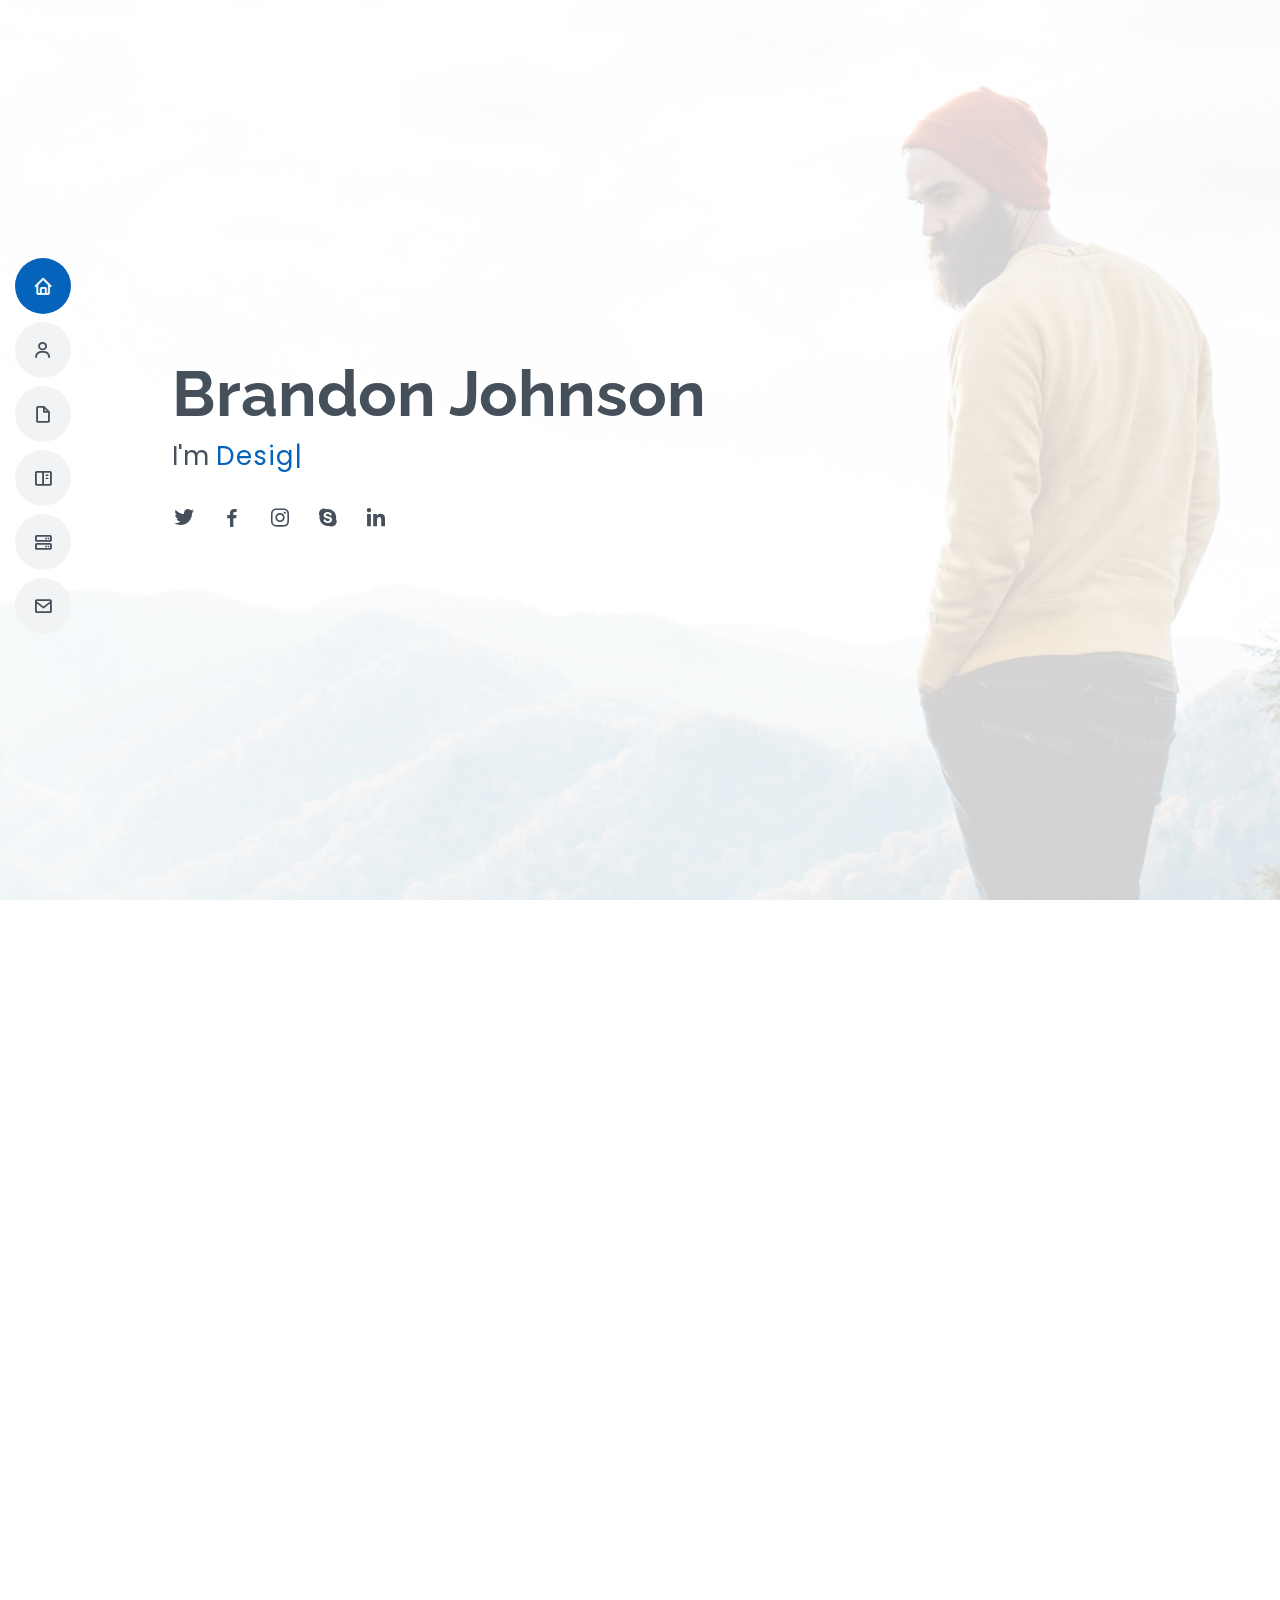
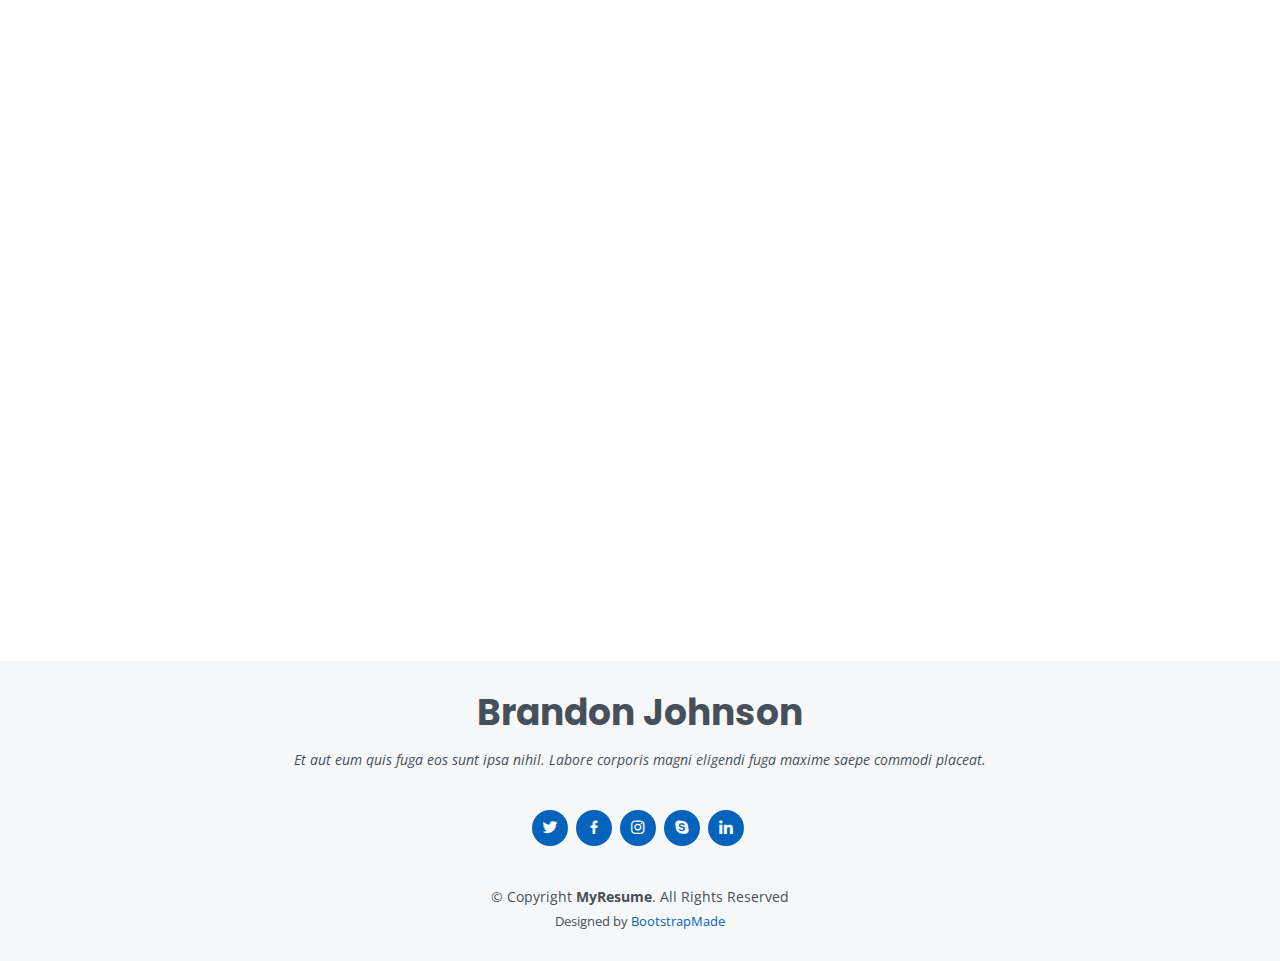
<file: demo/index.html>
<!DOCTYPE html>
<html lang="en">

<head>
  <meta charset="utf-8">
  <meta content="width=device-width, initial-scale=1.0" name="viewport">

  <title>MyResume Bootstrap Template - Index</title>
  <meta content="" name="description">
  <meta content="" name="keywords">

  <!-- Favicons -->
  <link href="assets/img/favicon.png" rel="icon">
  <link href="assets/img/apple-touch-icon.png" rel="apple-touch-icon">

  <!-- Google Fonts -->
  <link href="https://fonts.googleapis.com/css?family=Open+Sans:300,300i,400,400i,600,600i,700,700i|Raleway:300,300i,400,400i,500,500i,600,600i,700,700i|Poppins:300,300i,400,400i,500,500i,600,600i,700,700i" rel="stylesheet">

  <!-- Vendor CSS Files -->
  <link href="assets/vendor/aos/aos.css" rel="stylesheet">
  <link href="assets/vendor/bootstrap/css/bootstrap.min.css" rel="stylesheet">
  <link href="assets/vendor/bootstrap-icons/bootstrap-icons.css" rel="stylesheet">
  <link href="assets/vendor/boxicons/css/boxicons.min.css" rel="stylesheet">
  <link href="assets/vendor/glightbox/css/glightbox.min.css" rel="stylesheet">
  <link href="assets/vendor/swiper/swiper-bundle.min.css" rel="stylesheet">

  <!-- Template Main CSS File -->
  <link href="assets/css/style.css" rel="stylesheet">

  <!-- =======================================================
  * Template Name: MyResume - v4.7.0
  * Template URL: https://bootstrapmade.com/free-html-bootstrap-template-my-resume/
  * Author: BootstrapMade.com
  * License: https://bootstrapmade.com/license/
  ======================================================== -->
</head>

<body>

  <!-- ======= Mobile nav toggle button ======= -->
  <!-- <button type="button" class="mobile-nav-toggle d-xl-none"><i class="bi bi-list mobile-nav-toggle"></i></button> -->
  <i class="bi bi-list mobile-nav-toggle d-xl-none"></i>
  <!-- ======= Header ======= -->
  <header id="header" class="d-flex flex-column justify-content-center">

    <nav id="navbar" class="navbar nav-menu">
      <ul>
        <li><a href="#hero" class="nav-link scrollto active"><i class="bx bx-home"></i> <span>Home</span></a></li>
        <li><a href="#about" class="nav-link scrollto"><i class="bx bx-user"></i> <span>About</span></a></li>
        <li><a href="#resume" class="nav-link scrollto"><i class="bx bx-file-blank"></i> <span>Resume</span></a></li>
        <li><a href="#portfolio" class="nav-link scrollto"><i class="bx bx-book-content"></i> <span>Portfolio</span></a></li>
        <li><a href="#services" class="nav-link scrollto"><i class="bx bx-server"></i> <span>Services</span></a></li>
        <li><a href="#contact" class="nav-link scrollto"><i class="bx bx-envelope"></i> <span>Contact</span></a></li>
      </ul>
    </nav><!-- .nav-menu -->

  </header><!-- End Header -->

  <!-- ======= Hero Section ======= -->
  <section id="hero" class="d-flex flex-column justify-content-center">
    <div class="container" data-aos="zoom-in" data-aos-delay="100">
      <h1>Brandon Johnson</h1>
      <p>I'm <span class="typed" data-typed-items="Designer, Developer, Freelancer, Photographer"></span></p>
      <div class="social-links">
        <a href="#" class="twitter"><i class="bx bxl-twitter"></i></a>
        <a href="#" class="facebook"><i class="bx bxl-facebook"></i></a>
        <a href="#" class="instagram"><i class="bx bxl-instagram"></i></a>
        <a href="#" class="google-plus"><i class="bx bxl-skype"></i></a>
        <a href="#" class="linkedin"><i class="bx bxl-linkedin"></i></a>
      </div>
    </div>
  </section><!-- End Hero -->

  <main id="main">

    <!-- ======= About Section ======= -->
    <section id="about" class="about">
      <div class="container" data-aos="fade-up">

        <div class="section-title">
          <h2>About</h2>
          <p>Magnam dolores commodi suscipit. Necessitatibus eius consequatur ex aliquid fuga eum quidem. Sit sint consectetur velit. Quisquam quos quisquam cupiditate. Et nemo qui impedit suscipit alias ea. Quia fugiat sit in iste officiis commodi quidem hic quas.</p>
        </div>

        <div class="row">
          <div class="col-lg-4">
            <img src="assets/img/profile-img.jpg" class="img-fluid" alt="">
          </div>
          <div class="col-lg-8 pt-4 pt-lg-0 content">
            <h3>UI/UX Designer &amp; Web Developer.</h3>
            <p class="fst-italic">
              Lorem ipsum dolor sit amet, consectetur adipiscing elit, sed do eiusmod tempor incididunt ut labore et dolore
              magna aliqua.
            </p>
            <div class="row">
              <div class="col-lg-6">
                <ul>
                  <li><i class="bi bi-chevron-right"></i> <strong>Birthday:</strong> <span>1 May 1995</span></li>
                  <li><i class="bi bi-chevron-right"></i> <strong>Website:</strong> <span>www.example.com</span></li>
                  <li><i class="bi bi-chevron-right"></i> <strong>Phone:</strong> <span>+123 456 7890</span></li>
                  <li><i class="bi bi-chevron-right"></i> <strong>City:</strong> <span>New York, USA</span></li>
                </ul>
              </div>
              <div class="col-lg-6">
                <ul>
                  <li><i class="bi bi-chevron-right"></i> <strong>Age:</strong> <span>30</span></li>
                  <li><i class="bi bi-chevron-right"></i> <strong>Degree:</strong> <span>Master</span></li>
                  <li><i class="bi bi-chevron-right"></i> <strong>PhEmailone:</strong> <span>email@example.com</span></li>
                  <li><i class="bi bi-chevron-right"></i> <strong>Freelance:</strong> <span>Available</span></li>
                </ul>
              </div>
            </div>
            <p>
              Officiis eligendi itaque labore et dolorum mollitia officiis optio vero. Quisquam sunt adipisci omnis et ut. Nulla accusantium dolor incidunt officia tempore. Et eius omnis.
              Cupiditate ut dicta maxime officiis quidem quia. Sed et consectetur qui quia repellendus itaque neque. Aliquid amet quidem ut quaerat cupiditate. Ab et eum qui repellendus omnis culpa magni laudantium dolores.
            </p>
          </div>
        </div>

      </div>
    </section><!-- End About Section -->

    <!-- ======= Facts Section ======= -->
    <section id="facts" class="facts">
      <div class="container" data-aos="fade-up">

        <div class="section-title">
          <h2>Facts</h2>
          <p>Magnam dolores commodi suscipit. Necessitatibus eius consequatur ex aliquid fuga eum quidem. Sit sint consectetur velit. Quisquam quos quisquam cupiditate. Et nemo qui impedit suscipit alias ea. Quia fugiat sit in iste officiis commodi quidem hic quas.</p>
        </div>

        <div class="row">

          <div class="col-lg-3 col-md-6">
            <div class="count-box">
              <i class="bi bi-emoji-smile"></i>
              <span data-purecounter-start="0" data-purecounter-end="232" data-purecounter-duration="1" class="purecounter"></span>
              <p>Happy Clients</p>
            </div>
          </div>

          <div class="col-lg-3 col-md-6 mt-5 mt-md-0">
            <div class="count-box">
              <i class="bi bi-journal-richtext"></i>
              <span data-purecounter-start="0" data-purecounter-end="521" data-purecounter-duration="1" class="purecounter"></span>
              <p>Projects</p>
            </div>
          </div>

          <div class="col-lg-3 col-md-6 mt-5 mt-lg-0">
            <div class="count-box">
              <i class="bi bi-headset"></i>
              <span data-purecounter-start="0" data-purecounter-end="1463" data-purecounter-duration="1" class="purecounter"></span>
              <p>Hours Of Support</p>
            </div>
          </div>

          <div class="col-lg-3 col-md-6 mt-5 mt-lg-0">
            <div class="count-box">
              <i class="bi bi-award"></i>
              <span data-purecounter-start="0" data-purecounter-end="25" data-purecounter-duration="1" class="purecounter"></span>
              <p>Awards</p>
            </div>
          </div>

        </div>

      </div>
    </section><!-- End Facts Section -->

    <!-- ======= Skills Section ======= -->
    <section id="skills" class="skills section-bg">
      <div class="container" data-aos="fade-up">

        <div class="section-title">
          <h2>Skills</h2>
          <p>Magnam dolores commodi suscipit. Necessitatibus eius consequatur ex aliquid fuga eum quidem. Sit sint consectetur velit. Quisquam quos quisquam cupiditate. Et nemo qui impedit suscipit alias ea. Quia fugiat sit in iste officiis commodi quidem hic quas.</p>
        </div>

        <div class="row skills-content">

          <div class="col-lg-6">

            <div class="progress">
              <span class="skill">HTML <i class="val">100%</i></span>
              <div class="progress-bar-wrap">
                <div class="progress-bar" role="progressbar" aria-valuenow="100" aria-valuemin="0" aria-valuemax="100"></div>
              </div>
            </div>

            <div class="progress">
              <span class="skill">CSS <i class="val">90%</i></span>
              <div class="progress-bar-wrap">
                <div class="progress-bar" role="progressbar" aria-valuenow="90" aria-valuemin="0" aria-valuemax="100"></div>
              </div>
            </div>

            <div class="progress">
              <span class="skill">JavaScript <i class="val">75%</i></span>
              <div class="progress-bar-wrap">
                <div class="progress-bar" role="progressbar" aria-valuenow="75" aria-valuemin="0" aria-valuemax="100"></div>
              </div>
            </div>

          </div>

          <div class="col-lg-6">

            <div class="progress">
              <span class="skill">PHP <i class="val">80%</i></span>
              <div class="progress-bar-wrap">
                <div class="progress-bar" role="progressbar" aria-valuenow="80" aria-valuemin="0" aria-valuemax="100"></div>
              </div>
            </div>

            <div class="progress">
              <span class="skill">WordPress/CMS <i class="val">90%</i></span>
              <div class="progress-bar-wrap">
                <div class="progress-bar" role="progressbar" aria-valuenow="90" aria-valuemin="0" aria-valuemax="100"></div>
              </div>
            </div>

            <div class="progress">
              <span class="skill">Photoshop <i class="val">55%</i></span>
              <div class="progress-bar-wrap">
                <div class="progress-bar" role="progressbar" aria-valuenow="55" aria-valuemin="0" aria-valuemax="100"></div>
              </div>
            </div>

          </div>

        </div>

      </div>
    </section><!-- End Skills Section -->

    <!-- ======= Resume Section ======= -->
    <section id="resume" class="resume">
      <div class="container" data-aos="fade-up">

        <div class="section-title">
          <h2>Resume</h2>
          <p>Magnam dolores commodi suscipit. Necessitatibus eius consequatur ex aliquid fuga eum quidem. Sit sint consectetur velit. Quisquam quos quisquam cupiditate. Et nemo qui impedit suscipit alias ea. Quia fugiat sit in iste officiis commodi quidem hic quas.</p>
        </div>

        <div class="row">
          <div class="col-lg-6">
            <h3 class="resume-title">Sumary</h3>
            <div class="resume-item pb-0">
              <h4>Brandon Johnson</h4>
              <p><em>Innovative and deadline-driven Graphic Designer with 3+ years of experience designing and developing user-centered digital/print marketing material from initial concept to final, polished deliverable.</em></p>
              <ul>
                <li>Portland par 127,Orlando, FL</li>
                <li>(123) 456-7891</li>
                <li>alice.barkley@example.com</li>
              </ul>
            </div>

            <h3 class="resume-title">Education</h3>
            <div class="resume-item">
              <h4>Master of Fine Arts &amp; Graphic Design</h4>
              <h5>2015 - 2016</h5>
              <p><em>Rochester Institute of Technology, Rochester, NY</em></p>
              <p>Qui deserunt veniam. Et sed aliquam labore tempore sed quisquam iusto autem sit. Ea vero voluptatum qui ut dignissimos deleniti nerada porti sand markend</p>
            </div>
            <div class="resume-item">
              <h4>Bachelor of Fine Arts &amp; Graphic Design</h4>
              <h5>2010 - 2014</h5>
              <p><em>Rochester Institute of Technology, Rochester, NY</em></p>
              <p>Quia nobis sequi est occaecati aut. Repudiandae et iusto quae reiciendis et quis Eius vel ratione eius unde vitae rerum voluptates asperiores voluptatem Earum molestiae consequatur neque etlon sader mart dila</p>
            </div>
          </div>
          <div class="col-lg-6">
            <h3 class="resume-title">Professional Experience</h3>
            <div class="resume-item">
              <h4>Senior graphic design specialist</h4>
              <h5>2019 - Present</h5>
              <p><em>Experion, New York, NY </em></p>
              <ul>
                <li>Lead in the design, development, and implementation of the graphic, layout, and production communication materials</li>
                <li>Delegate tasks to the 7 members of the design team and provide counsel on all aspects of the project. </li>
                <li>Supervise the assessment of all graphic materials in order to ensure quality and accuracy of the design</li>
                <li>Oversee the efficient use of production project budgets ranging from $2,000 - $25,000</li>
              </ul>
            </div>
            <div class="resume-item">
              <h4>Graphic design specialist</h4>
              <h5>2017 - 2018</h5>
              <p><em>Stepping Stone Advertising, New York, NY</em></p>
              <ul>
                <li>Developed numerous marketing programs (logos, brochures,infographics, presentations, and advertisements).</li>
                <li>Managed up to 5 projects or tasks at a given time while under pressure</li>
                <li>Recommended and consulted with clients on the most appropriate graphic design</li>
                <li>Created 4+ design presentations and proposals a month for clients and account managers</li>
              </ul>
            </div>
          </div>
        </div>

      </div>
    </section><!-- End Resume Section -->

    <!-- ======= Portfolio Section ======= -->
    <section id="portfolio" class="portfolio section-bg">
      <div class="container" data-aos="fade-up">

        <div class="section-title">
          <h2>Portfolio</h2>
          <p>Magnam dolores commodi suscipit. Necessitatibus eius consequatur ex aliquid fuga eum quidem. Sit sint consectetur velit. Quisquam quos quisquam cupiditate. Et nemo qui impedit suscipit alias ea. Quia fugiat sit in iste officiis commodi quidem hic quas.</p>
        </div>

        <div class="row">
          <div class="col-lg-12 d-flex justify-content-center" data-aos="fade-up" data-aos-delay="100">
            <ul id="portfolio-flters">
              <li data-filter="*" class="filter-active">All</li>
              <li data-filter=".filter-app">App</li>
              <li data-filter=".filter-card">Card</li>
              <li data-filter=".filter-web">Web</li>
            </ul>
          </div>
        </div>

        <div class="row portfolio-container" data-aos="fade-up" data-aos-delay="200">

          <div class="col-lg-4 col-md-6 portfolio-item filter-app">
            <div class="portfolio-wrap">
              <img src="assets/img/portfolio/portfolio-1.jpg" class="img-fluid" alt="">
              <div class="portfolio-info">
                <h4>App 1</h4>
                <p>App</p>
                <div class="portfolio-links">
                  <a href="assets/img/portfolio/portfolio-1.jpg" data-gallery="portfolioGallery" class="portfolio-lightbox" title="App 1"><i class="bx bx-plus"></i></a>
                  <a href="portfolio-details.html" class="portfolio-details-lightbox" data-glightbox="type: external" title="Portfolio Details"><i class="bx bx-link"></i></a>
                </div>
              </div>
            </div>
          </div>

          <div class="col-lg-4 col-md-6 portfolio-item filter-web">
            <div class="portfolio-wrap">
              <img src="assets/img/portfolio/portfolio-2.jpg" class="img-fluid" alt="">
              <div class="portfolio-info">
                <h4>Web 3</h4>
                <p>Web</p>
                <div class="portfolio-links">
                  <a href="assets/img/portfolio/portfolio-2.jpg" data-gallery="portfolioGallery" class="portfolio-lightbox" title="Web 3"><i class="bx bx-plus"></i></a>
                  <a href="portfolio-details.html" class="portfolio-details-lightbox" data-glightbox="type: external" title="Portfolio Details"><i class="bx bx-link"></i></a>
                </div>
              </div>
            </div>
          </div>

          <div class="col-lg-4 col-md-6 portfolio-item filter-app">
            <div class="portfolio-wrap">
              <img src="assets/img/portfolio/portfolio-3.jpg" class="img-fluid" alt="">
              <div class="portfolio-info">
                <h4>App 2</h4>
                <p>App</p>
                <div class="portfolio-links">
                  <a href="assets/img/portfolio/portfolio-3.jpg" data-gallery="portfolioGallery" class="portfolio-lightbox" title="App 2"><i class="bx bx-plus"></i></a>
                  <a href="portfolio-details.html" class="portfolio-details-lightbox" data-glightbox="type: external" title="Portfolio Details"><i class="bx bx-link"></i></a>
                </div>
              </div>
            </div>
          </div>

          <div class="col-lg-4 col-md-6 portfolio-item filter-card">
            <div class="portfolio-wrap">
              <img src="assets/img/portfolio/portfolio-4.jpg" class="img-fluid" alt="">
              <div class="portfolio-info">
                <h4>Card 2</h4>
                <p>Card</p>
                <div class="portfolio-links">
                  <a href="assets/img/portfolio/portfolio-4.jpg" data-gallery="portfolioGallery" class="portfolio-lightbox" title="Card 2"><i class="bx bx-plus"></i></a>
                  <a href="portfolio-details.html" class="portfolio-details-lightbox" data-glightbox="type: external" title="Portfolio Details"><i class="bx bx-link"></i></a>
                </div>
              </div>
            </div>
          </div>

          <div class="col-lg-4 col-md-6 portfolio-item filter-web">
            <div class="portfolio-wrap">
              <img src="assets/img/portfolio/portfolio-5.jpg" class="img-fluid" alt="">
              <div class="portfolio-info">
                <h4>Web 2</h4>
                <p>Web</p>
                <div class="portfolio-links">
                  <a href="assets/img/portfolio/portfolio-5.jpg" data-gallery="portfolioGallery" class="portfolio-lightbox" title="Web 2"><i class="bx bx-plus"></i></a>
                  <a href="portfolio-details.html" class="portfolio-details-lightbox" data-glightbox="type: external" title="Portfolio Details"><i class="bx bx-link"></i></a>
                </div>
              </div>
            </div>
          </div>

          <div class="col-lg-4 col-md-6 portfolio-item filter-app">
            <div class="portfolio-wrap">
              <img src="assets/img/portfolio/portfolio-6.jpg" class="img-fluid" alt="">
              <div class="portfolio-info">
                <h4>App 3</h4>
                <p>App</p>
                <div class="portfolio-links">
                  <a href="assets/img/portfolio/portfolio-6.jpg" data-gallery="portfolioGallery" class="portfolio-lightbox" title="App 3"><i class="bx bx-plus"></i></a>
                  <a href="portfolio-details.html" class="portfolio-details-lightbox" data-glightbox="type: external" title="Portfolio Details"><i class="bx bx-link"></i></a>
                </div>
              </div>
            </div>
          </div>

          <div class="col-lg-4 col-md-6 portfolio-item filter-card">
            <div class="portfolio-wrap">
              <img src="assets/img/portfolio/portfolio-7.jpg" class="img-fluid" alt="">
              <div class="portfolio-info">
                <h4>Card 1</h4>
                <p>Card</p>
                <div class="portfolio-links">
                  <a href="assets/img/portfolio/portfolio-7.jpg" data-gallery="portfolioGallery" class="portfolio-lightbox" title="Card 1"><i class="bx bx-plus"></i></a>
                  <a href="portfolio-details.html" class="portfolio-details-lightbox" data-glightbox="type: external" title="Portfolio Details"><i class="bx bx-link"></i></a>
                </div>
              </div>
            </div>
          </div>

          <div class="col-lg-4 col-md-6 portfolio-item filter-card">
            <div class="portfolio-wrap">
              <img src="assets/img/portfolio/portfolio-8.jpg" class="img-fluid" alt="">
              <div class="portfolio-info">
                <h4>Card 3</h4>
                <p>Card</p>
                <div class="portfolio-links">
                  <a href="assets/img/portfolio/portfolio-8.jpg" data-gallery="portfolioGallery" class="portfolio-lightbox" title="Card 3"><i class="bx bx-plus"></i></a>
                  <a href="portfolio-details.html" class="portfolio-details-lightbox" data-glightbox="type: external" title="Portfolio Details"><i class="bx bx-link"></i></a>
                </div>
              </div>
            </div>
          </div>

          <div class="col-lg-4 col-md-6 portfolio-item filter-web">
            <div class="portfolio-wrap">
              <img src="assets/img/portfolio/portfolio-9.jpg" class="img-fluid" alt="">
              <div class="portfolio-info">
                <h4>Web 3</h4>
                <p>Web</p>
                <div class="portfolio-links">
                  <a href="assets/img/portfolio/portfolio-9.jpg" data-gallery="portfolioGallery" class="portfolio-lightbox" title="Web 3"><i class="bx bx-plus"></i></a>
                  <a href="portfolio-details.html" class="portfolio-details-lightbox" data-glightbox="type: external" title="Portfolio Details"><i class="bx bx-link"></i></a>
                </div>
              </div>
            </div>
          </div>

        </div>

      </div>
    </section><!-- End Portfolio Section -->

    <!-- ======= Services Section ======= -->
    <section id="services" class="services">
      <div class="container" data-aos="fade-up">

        <div class="section-title">
          <h2>Services</h2>
          <p>Magnam dolores commodi suscipit. Necessitatibus eius consequatur ex aliquid fuga eum quidem. Sit sint consectetur velit. Quisquam quos quisquam cupiditate. Et nemo qui impedit suscipit alias ea. Quia fugiat sit in iste officiis commodi quidem hic quas.</p>
        </div>

        <div class="row">

          <div class="col-lg-4 col-md-6 d-flex align-items-stretch" data-aos="zoom-in" data-aos-delay="100">
            <div class="icon-box iconbox-blue">
              <div class="icon">
                <svg width="100" height="100" viewBox="0 0 600 600" xmlns="http://www.w3.org/2000/svg">
                  <path stroke="none" stroke-width="0" fill="#f5f5f5" d="M300,521.0016835830174C376.1290562159157,517.8887921683347,466.0731472004068,529.7835943286574,510.70327084640275,468.03025145048787C554.3714126377745,407.6079735673963,508.03601936045806,328.9844924480964,491.2728898941984,256.3432110539036C474.5976632858925,184.082847569629,479.9380746630129,96.60480741107993,416.23090153303,58.64404602377083C348.86323505073057,18.502131276798302,261.93793281208167,40.57373210992963,193.5410806939664,78.93577620505333C130.42746243093433,114.334589627462,98.30271207620316,179.96522072025542,76.75703585869454,249.04625023123273C51.97151888228291,328.5150500222984,13.704378332031375,421.85034740162234,66.52175969318436,486.19268352777647C119.04800174914682,550.1803526380478,217.28368757567262,524.383925680826,300,521.0016835830174"></path>
                </svg>
                <i class="bx bxl-dribbble"></i>
              </div>
              <h4><a href="">Lorem Ipsum</a></h4>
              <p>Voluptatum deleniti atque corrupti quos dolores et quas molestias excepturi</p>
            </div>
          </div>

          <div class="col-lg-4 col-md-6 d-flex align-items-stretch mt-4 mt-md-0" data-aos="zoom-in" data-aos-delay="200">
            <div class="icon-box iconbox-orange ">
              <div class="icon">
                <svg width="100" height="100" viewBox="0 0 600 600" xmlns="http://www.w3.org/2000/svg">
                  <path stroke="none" stroke-width="0" fill="#f5f5f5" d="M300,582.0697525312426C382.5290701553225,586.8405444964366,449.9789794690241,525.3245884688669,502.5850820975895,461.55621195738473C556.606425686781,396.0723002908107,615.8543463187945,314.28637112970534,586.6730223649479,234.56875336149918C558.9533121215079,158.8439757836574,454.9685369536778,164.00468322053177,381.49747125262974,130.76875717737553C312.15926192815925,99.40240125094834,248.97055460311594,18.661163978235184,179.8680185752513,50.54337015887873C110.5421016452524,82.52863877960104,119.82277516462835,180.83849132639028,109.12597500060166,256.43424936330496C100.08760227029461,320.3096726198365,92.17705696193138,384.0621239912766,124.79988738764834,439.7174275375508C164.83382741302287,508.01625554203684,220.96474134820875,577.5009287672846,300,582.0697525312426"></path>
                </svg>
                <i class="bx bx-file"></i>
              </div>
              <h4><a href="">Sed Perspiciatis</a></h4>
              <p>Duis aute irure dolor in reprehenderit in voluptate velit esse cillum dolore</p>
            </div>
          </div>

          <div class="col-lg-4 col-md-6 d-flex align-items-stretch mt-4 mt-lg-0" data-aos="zoom-in" data-aos-delay="300">
            <div class="icon-box iconbox-pink">
              <div class="icon">
                <svg width="100" height="100" viewBox="0 0 600 600" xmlns="http://www.w3.org/2000/svg">
                  <path stroke="none" stroke-width="0" fill="#f5f5f5" d="M300,541.5067337569781C382.14930387511276,545.0595476570109,479.8736841581634,548.3450877840088,526.4010558755058,480.5488172755941C571.5218469581645,414.80211281144784,517.5187510058486,332.0715597781072,496.52539010469104,255.14436215662573C477.37192572678356,184.95920475031193,473.57363656557914,105.61284051026155,413.0603344069578,65.22779650032875C343.27470386102294,18.654635553484475,251.2091493199835,5.337323636656869,175.0934190732945,40.62881213300186C97.87086631185822,76.43348514350839,51.98124368387456,156.15599469081315,36.44837278890362,239.84606092416172C21.716077023791087,319.22268207091537,43.775223500013084,401.1760424656574,96.891909868211,461.97329694683043C147.22146801428983,519.5804099606455,223.5754009179313,538.201503339737,300,541.5067337569781"></path>
                </svg>
                <i class="bx bx-tachometer"></i>
              </div>
              <h4><a href="">Magni Dolores</a></h4>
              <p>Excepteur sint occaecat cupidatat non proident, sunt in culpa qui officia</p>
            </div>
          </div>

          <div class="col-lg-4 col-md-6 d-flex align-items-stretch mt-4" data-aos="zoom-in" data-aos-delay="100">
            <div class="icon-box iconbox-yellow">
              <div class="icon">
                <svg width="100" height="100" viewBox="0 0 600 600" xmlns="http://www.w3.org/2000/svg">
                  <path stroke="none" stroke-width="0" fill="#f5f5f5" d="M300,503.46388370962813C374.79870501325706,506.71871716319447,464.8034551963731,527.1746412648533,510.4981551193396,467.86667711651364C555.9287308511215,408.9015244558933,512.6030010748507,327.5744911775523,490.211057578863,256.5855673507754C471.097692560561,195.9906835881958,447.69079081568157,138.11976852964426,395.19560036434837,102.3242989838813C329.3053358748298,57.3949838291264,248.02791733380457,8.279543830951368,175.87071277845988,42.242879143198664C103.41431057327972,76.34704239035025,93.79494320519305,170.9812938413882,81.28167332365135,250.07896920659033C70.17666984294237,320.27484674793965,64.84698225790005,396.69656628748305,111.28512138212992,450.4950937839243C156.20124167950087,502.5303643271138,231.32542653798444,500.4755392045468,300,503.46388370962813"></path>
                </svg>
                <i class="bx bx-layer"></i>
              </div>
              <h4><a href="">Nemo Enim</a></h4>
              <p>At vero eos et accusamus et iusto odio dignissimos ducimus qui blanditiis</p>
            </div>
          </div>

          <div class="col-lg-4 col-md-6 d-flex align-items-stretch mt-4" data-aos="zoom-in" data-aos-delay="200">
            <div class="icon-box iconbox-red">
              <div class="icon">
                <svg width="100" height="100" viewBox="0 0 600 600" xmlns="http://www.w3.org/2000/svg">
                  <path stroke="none" stroke-width="0" fill="#f5f5f5" d="M300,532.3542879108572C369.38199826031484,532.3153073249985,429.10787420159085,491.63046689027357,474.5244479745417,439.17860296908856C522.8885846962883,383.3225815378663,569.1668002868075,314.3205725914397,550.7432151929288,242.7694973846089C532.6665558377875,172.5657663291529,456.2379748765914,142.6223662098291,390.3689995646985,112.34683881706744C326.66090330228417,83.06452184765237,258.84405631176094,53.51806209861945,193.32584062364296,78.48882559362697C121.61183558270385,105.82097193414197,62.805066853699245,167.19869350419734,48.57481801355237,242.6138429142374C34.843463184063346,315.3850353017275,76.69343916112496,383.4422959591041,125.22947124332185,439.3748458443577C170.7312796277747,491.8107796887764,230.57421082200815,532.3932930995766,300,532.3542879108572"></path>
                </svg>
                <i class="bx bx-slideshow"></i>
              </div>
              <h4><a href="">Dele Cardo</a></h4>
              <p>Quis consequatur saepe eligendi voluptatem consequatur dolor consequuntur</p>
            </div>
          </div>

          <div class="col-lg-4 col-md-6 d-flex align-items-stretch mt-4" data-aos="zoom-in" data-aos-delay="300">
            <div class="icon-box iconbox-teal">
              <div class="icon">
                <svg width="100" height="100" viewBox="0 0 600 600" xmlns="http://www.w3.org/2000/svg">
                  <path stroke="none" stroke-width="0" fill="#f5f5f5" d="M300,566.797414625762C385.7384707136149,576.1784315230908,478.7894351017131,552.8928747891023,531.9192734346935,484.94944893311C584.6109503024035,417.5663521118492,582.489472248146,322.67544863468447,553.9536738515405,242.03673114598146C529.1557734026468,171.96086150256528,465.24506316201064,127.66468636344209,395.9583748389544,100.7403814666027C334.2173773831606,76.7482773500951,269.4350130405921,84.62216499799875,207.1952322260088,107.2889140133804C132.92018162631612,134.33871894543012,41.79353780512637,160.00259165414826,22.644507872594943,236.69541883565114C3.319112789854554,314.0945973066697,72.72355303640163,379.243833228382,124.04198916343866,440.3218312028393C172.9286146004772,498.5055451809895,224.45579914871206,558.5317968840102,300,566.797414625762"></path>
                </svg>
                <i class="bx bx-arch"></i>
              </div>
              <h4><a href="">Divera Don</a></h4>
              <p>Modi nostrum vel laborum. Porro fugit error sit minus sapiente sit aspernatur</p>
            </div>
          </div>

        </div>

      </div>
    </section><!-- End Services Section -->

    <!-- ======= Testimonials Section ======= -->
    <section id="testimonials" class="testimonials section-bg">
      <div class="container" data-aos="fade-up">

        <div class="section-title">
          <h2>Testimonials</h2>
        </div>

        <div class="testimonials-slider swiper" data-aos="fade-up" data-aos-delay="100">
          <div class="swiper-wrapper">

            <div class="swiper-slide">
              <div class="testimonial-item">
                <img src="assets/img/testimonials/testimonials-1.jpg" class="testimonial-img" alt="">
                <h3>Saul Goodman</h3>
                <h4>Ceo &amp; Founder</h4>
                <p>
                  <i class="bx bxs-quote-alt-left quote-icon-left"></i>
                  Proin iaculis purus consequat sem cure digni ssim donec porttitora entum suscipit rhoncus. Accusantium quam, ultricies eget id, aliquam eget nibh et. Maecen aliquam, risus at semper.
                  <i class="bx bxs-quote-alt-right quote-icon-right"></i>
                </p>
              </div>
            </div><!-- End testimonial item -->

            <div class="swiper-slide">
              <div class="testimonial-item">
                <img src="assets/img/testimonials/testimonials-2.jpg" class="testimonial-img" alt="">
                <h3>Sara Wilsson</h3>
                <h4>Designer</h4>
                <p>
                  <i class="bx bxs-quote-alt-left quote-icon-left"></i>
                  Export tempor illum tamen malis malis eram quae irure esse labore quem cillum quid cillum eram malis quorum velit fore eram velit sunt aliqua noster fugiat irure amet legam anim culpa.
                  <i class="bx bxs-quote-alt-right quote-icon-right"></i>
                </p>
              </div>
            </div><!-- End testimonial item -->

            <div class="swiper-slide">
              <div class="testimonial-item">
                <img src="assets/img/testimonials/testimonials-3.jpg" class="testimonial-img" alt="">
                <h3>Jena Karlis</h3>
                <h4>Store Owner</h4>
                <p>
                  <i class="bx bxs-quote-alt-left quote-icon-left"></i>
                  Enim nisi quem export duis labore cillum quae magna enim sint quorum nulla quem veniam duis minim tempor labore quem eram duis noster aute amet eram fore quis sint minim.
                  <i class="bx bxs-quote-alt-right quote-icon-right"></i>
                </p>
              </div>
            </div><!-- End testimonial item -->

            <div class="swiper-slide">
              <div class="testimonial-item">
                <img src="assets/img/testimonials/testimonials-4.jpg" class="testimonial-img" alt="">
                <h3>Matt Brandon</h3>
                <h4>Freelancer</h4>
                <p>
                  <i class="bx bxs-quote-alt-left quote-icon-left"></i>
                  Fugiat enim eram quae cillum dolore dolor amet nulla culpa multos export minim fugiat minim velit minim dolor enim duis veniam ipsum anim magna sunt elit fore quem dolore labore illum veniam.
                  <i class="bx bxs-quote-alt-right quote-icon-right"></i>
                </p>
              </div>
            </div><!-- End testimonial item -->

            <div class="swiper-slide">
              <div class="testimonial-item">
                <img src="assets/img/testimonials/testimonials-5.jpg" class="testimonial-img" alt="">
                <h3>John Larson</h3>
                <h4>Entrepreneur</h4>
                <p>
                  <i class="bx bxs-quote-alt-left quote-icon-left"></i>
                  Quis quorum aliqua sint quem legam fore sunt eram irure aliqua veniam tempor noster veniam enim culpa labore duis sunt culpa nulla illum cillum fugiat legam esse veniam culpa fore nisi cillum quid.
                  <i class="bx bxs-quote-alt-right quote-icon-right"></i>
                </p>
              </div>
            </div><!-- End testimonial item -->

          </div>
          <div class="swiper-pagination"></div>
        </div>

      </div>
    </section><!-- End Testimonials Section -->

    <!-- ======= Contact Section ======= -->
    <section id="contact" class="contact">
      <div class="container" data-aos="fade-up">

        <div class="section-title">
          <h2>Contact</h2>
        </div>

        <div class="row mt-1">

          <div class="col-lg-4">
            <div class="info">
              <div class="address">
                <i class="bi bi-geo-alt"></i>
                <h4>Location:</h4>
                <p>A108 Adam Street, New York, NY 535022</p>
              </div>

              <div class="email">
                <i class="bi bi-envelope"></i>
                <h4>Email:</h4>
                <p>info@example.com</p>
              </div>

              <div class="phone">
                <i class="bi bi-phone"></i>
                <h4>Call:</h4>
                <p>+1 5589 55488 55s</p>
              </div>

            </div>

          </div>

          <div class="col-lg-8 mt-5 mt-lg-0">

            <form action="forms/contact.php" method="post" role="form" class="php-email-form">
              <div class="row">
                <div class="col-md-6 form-group">
                  <input type="text" name="name" class="form-control" id="name" placeholder="Your Name" required>
                </div>
                <div class="col-md-6 form-group mt-3 mt-md-0">
                  <input type="email" class="form-control" name="email" id="email" placeholder="Your Email" required>
                </div>
              </div>
              <div class="form-group mt-3">
                <input type="text" class="form-control" name="subject" id="subject" placeholder="Subject" required>
              </div>
              <div class="form-group mt-3">
                <textarea class="form-control" name="message" rows="5" placeholder="Message" required></textarea>
              </div>
              <div class="my-3">
                <div class="loading">Loading</div>
                <div class="error-message"></div>
                <div class="sent-message">Your message has been sent. Thank you!</div>
              </div>
              <div class="text-center"><button type="submit">Send Message</button></div>
            </form>

          </div>

        </div>

      </div>
    </section><!-- End Contact Section -->

  </main><!-- End #main -->

  <!-- ======= Footer ======= -->
  <footer id="footer">
    <div class="container">
      <h3>Brandon Johnson</h3>
      <p>Et aut eum quis fuga eos sunt ipsa nihil. Labore corporis magni eligendi fuga maxime saepe commodi placeat.</p>
      <div class="social-links">
        <a href="#" class="twitter"><i class="bx bxl-twitter"></i></a>
        <a href="#" class="facebook"><i class="bx bxl-facebook"></i></a>
        <a href="#" class="instagram"><i class="bx bxl-instagram"></i></a>
        <a href="#" class="google-plus"><i class="bx bxl-skype"></i></a>
        <a href="#" class="linkedin"><i class="bx bxl-linkedin"></i></a>
      </div>
      <div class="copyright">
        &copy; Copyright <strong><span>MyResume</span></strong>. All Rights Reserved
      </div>
      <div class="credits">
        <!-- All the links in the footer should remain intact. -->
        <!-- You can delete the links only if you purchased the pro version. -->
        <!-- Licensing information: [license-url] -->
        <!-- Purchase the pro version with working PHP/AJAX contact form: https://bootstrapmade.com/free-html-bootstrap-template-my-resume/ -->
        Designed by <a href="https://bootstrapmade.com/">BootstrapMade</a>
      </div>
    </div>
  </footer><!-- End Footer -->

  <div id="preloader"></div>
  <a href="#" class="back-to-top d-flex align-items-center justify-content-center"><i class="bi bi-arrow-up-short"></i></a>

  <!-- Vendor JS Files -->
  <script src="assets/vendor/purecounter/purecounter.js"></script>
  <script src="assets/vendor/aos/aos.js"></script>
  <script src="assets/vendor/bootstrap/js/bootstrap.bundle.min.js"></script>
  <script src="assets/vendor/glightbox/js/glightbox.min.js"></script>
  <script src="assets/vendor/isotope-layout/isotope.pkgd.min.js"></script>
  <script src="assets/vendor/swiper/swiper-bundle.min.js"></script>
  <script src="assets/vendor/typed.js/typed.min.js"></script>
  <script src="assets/vendor/waypoints/noframework.waypoints.js"></script>
  <script src="assets/vendor/php-email-form/validate.js"></script>

  <!-- Template Main JS File -->
  <script src="assets/js/main.js"></script>

</body>

</html>
</file>
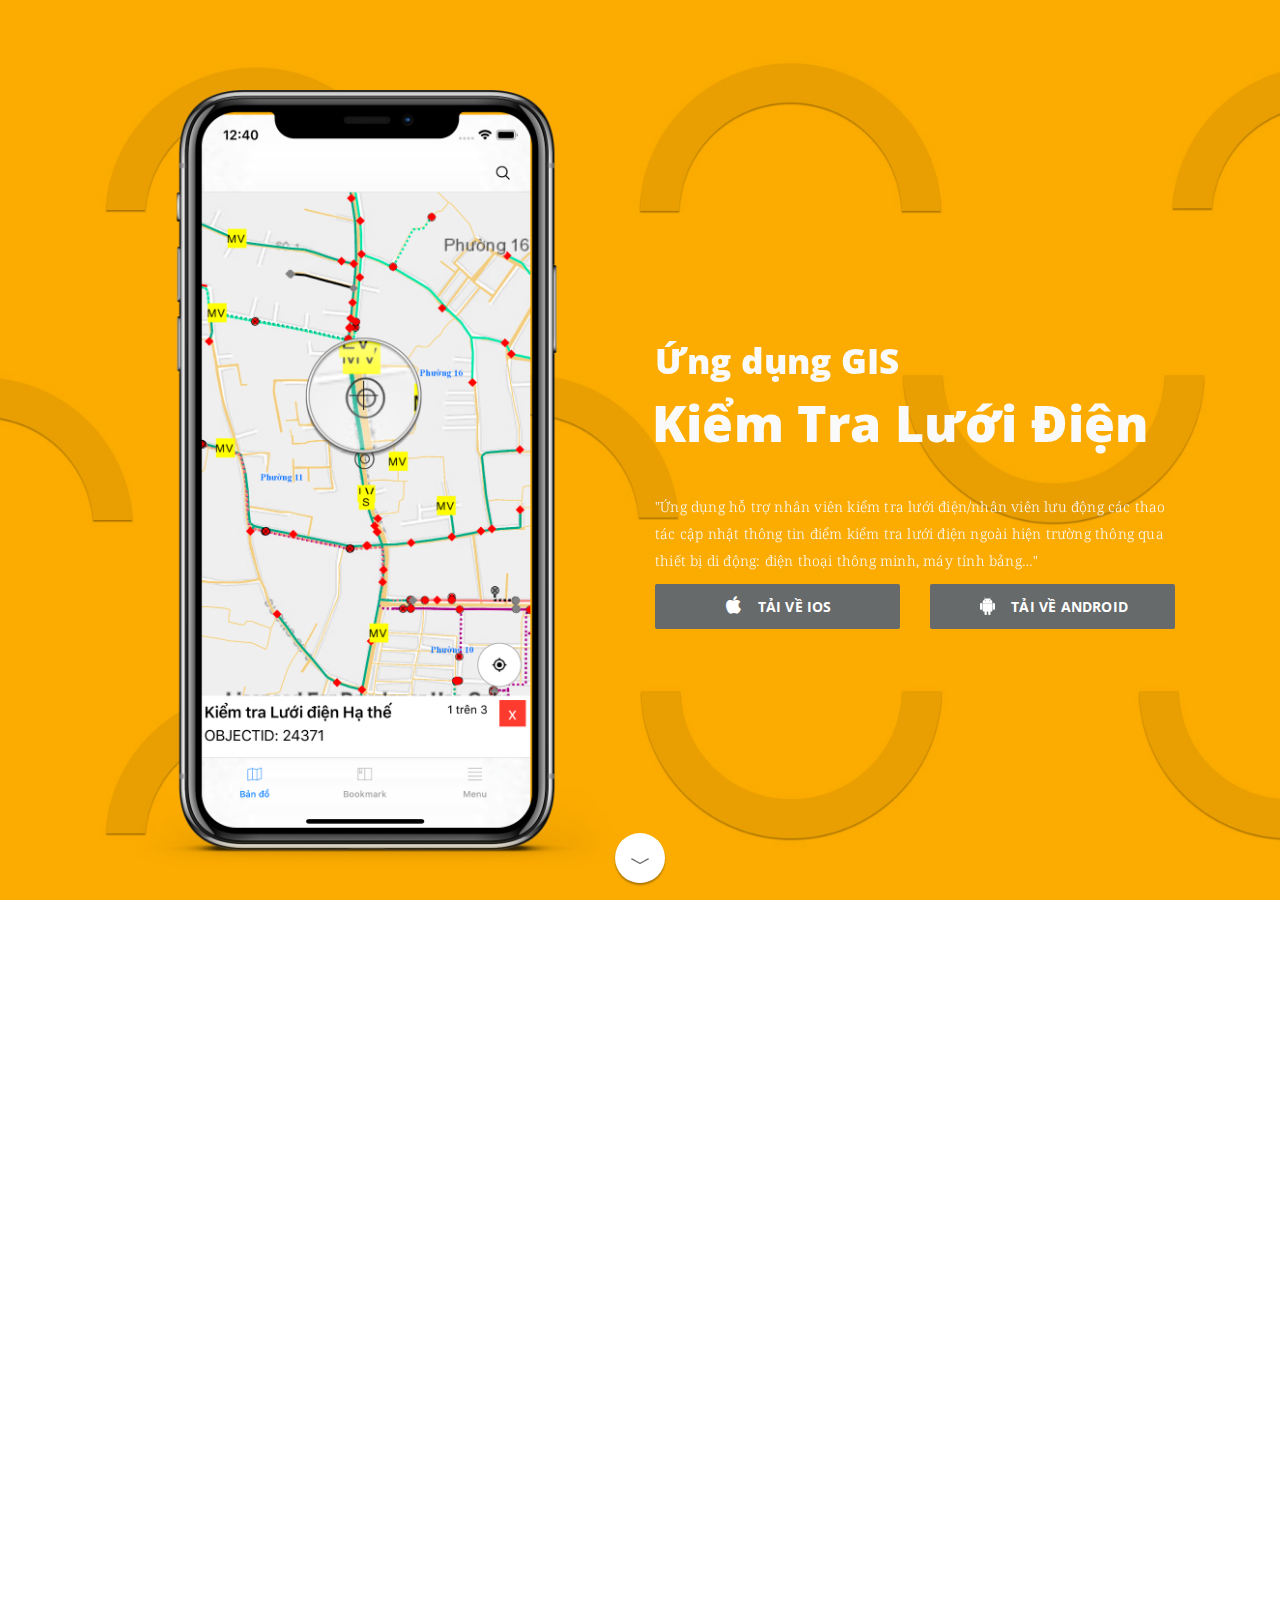
<file: download/index.html>
﻿<!DOCTYPE html>
<!--[if lt IE 10]> <html  lang="en" class="iex"> <![endif]-->
<!--[if (gt IE 10)|!(IE)]><!-->
<html lang="en">
<!--<![endif]-->

<head>
    <meta charset="utf-8">
    <meta http-equiv="X-UA-Compatible" content="IE=edge">
    <meta name="viewport" content="width=device-width, initial-scale=1">
    <title>EVNHCMCIT GIS</title>
    <meta name="description" content="Multipurpose fullPage and fullscreen HTML5 and CSS3 template based on the alvarotrigo.com's plugin.">
    <script src="scripts/jquery.min.js"></script>
    <link rel="stylesheet" href="scripts/bootstrap/css/bootstrap.css">
    <script src="scripts/script.js"></script>
    <link rel="stylesheet" href="style.css">
    <link rel="stylesheet" href="scripts/flexslider/flexslider.css">
    <link rel="stylesheet" href="scripts/jquery.fullPage.css">
    <link rel="stylesheet" href="scripts/magnific-popup.css">
    <link rel="stylesheet" href="css/animations.css">
    <link rel="stylesheet" href="css/content-box.css">
    <link rel="stylesheet" href='css/components.css'>
    <link rel="stylesheet" href='scripts/php/contact-form.css'>
    <link rel="stylesheet" href="skin.css">
    <link rel="icon" href="images/favicon.png">
    <!-- Extra optional content header -->
</head>

<body>
    <div id="preloader"></div>
    <nav class="fullpage-varrow varrow-circle">
        <div class="arrow down"><span>GO DOWN</span><i class="fa fa-angle-down"></i></div>
    </nav>
    <!-- <nav id="fullpage-menu" class="fullpage-menu white right">
        <ul>
            <li>
                <a><i class="im-smartphone-3"></i><span>Ứng dụng Kiểm tra lưới điện</span></a>
                <hr />
            </li>
            <li>
                <a><i class="im-smartphone-3"></i><span>Ứng dụng ArcGIS Explorer</span></a>
                <hr />
            </li>
        </ul>
    </nav> -->
    <div id="fullpage-main" data-offset="0">

        <!-- <div class="section white overlay-container" style="background-image:url('images/colors/bg-color-21.jpg');">
            <div class="container content box-middle">
                <div class="row vertical-row">
                    <div class="col-md-4">
                        <div class="flexslider slider nav-inner white" data-options="controlNav:false">
                            <ul class="slides">
                                <li>
                                    <img src="../assets/img/details/qlvttb-1.jpg" alt="" />
                                </li>
                            </ul>
                        </div>
                    </div>
                    <div class="col-md-8 text-left white" data-fullpage-anima="fade-right">
                        <h1 class="text-black text-l" style="color:rgb(1, 35, 171)">Ứng dụng GIS</h1>
                        <h1 class="text-black text-xl" style="color:rgb(201, 7, 7)">Ứng dụng Quản lý Vật tư thiết bị</h1>
                    </div>
                </div>
            </div>
        </div> -->

        <div class="section white overlay-container" id="ktld" style="background-image:url('images/colors/bg-color-1.jpg');">
            <div class="container content box-middle">
                <div class="row vertical-row">
                    <div class="col-md-6">
                        <img class="pull-right" data-fullpage-anima="fade-left" src="images/colors/phone-1.png" alt="" />
                    </div>
                    <div class="col-md-6 text-left white ">
                        <h1 class="text-black text-l">Ứng dụng GIS</h1>
                        <h1 class="text-black text-xl">Kiểm Tra Lưới Điện</h1>
                        <hr class="space m" />
                        <p class="font-2">
                            "Ứng dụng hỗ trợ nhân viên kiểm tra lưới điện/nhân viên lưu động các thao tác cập nhật thông tin điểm kiểm tra lưới điện ngoài hiện trường thông qua thiết bị di động: điện thoại thông minh, máy tính bảng…"
                        </p>
                        <div class="row">
                            <div class="col-md-6">
                                <a href="itms-apps://apps.apple.com/us/app/kiểm-tra-lưới-điện/id1498870539" class="btn btn-sm nav-justified white">
                                    <i class="fa fa-apple" aria-hidden="true"></i> Tải về iOS
                                </a>
                            </div>
                            <div class="col-md-6">
                                <a href="https://ktlddc.hcmpc.com.vn/download/Public/evn_ktld.apk" class="btn btn-sm nav-justified white">
                                    <i class="fa fa-android" aria-hidden="true"></i> Tải về Android
                                </a>
                            </div>
                        </div>
                    </div>
                </div>
            </div>
        </div>

        <div class="section white overlay-container" id="explorer" style="background-image:url('images/colors/bg-color-2.jpg');">
            <div class="container content box-middle">
                <div class="row vertical-row">
                    <div class="col-md-6">
                        <img class="pull-right" data-fullpage-anima="fade-left" src="images/colors/explorer-1.jpg" alt="" />
                    </div>
                    <div class="col-md-6 text-left white ">
                        <h1 class="text-black text-l">Ứng dụng</h1>
                        <h1 class="text-black text-xl">ArcGIS Explorer</h1>
                        <hr class="space m" />
                        <p class="font-2">
                            "Ứng dụng hỗ trợ nhân viên các thao tác xem thông tin lưới điện, tìm kiếm điện kế khách hàng, trạm và chỉ đường đi đến các đối tượng đó thông qua thiết bị di động: điện thoại thông minh, máy tính bảng…"
                        </p>
                        <div class="row">
                            <div class="col-md-6">
                                <a href="itms-apps://apps.apple.com/us/app/arcgis-explorer/id860708788" class="btn btn-sm nav-justified white">
                                    <i class="fa fa-apple" aria-hidden="true"></i> Tải về iOS
                                </a>
                            </div>
                            <div class="col-md-6">
                                <a href="https://play.google.com/store/apps/details?id=com.esri.explorer&hl=vi&gl=US" target="_blank" class="btn btn-sm nav-justified white">
                                    <i class="fa fa-android" aria-hidden="true"></i> Tải về Android
                                </a>
                            </div>
                        </div>
                    </div>
                </div>
            </div>
        </div>

    </div>
    <footer>
        <link rel="stylesheet" href="scripts/iconsmind/solid-icons.min.css">
        <script async src="scripts/bootstrap/js/bootstrap.min.js"></script>
        <script src="scripts/flexslider/jquery.flexslider-min.js"></script>
        <script src="scripts/jquery.fullPage.min.js"></script>
        <script src='scripts/jquery.slimscroll.min.js'></script>
        <script src="scripts/jquery.magnific-popup.min.js"></script>
        <script src="scripts/jquery.twbsPagination.min.js"></script>
        <script src='scripts/jquery.progress-counter.js'></script>
        <script src='scripts/jquery.tab-accordion.js'></script>
        <script src='scripts/php/contact-form.js'></script>
    </footer>
</body>

</html>
</file>
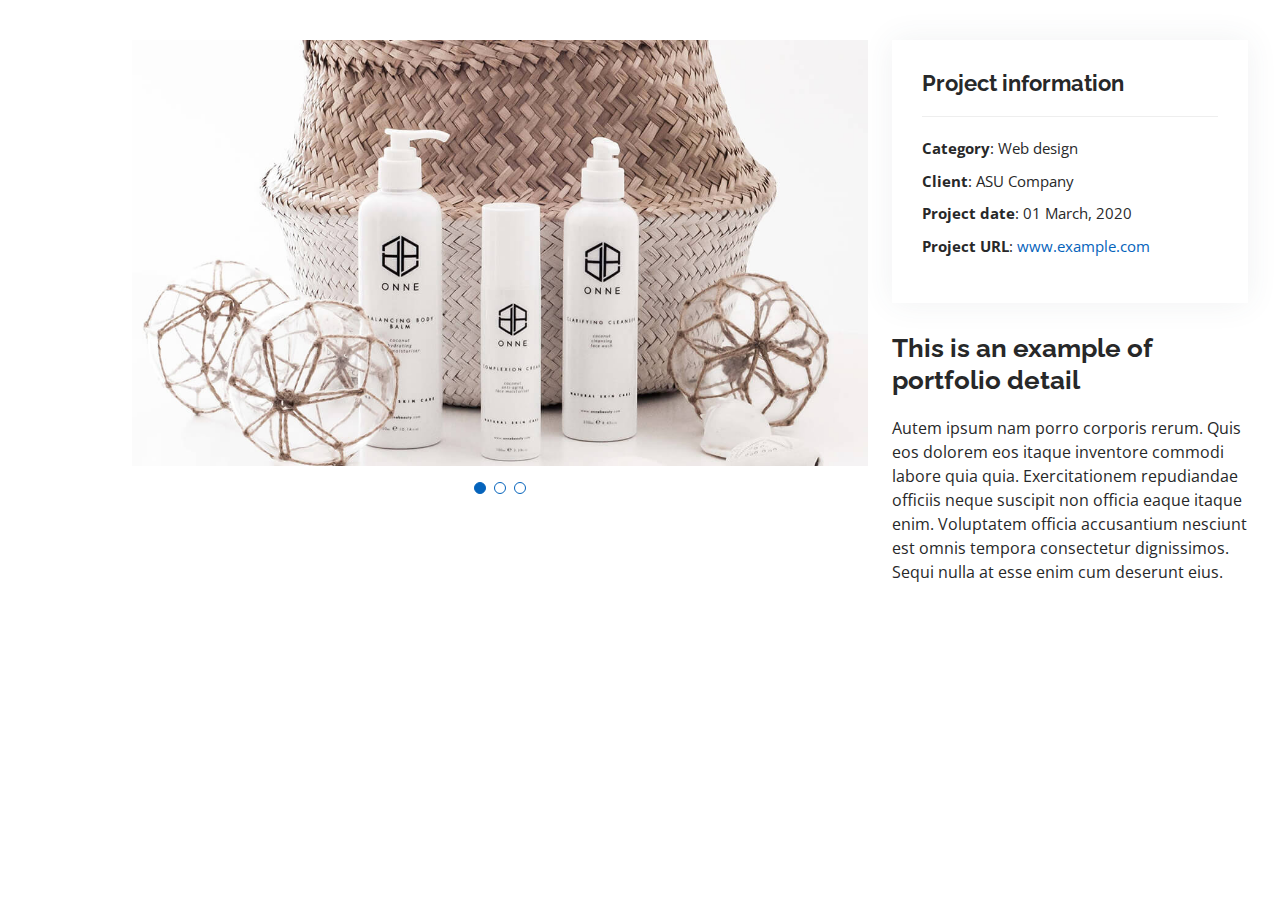
<file: portfolio-details.html>
<!DOCTYPE html>
<html lang="en">

<head>
  <meta charset="utf-8">
  <meta content="width=device-width, initial-scale=1.0" name="viewport">

  <title>Portfolio Details - Personal Bootstrap Template</title>
  <meta content="" name="description">
  <meta content="" name="keywords">

  <!-- Favicons -->
  <link href="assets/img/favicon.png" rel="icon">
  <link href="assets/img/apple-touch-icon.png" rel="apple-touch-icon">

  <!-- Google Fonts -->
  <link href="https://fonts.googleapis.com/css?family=Open+Sans:300,300i,400,400i,600,600i,700,700i|Raleway:300,300i,400,400i,500,500i,600,600i,700,700i|Poppins:300,300i,400,400i,500,500i,600,600i,700,700i" rel="stylesheet">

  <!-- Vendor CSS Files -->
  <link href="assets/vendor/aos/aos.css" rel="stylesheet">
  <link href="assets/vendor/bootstrap/css/bootstrap.min.css" rel="stylesheet">
  <link href="assets/vendor/bootstrap-icons/bootstrap-icons.css" rel="stylesheet">
  <link href="assets/vendor/boxicons/css/boxicons.min.css" rel="stylesheet">
  <link href="assets/vendor/glightbox/css/glightbox.min.css" rel="stylesheet">
  <link href="assets/vendor/swiper/swiper-bundle.min.css" rel="stylesheet">

  <!-- Template Main CSS File -->
  <link href="assets/css/style.css" rel="stylesheet">

  <!-- =======================================================
  * Template Name: MyResume - v4.7.0
  * Template URL: https://bootstrapmade.com/free-html-bootstrap-template-my-resume/
  * Author: BootstrapMade.com
  * License: https://bootstrapmade.com/license/
  ======================================================== -->
</head>

<body>

  <main id="main">

    <!-- ======= Portfolio Details Section ======= -->
    <section id="portfolio-details" class="portfolio-details">
      <div class="container">

        <div class="row gy-4">

          <div class="col-lg-8">
            <div class="portfolio-details-slider swiper">
              <div class="swiper-wrapper align-items-center">

                <div class="swiper-slide">
                  <img src="assets/img/portfolio/portfolio-details-1.jpg" alt="">
                </div>

                <div class="swiper-slide">
                  <img src="assets/img/portfolio/portfolio-details-2.jpg" alt="">
                </div>

                <div class="swiper-slide">
                  <img src="assets/img/portfolio/portfolio-details-3.jpg" alt="">
                </div>

              </div>
              <div class="swiper-pagination"></div>
            </div>
          </div>

          <div class="col-lg-4">
            <div class="portfolio-info">
              <h3>Project information</h3>
              <ul>
                <li><strong>Category</strong>: Web design</li>
                <li><strong>Client</strong>: ASU Company</li>
                <li><strong>Project date</strong>: 01 March, 2020</li>
                <li><strong>Project URL</strong>: <a href="#">www.example.com</a></li>
              </ul>
            </div>
            <div class="portfolio-description">
              <h2>This is an example of portfolio detail</h2>
              <p>
                Autem ipsum nam porro corporis rerum. Quis eos dolorem eos itaque inventore commodi labore quia quia. Exercitationem repudiandae officiis neque suscipit non officia eaque itaque enim. Voluptatem officia accusantium nesciunt est omnis tempora consectetur dignissimos. Sequi nulla at esse enim cum deserunt eius.
              </p>
            </div>
          </div>

        </div>

      </div>
    </section><!-- End Portfolio Details Section -->

  </main><!-- End #main -->

  <div id="preloader"></div>
  <a href="#" class="back-to-top d-flex align-items-center justify-content-center"><i class="bi bi-arrow-up-short"></i></a>

  <!-- Vendor JS Files -->
  <script src="assets/vendor/purecounter/purecounter.js"></script>
  <script src="assets/vendor/aos/aos.js"></script>
  <script src="assets/vendor/bootstrap/js/bootstrap.bundle.min.js"></script>
  <script src="assets/vendor/glightbox/js/glightbox.min.js"></script>
  <script src="assets/vendor/isotope-layout/isotope.pkgd.min.js"></script>
  <script src="assets/vendor/swiper/swiper-bundle.min.js"></script>
  <script src="assets/vendor/typed.js/typed.min.js"></script>
  <script src="assets/vendor/waypoints/noframework.waypoints.js"></script>
  <script src="assets/vendor/php-email-form/validate.js"></script>

  <!-- Template Main JS File -->
  <script src="assets/js/main.js"></script>

</body>

</html>
</file>
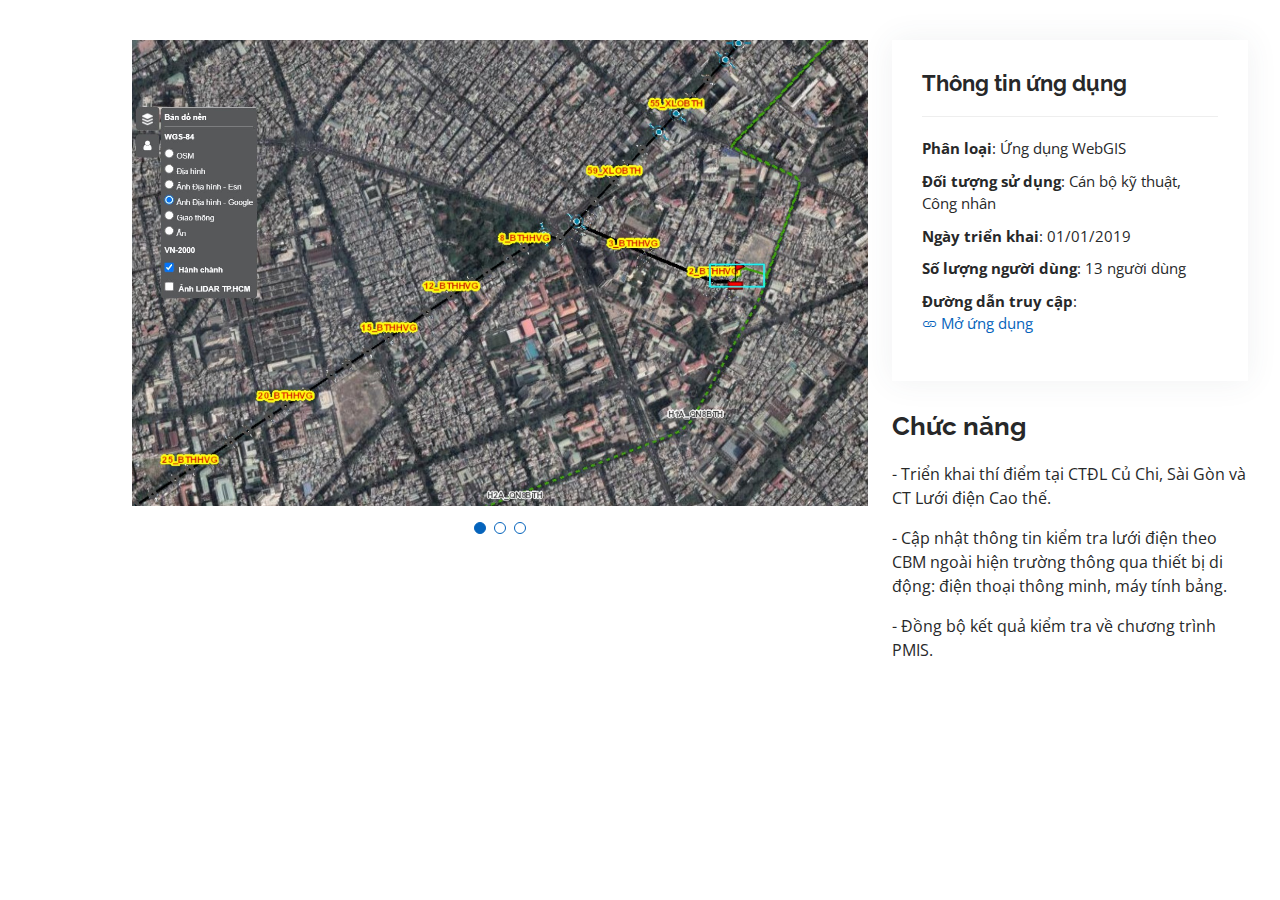
<file: application-detail/cbm.html>
<!DOCTYPE html>
<html lang="en">

<head>
    <meta charset="utf-8">
    <meta content="width=device-width, initial-scale=1.0" name="viewport">

    <title>Thông tin chi tiết</title>
    <meta content="" name="description">
    <meta content="" name="keywords">

    <!-- Favicons -->
    <link href="../assets/img/favicon.png" rel="icon">
    <link href="../assets/img/apple-touch-icon.png" rel="apple-touch-icon">

    <!-- Google Fonts -->
    <link href="https://fonts.googleapis.com/css?family=Open+Sans:300,300i,400,400i,600,600i,700,700i|Raleway:300,300i,400,400i,500,500i,600,600i,700,700i|Poppins:300,300i,400,400i,500,500i,600,600i,700,700i" rel="stylesheet">

    <!-- Vendor CSS Files -->
    <link href="../assets/vendor/aos/aos.css" rel="stylesheet">
    <link href="../assets/vendor/bootstrap/css/bootstrap.min.css" rel="stylesheet">
    <link href="../assets/vendor/bootstrap-icons/bootstrap-icons.css" rel="stylesheet">
    <link href="../assets/vendor/boxicons/css/boxicons.min.css" rel="stylesheet">
    <link href="../assets/vendor/glightbox/css/glightbox.min.css" rel="stylesheet">
    <link href="../assets/vendor/swiper/swiper-bundle.min.css" rel="stylesheet">

    <!-- Template Main CSS File -->
    <link href="../assets/css/style.css" rel="stylesheet">

</head>

<body>

    <main id="main">

        <!-- ======= Portfolio Details Section ======= -->
        <section id="portfolio-details" class="portfolio-details">
            <div class="container">

                <div class="row gy-4">

                    <div class="col-lg-8">
                        <div class="portfolio-details-slider swiper">
                            <div class="swiper-wrapper align-items-center">

                                <div class="swiper-slide">
                                    <img src="../assets/img/details/cbm-1.jpg" alt="">
                                </div>

                                <div class="swiper-slide">
                                    <img src="../assets/img/details/cbm-2.jpg" alt="">
                                </div>

                                <div class="swiper-slide">
                                    <img src="../assets/img/details/cbm-3.jpg" alt="">
                                </div>

                            </div>
                            <div class="swiper-pagination"></div>
                        </div>
                    </div>

                    <div class="col-lg-4">
                        <div class="portfolio-info">
                            <h3>Thông tin ứng dụng</h3>
                            <ul>
                                <li><strong>Phân loại</strong>: Ứng dụng WebGIS</li>
                                <li><strong>Đối tượng sử dụng</strong>: Cán bộ kỹ thuật, Công nhân</li>
                                <li><strong>Ngày triển khai</strong>: 01/01/2019</li>
                                <li><strong>Số lượng người dùng</strong>: 13 người dùng</li>
                                <li><strong>Đường dẫn truy cập</strong>:
                                </li>
                                <a href="https://gis.hcmpc.com.vn/cbm" target="_blank">
                                    <i class="bi bi-link" aria-hidden="true"></i> Mở ứng dụng
                                </a>
                            </ul>
                        </div>
                        <div class="portfolio-description">
                            <h2>Chức năng</h2>
                            <tbody>
                                <tr>
                                    <td>
                                        <p>- Triển khai thí điểm tại CTĐL Củ Chi, Sài Gòn và CT Lưới điện Cao thế.</p>
                                        <p>- Cập nhật thông tin kiểm tra lưới điện theo CBM ngoài hiện trường thông qua thiết bị di động: điện thoại thông minh, máy tính bảng.</p>
                                        <p>- Đồng bộ kết quả kiểm tra về chương trình PMIS.</p>
                                    </td>
                                </tr>
                            </tbody>
                        </div>
                    </div>

                </div>

            </div>
        </section>
        <!-- End Portfolio Details Section -->

    </main>
    <!-- End #main -->

    <div id="preloader"></div>
    <a href="#" class="back-to-top d-flex align-items-center justify-content-center"><i class="bi bi-arrow-up-short"></i></a>

    <!-- Vendor JS Files -->
    <script src="../assets/vendor/purecounter/purecounter.js"></script>
    <script src="../assets/vendor/aos/aos.js"></script>
    <script src="../assets/vendor/bootstrap/js/bootstrap.bundle.min.js"></script>
    <script src="../assets/vendor/glightbox/js/glightbox.min.js"></script>
    <script src="../assets/vendor/isotope-layout/isotope.pkgd.min.js"></script>
    <script src="../assets/vendor/swiper/swiper-bundle.min.js"></script>
    <script src="../assets/vendor/typed.js/typed.min.js"></script>
    <script src="../assets/vendor/waypoints/noframework.waypoints.js"></script>
    <script src="../assets/vendor/php-email-form/validate.js"></script>

    <!-- Template Main JS File -->
    <script src="../assets/js/main.js"></script>

</body>

</html>
</file>
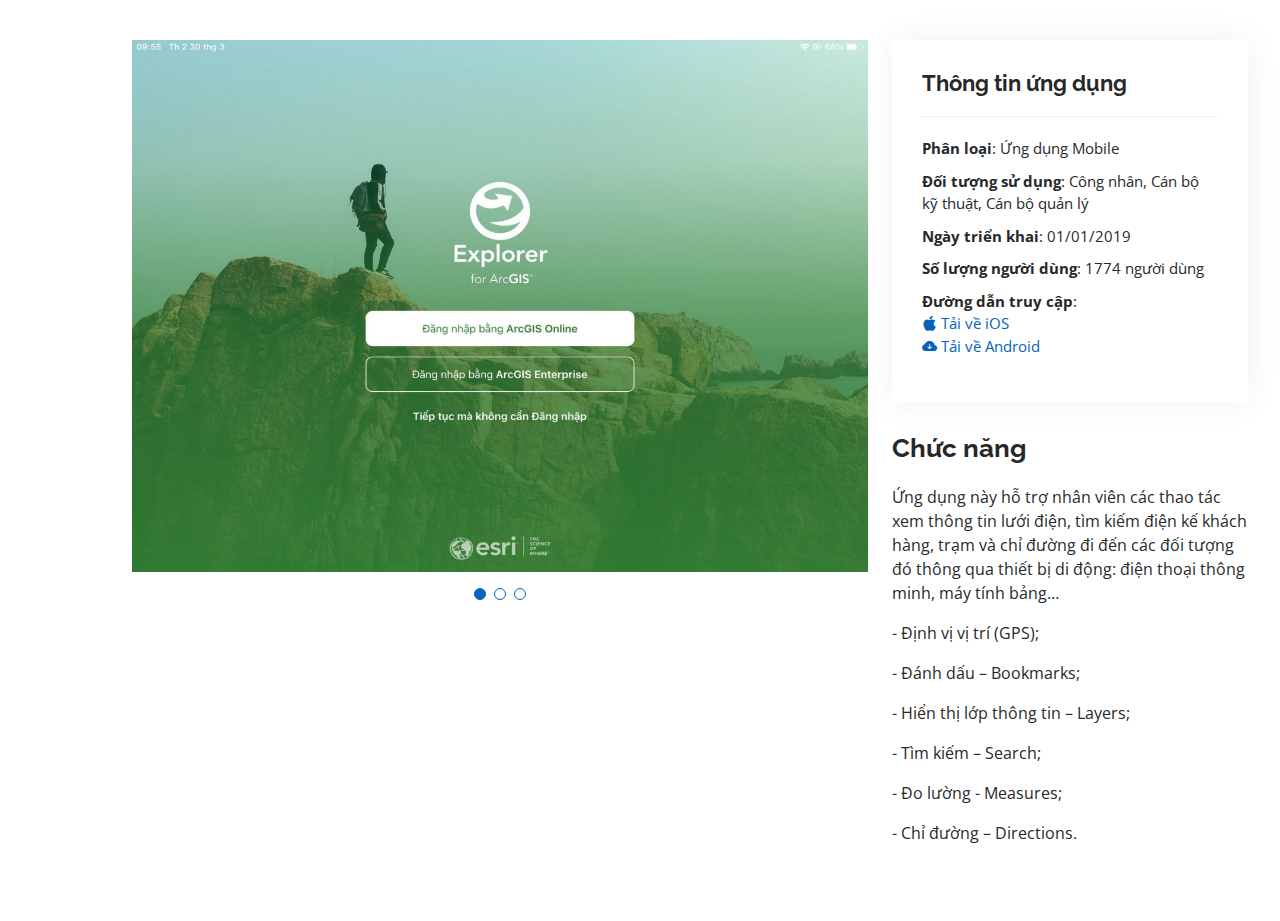
<file: application-detail/explorer.html>
<!DOCTYPE html>
<html lang="en">

<head>
    <meta charset="utf-8">
    <meta content="width=device-width, initial-scale=1.0" name="viewport">

    <title>Thông tin chi tiết</title>
    <meta content="" name="description">
    <meta content="" name="keywords">

    <!-- Favicons -->
    <link href="../assets/img/favicon.png" rel="icon">
    <link href="../assets/img/apple-touch-icon.png" rel="apple-touch-icon">

    <!-- Google Fonts -->
    <link href="https://fonts.googleapis.com/css?family=Open+Sans:300,300i,400,400i,600,600i,700,700i|Raleway:300,300i,400,400i,500,500i,600,600i,700,700i|Poppins:300,300i,400,400i,500,500i,600,600i,700,700i" rel="stylesheet">

    <!-- Vendor CSS Files -->
    <link href="../assets/vendor/aos/aos.css" rel="stylesheet">
    <link href="../assets/vendor/bootstrap/css/bootstrap.min.css" rel="stylesheet">
    <link href="../assets/vendor/bootstrap-icons/bootstrap-icons.css" rel="stylesheet">
    <link href="../assets/vendor/boxicons/css/boxicons.min.css" rel="stylesheet">
    <link href="../assets/vendor/glightbox/css/glightbox.min.css" rel="stylesheet">
    <link href="../assets/vendor/swiper/swiper-bundle.min.css" rel="stylesheet">

    <!-- Template Main CSS File -->
    <link href="../assets/css/style.css" rel="stylesheet">

</head>

<body>

    <main id="main">

        <!-- ======= Portfolio Details Section ======= -->
        <section id="portfolio-details" class="portfolio-details">
            <div class="container">

                <div class="row gy-4">

                    <div class="col-lg-8">
                        <div class="portfolio-details-slider swiper">
                            <div class="swiper-wrapper align-items-center">

                                <div class="swiper-slide">
                                    <img src="../assets/img/details/explorer-1.jpg" alt="">
                                </div>

                                <div class="swiper-slide">
                                    <img src="../assets/img/details/explorer-2.jpg" alt="">
                                </div>

                                <div class="swiper-slide">
                                    <img src="../assets/img/details/explorer-3.jpg" alt="">
                                </div>

                            </div>
                            <div class="swiper-pagination"></div>
                        </div>
                    </div>

                    <div class="col-lg-4">
                        <div class="portfolio-info">
                            <h3>Thông tin ứng dụng</h3>
                            <ul>
                                <li><strong>Phân loại</strong>: Ứng dụng Mobile</li>
                                <li><strong>Đối tượng sử dụng</strong>: Công nhân, Cán bộ kỹ thuật, Cán bộ quản lý</li>
                                <li><strong>Ngày triển khai</strong>: 01/01/2019</li>
                                <li><strong>Số lượng người dùng</strong>: 1774 người dùng</li>
                                <li><strong>Đường dẫn truy cập</strong>:
                                </li>
                                <a href="itms-apps://apps.apple.com/us/app/arcgis-explorer/id860708788">
                                    <i class="bi bi-apple" aria-hidden="true"></i> Tải về iOS
                                </a>
                                </br>
                                <a href="https://play.google.com/store/apps/details?id=com.esri.explorer&hl=vi&gl=US" target="_blank">
                                    <i class="bi bi-cloud-arrow-down-fill" aria-hidden="true"></i> Tải về Android
                                </a>
                            </ul>
                        </div>
                        <div class="portfolio-description">
                            <h2>Chức năng</h2>
                            <tbody>
                                <tr>
                                    <td>
                                        <p>Ứng dụng này hỗ trợ nhân viên các thao tác xem thông tin lưới điện, tìm kiếm điện kế khách hàng, trạm và chỉ đường đi đến các đối tượng đó thông qua thiết bị di động: điện thoại thông minh, máy tính bảng…</p>
                                        <p>- Định vị vị trí (GPS);</p>
                                        <p>- Đánh dấu – Bookmarks;</p>
                                        <p>- Hiển thị lớp thông tin – Layers;</p>
                                        <p>- Tìm kiếm – Search;</p>
                                        <p>- Đo lường - Measures;</p>
                                        <p>- Chỉ đường – Directions.</p>

                                    </td>
                                </tr>
                            </tbody>
                        </div>
                    </div>

                </div>

            </div>
        </section>
        <!-- End Portfolio Details Section -->

    </main>
    <!-- End #main -->

    <div id="preloader"></div>
    <a href="#" class="back-to-top d-flex align-items-center justify-content-center"><i class="bi bi-arrow-up-short"></i></a>

    <!-- Vendor JS Files -->
    <script src="../assets/vendor/purecounter/purecounter.js"></script>
    <script src="../assets/vendor/aos/aos.js"></script>
    <script src="../assets/vendor/bootstrap/js/bootstrap.bundle.min.js"></script>
    <script src="../assets/vendor/glightbox/js/glightbox.min.js"></script>
    <script src="../assets/vendor/isotope-layout/isotope.pkgd.min.js"></script>
    <script src="../assets/vendor/swiper/swiper-bundle.min.js"></script>
    <script src="../assets/vendor/typed.js/typed.min.js"></script>
    <script src="../assets/vendor/waypoints/noframework.waypoints.js"></script>
    <script src="../assets/vendor/php-email-form/validate.js"></script>

    <!-- Template Main JS File -->
    <script src="../assets/js/main.js"></script>

</body>

</html>
</file>
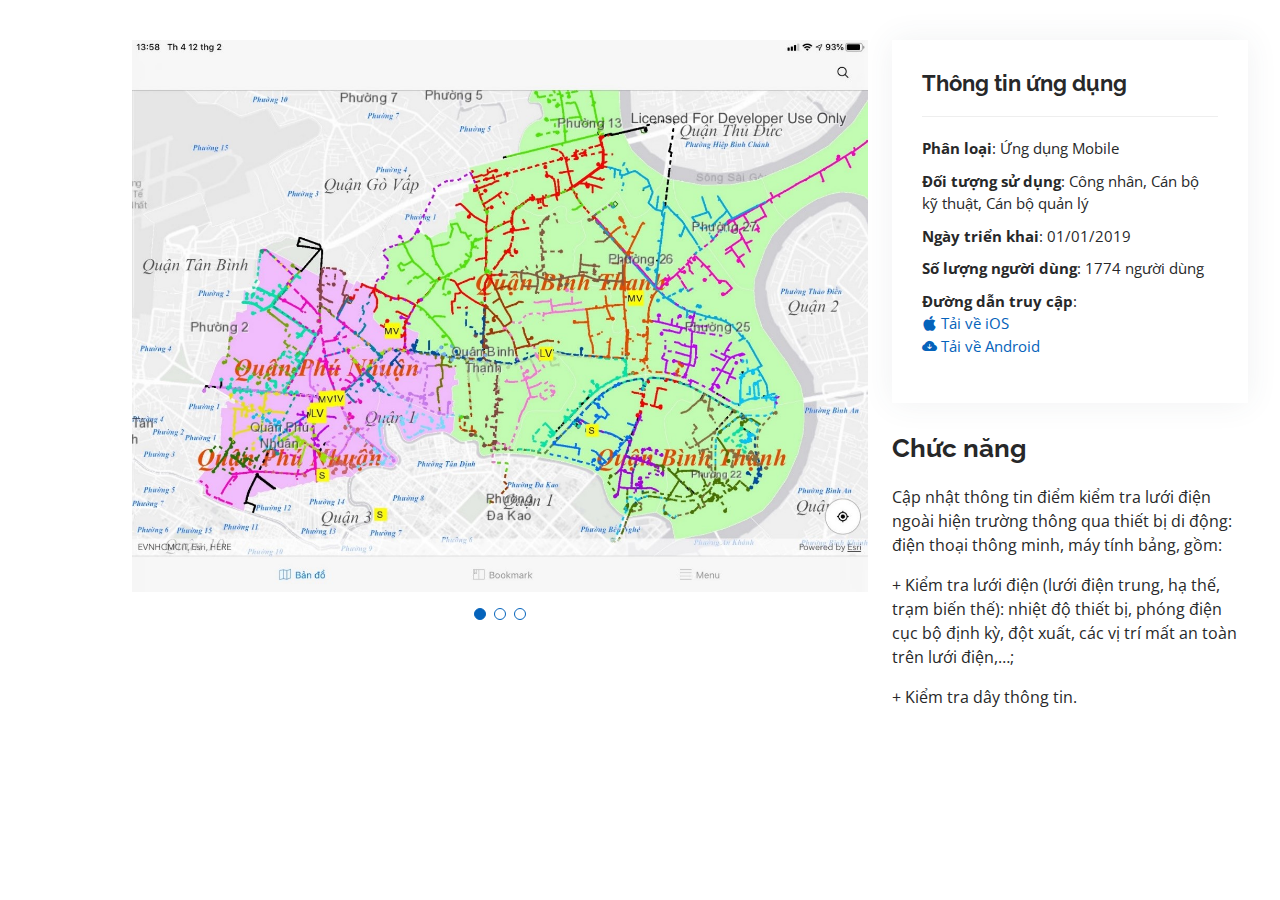
<file: application-detail/ktld.html>
<!DOCTYPE html>
<html lang="en">

<head>
    <meta charset="utf-8">
    <meta content="width=device-width, initial-scale=1.0" name="viewport">

    <title>Thông tin chi tiết</title>
    <meta content="" name="description">
    <meta content="" name="keywords">

    <!-- Favicons -->
    <link href="../assets/img/favicon.png" rel="icon">
    <link href="../assets/img/apple-touch-icon.png" rel="apple-touch-icon">

    <!-- Google Fonts -->
    <link href="https://fonts.googleapis.com/css?family=Open+Sans:300,300i,400,400i,600,600i,700,700i|Raleway:300,300i,400,400i,500,500i,600,600i,700,700i|Poppins:300,300i,400,400i,500,500i,600,600i,700,700i" rel="stylesheet">

    <!-- Vendor CSS Files -->
    <link href="../assets/vendor/aos/aos.css" rel="stylesheet">
    <link href="../assets/vendor/bootstrap/css/bootstrap.min.css" rel="stylesheet">
    <link href="../assets/vendor/bootstrap-icons/bootstrap-icons.css" rel="stylesheet">
    <link href="../assets/vendor/boxicons/css/boxicons.min.css" rel="stylesheet">
    <link href="../assets/vendor/glightbox/css/glightbox.min.css" rel="stylesheet">
    <link href="../assets/vendor/swiper/swiper-bundle.min.css" rel="stylesheet">

    <!-- Template Main CSS File -->
    <link href="../assets/css/style.css" rel="stylesheet">

</head>

<body>

    <main id="main">

        <!-- ======= Portfolio Details Section ======= -->
        <section id="portfolio-details" class="portfolio-details">
            <div class="container">

                <div class="row gy-4">

                    <div class="col-lg-8">
                        <div class="portfolio-details-slider swiper">
                            <div class="swiper-wrapper align-items-center">

                                <div class="swiper-slide">
                                    <img src="../assets/img/details/ktld-1.jpg" alt="">
                                </div>

                                <div class="swiper-slide">
                                    <img src="../assets/img/details/ktld-2.jpg" alt="">
                                </div>

                                <div class="swiper-slide">
                                    <img src="../assets/img/details/ktld-3.jpg" alt="">
                                </div>

                            </div>
                            <div class="swiper-pagination"></div>
                        </div>
                    </div>

                    <div class="col-lg-4">
                        <div class="portfolio-info">
                            <h3>Thông tin ứng dụng</h3>
                            <ul>
                                <li><strong>Phân loại</strong>: Ứng dụng Mobile</li>
                                <li><strong>Đối tượng sử dụng</strong>: Công nhân, Cán bộ kỹ thuật, Cán bộ quản lý</li>
                                <li><strong>Ngày triển khai</strong>: 01/01/2019</li>
                                <li><strong>Số lượng người dùng</strong>: 1774 người dùng</li>
                                <li><strong>Đường dẫn truy cập</strong>:
                                </li>
                                <a href="itms-apps://apps.apple.com/us/app/kiểm-tra-lưới-điện/id1498870539">
                                    <i class="bi bi-apple" aria-hidden="true"></i> Tải về iOS
                                </a>
                                </br>
                                <a href="https://ktlddc.hcmpc.com.vn/download/Public/evn_ktld.apk">
                                    <i class="bi bi-cloud-arrow-down-fill" aria-hidden="true"></i> Tải về Android
                                </a>
                            </ul>
                        </div>
                        <div class="portfolio-description">
                            <h2>Chức năng</h2>
                            <tbody>
                                <tr>
                                    <td>
                                        <p>Cập nhật th&ocirc;ng tin điểm kiểm tra lưới điện ngo&agrave;i hiện trường th&ocirc;ng qua thiết bị di động: điện thoại th&ocirc;ng minh, m&aacute;y t&iacute;nh bảng, gồm:</p>
                                        <p>+ Kiểm tra lưới điện (lưới điện trung, hạ thế, trạm biến thế): nhiệt độ thiết bị, ph&oacute;ng điện cục bộ định kỳ, đột xuất, c&aacute;c vị tr&iacute; mất an to&agrave;n tr&ecirc;n lưới điện,&hellip;;</p>
                                        <p>+ Kiểm tra d&acirc;y th&ocirc;ng tin.</p>
                                    </td>
                                </tr>
                            </tbody>
                        </div>
                    </div>

                </div>

            </div>
        </section>
        <!-- End Portfolio Details Section -->

    </main>
    <!-- End #main -->

    <div id="preloader"></div>
    <a href="#" class="back-to-top d-flex align-items-center justify-content-center"><i class="bi bi-arrow-up-short"></i></a>

    <!-- Vendor JS Files -->
    <script src="../assets/vendor/purecounter/purecounter.js"></script>
    <script src="../assets/vendor/aos/aos.js"></script>
    <script src="../assets/vendor/bootstrap/js/bootstrap.bundle.min.js"></script>
    <script src="../assets/vendor/glightbox/js/glightbox.min.js"></script>
    <script src="../assets/vendor/isotope-layout/isotope.pkgd.min.js"></script>
    <script src="../assets/vendor/swiper/swiper-bundle.min.js"></script>
    <script src="../assets/vendor/typed.js/typed.min.js"></script>
    <script src="../assets/vendor/waypoints/noframework.waypoints.js"></script>
    <script src="../assets/vendor/php-email-form/validate.js"></script>

    <!-- Template Main JS File -->
    <script src="../assets/js/main.js"></script>

</body>

</html>
</file>
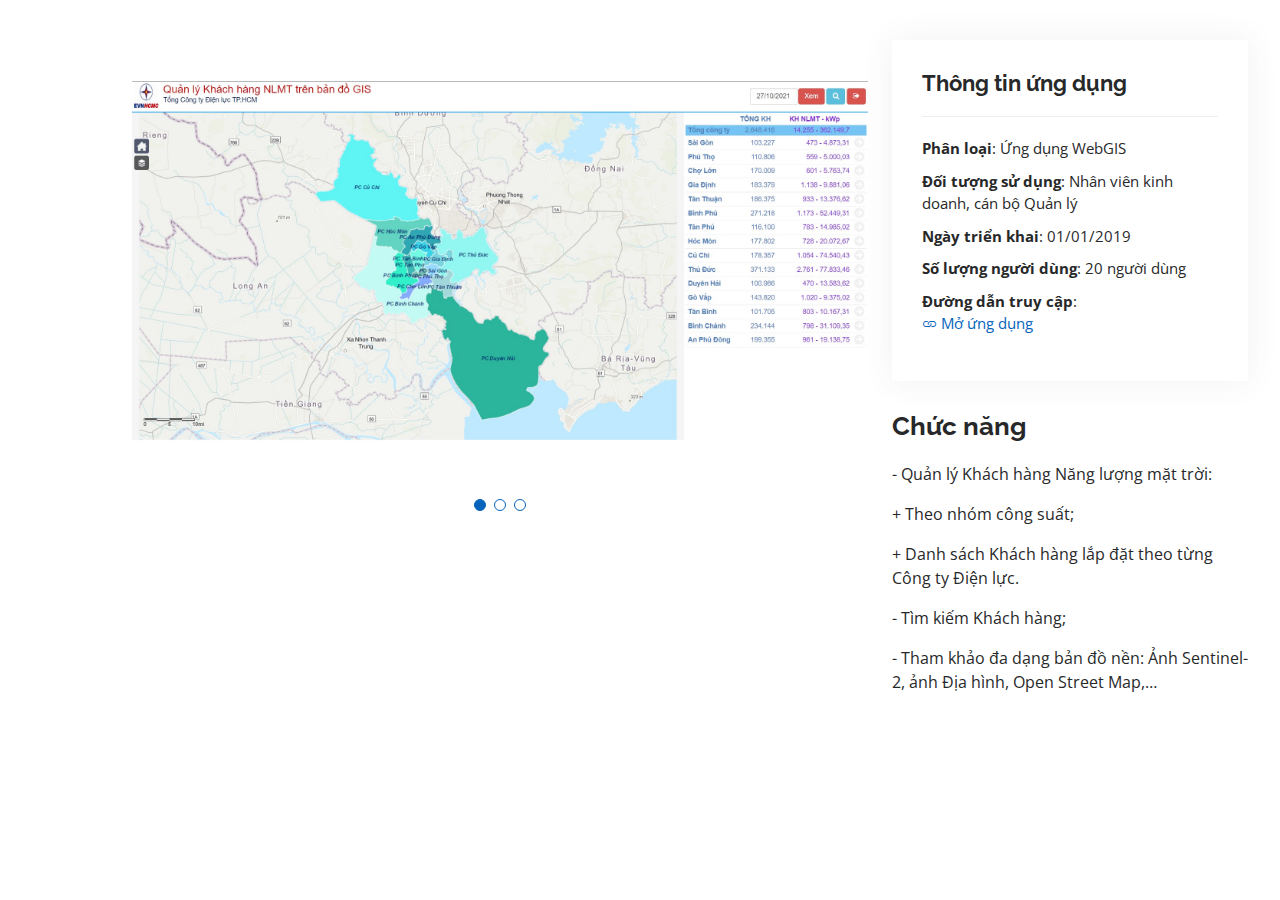
<file: application-detail/nlmt.html>
<!DOCTYPE html>
<html lang="en">

<head>
    <meta charset="utf-8">
    <meta content="width=device-width, initial-scale=1.0" name="viewport">

    <title>Thông tin chi tiết</title>
    <meta content="" name="description">
    <meta content="" name="keywords">

    <!-- Favicons -->
    <link href="../assets/img/favicon.png" rel="icon">
    <link href="../assets/img/apple-touch-icon.png" rel="apple-touch-icon">

    <!-- Google Fonts -->
    <link href="https://fonts.googleapis.com/css?family=Open+Sans:300,300i,400,400i,600,600i,700,700i|Raleway:300,300i,400,400i,500,500i,600,600i,700,700i|Poppins:300,300i,400,400i,500,500i,600,600i,700,700i" rel="stylesheet">

    <!-- Vendor CSS Files -->
    <link href="../assets/vendor/aos/aos.css" rel="stylesheet">
    <link href="../assets/vendor/bootstrap/css/bootstrap.min.css" rel="stylesheet">
    <link href="../assets/vendor/bootstrap-icons/bootstrap-icons.css" rel="stylesheet">
    <link href="../assets/vendor/boxicons/css/boxicons.min.css" rel="stylesheet">
    <link href="../assets/vendor/glightbox/css/glightbox.min.css" rel="stylesheet">
    <link href="../assets/vendor/swiper/swiper-bundle.min.css" rel="stylesheet">

    <!-- Template Main CSS File -->
    <link href="../assets/css/style.css" rel="stylesheet">

</head>

<body>

    <main id="main">

        <!-- ======= Portfolio Details Section ======= -->
        <section id="portfolio-details" class="portfolio-details">
            <div class="container">

                <div class="row gy-4">

                    <div class="col-lg-8">
                        <div class="portfolio-details-slider swiper">
                            <div class="swiper-wrapper align-items-center">

                                <div class="swiper-slide">
                                    <img src="../assets/img/details/nlmt-1.jpg" alt="">
                                </div>

                                <div class="swiper-slide">
                                    <img src="../assets/img/details/nlmt-2.jpg" alt="">
                                </div>

                                <div class="swiper-slide">
                                    <img src="../assets/img/details/nlmt-3.jpg" alt="">
                                </div>

                            </div>
                            <div class="swiper-pagination"></div>
                        </div>
                    </div>

                    <div class="col-lg-4">
                        <div class="portfolio-info">
                            <h3>Thông tin ứng dụng</h3>
                            <ul>
                                <li><strong>Phân loại</strong>: Ứng dụng WebGIS</li>
                                <li><strong>Đối tượng sử dụng</strong>: Nhân viên kinh doanh, cán bộ Quản lý</li>
                                <li><strong>Ngày triển khai</strong>: 01/01/2019</li>
                                <li><strong>Số lượng người dùng</strong>: 20 người dùng</li>
                                <li><strong>Đường dẫn truy cập</strong>:
                                </li>
                                <a href="https://gisdr.hcmpc.com.vn/nlmt" target="_blank">
                                    <i class="bi bi-link" aria-hidden="true"></i> Mở ứng dụng
                                </a>
                            </ul>
                        </div>
                        <div class="portfolio-description">
                            <h2>Chức năng</h2>
                            <tbody>
                                <tr>
                                    <td>
                                        <p>- Quản lý Khách hàng Năng lượng mặt trời:</p>
                                        <p>+ Theo nhóm công suất;</p>
                                        <p>+ Danh sách Khách hàng lắp đặt theo từng Công ty Điện lực. </p>
                                        <p>- Tìm kiếm Khách hàng;</p>
                                        <p>- Tham khảo đa dạng bản đồ nền: Ảnh Sentinel-2, ảnh Địa hình, Open Street Map,… </p>
                                    </td>
                                </tr>
                            </tbody>
                        </div>
                    </div>

                </div>

            </div>
        </section>
        <!-- End Portfolio Details Section -->

    </main>
    <!-- End #main -->

    <div id="preloader"></div>
    <a href="#" class="back-to-top d-flex align-items-center justify-content-center"><i class="bi bi-arrow-up-short"></i></a>

    <!-- Vendor JS Files -->
    <script src="../assets/vendor/purecounter/purecounter.js"></script>
    <script src="../assets/vendor/aos/aos.js"></script>
    <script src="../assets/vendor/bootstrap/js/bootstrap.bundle.min.js"></script>
    <script src="../assets/vendor/glightbox/js/glightbox.min.js"></script>
    <script src="../assets/vendor/isotope-layout/isotope.pkgd.min.js"></script>
    <script src="../assets/vendor/swiper/swiper-bundle.min.js"></script>
    <script src="../assets/vendor/typed.js/typed.min.js"></script>
    <script src="../assets/vendor/waypoints/noframework.waypoints.js"></script>
    <script src="../assets/vendor/php-email-form/validate.js"></script>

    <!-- Template Main JS File -->
    <script src="../assets/js/main.js"></script>

</body>

</html>
</file>
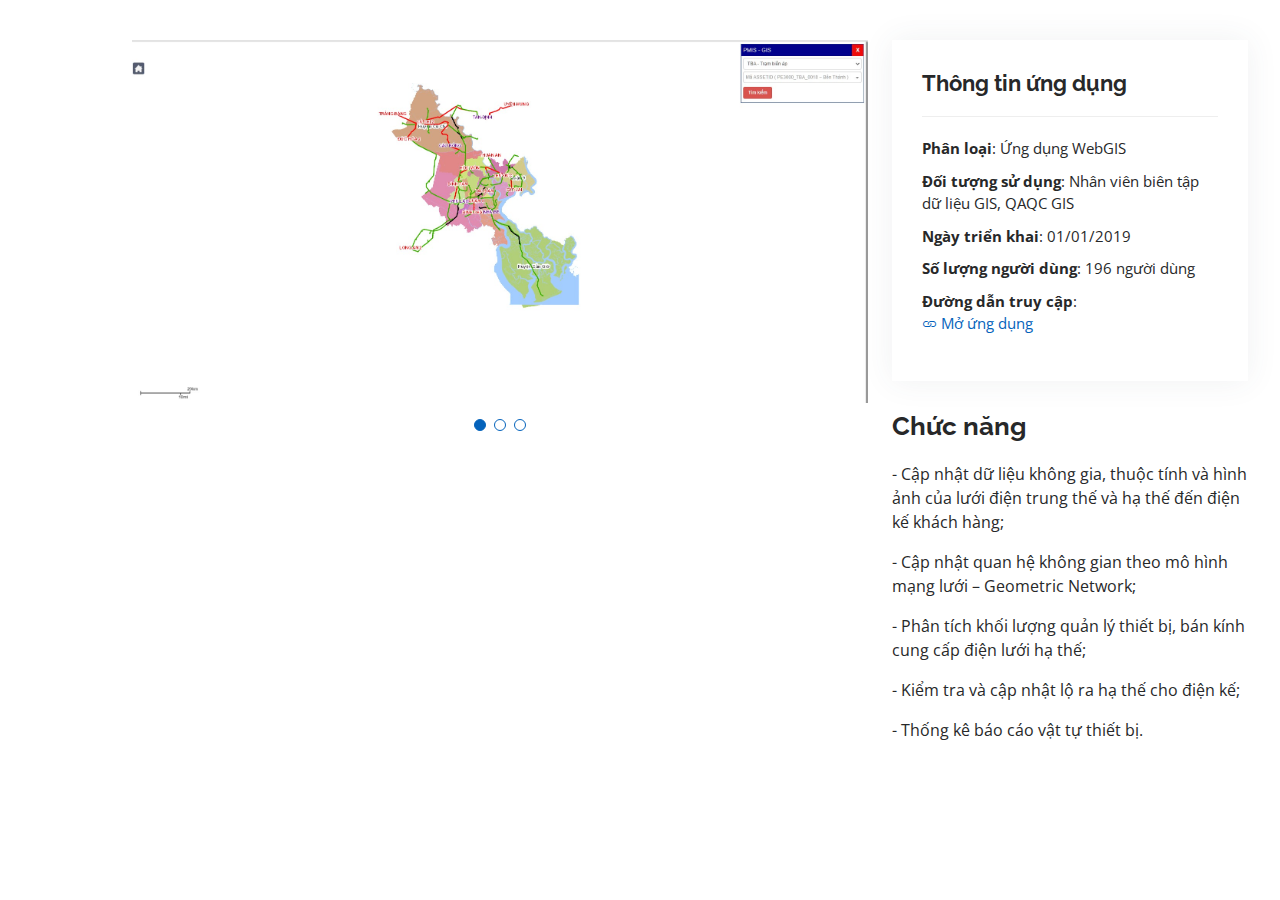
<file: application-detail/qlvttb.html>
<!DOCTYPE html>
<html lang="en">

<head>
    <meta charset="utf-8">
    <meta content="width=device-width, initial-scale=1.0" name="viewport">

    <title>Thông tin chi tiết</title>
    <meta content="" name="description">
    <meta content="" name="keywords">

    <!-- Favicons -->
    <link href="../assets/img/favicon.png" rel="icon">
    <link href="../assets/img/apple-touch-icon.png" rel="apple-touch-icon">

    <!-- Google Fonts -->
    <link href="https://fonts.googleapis.com/css?family=Open+Sans:300,300i,400,400i,600,600i,700,700i|Raleway:300,300i,400,400i,500,500i,600,600i,700,700i|Poppins:300,300i,400,400i,500,500i,600,600i,700,700i" rel="stylesheet">

    <!-- Vendor CSS Files -->
    <link href="../assets/vendor/aos/aos.css" rel="stylesheet">
    <link href="../assets/vendor/bootstrap/css/bootstrap.min.css" rel="stylesheet">
    <link href="../assets/vendor/bootstrap-icons/bootstrap-icons.css" rel="stylesheet">
    <link href="../assets/vendor/boxicons/css/boxicons.min.css" rel="stylesheet">
    <link href="../assets/vendor/glightbox/css/glightbox.min.css" rel="stylesheet">
    <link href="../assets/vendor/swiper/swiper-bundle.min.css" rel="stylesheet">

    <!-- Template Main CSS File -->
    <link href="../assets/css/style.css" rel="stylesheet">

</head>

<body>

    <main id="main">

        <!-- ======= Portfolio Details Section ======= -->
        <section id="portfolio-details" class="portfolio-details">
            <div class="container">

                <div class="row gy-4">

                    <div class="col-lg-8">
                        <div class="portfolio-details-slider swiper">
                            <div class="swiper-wrapper align-items-center">

                                <div class="swiper-slide">
                                    <img src="../assets/img/details/qlvttb-1.jpg" alt="">
                                </div>

                                <div class="swiper-slide">
                                    <img src="../assets/img/details/qlvttb-2.jpg" alt="">
                                </div>

                                <div class="swiper-slide">
                                    <img src="../assets/img/details/qlvttb-3.jpg" alt="">
                                </div>

                            </div>
                            <div class="swiper-pagination"></div>
                        </div>
                    </div>

                    <div class="col-lg-4">
                        <div class="portfolio-info">
                            <h3>Thông tin ứng dụng</h3>
                            <ul>
                                <li><strong>Phân loại</strong>: Ứng dụng WebGIS</li>
                                <li><strong>Đối tượng sử dụng</strong>: Nhân viên biên tập dữ liệu GIS, QAQC GIS</li>
                                <li><strong>Ngày triển khai</strong>: 01/01/2019</li>
                                <li><strong>Số lượng người dùng</strong>: 196 người dùng</li>
                                <li><strong>Đường dẫn truy cập</strong>:
                                </li>
                                <a href="https://gis.hcmpc.com.vn/qlvttb" target="_blank">
                                    <i class="bi bi-link" aria-hidden="true"></i> Mở ứng dụng
                                </a>
                            </ul>
                        </div>
                        <div class="portfolio-description">
                            <h2>Chức năng</h2>
                            <tbody>
                                <tr>
                                    <td>
                                        <p>- Cập nhật dữ liệu không gia, thuộc tính và hình ảnh của lưới điện trung thế và hạ thế đến điện kế khách hàng;</p>
                                        <p>- Cập nhật quan hệ không gian theo mô hình mạng lưới – Geometric Network;</p>
                                        <p>- Phân tích khối lượng quản lý thiết bị, bán kính cung cấp điện lưới hạ thế;</p>
                                        <p>- Kiểm tra và cập nhật lộ ra hạ thế cho điện kế;</p>
                                        <p>- Thống kê báo cáo vật tự thiết bị.</p>
                                    </td>
                                </tr>
                            </tbody>
                        </div>
                    </div>

                </div>

            </div>
        </section>
        <!-- End Portfolio Details Section -->

    </main>
    <!-- End #main -->

    <div id="preloader"></div>
    <a href="#" class="back-to-top d-flex align-items-center justify-content-center"><i class="bi bi-arrow-up-short"></i></a>

    <!-- Vendor JS Files -->
    <script src="../assets/vendor/purecounter/purecounter.js"></script>
    <script src="../assets/vendor/aos/aos.js"></script>
    <script src="../assets/vendor/bootstrap/js/bootstrap.bundle.min.js"></script>
    <script src="../assets/vendor/glightbox/js/glightbox.min.js"></script>
    <script src="../assets/vendor/isotope-layout/isotope.pkgd.min.js"></script>
    <script src="../assets/vendor/swiper/swiper-bundle.min.js"></script>
    <script src="../assets/vendor/typed.js/typed.min.js"></script>
    <script src="../assets/vendor/waypoints/noframework.waypoints.js"></script>
    <script src="../assets/vendor/php-email-form/validate.js"></script>

    <!-- Template Main JS File -->
    <script src="../assets/js/main.js"></script>

</body>

</html>
</file>
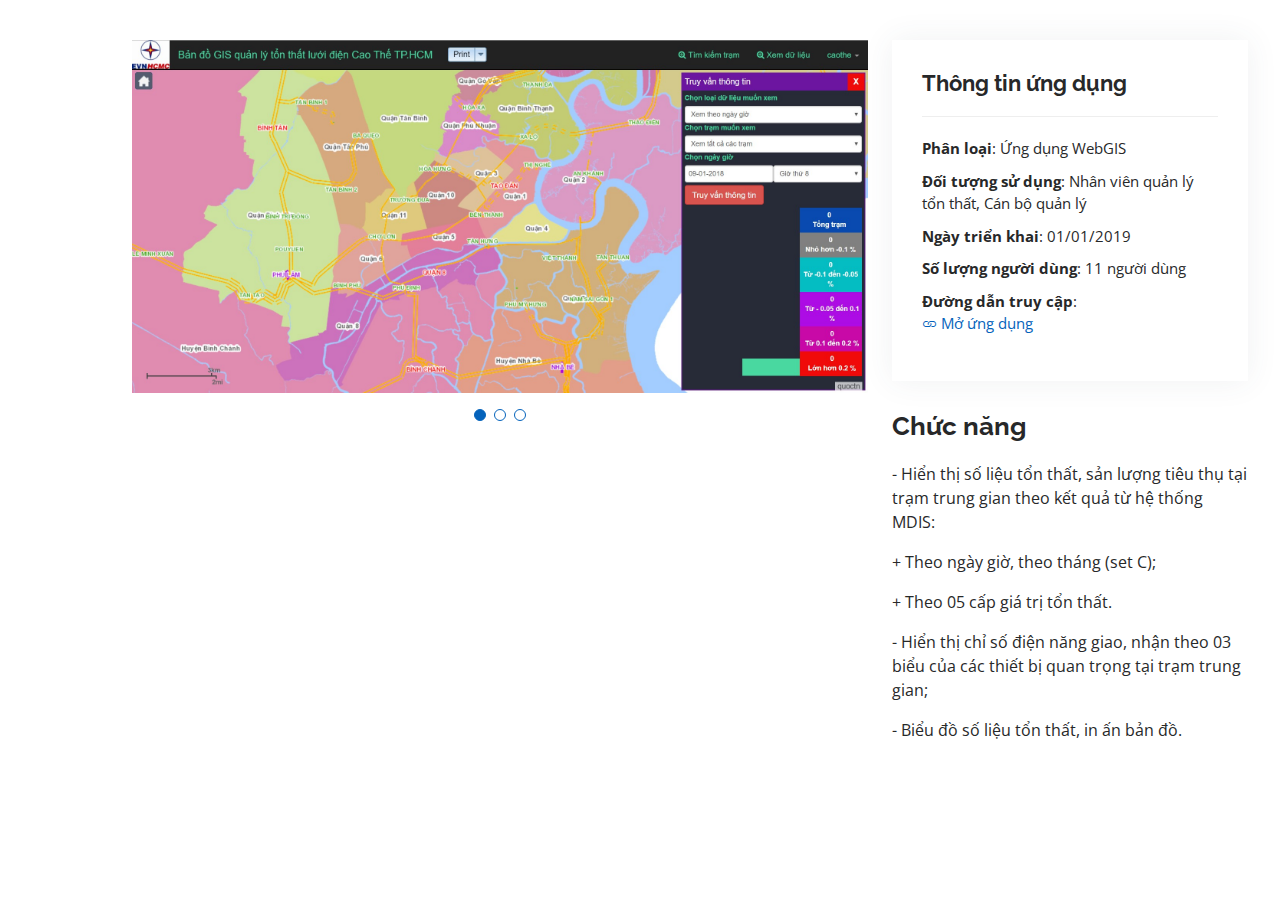
<file: application-detail/tonthatcaothe.html>
<!DOCTYPE html>
<html lang="en">

<head>
    <meta charset="utf-8">
    <meta content="width=device-width, initial-scale=1.0" name="viewport">

    <title>Thông tin chi tiết</title>
    <meta content="" name="description">
    <meta content="" name="keywords">

    <!-- Favicons -->
    <link href="../assets/img/favicon.png" rel="icon">
    <link href="../assets/img/apple-touch-icon.png" rel="apple-touch-icon">

    <!-- Google Fonts -->
    <link href="https://fonts.googleapis.com/css?family=Open+Sans:300,300i,400,400i,600,600i,700,700i|Raleway:300,300i,400,400i,500,500i,600,600i,700,700i|Poppins:300,300i,400,400i,500,500i,600,600i,700,700i" rel="stylesheet">

    <!-- Vendor CSS Files -->
    <link href="../assets/vendor/aos/aos.css" rel="stylesheet">
    <link href="../assets/vendor/bootstrap/css/bootstrap.min.css" rel="stylesheet">
    <link href="../assets/vendor/bootstrap-icons/bootstrap-icons.css" rel="stylesheet">
    <link href="../assets/vendor/boxicons/css/boxicons.min.css" rel="stylesheet">
    <link href="../assets/vendor/glightbox/css/glightbox.min.css" rel="stylesheet">
    <link href="../assets/vendor/swiper/swiper-bundle.min.css" rel="stylesheet">

    <!-- Template Main CSS File -->
    <link href="../assets/css/style.css" rel="stylesheet">

</head>

<body>

    <main id="main">

        <!-- ======= Portfolio Details Section ======= -->
        <section id="portfolio-details" class="portfolio-details">
            <div class="container">

                <div class="row gy-4">

                    <div class="col-lg-8">
                        <div class="portfolio-details-slider swiper">
                            <div class="swiper-wrapper align-items-center">

                                <div class="swiper-slide">
                                    <img src="../assets/img/details/tonthatcaothe-1.jpg" alt="">
                                </div>

                                <div class="swiper-slide">
                                    <img src="../assets/img/details/tonthatcaothe-2.jpg" alt="">
                                </div>

                                <div class="swiper-slide">
                                    <img src="../assets/img/details/tonthatcaothe-3.jpg" alt="">
                                </div>

                            </div>
                            <div class="swiper-pagination"></div>
                        </div>
                    </div>

                    <div class="col-lg-4">
                        <div class="portfolio-info">
                            <h3>Thông tin ứng dụng</h3>
                            <ul>
                                <li><strong>Phân loại</strong>: Ứng dụng WebGIS</li>
                                <li><strong>Đối tượng sử dụng</strong>: Nhân viên quản lý tổn thất, Cán bộ quản lý</li>
                                <li><strong>Ngày triển khai</strong>: 01/01/2019</li>
                                <li><strong>Số lượng người dùng</strong>: 11 người dùng</li>
                                <li><strong>Đường dẫn truy cập</strong>:
                                </li>
                                <a href="https://gis.hcmpc.com.vn/tonthatcaothe" target="_blank">
                                    <i class="bi bi-link" aria-hidden="true"></i> Mở ứng dụng
                                </a>
                            </ul>
                        </div>
                        <div class="portfolio-description">
                            <h2>Chức năng</h2>
                            <tbody>
                                <tr>
                                    <td>
                                        <p>- Hiển thị số liệu tổn thất, sản lượng tiêu thụ tại trạm trung gian theo kết quả từ hệ thống MDIS:</p>
                                        <p>+ Theo ngày giờ, theo tháng (set C);</p>
                                        <p>+ Theo 05 cấp giá trị tổn thất.</p>
                                        <p>- Hiển thị chỉ số điện năng giao, nhận theo 03 biểu của các thiết bị quan trọng tại trạm trung gian;</p>
                                        <p>- Biểu đồ số liệu tổn thất, in ấn bản đồ.</p>
                                    </td>
                                </tr>
                            </tbody>
                        </div>
                    </div>

                </div>

            </div>
        </section>
        <!-- End Portfolio Details Section -->

    </main>
    <!-- End #main -->

    <div id="preloader"></div>
    <a href="#" class="back-to-top d-flex align-items-center justify-content-center"><i class="bi bi-arrow-up-short"></i></a>

    <!-- Vendor JS Files -->
    <script src="../assets/vendor/purecounter/purecounter.js"></script>
    <script src="../assets/vendor/aos/aos.js"></script>
    <script src="../assets/vendor/bootstrap/js/bootstrap.bundle.min.js"></script>
    <script src="../assets/vendor/glightbox/js/glightbox.min.js"></script>
    <script src="../assets/vendor/isotope-layout/isotope.pkgd.min.js"></script>
    <script src="../assets/vendor/swiper/swiper-bundle.min.js"></script>
    <script src="../assets/vendor/typed.js/typed.min.js"></script>
    <script src="../assets/vendor/waypoints/noframework.waypoints.js"></script>
    <script src="../assets/vendor/php-email-form/validate.js"></script>

    <!-- Template Main JS File -->
    <script src="../assets/js/main.js"></script>

</body>

</html>
</file>
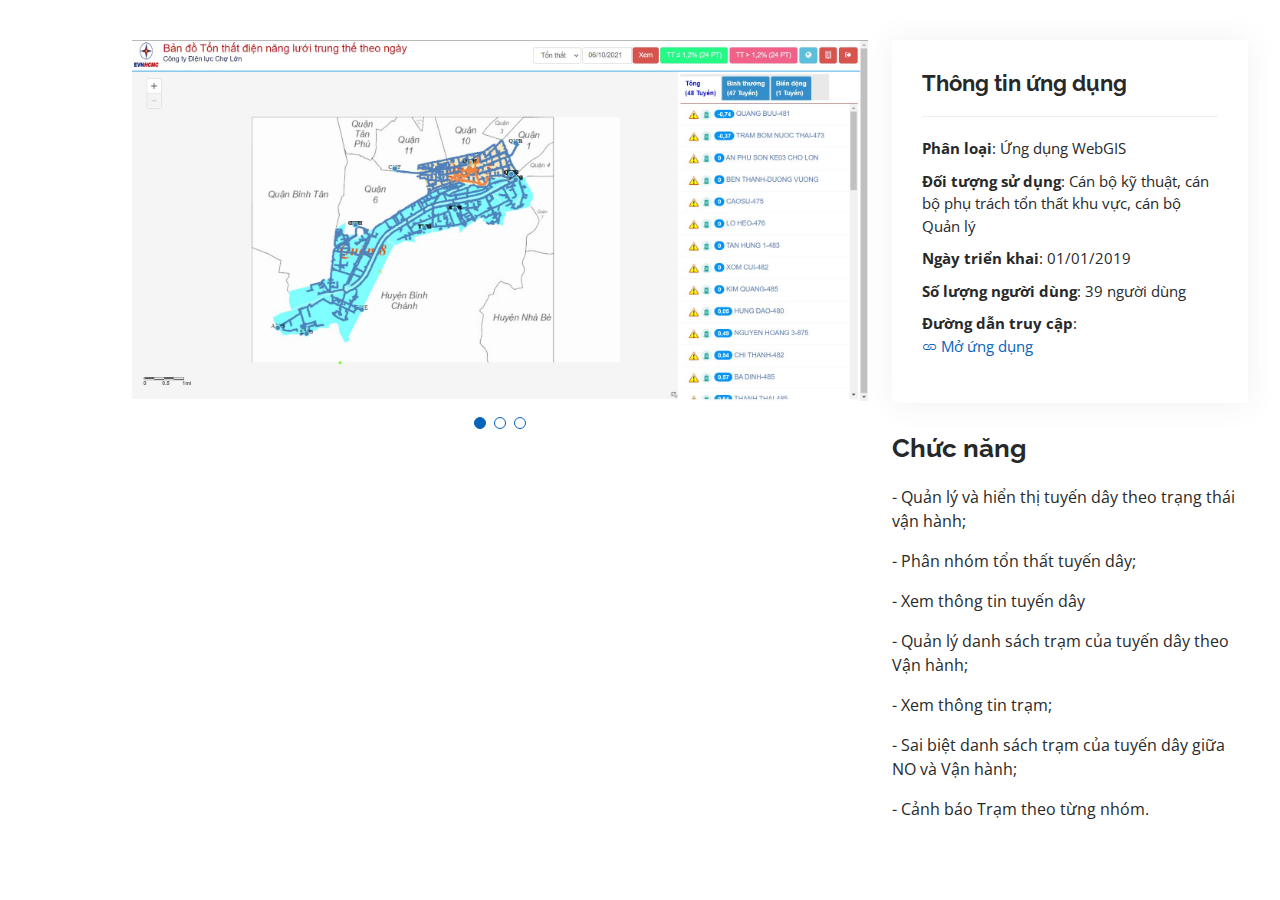
<file: application-detail/tonthatngay.html>
<!DOCTYPE html>
<html lang="en">

<head>
    <meta charset="utf-8">
    <meta content="width=device-width, initial-scale=1.0" name="viewport">

    <title>Thông tin chi tiết</title>
    <meta content="" name="description">
    <meta content="" name="keywords">

    <!-- Favicons -->
    <link href="../assets/img/favicon.png" rel="icon">
    <link href="../assets/img/apple-touch-icon.png" rel="apple-touch-icon">

    <!-- Google Fonts -->
    <link href="https://fonts.googleapis.com/css?family=Open+Sans:300,300i,400,400i,600,600i,700,700i|Raleway:300,300i,400,400i,500,500i,600,600i,700,700i|Poppins:300,300i,400,400i,500,500i,600,600i,700,700i" rel="stylesheet">

    <!-- Vendor CSS Files -->
    <link href="../assets/vendor/aos/aos.css" rel="stylesheet">
    <link href="../assets/vendor/bootstrap/css/bootstrap.min.css" rel="stylesheet">
    <link href="../assets/vendor/bootstrap-icons/bootstrap-icons.css" rel="stylesheet">
    <link href="../assets/vendor/boxicons/css/boxicons.min.css" rel="stylesheet">
    <link href="../assets/vendor/glightbox/css/glightbox.min.css" rel="stylesheet">
    <link href="../assets/vendor/swiper/swiper-bundle.min.css" rel="stylesheet">

    <!-- Template Main CSS File -->
    <link href="../assets/css/style.css" rel="stylesheet">

</head>

<body>

    <main id="main">

        <!-- ======= Portfolio Details Section ======= -->
        <section id="portfolio-details" class="portfolio-details">
            <div class="container">

                <div class="row gy-4">

                    <div class="col-lg-8">
                        <div class="portfolio-details-slider swiper">
                            <div class="swiper-wrapper align-items-center">

                                <div class="swiper-slide">
                                    <img src="../assets/img/details/tonthatngay-1.jpg" alt="">
                                </div>

                                <div class="swiper-slide">
                                    <img src="../assets/img/details/tonthatngay-2.jpg" alt="">
                                </div>

                                <div class="swiper-slide">
                                    <img src="../assets/img/details/tonthatngay-3.jpg" alt="">
                                </div>

                            </div>
                            <div class="swiper-pagination"></div>
                        </div>
                    </div>

                    <div class="col-lg-4">
                        <div class="portfolio-info">
                            <h3>Thông tin ứng dụng</h3>
                            <ul>
                                <li><strong>Phân loại</strong>: Ứng dụng WebGIS</li>
                                <li><strong>Đối tượng sử dụng</strong>: Cán bộ kỹ thuật, cán bộ phụ trách tổn thất khu vực, cán bộ Quản lý</li>
                                <li><strong>Ngày triển khai</strong>: 01/01/2019</li>
                                <li><strong>Số lượng người dùng</strong>: 39 người dùng</li>
                                <li><strong>Đường dẫn truy cập</strong>:
                                </li>
                                <a href="https://gis.hcmpc.com.vn/tonthatngay" target="_blank">
                                    <i class="bi bi-link" aria-hidden="true"></i> Mở ứng dụng
                                </a>
                            </ul>
                        </div>
                        <div class="portfolio-description">
                            <h2>Chức năng</h2>
                            <tbody>
                                <tr>
                                    <td>
                                        <p>- Quản lý và hiển thị tuyến dây theo trạng thái vận hành;</p>
                                        <p>- Phân nhóm tổn thất tuyến dây;</p>
                                        <p>- Xem thông tin tuyến dây</p>
                                        <p>- Quản lý danh sách trạm của tuyến dây theo Vận hành;</p>
                                        <p>- Xem thông tin trạm;</p>
                                        <p>- Sai biệt danh sách trạm của tuyến dây giữa NO và Vận hành;</p>
                                        <p>- Cảnh báo Trạm theo từng nhóm.</p>
                                    </td>
                                </tr>
                            </tbody>
                        </div>
                    </div>

                </div>

            </div>
        </section>
        <!-- End Portfolio Details Section -->

    </main>
    <!-- End #main -->

    <div id="preloader"></div>
    <a href="#" class="back-to-top d-flex align-items-center justify-content-center"><i class="bi bi-arrow-up-short"></i></a>

    <!-- Vendor JS Files -->
    <script src="../assets/vendor/purecounter/purecounter.js"></script>
    <script src="../assets/vendor/aos/aos.js"></script>
    <script src="../assets/vendor/bootstrap/js/bootstrap.bundle.min.js"></script>
    <script src="../assets/vendor/glightbox/js/glightbox.min.js"></script>
    <script src="../assets/vendor/isotope-layout/isotope.pkgd.min.js"></script>
    <script src="../assets/vendor/swiper/swiper-bundle.min.js"></script>
    <script src="../assets/vendor/typed.js/typed.min.js"></script>
    <script src="../assets/vendor/waypoints/noframework.waypoints.js"></script>
    <script src="../assets/vendor/php-email-form/validate.js"></script>

    <!-- Template Main JS File -->
    <script src="../assets/js/main.js"></script>

</body>

</html>
</file>
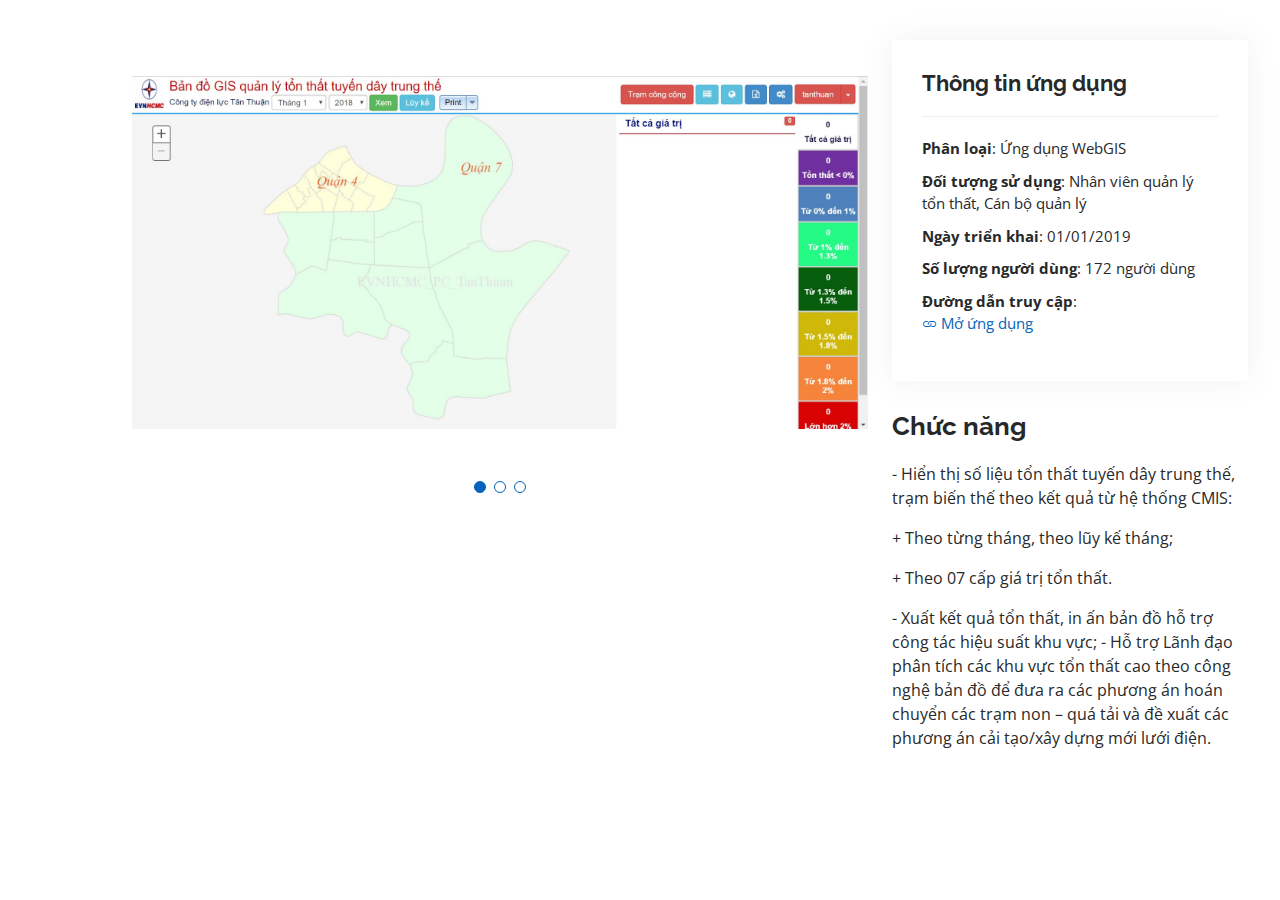
<file: application-detail/tonthatthang.html>
<!DOCTYPE html>
<html lang="en">

<head>
    <meta charset="utf-8">
    <meta content="width=device-width, initial-scale=1.0" name="viewport">

    <title>Thông tin chi tiết</title>
    <meta content="" name="description">
    <meta content="" name="keywords">

    <!-- Favicons -->
    <link href="../assets/img/favicon.png" rel="icon">
    <link href="../assets/img/apple-touch-icon.png" rel="apple-touch-icon">

    <!-- Google Fonts -->
    <link href="https://fonts.googleapis.com/css?family=Open+Sans:300,300i,400,400i,600,600i,700,700i|Raleway:300,300i,400,400i,500,500i,600,600i,700,700i|Poppins:300,300i,400,400i,500,500i,600,600i,700,700i" rel="stylesheet">

    <!-- Vendor CSS Files -->
    <link href="../assets/vendor/aos/aos.css" rel="stylesheet">
    <link href="../assets/vendor/bootstrap/css/bootstrap.min.css" rel="stylesheet">
    <link href="../assets/vendor/bootstrap-icons/bootstrap-icons.css" rel="stylesheet">
    <link href="../assets/vendor/boxicons/css/boxicons.min.css" rel="stylesheet">
    <link href="../assets/vendor/glightbox/css/glightbox.min.css" rel="stylesheet">
    <link href="../assets/vendor/swiper/swiper-bundle.min.css" rel="stylesheet">

    <!-- Template Main CSS File -->
    <link href="../assets/css/style.css" rel="stylesheet">

</head>

<body>

    <main id="main">

        <!-- ======= Portfolio Details Section ======= -->
        <section id="portfolio-details" class="portfolio-details">
            <div class="container">

                <div class="row gy-4">

                    <div class="col-lg-8">
                        <div class="portfolio-details-slider swiper">
                            <div class="swiper-wrapper align-items-center">

                                <div class="swiper-slide">
                                    <img src="../assets/img/details/tonthatthang-1.jpg" alt="">
                                </div>

                                <div class="swiper-slide">
                                    <img src="../assets/img/details/tonthatthang-2.jpg" alt="">
                                </div>

                                <div class="swiper-slide">
                                    <img src="../assets/img/details/tonthatthang-3.jpg" alt="">
                                </div>

                            </div>
                            <div class="swiper-pagination"></div>
                        </div>
                    </div>

                    <div class="col-lg-4">
                        <div class="portfolio-info">
                            <h3>Thông tin ứng dụng</h3>
                            <ul>
                                <li><strong>Phân loại</strong>: Ứng dụng WebGIS</li>
                                <li><strong>Đối tượng sử dụng</strong>: Nhân viên quản lý tổn thất, Cán bộ quản lý</li>
                                <li><strong>Ngày triển khai</strong>: 01/01/2019</li>
                                <li><strong>Số lượng người dùng</strong>: 172 người dùng</li>
                                <li><strong>Đường dẫn truy cập</strong>:
                                </li>
                                <a href="https://gis.hcmpc.com.vn/tonthatthang" target="_blank">
                                    <i class="bi bi-link" aria-hidden="true"></i> Mở ứng dụng
                                </a>
                            </ul>
                        </div>
                        <div class="portfolio-description">
                            <h2>Chức năng</h2>
                            <tbody>
                                <tr>
                                    <td>
                                        <p>- Hiển thị số liệu tổn thất tuyến dây trung thế, trạm biến thế theo kết quả từ hệ thống CMIS:</p>
                                        <p>+ Theo từng tháng, theo lũy kế tháng;</p>
                                        <p>+ Theo 07 cấp giá trị tổn thất.</p>
                                        <p>- Xuất kết quả tổn thất, in ấn bản đồ hỗ trợ công tác hiệu suất khu vực; - Hỗ trợ Lãnh đạo phân tích các khu vực tổn thất cao theo công nghệ bản đồ để đưa ra các phương án hoán chuyển các trạm non – quá tải và đề
                                            xuất các phương án cải tạo/xây dựng mới lưới điện.</p>
                                    </td>
                                </tr>
                            </tbody>
                        </div>
                    </div>

                </div>

            </div>
        </section>
        <!-- End Portfolio Details Section -->

    </main>
    <!-- End #main -->

    <div id="preloader"></div>
    <a href="#" class="back-to-top d-flex align-items-center justify-content-center"><i class="bi bi-arrow-up-short"></i></a>

    <!-- Vendor JS Files -->
    <script src="../assets/vendor/purecounter/purecounter.js"></script>
    <script src="../assets/vendor/aos/aos.js"></script>
    <script src="../assets/vendor/bootstrap/js/bootstrap.bundle.min.js"></script>
    <script src="../assets/vendor/glightbox/js/glightbox.min.js"></script>
    <script src="../assets/vendor/isotope-layout/isotope.pkgd.min.js"></script>
    <script src="../assets/vendor/swiper/swiper-bundle.min.js"></script>
    <script src="../assets/vendor/typed.js/typed.min.js"></script>
    <script src="../assets/vendor/waypoints/noframework.waypoints.js"></script>
    <script src="../assets/vendor/php-email-form/validate.js"></script>

    <!-- Template Main JS File -->
    <script src="../assets/js/main.js"></script>

</body>

</html>
</file>
<file: download/style.css>
/*
------------------------------------------------------------------
Table of contents

1. Global styles  [Row 126] 
2. Headers \ Menus [Row 427] 
3. Side menus [Row 1611] 
4. Footer [Row 2189] 
5. Titles [Row 2388] 
6. Templates [Row 2790] 
7. Components [Row 2991] 
8. Thypography [Row 4226] 
9. Sections [Row 4556] 
10. Skin white [Row 4806] 
11. Mobile / responsive [Row 4900] 
12. IE < 10 [Row 5803] 
-------------------------------------------------------------------

==============================
GLOBAL STYLE
==============================
*/

body, .adv-img p, .caption-bottom p, .adv-circle .caption p, .advs-box p, .list-blog p {
    font-family: "Roboto",Helvetica,Arial,sans-serif;
    font-size: 13px;
    line-height: 1.42857143;
    color: #4C4C4C;
}

.mi-menu ul li > a:before, .sidebar-nav .panel-item > span:before, .bs-menu li:hover > a, .bs-menu li.active > a, i.icon, .block-infos .bd-day {
    color: #337AB7;
}

#preloader {
    position: fixed;
    top: 0;
    left: 0;
    right: 0;
    bottom: 0;
    background-color: #fff;
    z-index: 99995;
}

    #preloader:after {
        content: '';
        width: 200px;
        height: 200px;
        position: absolute;
        left: 50%;
        top: 50%;
        background-image: url(images/assets/loader.gif);
        background-repeat: no-repeat;
        background-position: center;
        margin: -100px 0 0 -100px;
        z-index: 999999999999;
    }

.scroll-top-mobile {
    position: fixed;
    background: #fff;
    width: 50px;
    height: 50px;
    z-index: 995;
    right: 10px;
    bottom: 10px;
    text-align: center;
    bottom: 10px;
    cursor: pointer;
    padding: 15px 0;
    visibility: hidden;
    opacity: 0;
}

    .scroll-top-mobile.show {
        visibility: visible;
    }

.google-map {
    background: rgba(0,0,0,0.1);
    height: 350px;
}

.header-video, .section-slide, .header-title:after {
    background-color: #1D1D1D;
    background-size: 10px;
}

.error404 header.menu-transparent.bg-transparent .navbar {
    background: #565656 !important;
}

.footer-parallax-container .header-title:after {
    background: none;
}

.bs-callout.bs-callout-danger {
    border-left-color: #ce4844;
    padding: 5px 15px;
}

.bs-callout-danger h5 {
    color: #ce4844;
}

.abs-image {
    position: absolute;
    max-width: none;
}

.row > div:first-child:not(.hc_image_cnt) > .abs-image, .row > div:first-child > .row > .hc_image_cnt > .abs-image {
    right: 0;
}

.row > div:last-child:not(.hc_image_cnt) > .abs-image, .row > div:last-child > .row > .hc_image_cnt > .abs-image {
    left: 0;
}

.table .table {
    background-color: rgba(0,0,0,0);
}

.bg-white, .bg-white.section-two-blocks > .row > div:last-child {
    background-color: #FFF !important;
}

.text-center th {
    text-align: center;
}

[href='#'].img-box:not(.adv-circle):hover img, [href=''].img-box:not(.adv-circle):hover img, .img-box:not([href]):hover img {
    opacity: 1 !important;
}

[href='#'].img-box:not(.adv-circle):before, [href=''].img-box:not(.adv-circle):before, .img-box:not([href]):before {
    display: none;
}

.hc-post-preview-button {
    display: none;
}

.grid-table {
    width: 100%;
    table-layout: fixed;
    text-align: center;
}

    .grid-table td {
        padding: 25px;
    }

        .grid-table td > div {
            padding-left: 0;
            padding-right: 0;
        }

    .grid-table.full-border-table {
        border: 1px solid #D2D2D2;
    }

.border-table td {
    border: 1px solid #D2D2D2;
}

.border-table tr:first-child td {
    border-top: none;
}

.border-table tr:last-child td {
    border-bottom: none;
}

.border-table tr td:first-child {
    border-left: none;
}

.border-table tr td:last-child {
    border-right: none;
}

.niche-box-blog p.excerpt, .advs-box-side-img p {
    margin: 20px 0;
    text-align: left;
}

.wysiwyg-editor p {
    margin: 0 0 15px 0;
    min-height: 15px;
}

.wysiwyg-editor > ul, .wysiwyg-editor > ol {
    margin-bottom: 15px;
    margin-top: 15px;
}

.wysiwyg-editor ol, .wysiwyg-editor ul {
    white-space: normal;
}

    .wysiwyg-editor ul > br, .wysiwyg-editor ol > br {
        display: none;
    }

.tag-row {
    overflow: hidden;
    white-space: nowrap;
    text-overflow: ellipsis;
}

    .tag-row span {
        margin: 0 15px 0 0;
        color: #9C9C9C;
        white-space: nowrap;
        overflow: hidden;
        text-overflow: clip;
        border-right: 1px solid #CCC;
        padding-right: 16px;
    }

    .tag-row a {
        color: #9C9C9C;
    }

    .tag-row span:last-child {
        border-right: 0;
        margin-right: 0;
        padding-right: 0;
        margin-right: 0;
    }

    .tag-row span > span {
        display: block;
        margin: 5px 0;
        padding-right: 25px;
        font-weight: 400;
    }

    .tag-row i {
        padding-right: 10px;
        color: #919191;
    }

    .tag-row.cat {
        text-transform: uppercase;
        margin: 5px 0 10px 0;
    }

    .tag-row .tag-col {
        float: left;
        width: 50%;
        margin: 0;
        padding-right: 5px;
        font-weight: 600;
    }

    .tag-row > div {
        padding: 5px 0;
    }

    .tag-row.icon-row {
        position: relative;
    }

        .tag-row.icon-row span {
            border-right: none;
        }

            .tag-row.icon-row span:after {
                position: relative;
                content: "/";
                color: rgba(210, 210, 210, 0.5);
                right: -16px;
            }

    .tag-row.icon-row-square span:after {
        content: "\f04d";
    }

    .tag-row.icon-row span:last-child:after {
        display: none;
    }

.overflow-visble {
    overflow: visible !important;
}

img {
    max-width: 100%;
}

.visible-xs.hidden-sm {
    display: block !important;
}

.form-control:focus {
    border-color: #9C9C9C;
    box-shadow: none;
}

.clear {
    clear: both;
    width: 100%;
}

.bg-color {
    background-color: #337ab7;
}

.bg-cover {
    background-repeat: no-repeat;
    background-position: center center;
    background-size: cover;
}

.text-color {
    color: #337ab7;
}

.container .container {
    padding-left: 0;
    padding-right: 0;
}

.opacity-show {
    opacity: 1 !important;
}

.container.content, .section-empty > .content, .section-bg-image > .content, .section-bg-video > .content, .section-bg-animation > .content, .section-slider > .content {
    padding-top: 25px;
    padding-bottom: 25px;
}

div.content {
    padding-left: 15px;
    padding-right: 15px;
}

    div.content > *:first-child {
        margin-top: 0;
    }

a {
    cursor: pointer;
    outline: none;
}

    a[data-toggle], a[data-anima] {
        display: inline-block;
    }

.text-xs {
    font-size: 11px !important;
    line-height: 11px;
}

.text-s {
    font-size: 13px !important;
    line-height: 18px;
}

.text-m {
    font-size: 18px !important;
    line-height: 25px;
}

.text-l {
    font-size: 27px !important;
    line-height: 31px;
}

.text-xl {
    font-size: 50px !important;
    line-height: 50px;
}

.text-xxl {
    font-size: 110px !important;
    line-height: 110px;
}

.col-center {
    float: none !important;
    margin-left: auto !important;
    margin-right: auto !important;
    clear: both;
}

.fixed-bottom-area {
    position: fixed;
    text-align: center;
    bottom: 0;
    left: 0;
    right: 0;
    width: 100%;
    padding: 25px;
    background-color: rgba(0,0,0,0.42);
}

.box-middle-container {
    padding-top: 0 !important;
    padding-bottom: 0 !important;
}

.row.box-middle {
    margin-left: 0;
    margin-right: 0;
}

.no-margins, .no-margins .content {
    margin: 0 !important;
}

.no-paddings, .no-paddings .content {
    padding: 0 !important;
}

.no-paddings-x {
    padding-left: 0 !important;
    padding-right: 0 !important;
}

.no-paddings-y, .no-paddings-y .content {
    padding-top: 0 !important;
    padding-bottom: 0 !important;
}

@media (min-width:994px) {
    .no-padding-bottom, .no-padding-bottom .content {
        padding-bottom: 0 !important;
    }
}


div > p:last-child {
    margin-bottom: 0;
}
/* 
==============================
LAYOUT
==============================
*/
.boxed-layout .navbar-fixed-top, .boxed-layout .navbar-fixed-top, .boxed-layout header, .boxed-layout .parallax-mirror, .boxed-layout .content-parallax, .boxed-layout footer,
.boxed-layout [class*="header-"], .boxed-layout #fullpage-main, .boxed-layout .container {
    max-width: 1200px;
    margin: 0 auto;
}

.boxed-layout.side-menu-container .container {
    max-width: 100%;
}

.boxed-layout .parallax-mirror {
    left: 50% !important;
    right: auto !important;
    transform: translateX(-50%) !important;
}

.boxed-layout .content-parallax {
    box-shadow: 0 0 2px rgba(0, 0, 0, 0.22);
}

body.boxed-layout {
    background: #efefef;
}

.boxed-layout .overlay-content .section-empty:not(.section-bg-color) {
    background: #fff !important;
}

/* 
==============================
HEADER MENU 
==============================
*/
header {
    line-height: 1.42857143;
    z-index: 995;
}

    header form.navbar-form {
        margin: 0 0 0 0;
    }

.shop-menu-cnt > i {
    font-size: 18px;
    line-height: 50px;
    cursor: pointer;
}

.shop-menu-cnt:hover .shop-menu {
    display: block;
    visibility: visible;
    opacity: 1;
}

.shop-menu-cnt .shop-menu {
    z-index: 90;
    position: absolute;
    top: 50px;
    right: -16px;
    width: 320px;
    text-align: center;
    background-color: #fff;
    transition: all .4s ease;
    box-shadow: 0 2px 5px rgba(0, 0, 0, 0.3);
    opacity: 0;
    visibility: hidden;
}

.shop-cart li {
    cursor: pointer;
}

    .shop-cart li img {
        width: 65px;
        height: 40px;
        margin: 0;
        float: left;
    }

.shop-cart .cart-item .cart-content {
    padding-left: 100px;
    text-align: left;
}

.shop-menu-cnt .cart-total {
    display: block;
    text-align: left;
    padding: 8px 16px;
    margin: 0;
    overflow: hidden;
    font-size: 14px;
}

.shop-cart {
    list-style: none;
    padding: 0;
    margin: 0;
}

    .shop-cart .cart-item {
        height: 70px;
        padding: 15px;
        transition: all .3s;
    }

        .shop-cart .cart-item:hover {
            background: none;
            padding-left: 20px;
        }

.shop-menu .cart-buttons {
    text-align: left;
    padding: 15px;
}

.shop-menu-cnt .cart-count {
    background-color: #000;
    top: 50%;
    margin-top: -5px;
    right: -11px;
    width: 20px;
    height: 20px;
    display: block;
    position: absolute;
    z-index: 95;
    font-size: 11px;
    line-height: 17px;
    text-align: center;
    border-radius: 50%;
    color: #fff;
    font-weight: 600;
}

.shop-menu-empty .shop-menu, .wc-backward {
    display: none !important;
}

.nav li:hover > ul, .nav li:hover > .mega-menu, .side-menu li:hover .panel, .side-menu li .panel:hover {
    display: block;
}

header .btn-default, header .btn, header .anima-button.circle-button, header .input-group .btn:not(.btn-border) {
    background-color: #FAFAFA;
    color: #797979;
}

    header .btn-default:hover, header .circle-button:hover {
        border-color: #D2D2D2;
        background-color: #e6e6e6;
    }

.navbar-default .navbar-nav > li > a, .mega-menu h5 {
    color: #444;
}

header .navbar-right > * {
    float: left;
}

    header .navbar-right > *:not(li) {
        padding-right: 15px;
        padding-left: 15px;
    }

header .navbar-right > .lan-menu {
    padding-right: 0;
}

header.hamburger-header {
    width: auto;
}

.navbar-brand img {
    transition: all .3s;
    max-height: 100%;
}

.navbar.navbar-inner {
    min-height: inherit;
}

.navbar-brand.scroll-show.showed {
    display: table-cell !important;
}

.navbar-brand .logo-retina, .brand .logo-retina, .logo-retina {
    display: none !important;
}

@media (-webkit-min-device-pixel-ratio: 2) and (min-width: 994px), (min-resolution: 192dpi) and (min-width: 994px) {
    .navbar-brand .logo-retina, .brand .logo-retina, .logo-retina {
        display: block !important;
    }

    .navbar-brand .logo-default, .brand .logo-default, .logo-default {
        display: none !important;
    }
}

.navbar-default .navbar-nav > li > a .caret {
    margin-left: 5px;
}

.navbar-inner .navbar-toggle {
    max-width: 100%;
}

.navbar-right ul ul ul.dropdown-menu {
    left: 100%;
}

.wide-area .container {
    width: 100% !important;
}

header .custom-area {
    padding: 0 15px;
}

header .input-group input, header .btn-default {
    border-color: #EAEAEA;
}

    header .input-group input:focus, header .btn-default:focus {
        border-color: #EAEAEA;
    }

.navbar-right img {
    max-height: 41px;
    margin: 5px auto;
}

.input-group button {
    color: #444;
    font-weight: 400;
    font-size: 13px;
}

header .social-group a i.fa {
    padding: 5px 8px;
    margin-top: 3px;
    width: 30px;
    height: 30px;
    line-height: 22px;
    text-align: center;
    color: #505050;
}

.dropdown-menu .fa-ul .divider {
    margin: 10px 0 10px -27px;
    opacity: 1 !important;
    background-color: rgba(138, 138, 138, 0.15) !important;
}

header > .navbar {
    margin-bottom: 0;
    border: none;
    border-bottom: 1px solid #E4E4E4;
    transform: translate3d(0px, 0px, 0px);
}

.nav.inner > li {
    float: left;
}

    .nav.inner > li > a {
        color: #444;
        cursor: pointer;
    }

        .nav.inner > li > a:focus {
            background: none;
        }

.nav.inner li:hover {
    background: none;
}

.nav.inner, .navbar-inner .navbar-toggle {
    border: 1px solid rgba(0,0,0,0.15);
    border-radius: 3px;
    margin: 5px 0;
    float: none;
}

.navbar-inner .navbar-toggle {
    padding: 5px 10px;
    color: #696969;
    cursor: pointer;
    text-align: left;
}

    .navbar-inner .navbar-toggle:hover {
        background-color: #EEE;
    }

    .navbar-inner .navbar-toggle span {
        font-size: 13px;
        margin: 0 15px;
        line-height: 28px;
    }

    .navbar-inner .navbar-toggle i {
        font-size: 14px;
        margin-top: 3px;
    }

.navbar-inner .navbar-collapse {
    padding: 0;
}

.navbar-inner .navbar-toggle i:last-child, .navbar-header .hamburger-button {
    float: right;
}

.navbar-inner li > a > i.fa {
    margin-right: 0;
}

.nav.inner > li > a:hover, .nav.inner:not(.ms-rounded) > li.active, .nav.inner.ms-rounded > li.active a {
    background-color: #FDFDFD;
}

.nav.ms-minimal, .nav.ms-minimal li:hover, .navbar-default .navbar-nav.ms-minimal > .open > a, .navbar-default .navbar-nav.ms-minimal > .open > a:hover, .navbar-default.ms-minimal .navbar-nav > .open > a:focus {
    background: none !important;
    border: none;
}

.nav.inner.ms-rounded {
    background: none !important;
    border: none;
    margin: -5px 0;
}

    .nav.inner.ms-rounded li a {
        line-height: 10px;
        padding: 10px 15px;
        border: 1px solid #9C9C9C;
        border-radius: 35px;
        margin-right: 10px;
        cursor: pointer;
        font-size: 12px;
        letter-spacing: .5px;
        color: #585858;
        font-weight: 600;
    }

    .nav.inner.ms-rounded.over > li {
        padding-bottom: 15px;
    }

    .nav.inner.ms-rounded .dropdown-menu li, .nav.inner .dropdown-menu li a {
        border: none;
        border-radius: 0;
        margin-right: 0;
    }

        .nav.inner.ms-rounded .dropdown-menu li a {
            padding: 3px 20px;
            line-height: 1.42857143;
        }

    .nav.inner.ms-rounded .dropdown-menu {
        border-radius: 10px;
        padding-top: 8px;
        padding-bottom: 8px;
    }


.bg-menu {
    background-repeat: no-repeat;
    background-position: bottom right;
}

.navbar-brand.center {
    text-align: center;
    width: 100%;
    width: calc(100% - 30px);
}

    .navbar-brand.center > img {
        display: inline-block;
    }

.scroll-show, .scroll-hide.hidden {
    display: none !important;
}

    .scroll-show.showed {
        display: block !important;
    }

.nav-center .scroll-show.showed {
    display: inline-block !important;
}

.navbar-main.navbar-middle li.scroll-show.showed {
    display: inline-block !important;
}

.navbar-main.navbar-middle ul.nav {
    text-align: center;
    float: none;
}

.navbar-main.navbar-middle .navbar-header {
    display: none;
}

.navbar-main.navbar-middle ul.nav > li {
    float: none;
    display: inline-block;
}

.navbar-middle .navbar-brand.center {
    height: auto;
    margin: 15px 0;
    display: block;
}

.navbar-middle .navbar-collapse {
    position: relative;
}

.navbar-middle .navbar-right {
    position: absolute;
    right: 0;
    top: 0;
}

header.menu-top-logo:not(.scroll-css) .navbar-main.navbar-middle ul.navbar-nav {
    margin-left: 0 !important;
}

.full-width-menu {
    border-bottom: 1px solid rgba(0,0,0,0.15);
    background-color: #FFFFFF;
}

    .full-width-menu .nav {
        border: none;
        border-radius: 0;
        margin: 0;
        float: none;
    }

        .full-width-menu .nav.inner > li > a i.caret, .full-width-menu .dropdown-menu li a i.caret, .full-width-menu .nav.inner .dropdown-menu > li > a, .full-width-menu .nav.inner .dropdown-menu > li > a:hover {
            color: #696969 !important;
        }

div.full-width-menu .inner .dropdown-submenu:hover > a:after, div.full-width-menu .inner .dropdown-submenu > a:after {
    border-left-color: #696969 !important;
}



.full-width-menu .dropdown-submenu:hover > a:after {
    border-left-color: inherit !important;
}

.fixed-top {
    height: 52px;
}

.navbar-nav li:hover, .subline-bar li:hover, .sidebar-nav ul a:hover, .panel-item > span:hover, .sidebar-nav .panel-item > span:hover, .bg-transparent li.active {
    color: #171717;
    background: rgba(199,199,199,0.08);
    border-radius: 2px;
}

.bg-transparent li.active, .bg-transparent li:hover {
    background: rgba(199,199,199,0.05);
}

.subline-bar li:hover {
    background: rgba(222,221,221,0.5);
    border-radius: 0;
}

.navbar-brand {
    margin-right: 15px;
}

.dropdown-submenu {
    position: relative;
}

    .dropdown-submenu > .dropdown-menu {
        top: 0;
        left: 100%;
        margin-top: 0;
        box-shadow: 5px 4px 7px rgba(0,0,0,0.1);
        border-top-left-radius: 0;
        border-bottom-left-radius: 0;
    }

header .dropdown-submenu > .dropdown-menu {
    top: -1px;
}

.dropdown-submenu:hover > .dropdown-menu {
    display: block;
}

.dropdown-submenu > a:after {
    display: block;
    content: " ";
    float: right;
    width: 0;
    height: 0;
    border-color: rgba(0,0,0,0);
    border-style: solid;
    border-width: 5px 0 5px 5px;
    border-left-color: #ccc;
    margin-top: 5px;
    margin-right: -5px;
}

.dropdown-submenu:hover > a:after {
    border-left-color: #7E7E7E;
}

.dropdown-submenu.pull-left {
    float: none;
}

    .dropdown-submenu.pull-left > .dropdown-menu {
        left: -100%;
        margin-left: 10px;
        -webkit-border-radius: 6px 0 6px 6px;
        -moz-border-radius: 6px 0 6px 6px;
        border-radius: 6px 0 6px 6px;
    }

.search-box-menu {
    display: inline-block;
}

.search-box input[type="text"] {
    width: 100% !important;
    max-width: 1140px;
    margin: auto;
    border-color: #EAEAEA;
    background-color: white;
    display: block;
}

.search-box input[type="submit"] {
    position: absolute;
    right: 0;
    top: 50%;
    width: auto;
}

.search-box {
    position: absolute;
    z-index: 95;
    background-color: rgb(248,248,248);
    display: none;
    margin: 42px 0 0 0;
    padding: 10px;
    border: 1px solid #ECECEC;
    left: 0;
    right: 0;
    text-align: center;
    box-shadow: 0 2px 3px rgba(0,0,0,0.2);
}

.widget #searchsubmit {
    padding: 0 9px;
    color: #fff;
    font-weight: 700;
    background-color: #656565 !important;
    border: none;
    border-radius: 2px;
}

.widget #searchform input[type='text'] {
    background: #fbfbfb;
    border: 1px solid #e8e8e8;
}

.navbar-social {
    margin: 7px 0 0 0;
}

    .navbar-social .social-group a {
        margin: 0;
    }

.social-group i {
    font-size: 17px;
    display: block !important;
    float: left;
    color: #525252;
    cursor: pointer;
    font-weight: 400 !important;
}

    .social-group i.circle, .social-button i.circle {
        color: #585858;
        background: none;
        border: 1px solid #828282;
        margin-right: 2.5px;
        margin-left: 2.5px;
    }

.social-group a {
    display: inline-block;
}

.social-group-button {
    display: inline-block;
    position: relative;
}

    .social-group-button .social-group i {
        opacity: 0;
        width: 25px;
        height: 25px;
        font-size: 12px;
        padding: 8px 0;
        line-height: 9px !important;
        transition: none;
    }
 
.social-group-button .social-group {
    display: none;
    position: absolute;
    margin-left: 57px;
    z-index: 25;
    top: 50%;
    margin-top: -13px;
    width: 250px;
    text-align: left;
}

.social-group-button.bottom-icons .social-group {
    margin: 30px -125px;
    left: 50%;
    text-align: center;
}

.social-group-button .social-button {
    cursor: pointer;
    position: relative;
}

.social-group-button.social-line .social-group {
    width: 47px;
    left: 50%;
    margin-left: -23.5px;
    margin-top: 35px;
    background-color: white;
    box-shadow: 0px 2px 5px rgba(0, 0, 0, 0.42);
    border-radius: 20px;
    padding: 12px 7px 6px 8px;
    display: none;
}

    .social-group-button.social-line .social-group a {
        display: block;
        height: 30px;
    }

.social-line .social-group i.circle {
    border-color: #828282 !important;
    color: #585858 !important;
}

    .social-line .social-group i.circle:hover {
        border-color: #FFF !important;
        color: #FFF !important;
    }

.social-group a:first-child {
    margin-left: 0;
}

.social-group a:last-child {
    margin-right: 0;
}

.social-group a i {
    padding: 10px 12px;
    width: 52px;
    text-align: center;
    font-weight: 400 !important;
}

.social-group i:hover, .minisocial-group i:hover {
    background: rgba(31,31,31,0.05);
}

.social-group .fa:hover {
    color: white;
    background-color: #505050;
    border-radius: 2px;
}

.social-group .circle.fa:hover {
    border-radius: 50%;
    border: 1px solid rgba(255,255,255,0);
}

.social-group .fa-facebook {
    padding: 10px 14px;
}

.social-group .fa-twitter {
    padding: 10px 11px;
}

.social-group [class*="facebook"]:hover, .social-colors [class*="facebook"] {
    background-color: #3B5998;
}

.social-group [class*="twitter"]:hover, .social-colors [class*="twitter"] {
    background-color: #3B8ACA;
}

.social-group [class*="google"]:hover, .social-colors [class*="google"] {
    background-color: #d7473d;
}

.social-group [class*="linkedin"]:hover, .social-colors [class*="linkedin"] {
    background-color: #0077B5;
}

.social-group [class*="youtube"]:hover, .social-colors [class*="youtube"] {
    background-color: #cc181e;
}

.social-group [class*="instagram"]:hover, .social-colors [class*="instagram"] {
    background-color: #464646;
}

.social-colors i:hover {
    opacity: .8;
}

.social-colors i {
    color: #fff;
}

.subline-bar {
    background-color: #F9F9F9;
    position: absolute;
    width: 100%;
    box-shadow: 0 2px 3px rgba(0,0,0,0.21);
    z-index: 995;
}

header.menu-transparent.scroll-css .subline-bar {
    background-color: #F9F9F9 !important;
}

header.menu-transparent {
    height: 0 !important;
    position: absolute;
    left: 0;
    right: 0;
    top: 0;
}

.subline-bar ul {
    margin: 0;
    padding: 0;
    display: none;
}

    .subline-bar ul li {
        float: left;
        list-style: none;
        padding: 5px 15px;
        cursor: pointer;
    }

.subline-bar a {
    color: #676767;
    font-size: 13px;
    text-decoration: none !important;
}

header.fixed-top .subline-bar {
    position: fixed;
    margin-top: 85px;
}

header.fixed-top.scroll-css .subline-bar {
    margin-top: 50px;
}

.menu-right .subline-bar ul {
    float: right;
}

.navbar-big {
    background-color: #FDFDFD;
    border-bottom: 1px solid rgb(228,228,228);
    margin-bottom: 0;
}

    .navbar-big .navbar-nav > .active > a, .navbar-big .navbar-nav > li > a:hover {
        color: #555;
        background-color: #F7F7F7;
    }

.navbar-main, .nav.inner {
    background-color: #FFFFFF;
    margin-bottom: 0;
    border: none;
}

.navbar-mini {
    background-color: #f8f8f8;
    color: #7B7B7B;
    font-size: 12px;
    border-bottom: 1px solid rgb(228,228,228);
}

    .navbar-mini .navbar-left span:first-child {
        padding-left: 0;
    }

    .navbar-mini span {
        padding: 0 7px;
    }

        .navbar-mini span i {
            margin-right: 7px;
        }

    .navbar-mini hr {
        width: 1px;
        background-color: #BEBEBE;
        margin: 0 0 -2px 0;
        display: inline-block;
        height: 12px;
        padding: 0;
    }

.minisocial-group {
    float: right;
}

    .minisocial-group i {
        font-size: 15px;
        line-height: 33px !important;
        padding-top: 1px;
        display: block !important;
        float: left;
        color: rgb(183,183,183);
        cursor: pointer;
        border-right: 1px solid #DBDBDB;
        width: 35px;
        text-align: center;
    }

i.first {
    border-left: 1px solid rgb(219,219,219);
}

.navbar-mini .navbar-left {
    padding-top: 10px;
}

.navbar-mini .form-control {
    border-radius: 0;
    box-shadow: none;
    border-style: none;
    background: rgb(248,248,248);
}

    .navbar-mini .form-control.focus {
        background: rgba(152,152,152,0.11) !important;
    }

.navbar-mini .navbar-form {
    float: right;
    padding: 0 15px 0 0;
    margin: 0;
}

.navbar-mini .input-group-btn {
    padding: 0;
}

.input-group-addon i {
    color: #555;
}

.navbar-mini .navbar-form .btn-default {
    border-style: none;
    background: #F7F7F7;
    border-radius: 0;
    border-left: 1px solid rgb(231,231,231);
    border-right: 1px solid #E7E7E7;
    color: #999999;
}

.nav-center, .nav-center ul {
    float: none;
    text-align: center;
}

.nav-center {
    width: 100%;
    max-width: 100%;
}

.nav.nav-center > li {
    float: none;
    display: inline-block;
    margin: 0 -1px;
}

.nav.nav-right > li {
    float: right;
}

.nav-center .dropdown-menu li {
    display: block;
    text-align: left;
}

.navbar-nav.subheader-bootstrap .sub {
    font-size: 11px;
    display: block;
    color: #848484;
    white-space: nowrap;
    overflow: hidden;
    font-weight: 400;
}

.menu-transparent .navbar-nav.subheader-bootstrap .sub {
    color: #E4E4E4;
}

.menu-transparent.scroll-css .navbar-nav.subheader-bootstrap .sub {
    color: #848484;
}

.navbar-nav.subheader-bootstrap li {
    text-align: left;
}

.subtitle-header .navbar-main .navbar-form, .subtitle-header .navbar-main .navbar-social {
    padding: 10px 15px;
}

.subtitle-header .lan-menu li a {
    padding-top: 25px;
    padding-bottom: 25px;
}

.subtitle-header .search-box {
    margin: 52px 0 0 0;
}

.list-a {
    padding: 0;
    margin: 0;
}

    .list-a li {
        padding: 5px 0;
        margin: 0;
        list-style: none;
        cursor: pointer;
        background: none !important;
        white-space: nowrap;
    }

        .list-a li:hover {
            color: black;
        }

        .list-a li i {
            margin-right: 10px;
            font-size: 15px;
            display: inline-block;
            padding-bottom: 0;
        }

.mega-menu .col, .side-menu .panel .col {
    display: table-cell;
    vertical-align: top;
    min-width: 230px;
    padding: 0 25px;
}

.side-menu .panel .col {
    padding: 86px 25px 0 0;
}

    .side-menu .panel .col:last-child {
        padding-right: 0;
    }

.side-menu .col .fa-li {
    line-height: 33px;
}

.side-menu-center {
    top: 50%;
    transform: translateY(-50%);
    position: relative;
}

.mega-menu {
    min-width: 250px;
    padding: 25px 5px;
}

    .mega-menu a {
        color: #636363;
        padding-left: 5px;
        display: block;
        white-space: nowrap;
    }

    .mega-menu .fa-ul .fa-li, li.panel-item .fa-li {
        color: #694E94;
    }

    .mega-menu.bg-menu {
        min-width: 400px;
    }

    .mega-menu .nav-tabs li {
        white-space: nowrap;
        margin-bottom: 0 !important;
        border-radius: 0;
    }

    .mega-menu h5 {
        margin-top: 5px;
        min-height: 15px;
    }

    .mega-menu.dropdown-menu {
        overflow: hidden;
    }

.mega-menu-fullwidth > li {
    position: static !important;
}

    .mega-menu-fullwidth > li.dropdown {
        position: relative !important;
    }

        .mega-menu-fullwidth > li.dropdown.mega-dropdown {
            position: static !important;
        }

.mega-menu-fullwidth, .navbar.mega-menu-fullwidth .container, header .navbar-main > .container {
    position: relative;
}

    .mega-menu-fullwidth .mega-dropdown {
        position: static !important;
    }

div.mega-menu-fullwidth .mega-dropdown .mega-menu {
    width: 100%;
    width: calc(100% - 30px);
    margin: 0 15px;
}

.wide-area.navbar.mega-menu-fullwidth .mega-dropdown .mega-menu {
    width: calc(100% - 30px);
}

.mega-menu .fa-ul.no-icons {
    margin-left: 1px;
}

.mega-menu .col > h5:first-child {
    margin-top: 0;
}

.navbar-big-logo .navbar-brand {
    position: relative;
    top: -36px;
    padding: 0;
    margin-left: 0 !important;
    margin-right: 0;
}

.navbar-big-logo.navbar-fixed-top .container.scroll-css .navbar-brand {
    top: 0 !important;
}

header .scroll-css .search-box {
    background-color: #fff !important;
}

.navbar-big-logo .navbar-mini .container {
    padding-left: 197px !important;
    min-height: 35px;
}

.navbar-big-logo .navbar-brand img {
    max-height: inherit;
}

.navbar-big-logo .navbar-header {
    max-height: 30px;
}

.navbar-main.middle-box-menu {
    padding-bottom: 41px;
}

.box-menu-inner .icon-box i {
    color: #636363;
}

.box-menu-inner {
    position: absolute !important;
    left: 50%;
    margin-left: -585px;
    z-index: 95;
}

    .box-menu-inner > .row {
        background-color: #FBFBFB;
        margin: 0;
        height: 80px;
        padding: 15px 0;
        border: 1px solid #E8E8E8;
    }

    .box-menu-inner .icon-box {
        margin: 0;
    }

header.scroll-css .middle-box-menu {
    padding-bottom: 0 !important;
}

.icon-menu .navbar-collapse ul.nav > li > a i {
    margin-right: 10px;
    font-size: 40px;
    height: 60px;
    width: 60px;
    line-height: 60px;
    vertical-align: middle;
    color: #5D5D5D;
}

.icon-menu:not(.icon-menu-top) ul.nav > li > a i {
    width: auto;
    margin-right: 10px;
}

.icon-menu .navbar-collapse ul.nav i.onlycover {
    background-size: contain;
    background-repeat: no-repeat;
}

.icon-menu:not(.icon-menu-top) .navbar-collapse ul.nav i.onlycover {
    width: 60px !important;
    display: inline-block;
}

.icon-menu .navbar-collapse ul.nav > a {
    padding: 10px 15px;
}

header .icon-top.nav > li > a i {
    display: block;
    text-align: center;
    font-size: 34px !important;
    padding-bottom: 5px;
    margin: 0 auto !important;
    height: 36px;
    width: 40px !important;
    line-height: 40px;
}

.icon-menu .icon-top > li > a {
    text-align: center;
}

.bg-transparent .icon-menu li i {
    color: #F9F9F9 !important;
}

@media (min-width:769px) {
    header.fixed-top.scroll-css .icon-menu .navbar-collapse ul.nav > li > a > i {
        font-size: 25px !important;
        height: 25px;
        line-height: 25px;
        transition: all .3s;
    }

    header.fixed-top.scroll-css .icon-menu:not(.icon-menu-top) .navbar-collapse ul.nav i.onlycover {
        width: 25px !important;
    }
}

.icon-menu .navbar-brand {
    height: 90px;
}

.icon-menu-top .navbar-brand {
    height: 110px;
}

.icon-top > li > .dropdown-toggle > .caret {
    display: none;
}

.icon-menu.icon-menu-top .nav.navbar-right {
    margin-top: 30px;
}

.icon-menu .navbar-main .nav.navbar-right {
    margin-top: 20px;
}

.scroll-css .icon-menu.icon-menu .nav.navbar-right {
    margin-top: 2px;
}

.scroll-css .icon-menu.icon-menu-top .nav.navbar-right {
    margin-top: 12px;
}

header.scroll-css .icon-menu .navbar-brand {
    height: 55px;
    padding: 5px 15px 5px 15px;
    transition: all .3s;
}

header.scroll-css .icon-menu-top .navbar-brand {
    height: 75px;
}

header.scroll-css .icon-top .icon-menu .navbar-brand {
    height: 75px;
}

.lan-menu a img {
    margin: -2px 5px 0 0;
}

.lan-menu li a {
    font-size: 11px;
    text-transform: uppercase;
    color: #5F5F5F;
}

    .lan-menu li a span {
        padding: 0;
    }

.lan-menu ul.dropdown-menu {
    min-width: 80px;
    width: 100%;
}

.navbar-mini .lan-menu {
    float: right;
    height: 34px;
    width: auto;
}

    .navbar-mini .lan-menu li {
        height: 34px;
    }

        .navbar-mini .lan-menu li a {
            padding: 8px 15px;
        }

.lan-menu ul li a {
    padding: 10px 15px;
}

.hamburger-button {
    color: #636363;
    font-size: 30px;
    padding: 4px 15px;
    display: inline-block;
}

    .hamburger-button i {
        color: #636363;
    }

    .hamburger-button:hover {
        color: #337ab7;
    }

    .hamburger-button.active {
        color: #6D6D6D;
        text-shadow: 0 -1px 0 #080808;
    }

.hamburger-header .hamburger-button.active {
    margin-left: 250px;
}

.hamburger-menu {
    visibility: hidden;
    opacity: 0;
}

.container > .hamburger-button {
    padding-left: 0;
    padding-right: 0;
}

.hamburger-button > span {
    font-size: 13px;
    transform: translateY(-7px);
    display: inline-block;
}

/* 
==============================
FOOTER 
==============================
*/
footer {
    background-color: #F5F5F5;
    position: relative;
    z-index: 1;
    margin-top: 0 !important;
}

    footer h4, footer h5, footer h6 {
        margin-top: 0;
    }

.footer-base hr {
    margin-left: 0;
}

.footer-bg {
    height: 330px;
    padding: 15px 0;
    background-position: center top;
}

    .footer-bg .footer-center {
        border: none;
        margin-top: 0;
    }

footer .container {
    padding: 35px 15px;
}

.footer-bg .copy-row .copy-text {
    letter-spacing: 1px;
}

.footer-1 {
    text-align: justify;
}

footer .social-group i {
    color: #4C4C4C;
}

.copy-row .col-md-12 {
    text-align: center;
}

.footer-list a {
    display: block;
    border-bottom: 1px solid rgba(117,117,117,0.1);
    color: #464646;
    padding-bottom: 5px;
    margin-bottom: 5px;
}

.copy-row hr {
    margin: 10px 15px 15px 15px;
}

.copy-row .copy-text {
    font-size: 12px;
    line-height: 20px;
}

.copy-row .nav {
    float: right;
    display: block;
    width: inherit;
    margin: 0 -15px 0 0;
}

.footer-minimal .container {
    text-align: center;
}

footer .social-group a {
    margin: 0 5px;
    display: inline-block;
}

footer .social-group {
    float: none;
    margin-bottom: 15px;
}

.footer-left {
    text-align: left;
}

.footer-right {
    text-align: right;
}

.footer-center {
    text-align: center;
}

footer .content {
    overflow: hidden;
}

footer.footer-parallax .content {
    margin-top: 0;
}

footer.footer-center .content {
    border-top: 1px solid #E2E2E2;
    background-color: white;
}

.footer-center .footer-main {
    margin: 20px;
    font-size: 13px;
}

.footer-center .copy-row {
    margin-top: 15px;
    color: #757575;
    padding: 10px;
}

.footer-minimal .copy-row {
    padding: 10px;
}

.footer-center .footer-title {
    color: #4C4C4C;
    margin-bottom: 20px;
    font-weight: 600;
}

.footer-parallax {
    position: fixed;
    bottom: 0;
    left: 0;
    right: 0;
    z-index: -121;
    height: 270px;
    padding-top: 20px;
    opacity: 0;
}

    .footer-parallax .container {
        padding-top: 30px;
    }

.footer-parallax-container {
    min-height: 500px;
    position: relative;
    z-index: 1;
    box-shadow: 0 0 30px -5px rgba(58,58,58,0.72);
    margin-bottom: 270px;
}

.overlay-content .footer-parallax {
    position: static;
}

.footer-parallax .copy-text {
    margin-top: 45px;
    float: none;
}
/* 
==============================
MENU STYLE MINIMAL
==============================
*/
.nav.ms-minimal li a {
    border-bottom: 2px solid rgba(248,248,248,0);
    letter-spacing: .5px;
    color: #585858 !important;
    font-weight: 600;
}

.nav.ms-minimal .dropdown ul li > a {
    border-right: 1px solid rgba(0,0,0,0);
}

.nav.ms-minimal .dropdown-menu > li > a:hover {
    background-color: #FDFDFD !important;
}

.nav.ms-minimal > li.active > a {
    background: none !important;
    border-bottom-color: #337AB7;
}

.nav.ms-minimal > li:hover > a {
    background: none;
    border-bottom-color: #337AB7;
}

.nav.ms-minimal > li:hover, .nav.ms-minimal li.active:hover {
    background: none;
}

.ms-minimal ul li > a, .ms-minimal ul ul li > a, .ms-minimal ul li > span {
    border-right: 2px solid rgba(248,248,248,0);
    border-radius: 0;
}

.ms-minimal li.active > a {
    background: none !important;
}

.ms-minimal li:hover > a, .ms-minimal li:hover > span {
    border-right-color: #337AB7;
    border-radius: 0 !important;
}

.ms-minimal li:hover {
    background: none;
}

.nav.ms-minimal > li .dropdown-menu {
    border-radius: 0;
    background-color: #FFF;
    border: 1px solid rgba(255,255,255,0);
}
/* 
==============================
SIDE MENU 
==============================
*/
.side-menu-container, .side-menu-container #fullpage-main, .side-menu-container .footer-parallax {
    padding-left: 250px;
}

    .side-menu-container .fullpage-varrow .arrow {
        padding-left: 250px;
    }

.side-menu .arrow {
    float: right;
    line-height: 1.42857;
    font-weight: 400;
}

.side-menu .glyphicon.arrow:before {
    content: "\e079";
}

.side-menu .active > a > .glyphicon.arrow:before {
    content: "\e114";
}

.side-menu-fixed .scroll-content, .side-menu .scroll-content {
    height: 100%;
    padding-bottom: 5px;
    padding-right: 0;
}

.side-menu-fixed .top-area {
    padding: 15px 0;
}

.side-menu-header.navbar-fixed-top .navbar-header {
    display: block;
}

.side-menu-header.bg-transparent .side-menu li a {
    border-top: 1px solid rgba(231,231,231,0.38);
    color: #FFF;
}

.side-menu-header.bg-transparent .side-menu ul {
    background-color: #444;
}

.side-menu .fa.arrow:before {
    content: "\f105";
}

.side-menu .active > a > .fa.arrow:before {
    content: "\f107";
}

.side-menu .ion.arrow:before {
    content: "\f3d2";
}

.side-menu .active > a > .ion.arrow:before {
    content: "\f3d0";
}

.side-menu .plus-minus, .side-menu .plus-times {
    float: right;
    line-height: 20px;
    font-weight: 400;
}

.side-menu .fa.plus-times:before {
    content: "\f067";
}

.side-menu .active > a > .fa.plus-times {
    -webkit-transform: rotate(45deg);
    -ms-transform: rotate(45deg);
    transform: rotate(45deg);
}

.side-menu .fa.plus-minus:before {
    content: "\f067";
}

.side-menu .active > a > .fa.plus-minus:before {
    content: "\f068";
}

.side-menu .collapse {
    display: none;
}

    .side-menu .collapse.in, .side-menu li.active > ul {
        display: block;
    }

.side-menu ul {
    background-color: #FBFBFB;
}

    .side-menu ul ul {
        background-color: #F5F5F5;
    }

.side-menu .collapsing {
    position: relative;
    height: 0;
    overflow: hidden;
    -webkit-transition-timing-function: ease;
    transition-timing-function: ease;
    -webkit-transition-duration: .35s;
    transition-duration: .35s;
    -webkit-transition-property: height,visibility;
    transition-property: height,visibility;
}

.mi-menu .sidebar-nav {
    border: 1px solid #E0E0E0;
    height: 100%;
}

.sidebar-nav li ul li a {
    padding-right: 20px !important;
}

header.side-menu-lateral .sidebar-nav li ul li a, .sidebar-nav li.panel-item ul li a {
    padding-right: 20px !important;
}

.menu-left .sidebar-nav li ul li a {
    padding-right: 0 !important;
    padding-left: 30px !important;
}

.sidebar-nav ul {
    padding: 0;
    margin: 0;
    list-style: none;
}

.sidebar-nav a, .sidebar-nav a:hover, .sidebar-nav a:focus, .sidebar-nav a:active {
    outline: none;
}

ul.side-menu {
    display: block;
    padding: 1px 0;
}

    ul.side-menu li:first-child {
        margin-top: -1px;
    }

.sidebar-nav ul li, .sidebar-nav ul a, .sidebar-nav .panel-item > span {
    display: block;
    cursor: pointer;
}

.bs-menu li.menu-subtitle a {
    color: #585858 !important;
    cursor: default;
    font-weight: bold !important;
}

.sidebar-nav .panel-item ul ul {
    background: none;
}

.mi-menu ul li > a, .sidebar-nav .panel-item > span {
    padding: 10px 20px;
    color: #616161;
}

.side-menu-fixed .mi-menu nav {
    border: none;
    background: none;
    height: auto;
}

.side-menu li.divider {
    height: 1px;
    margin: 5px 0;
    overflow: hidden;
    background-color: #e5e5e5;
}

.mi-menu .sidebar-nav ul li:first-child > a {
    border-top: none;
}

.mi-menu .sidebar-nav ul ul a {
    padding: 10px 30px;
    border-radius: 0;
}

header.side-menu-lateral .mi-menu .sidebar-nav ul ul a, .mi-menu .sidebar-nav li.panel-item ul li a {
    padding: 10px 20px;
}

.sidebar-nav ul ul a:hover, .sidebar-nav ul ul a:active {
    background-color: rgba(0,0,0,0.03);
}

.sidebar-nav-item {
    padding-left: 5px;
}

.post-template-default .sidebar-cnt, .page-template-default .sidebar-cnt, .footer-parallax-container .comments-cnt, .footer-parallax-container .footer-parallax-container {
    background-color: #fff;
}
.sidebar-cnt .comments-cnt > .container {
    width: 100%;
}
.side-menu ul a {
    border-color: #DADADA;
    font-weight: 400;
}

.side-menu ul ul a {
    border-color: #E4E4E4;
}

.side-menu-fixed {
    width: 250px;
    height: 100%;
    position: fixed;
    top: 0;
    left: 0;
    z-index: 99995;
    background-color: #FFFFFF;
    border-right: 1px solid #e7e7e7;
    box-shadow: 1px 0 2px rgba(0,0,0,0.05);
}

    .side-menu-fixed .brand {
        text-align: center;
        display: block;
        padding: 25px 5px;
    }

    .side-menu-fixed .bottom-area {
        position: absolute;
        bottom: 20px;
        padding: 20px 0;
        width: 100%;
        text-align: center;
    }

    .side-menu-fixed .social-group {
        margin: 15px;
        display: block;
    }

        .side-menu-fixed .social-group a {
            display: inline-block;
        }

    .side-menu-fixed .bottom-area p {
        margin: 5px;
        color: #7B7B7B;
        font-size: 12px;
    }

    .side-menu-fixed .panel {
        min-width: 250px;
        height: 100% !important;
        position: fixed;
        top: 0;
        bottom: 0;
        margin-left: -1px;
        left: 250px;
        background-color: #FBFBFB;
        border-left: 1px solid #E7E7E7;
        border-right: 1px solid #E7E7E7;
        box-shadow: 5px 2px 10px rgba(0,0,0,0.06);
        padding: 25px;
        z-index: 90;
    }

.panel-item .panel .fa-ul {
    display: block;
    position: static;
    padding-left: 27px;
}

    .panel-item .panel .fa-ul li a {
        padding: 0;
        padding: 6px 2px;
    }

.side-menu-fixed .panel ul, .sidebar-nav .panel ul li.active {
    background: none !important;
}

.side-menu-fixed .panel > ul.collapse {
    display: block;
    margin-left: -25px;
    margin-right: -25px;
}

navbar-fixed-top .side-menu-fixed .brand {
    display: none;
}

*[data-menu-anima] .panel-item .panel ul {
    opacity: 1;
}

.side-menu-header > .navbar {
    display: none;
}

    .side-menu-header > .navbar.navbar-fixed-top {
        display: block;
    }

.sm {
    padding-left: 250px;
}

.side-menu .active {
    background-color: #FBFBFB;
    font-weight: 600;
}

.side-menu ul .active {
    background-color: rgba(243,243,243,0.8);
}

    .side-menu ul .active > a {
        font-weight: 600;
    }

.bs-menu .menu-subtitle {
    font-weight: bold !important;
    margin-top: 15px;
}

.bs-menu li, .bs-menu ul ul {
    background: none !important;
}

    .bs-menu ul ul li > a {
        padding-right: 39px !important;
        font-size: 12px !important;
    }

.bs-menu .sidebar-nav {
    background: none;
    text-align: right;
}

.bs-menu.menu-left .sidebar-nav {
    text-align: left;
}

.bs-menu li:hover > a, .bs-menu li.active > a {
    background: none;
    border-right-color: #337AB7 !important;
    color: #337AB7;
    border-radius: 0;
}

.bs-menu.menu-left li:hover > a, .bs-menu.menu-left li.active > a {
    border-left: 1px solid #337AB7 !important;
    border-right: none !important;
    font-weight: 400;
}

.bs-menu li a {
    background: none !important;
    border-right: 1px solid rgba(0,0,0,0) !important;
}

.bs-menu.menu-left li a {
    border-right: none !important;
    border-left: 1px solid rgba(0,0,0,0) !important;
}

.bs-menu li a > .fa {
    margin-left: 15px;
}

.bs-menu ul a {
    padding: 3px 16px;
    color: #6F6F6F;
}

*[data-spy="scroll"] .side-menu li.active > ul, .scroll-spy-menu li.active > ul {
    height: auto !important;
}

.bs-menu .slimScrollBar {
    width: 2px !important;
    background: rgba(0,0,0,0.2) !important;
    margin-right: -1px;
}

.slimScrollBar-menu .slimScrollBar {
    opacity: 0 !important;
}

.sidebar-nav.scroll-content, .sidebar.scroll-content {
    padding-right: 0;
}

@media (min-width:993px) {
    .side-menu-lateral .side-menu li:hover > ul {
        display: block !important;
        height: auto !important;
        z-index: 1000;
        visibility: visible;
        box-shadow: 4px 2px 5px rgba(0,0,0,0.07);
        border: 1px solid #DEDEDE;
    }

    .side-menu-lateral .side-menu li {
        position: relative;
        font-weight: 400;
    }

    .side-menu-lateral .side-menu > li:not(.panel-item) ul {
        position: absolute;
        left: 100%;
        top: 0;
        min-width: 200px;
        display: none;
        border: 1px solid #F1F1F1;
        height: initial !important;
    }

    .side-menu-lateral li:hover > ul, .side-menu-lateral .side-menu > li:not(.panel-item):hover > ul, .side-menu-lateral .side-menu > li:not(.panel-item) > ul > li:hover > ul {
        display: block;
    }

    .side-menu-lateral .panel > ul {
        position: static;
    }

    .side-menu-lateral .panel-item .panel ul ul {
        background: none;
        border: none !important;
        box-shadow: none !important;
    }

    .side-menu-lateral .slimScrollDiv, .side-menu-lateral .mi-menu nav {
        overflow: visible !important;
    }

    .navbar-header .hamburger-button, .side-menu-header .navbar-header .navbar-brand {
        display: none;
    }
}
/* 
==============================
SIDE MENU STYLE SIMPLE
==============================
*/
.side-menu.ms-simple li:hover {
    opacity: 0.7;
}

.side-menu.ms-simple li a {
    border: none;
    font-size: 12px;
    letter-spacing: 1px;
    font-weight: 600;
    text-transform: uppercase;
    background: none !important;
}

.side-menu.ms-simple {
    padding: 0;
}
/* 
==============================
INSIDE MENU 
==============================
*/
.inside-menu .navbar {
    border: 1px solid #E7E7E7;
}

.inside-menu .sidebar {
    border-left: 1px solid #E7E7E7;
    border-right: 1px solid #E7E7E7;
    border-radius: 4px;
}

.inside-menu.scroll-css .col-md-12 {
    width: 1170px;
}

.inside-menu.center {
    text-align: center;
}

    .inside-menu.center .navbar {
        display: inline-block;
    }

.side-menu i {
    width: 25px;
    color: #616161;
}

.col-md-3 .inside-menu.scroll-css {
    width: 262.5px;
}
/* 
==============================
BACKGROUND OVERLAY & GRADIENT
==============================
*/
.bg-overlay {
    background-repeat: repeat;
    width: 100%;
    height: 100%;
}

    .bg-overlay.video {
        position: absolute;
        top: 0;
        bottom: 0;
        z-index: 3;
        background-color: rgba(0,0,0,0.25);
    }

    .bg-overlay.dotted {
        background-image: url(images/overlay/dotted.png);
    }

    .bg-overlay.line-45 {
        background-image: url(images/overlay/line-45.png);
    }

    .bg-overlay.carbonio {
        background-image: url(images/overlay/carbonio.png);
    }

    .bg-overlay.tile {
        background-image: url(images/overlay/tile.png);
    }

    .bg-overlay.points {
        background-image: url(images/overlay/points.png);
    }

    .bg-overlay.transparent-dark {
        background-color: rgba(0,0,0,0.51);
    }

    .bg-overlay.transparent-light {
        background-color: rgba(255,255,255,0.7);
    }

    .bg-overlay.squares {
        background-image: url(images/overlay/squares.png);
    }

    .bg-overlay.tv {
        background-image: url(images/overlay/tv.gif);
        opacity: .1;
    }

.overlay-container, .bg-gradient-container {
    position: relative;
    overflow: hidden;
}

    .overlay-container .bg-overlay, .background-page > .bg-overlay, .bg-gradient-container .bg-gradient {
        position: absolute;
        top: 0;
        bottom: 0;
        z-index: 1;
        transform: translate3d(0,0,0);
    }

.overlay-content {
    position: relative;
    z-index: 9;
}
/* 
==============================
BACKGROUND IMAGE 
==============================
*/
.background-page {
    left: 0;
    top: 0;
    bottom: 0;
    right: 0;
    height: 100%;
    width: 100%;
    z-index: 0;
    position: fixed;
    overflow: hidden;
    background-size: cover;
    background-position: center center;
}

    .background-page .flexslider {
        background-color: rgba(0,0,0,0) !important;
        height: 100%;
        margin: 0;
        z-index: 0;
    }

        .background-page .flexslider .slides > li, .background-page .flexslider .slides, .full-screen-size .layer-parallax, .full-screen-title .layer-parallax, .full-screen-title .videobox {
            height: 100% !important;
        }

    .background-page iframe {
        border-style: none;
    }

iframe {
    border: none;
}

.background-page video {
    width: 100%;
    bottom: 0;
    top: 0;
}
/*
==============================
TITLES
==============================
*/
.header-bootstrap {
    background-color: #6f5499;
    background-image: linear-gradient(to bottom,rgba(0,0,0,0.17) 0,rgba(0,0,0,0.08) 100%);
    filter: progid:DXImageTransform.Microsoft.gradient(startColorstr='#563d7c',endColorstr='#6F5499',GradientType=0);
    z-index: 9;
}

    .title .title-content h1, .title .title-content .breadcrumb, .header-bootstrap .title {
        margin-top: 0;
        text-transform: inherit;
    }

    .header-bootstrap i {
        color: white;
        font-size: 60px;
    }

    .header-bootstrap div > span {
        color: #FFF;
        text-transform: uppercase;
        font-size: 13px;
    }

    .header-bootstrap .container {
        padding-top: 25px;
        padding-bottom: 25px;
    }

    .header-bootstrap .breadcrumb a, .header-bootstrap h1 span {
        color: #E4E4E4;
        margin-left: 10px;
        font-weight: 400;
        text-transform: inherit;
    }

    .header-bootstrap .breadcrumb {
        float: right;
        margin: 21px 0 0 0;
    }

    .header-bootstrap h1 {
        font-weight: 400;
        color: #FFF;
        text-transform: uppercase;
        font-size: 24px;
        margin: 7px 0 0 0;
    }

    .header-bootstrap .breadcrumb > .active {
        color: #FFF;
    }

.header-animation:not(.section-bg-animation) .title-base {
    margin-top: 100px;
}

.header-animation .anima-layer {
    position: absolute;
    top: auto;
    left: 0;
    width: 100%;
    min-width: 900px;
    min-height: 612px;
    overflow: hidden;
    z-index: 3;
}

[data-parallax].header-animation .anima-layer {
    top: 0;
}

.header-animation .clouds-1 {
    background: rgba(0,0,0,0) url(images/assets/clouds_1.png) 100px 30px repeat-x;
}

.header-animation .clouds-2 {
    background: rgba(0,0,0,0) url(images/assets/clouds_2.png) 200px 220px repeat-x;
}

.header-animation .fog-1 {
    background: rgba(0,0,0,0) url(images/assets/fog_1.png) 200px 30px repeat-x;
}

.header-animation .fog-2 {
    background: rgba(0,0,0,0) url(images/assets/fog_1.png) 200px 160px repeat-x;
}

.header-animation .fog-3 {
    background: rgba(0,0,0,0) url(images/assets/fog_2.png) 0 0 repeat-x;
}

.header-animation .overlay {
    position: absolute;
    left: 50%;
    z-index: 5;
}

    .header-animation .overlay.bottom {
        bottom: 0;
    }

.header-animation .container {
    position: relative;
    z-index: 9;
}

.header-animation.header-parallax .layer-parallax {
    background-size: cover;
    background-position: center center;
}

.header-base {
    min-height: 150px;
    padding-top: 20px;
    padding-bottom: 40px;
    margin-top: 0;
    background-color: #6F6F6F;
    border-bottom: 1px solid #E6E6E6;
}

    .header-base:not(.bg-cover) {
        background-color: #353535;
        color: #fff;
    }


    .header-base h1, .header-base.header-bar h1 {
        margin-top: 20px !important;
    }

    .header-base .bar {
        height: 35px;
    }

    .header-base.header-bar {
        padding-top: 0;
    }

        .header-base.header-bar h2 {
            color: #828282;
        }

div.header-base.header-bar .breadcrumb.b a {
    color: #828282;
}

.header-base hr {
    width: 100%;
    position: relative;
}

.header-base .breadcrumb {
    margin-top: 20px;
}

header.menu-transparent.bg-transparent .navbar {
    border: none;
    background: rgba(0, 0, 0, 0.1) !important;
}

header.bg-transparent .navbar-mini .navbar-form .btn-default, header.bg-transparent input, header.bg-transparent .fa, header.bg-transparent button, header.bg-transparent .social-group a i.fa {
    background: none !important;
    background-color: rgba(0,0,0,0) !important;
    border-color: rgba(158,158,158,0.39) !important;
    color: #E4E4E4;
}

header.bg-transparent > .navbar {
    background-color: rgba(0,0,0,0.41) !important;
    border-radius: 0;
}

header.menu-transparent.scroll-css > .navbar {
    background: #FFF !important;
}

.bg-transparent, .bg-transparent .navbar-nav a {
    background-color: rgba(0,0,0,0) !important;
}

    .menu-transparent.bg-transparent .navbar-nav > li > a:hover, .bg-transparent .navbar-nav .active > a, header.menu-transparent .navbar-default {
        background-color: rgba(0,0,0,0) !important;
    }

.menu-transparent:not(.scroll-css) li.dropdown:hover {
    background: rgba(0, 0, 0, 0.4) !important;
    border-radius: 0;
}

header.bg-transparent .navbar-default .navbar-nav > li > a {
    color: #E4E4E4;
    transform: translateY(0px);
    transition: transform .3s;
}

header.bg-transparent .dropdown-menu .divider {
    background-color: rgb(80, 80, 80);
}


header.bg-title {
    height: 450px;
}

.header-title:after {
    content: '';
    position: absolute;
    right: 0;
    top: 0;
    bottom: 0;
    z-index: -120;
    left: 0;
    height: 100%;
}

.header-title, .header-animation {
    text-align: center;
    height: 350px;
    background-position: center center;
    background-size: cover;
    overflow: hidden;
    position: relative;
}

@keyframes ken-burn-in {
    0% {
        transform: scale(1.2);
    }

    100% {
        transform: scale(1);
    }
}

.parallax-mirror.ken-burn img {
    animation: ken-burn-in 13s;
    transform-origin: bottom left;
    transform: scale(1.2);
}

.parallax-mirror.ken-burn-center img {
    animation: ken-burn-in 10s;
    transform: scale(1.2);
}

.parallax-mirror.ken-burn-out img {
    transform-origin: bottom left;
    transform: scale(1.1) !important;
    transition: transform 10s;
}

@media (max-width: 1650px) {
    .parallax-side-cnt .parallax-slider {
        width: auto !important;
        height: auto !important;
        left: 50% !important;
        transform: translate3d(0px, 0px, 0px) translateX(-50%) !important;
    }
}

.header-animation {
    position: relative;
    height: 500px;
}

    .header-title .breadcrumb.b, .header-slider .breadcrumb.b, .header-video .breadcrumb.b, .header-animation .breadcrumb.b {
        text-align: center;
        margin-top: 40px;
        margin-bottom: 0;
    }

        .header-title .breadcrumb.b a, .header-video .breadcrumb.b a, .header-video .breadcrumb.b a, .header-animation .breadcrumb.b a, .header-slider .breadcrumb.b a {
            color: #585858;
        }

    .header-title.white .breadcrumb a, .header-video.white .breadcrumb a, .header-video.white .breadcrumb a, .header-base.white .breadcrumb a, .header-animation.white .breadcrumb a, .header-slider.white .breadcrumb a {
        color: #E4E4E4;
    }

.header-title.full-screen-title {
    position: relative;
    padding-top: 0;
}

header.bg-title .active > a {
    background-color: #FF005D;
}

header.bg-title h1 {
    font-size: 30px;
    font-weight: 100;
    text-transform: uppercase;
}

header.bg-title h2 {
    font-size: 15px;
    font-weight: 100;
    margin-top: 5px;
}

header.bg-title .breadcrumb.b {
    text-align: center;
    margin-top: 200px;
}


.header-slider .overlaybox, .header-video .overlaybox, .section-bg-video .overlaybox, .section-slider .overlaybox {
    position: absolute;
    z-index: 95;
    width: 100%;
    top: 0;
    text-align: center;
}

.header-video .layer-parallax {
    height: 600px;
}

.header-slider .flex-control-nav {
    bottom: 10px;
    z-index: 95;
}

.header-slider, .header-video {
    overflow: hidden;
    position: relative;
}

    .header-slider .flex-control-paging li a {
        background: rgba(171,171,171,0.5);
    }

        .header-slider .flex-control-paging li a.flex-active {
            background: rgba(181,181,181,0.9);
        }

.header-video {
    height: 350px;
    overflow: hidden;
}

.videobox {
    position: absolute;
    height: 350px;
    overflow: hidden;
    width: 100%;
    z-index: 1;
}

    .videobox .mobile-poster {
        display: none;
        height: 180px;
        background-size: cover;
        background-repeat: no-repeat;
        background-position: center center;
    }

    .videobox video {
        width: 100%;
    }

    .videobox iframe {
        width: 200%;
        margin-left: -50%;
        margin-top: -15%;
        height: 200%;
        position: absolute;
        left: 0;
    }

*::--webkit-media-controls-play-button, *::-webkit-media-controls-start-playback-button, *::-webkit-media-controls-panel {
    display: none !important;
    -webkit-appearance: none;
}

.header-video .overlaybox {
    overflow: hidden;
}

.header-parallax {
    z-index: 2;
    height: 350px;
}

.layer-parallax {
    left: 0;
    top: 0;
    overflow: hidden;
    margin: 0;
    padding: 0;
    height: 500px;
    width: 100%;
    z-index: -1;
    position: fixed !important;
}

.header-parallax img {
    width: 100%;
}

.full-screen-title .overlaybox {
    top: 50% !important;
    position: absolute;
    width: 100%;
    z-index: 9;
}

.full-screen-title.header-parallax {
    padding-top: 0;
    z-index: 0;
}
/*
==============================
OTHER - VARIOUS
==============================
*/
.list-full-screen {
    position: absolute;
    height: 100%;
    overflow: hidden;
    bottom: 5px;
    margin: 0;
    width: 100%;
}

    .list-full-screen .slides li a {
        position: relative;
        height: 100%;
        display: block;
    }

        .list-full-screen .slides li a img {
            width: auto;
        }

    .list-full-screen .slides li {
        width: 200px;
    }

.bg-box {
    border-bottom: 1px solid #E7E7E7;
    background-color: #F8F8F8;
    border-radius: 3px;
    padding: 20px;
}

.porfolio-bar a {
    color: #3D3D3D;
}

    .porfolio-bar a i {
        padding: 5px;
        font-size: 33px;
    }

.porfolio-bar div .icon-box {
    margin: 0 auto;
}

.portfolio-details.fixed-area.active {
    padding: 25px 15px;
}

.portfolio-details h3 {
    margin-top: 0;
}

/*
==============================
TEMPLATE - SINGLE - POST
==============================
*/
.post-image, .post-video iframe {
    height: 400px;
    margin: 30px 0;
}

.post-video iframe {
    width: 100%;
}

.comment-list .col-md-11 {
}

.comment-list img {
    margin-top: 5px;
    margin-left: 15px;
    padding: 0;
    border-radius: 50%;
    width: 32px;
    height: 32px;
}

.comment-list .name {
    font-weight: 800;
    margin-top: 2px;
}

    .comment-list .name span {
        font-weight: 300;
        padding-left: 10px;
        color: #A5A5A5;
        font-size: 12px;
    }

.comment-list .msg {
    font-size: 13px;
    color: #7B7B7B;
}

.comment-list .item {
    padding-top: 15px;
}

    .comment-list .item.sub {
        padding-left: 72px;
        padding-bottom: 10px;
    }

.comment-list .sub.first .line {
    height: 50px;
    margin-top: -19px;
}

.comment-respond {
    padding-bottom: 80px;
}

.comment-list .reply a {
    opacity: .5;
}

.comment-list .reply:hover a, #cancel-comment-reply-link:hover {
    opacity: 1;
}

#comments .next.page-numbers {
    margin-left: 15px;
}

#comments .prev.page-numbers {
    margin-right: 15px;
}

#cancel-comment-reply-link {
    margin-left: 15px;
    opacity: .5;
}



/*
==============================
COMPONENTS
==============================
*/
.countdown .countdown-text {
    margin-right: 5px;
}

.countdown {
    margin: 0 -10px;
}

div .hc_space_cnt {
    padding: 0 0 0 0;
}

.box-steps .step-item {
    padding: 0 50px;
}

    .box-steps .step-item:after {
        content: '\f061';
        font-family: 'FontAwesome';
        position: absolute;
        top: 50%;
        right: 5px;
        margin-top: -12.5px;
        font-size: 25px;
        opacity: .5;
    }

    .box-steps .step-item > h3 {
        font-weight: 300;
    }

.box-steps .step-number {
    position: absolute;
    left: 15px;
    font-size: 40px;
    line-height: 40px;
    opacity: .3;
}

.box-steps .step-item:last-child:after {
    display: none;
}

*[data-height].collapse-box .panel:after {
    content: '';
    position: absolute;
    height: 60px;
    right: 0;
    left: 0;
    bottom: 0;
    width: 100%;
    box-sizing: border-box;
    background: linear-gradient(to bottom,rgba(255,255,255,0) 0%,rgba(255,255,255,1) 100%);
    filter: progid:DXImageTransform.Microsoft.gradient( startColorstr='#00ffffff',endColorstr='#ffffff',GradientType=0 );
}

*[data-height].collapse-box .panel.no-gradient:after {
    background: none;
}
/*
==============================
VERTICAL AND PROPORZIONAL ROW
==============================
*/
.vertical-row.row, .vertical-row > .row {
    display: flex !important;
    align-items: center;
}

.section-two-blocks > .vertical-row.row {
    align-items: initial;
}

.middle-content, .middle-content > .row, .middle-content > .row > div {
    display: flex !important;
    align-items: center;
    justify-content: center;
    flex-direction: column;
}

.row.vertical-row:not(.box-middle) {
    margin-left: -15px;
    margin-right: -15px;
}

.vertical-row > div {
    padding: 0;
}

.row.vertical-row > div {
    padding-left: 15px;
    padding-right: 15px;
}

.proporzional-row:not(.hc_column_cnt), .proporzional-row > .row {
    display: flex;
}


    .proporzional-row > *:not(.row), .proporzional-row > .row > * {
        flex: 1 1 auto;
    }

    .proporzional-row .flexslider, .proporzional-row .hc_image_slider_cnt, .proporzional-row .flexslider div, .proporzional-row .flexslider .slides, .proporzional-row .img-box,
    .proporzional-row > div > .advs-box, [class*="row-"].grid-item > div, .grid-item > .row > div, .proporzional-row .google-map, .proporzional-row > .row > div > .row,
    .proporzional-row .hc_google_map_cnt, [class*="row-"] .flexslider, [class*="row-"] .flexslider div, [class*="row-"] .flexslider .slides, [class*="row-"] .row,
    [class*="row-"] li .img-box, .proporzional-row .hc_content_box_cnt, .proporzional-row > .row > div > .row > div > .advs-box, .proporzional-row > .row > div > .row > div > .adv-img,
    .proporzional-row > .row > div > .row > .hc_image_box_cnt {
        height: 100%;
        display: block;
    }

.clear-proporzional, .clear-proporzional *:not(hr) {
    height: auto !important;
}

[class*="row-"]:not(.one-row-list) .col-md-12 {
    max-height: 100%;
    overflow: hidden;
}

[class*="row-"]:not(.one-row-list) > .row > [class*="col-md-"], [class*="row-"]:not(.one-row-list) > .row > div > .img-box {
    height: 100%;
}

@media (min-width:993px) {
    [class*="boxed"].col-md-2:not(.no-margins) {
        width: calc(16.66666667% - 30px);
    }

    [class*="boxed"].col-md-3:not(.no-margins) {
        width: calc(25% - 30px);
    }

    [class*="boxed"].col-md-4:not(.no-margins) {
        width: calc(33.33333333% - 30px);
    }

    [class*="boxed"].col-md-5:not(.no-margins) {
        width: calc(41.66666667% - 30px);
    }

    [class*="boxed"].col-md-6:not(.no-margins) {
        width: calc(50% - 30px);
    }

    [class*="boxed"].col-md-7:not(.no-margins) {
        width: calc(58.33333333% - 30px);
    }

    [class*="boxed"].col-md-8:not(.no-margins) {
        width: calc(66.66666667% - 30px);
    }

    [class*="boxed"].col-md-9:not(.no-margins) {
        width: calc(75% - 30px);
    }

    [class*="boxed"].col-md-10:not(.no-marlgins) {
        width: calc(83.33333333% - 30px);
    }

    [class*="boxed"].col-md-11:not(.no-margins) {
        width: calc(91.66666667% - 30px);
    }

    [class*="boxed"].col-md-12:not(.no-margins) {
        width: calc(100% - 30px);
    }

    .grid-item > [class*="boxed"], .grid-item > [class*="boxed-inverse"], .maso-item > [class*="boxed"], .maso-item > [class*="boxed-inverse"] {
        width: 100% !important;
    }
}

.base-box.boxed, .base-box.boxed-inverse, .boxed-inverse, [class*="col-md-"].boxed, [class*="col-md-"].boxed-inverse, .grid-box > .grid-item.boxed-inverse, .row.vertical-row > div.boxed-inverse, .row.vertical-row > div.boxed {
    border-style: none !important;
    padding: 25px 25px 25px 25px;
}

[class*="col-md-"].boxed, [class*="col-md-"].boxed-inverse {
    margin: 0 15px;
}

.grid-item > .boxed-inverse, .grid-item > .boxed {
    margin: 0;
    width: 100%;
}

[class*="col-md-"].boxed-inverse, .boxed-inverse, .fixed-area.boxed-inverse {
    background-color: #f5f5f5;
}

.section-bg-color [class*="col-md-"].boxed-inverse, .fixed-area.boxed-inverse {
    background-color: #fff;
}

[class*="col-md-"].boxed {
    background-color: #444;
}

.grid-item.boxed-inverse {
    margin-top: 15px;
    height: calc(100% - 109px);
}


/*
==============================
LISTS
==============================
*/
.list-items .list-item {
    padding: 10px 0;
    border-bottom: 1px dashed #E6E6E6;
    transition: padding .3s;
}

    .list-items .list-item:hover {
        padding-left: 5px;
        background-color: rgba(115,115,115,0.02);
    }

    .list-items .list-item:last-child {
        border-bottom: none;
    }

    .list-items .list-item h3 {
        font-size: 16px;
        line-height: 20px;
        text-transform: uppercase;
        font-weight: 600;
        margin: 0;
        overflow: hidden;
        text-overflow: ellipsis;
    }

    .list-items .list-item p {
        line-height: 25px;
        color: #797979;
        font-size: 13px;
        margin: 0;
    }

    .list-items .list-item span {
        text-align: right;
        display: block;
        font-size: 20px;
        white-space: nowrap;
        font-weight: 600;
        color: #696969;
    }


.list-item-img {
    position: relative;
}

    .list-item-img .col-md-9 {
        padding: 10px 0 10px 110px;
    }

    .list-item-img .col-md-3 {
        padding-top: 10px;
    }

    .list-item-img .icon {
        position: absolute;
        width: 80px;
        left: 14px;
        height: 80px;
        top: 50%;
        margin-top: -40px;
    }

.list-items .list-item.list-item-img {
    border-bottom: none;
}

.list-item-img:after {
    content: '';
    position: absolute;
    width: 85%;
    width: calc(100% - 95px);
    margin-left: 95px;
    margin-top: 9px;
    height: 1px;
    border-bottom: 1px solid #E6E6E6;
}

.list-items .list-item-img:last-child:after {
    display: none;
}

ul.list-texts {
    padding-left: 0;
}

    ul.list-texts li {
        list-style-type: none;
        padding: 3px 0;
    }

        ul.list-texts li b {
            padding-right: 5px;
        }

.list-texts-justified li {
    text-align: right;
    position: relative;
}

    .list-texts-justified li:after {
        content: '';
        width: 100%;
        position: absolute;
        left: 0;
        top: 19px;
        border-bottom: 1px dotted #bbb;
        z-index: 1;
    }

    .list-texts-justified li b {
        text-align: left;
        float: left;
        background: white;
        position: relative;
        z-index: 2;
    }

    .list-texts-justified li span {
        background: white;
        padding-left: 6px;
        position: relative;
        display: inline-block;
        z-index: 2;
    }

.bg-gray, .section-bg-color .list-texts-justified li b, .section-bg-color .list-texts-justified li span {
    background-color: #f7f7f7;
}
/*
==============================
ICONS
==============================
*/
.fa-ul > li, ul.no-icons li {
    line-height: 200%;
}

    .fa-ul > li a {
        color: #585858;
    }

.fa-ul .fa-li {
    line-height: 180%;
    text-align: left;
}

.fa-ul i.square, .fa-ul i.circle {
    margin-bottom: 5px;
}

.fa-ul.text-right {
    margin-left: 0;
    margin-right: 2.14285714em;
}

    .fa-ul.text-right .fa-li {
        left: inherit;
        right: -2.14285714em;
        padding-left: 0;
        text-align: right;
    }

.fa-ul.text-center > li {
    display: inline-block;
    margin: 0 20%;
}

.fa-ul li > b {
    margin-right: 5px;
}

.ul-squares {
    list-style-type: square !important;
}

.ul-decimal {
    list-style-type: decimal !important;
}

    .ul-decimal.no-margins, .ul-squares.no-margins, .ul-dots.no-margins {
        margin-left: 18px !important;
        padding-left: 0;
    }

i.circle {
    padding: 20px;
    background-color: #585858;
    color: white;
    text-align: center;
    display: inline-block;
}

    i.circle.onlycover, i.circle.cover {
        background-color: rgba(0,0,0,0) !important;
    }

i.onlycover {
    display: inline-block;
}

i.square {
    padding: 20px;
    color: #FFF;
    background-color: #585858;
    border-radius: 2px;
    text-align: center;
    display: inline-block;
}

.icon-background > div, .icon-background {
    position: relative;
    z-index: 1;
    overflow: hidden;
}

    .icon-background .i-background {
        left: 0;
        top: 0;
        right: 0;
        position: absolute;
        z-index: -1;
        width: 100% !important;
        color: rgba(191,191,191,0.15) !important;
        text-align: center;
        box-sizing: border-box;
    }

.i-background.i-top-right {
    text-align: left;
}

.i-background.i-top-left {
    text-align: right;
}

.i-background.i-bottom-right {
    bottom: 0;
    top: inherit;
    text-align: right;
}

.i-background.i-bottom-left {
    bottom: 0;
    top: inherit;
    text-align: left;
}

.i-background.i-bottom {
    bottom: 50px;
    top: inherit;
}

i.cover, i.onlycover {
    background-size: cover;
    background-position: center center;
    background-color: transparent !important;
    border: none;
}

    i.onlycover:before {
        visibility: hidden;
    }

.icon-list.vertical-icon-list .list-item {
    display: block;
    margin-bottom: 10px;
}

.icon-list .list-item label {
    padding: 0 10px;
    cursor: text;
}

.icon-list.text-bold .list-item label {
    font-weight: 600;
}

.icon-list .list-item {
    display: inline-block;
    margin-right: 10px;
    border-radius: 3px;
}

.icon-list.text-right .list-item {
    margin-left: 10px;
    margin-right: 0;
}

.icon-list.text-center .list-item {
    margin-left: 10px;
}

.icon-list .list-item i, .icon-list .list-item label, .icon-box-top-bottom label {
    display: table-cell;
    vertical-align: middle;
    font-weight: 400;
    line-height: normal;
}

.icon-list.icon-list-top-bottom .list-item, .icon-box-top-bottom {
    text-align: center;
    margin-right: 0;
}

.icon-box.icon-box-top-bottom {
    display: block;
}

    .icon-box.icon-box-top-bottom .icon-box-cell > i {
        float: none;
        margin: 7px 0 7px 0;
        display: inline-block;
    }

.icon-box-top-bottom.text-left .icon-box-cell {
    text-align: left;
}

.icon-list.icon-list-top-bottom label {
    display: block;
}

.icon-list.icon-list-top-bottom .list-item i {
    display: inline-block;
    margin: 5px 0;
}

.icon-list.text-right {
    margin-left: -10px;
}

.icon-list.text-left {
    margin-right: -10px;
}

.text-xs.circle, .text-xs.square {
    width: 27px;
    height: 27px;
    padding: 0;
    line-height: 27px;
}

.text-s.circle, .text-s.square {
    width: 43px;
    height: 43px;
    padding: 0;
    line-height: 43px;
}

.text-m.circle, .text-m.square {
    width: 58px;
    height: 58px;
    padding: 0;
    line-height: 58px;
}

.text-l.circle, .text-l.square {
    width: 66px;
    height: 66px;
    padding: 0;
    line-height: 66px;
}

.text-xl.circle, .text-xl.square {
    width: 92px;
    height: 92px;
    padding: 0;
    line-height: 92px;
    font-size: 35px !important;
}

i.text-xl.circle, i.text-xl.square {
    line-height: 92px !important;
}

.icon-box {
    display: table;
}

.text-center .icon-box {
    margin: 10px auto;
}

.text-left .icon-box {
    margin: 1px 0 10px 0;
}

.icon-box label {
    font-weight: 400;
    display: table-cell;
    vertical-align: middle;
    padding-left: 15px;
    position: relative;
}

.icon-box.icon-box-right label {
    padding-left: 0;
    padding-right: 15px;
}

.icon-box-top-bottom label {
    display: block;
    padding: 0;
}

.icon-box-cell label {
    display: block;
    margin: 0;
}

.icon-box-cell {
    display: table-cell;
    vertical-align: middle;
}

    .icon-box-cell p {
        padding: 5px 0 0 15px;
        margin: 0;
    }

.icon-box-right .icon-box-cell label {
    padding-left: 0;
    padding-right: 15px;
    text-align: right;
}

.icon-box-right .icon-box-cell p {
    padding-left: 0;
    padding-right: 15px;
    text-align: right;
}

.icon-box-top-bottom .icon-box-cell {
    display: block;
    text-align: center;
}

    .icon-box-top-bottom .icon-box-cell label {
        padding: 0;
    }

    .icon-box-top-bottom .icon-box-cell p {
        padding: 0;
    }

.icon-box.text-light label {
    font-weight: 300;
}


/* 
============================== 
BUTTONS 
============================== 
*/
.btn {
    background-color: #f5f5f5;
}

    .btn-default i, .btn i, .btn-text i {
        color: #585858;
        margin-right: 10px;
    }

*[data-social] i, .btn-group-icons i {
    margin: 0 3px;
}

.social-group {
    margin: 0 -3px;
}

.dropdown.btn-group .active > a {
    color: #262626;
    background-color: #f5f5f5;
}

.btn-default.btn-primary i {
    color: white;
}

.btn.ico i {
    margin-right: 10px;
}

.btn-text {
    border-bottom: 1px dotted rgba(0,0,0,0.3);
    display: inline-table;
}

    .btn-text:hover {
        color: #7D7D7D;
    }

.anima-button {
    position: relative;
    overflow: hidden;
    display: inline-block;
    transition: padding-left .3s;
}

.circle-button {
    padding: 5px 15px;
    border-radius: 20px;
    border: 1px solid #9C9C9C;
    display: inline-block;
}

.anima-button i {
    position: absolute;
    top: 50%;
    height: 20px;
    line-height: 20px;
    margin-top: -10px;
    margin-left: -50%;
    font-size: 100%;
}

.anima-button.btn-xs i {
    margin-top: -9px;
}

.anima-button:hover {
    padding-left: 25px;
    transition: padding-left .3s;
}

.anima-button.circle-button:hover {
    padding-left: 33px;
}

.anima-button.btn-lg:hover, .anima-button.btn-lg.circle-button:hover {
    padding-left: 43px;
}

.anima-button.btn:hover i, .anima-button.circle-button:hover i {
    margin-left: -20px;
}

.anima-button:hover i {
    margin-left: -25px;
    transition: all .3s;
}

.anima-button.btn-lg:hover i, .anima-button.btn-lg.circle-button:hover i {
    margin-left: -30px;
}

.btn-primary:hover i {
    color: white;
}

.button-cnt {
    display: inline-block;
}

.circle-button.btn-primary:hover {
    background-color: #337AB7;
    color: #FFF;
    border-color: #337AB7;
}

.circle-button.btn-primary {
    color: #FFF !important;
    border: none;
}

.btn-primary.circle-button:hover {
    background-color: #3070a7 !important;
}

.navbar-main .circle-button {
    margin-top: 12px;
}

.btn-border, .white .btn-border {
    border-width: 1px;
    border-style: solid;
    background: none !important;
    background-color: rgba(255, 255, 255, 0.00) !important;
}
/*
==============================
IMAGE BOX
==============================
*/
.img-box {
    display: inline-block;
    overflow: hidden;
    max-width: 100%;
    outline: none !important;
    position: relative;
    text-align: left;
}

    .img-box.thumbnail .caption {
        background-color: #FFF;
    }

    .img-box.adv-img:hover {
        background-color: transparent;
    }

    .img-box:before {
        content: "";
        position: absolute;
        right: 0;
        top: 0;
        left: 0;
        bottom: 0;
        background: #000000;
        z-index: 0;
        transition: opacity 0s;
        -webkit-transition-delay: .3s;
        transition-delay: .3s;
        opacity: 0;
    }


    .img-box.circle:before {
        border-radius: 50%;
        opacity: 0;
        transform: scale(0.995);
    }

    .img-box.circle.thumbnail:before {
        margin: 4px;
    }

    .img-box:hover:before {
        right: 0;
        top: 0;
        left: 0;
        bottom: 0;
        opacity: 1;
        transition: none;
        -webkit-transform: translateZ(0);
    }

.png-over .img-box img {
    opacity: .8 !important;
    margin: auto;
    height: auto !important;
}

.png-over .img-box:hover img {
    opacity: 1 !important;
}

.png-over .img-box:before, .png-over.img-box:before {
    display: none !important;
}

.png-over li a {
    text-align: center;
}

.png-over li img {
    width: auto !important;
}

.img-box.thumbnail:before {
    margin: 4px;
}

.img-box img {
    z-index: 2;
    position: relative;
    -webkit-transform: translateZ(0);
}

.img-box:hover img {
    opacity: 0.8 !important;
    transition: opacity .3s;
}

.img-box.adv-circle:hover img {
    opacity: 0.6 !important;
}

.img-box.caption-out > span {
    height: 80%;
}

    .img-box.caption-out > span.caption {
        height: 20%;
    }

.img-box.circle img {
    margin: 0 !important;
}

.img-box > i, .img-box span > i, .img-box .caption > i {
    position: absolute !important;
    margin: 15px;
    font-size: 20px;
    color: #FFF;
    text-shadow: 0 2px 2px rgba(0,0,0,0.5);
    z-index: 11;
    transform: translate3d(0,0,0);
}

.img-box.i-bottom i {
    bottom: 0;
}

.img-box.i-bottom-right i {
    bottom: 0;
    right: 0;
}

.img-box.i-top-right > i {
    right: 15px;
}

.img-box.i-top-right.inner > span > i {
    right: 0;
}

.img-box.i-bottom-right.inner > span > i {
    bottom: 0;
    right: 0;
}

.img-box.i-center i {
    left: 0;
    margin: -28px 0 0 50%;
    top: 50%;
    line-height: 50px;
}

.img-box.i-center {
    position: relative;
}

    .img-box.i-center i::before {
        margin-left: -10.5px;
    }

.grayscale img {
    filter: url("data:image/svg+xml;utf8,<;svg xmlns=\'http://www.w3.org/2000/svg\'>;<;filter id=\'grayscale\'>;<;feColorMatrix type=\'matrix\' values=\'0.3333 0.3333 0.3333 0 0 0.3333 0.3333 0.3333 0 0 0.3333 0.3333 0.3333 0 0 0 0 0 1 0\'/>;<;/filter>;<;/svg>;#grayscale");
    filter: gray;
    -webkit-filter: grayscale(100%);
}

.grayscale:hover img {
    filter: url("data:image/svg+xml;utf8,<;svg xmlns=\'http://www.w3.org/2000/svg\'>;<;filter id=\'grayscale\'>;<;feColorMatrix type=\'matrix\' values=\'1 0 0 0 0,0 1 0 0 0,0 0 1 0 0,0 0 0 1 0\'/>;<;/filter>;<;/svg>;#grayscale");
    -webkit-filter: grayscale(0%);
}

*[data-anima].img-box.i-center i {
    padding: 0;
}

*[data-anima="fadeRight"].img-box i, *[data-anima="fadeLeft"].img-box i {
    padding: 0 15px;
}

.img-box .caption {
    font-size: 11px;
    line-height: 14px;
    letter-spacing: .2px;
    font-weight: bold;
    text-align: center;
    padding: 7px 7px 0 7px;
    color: #676767;
    background-color: #FFF;
    z-index: 9;
    position: relative;
}

.img-box.inner, .img-box.inner span {
    position: relative;
}

.img-box.anima-scale-up, .img-box.anima-scale-up-2x, .img-box.anima-scale-rotate, .img-box.show-scale {
    opacity: 1 !important;
}

.img-box.inner.circle .caption {
    padding: 0 20%;
    background: none;
    bottom: 25px;
    height: 45px;
    white-space: normal;
    text-shadow: 0 1px 2px rgba(0,0,0,0.34);
}

.img-box.inner .caption {
    position: absolute;
    z-index: 9;
    margin-top: -47px;
    width: 100%;
    left: 0;
    height: 47px;
    line-height: 14px;
    overflow: hidden;
    background: url("images/assets/bg-gradient.png") repeat-x top center;
    background-color: transparent !important;
    color: white;
    text-shadow: 0 0 3px rgba(0,0,0,0.5);
    transform: translate3d(0,0,0);
}

span.caption-box {
    overflow: visible !important;
}

.circle, .circle img {
    border-radius: 50%;
    position: relative;
    backface-visibility: hidden;
    transform: scale(1);
}

.caption.caption-out {
    display: block;
    text-align: center;
    font-size: 11px;
    line-height: 14px;
    letter-spacing: .2px;
    font-weight: bold;
    margin-top: 10px;
    color: #676767;
}

.thumb-xs .img-box, .thumb-xs figure {
    height: 79px;
}

.thumb-s .img-box, .thumb-s figure {
    height: 127px;
}

.thumb-m .img-box, .thumb-m figure {
    height: 168px;
}

.thumb-l .img-box, .thumb-l figure {
    height: 357px;
}

.thumb-xl .img-box, .thumb-l figure {
    height: 500px;
}
/* 
============================== 
GALLERY 
============================== 
*/
.gallery {
    width: auto !important;
}

    .gallery .img-box, .gallery .img-box img {
        width: 100%;
        display: block;
    }

    .gallery > a, .gallery .gallery-item {
        display: block;
        float: left;
        overflow: hidden;
    }

    .gallery.margins > a, .gallery.margins .gallery-item {
        padding: 5px;
        overflow: hidden;
    }

    .gallery > a span, .img-box > span, .img-box-adv > span {
        display: block;
        overflow: hidden;
        height: 100%;
    }

.grid-box .img-box:not(.thumbnail) > span, .grid-box .img-box-adv > span {
    height: auto;
}
/* 
============================== 
LIST GRID & MASO
============================== 
*/
.grid-box.row {
    margin: -5px;
    width: 100%;
    width: calc(100% + 10px);
}

.grid-box.no-margins.row {
    margin: 0;
    width: 100%;
}

.grid-box.no-margins > .grid-item, .no-margins > .grid-item {
    padding: 0;
}

.grid-box > .grid-item {
    padding: 5px;
}

.grid-box .pagination-sm {
    margin: 15px 10px;
}

.grid-item .img-box:not([class*="row-"]), .grid-item .box, .grid-item .base-box {
    height: 100%;
}

.grid-item .advs-box .img-box, .grid-item .adv-img-down-text .img-box {
    height: auto;
}

.grid-item p {
    height: auto;
}

.grid-item > div {
    padding-left: 0;
    padding-right: 0;
}

.grid-item > a, .maso-item > a {
    display: block;
}

.menu-outer ul.nav {
    position: absolute;
    top: -85px;
    text-align: right;
    width: 100%;
}

    .menu-outer ul.nav li {
        float: none;
        display: inline-block;
    }

.load-more-maso i, .load-more-grid i {
    margin-right: 0;
}

.pagination .next i, .pagination-sm .last i, .pagination i[class*="right"] {
    margin-left: 7px;
}

.pagination .prev a i, .pagination .first a i, .pagination i[class*="left"] {
    margin-right: 7px;
}

.hide-first-last .first, .hide-first-last .last {
    display: none;
}

.pagination > li > a {
    color: #585858;
    border: 1px solid #9C9C9C;
}

.pagination > li.disabled > a {
    border: 1px solid #9C9C9C;
    color: #969696;
}

    .pagination > li.disabled > a:hover {
        border: 1px solid #9C9C9C;
    }

.pagination > li > a:hover, .pagination > li > a:focus {
    border-color: #9C9C9C;
    color: #585858;
}

.album-title {
    padding: 5px 0;
    display: none;
    font-weight: 600;
    font-size: 17px;
    text-transform: uppercase;
}

    .album-title .btn {
        margin-left: 15px;
    }

        .album-title .btn .fa {
            margin: 0 10px 0 0;
        }

.album-box.col-md-2 .album-img {
    height: 75px;
}

.album-box.col-md-6 .album-img {
    height: 200px;
}

.album-box {
    padding: 15px;
}

.album-item > div {
    padding-left: 0;
    padding-right: 0;
}

.grid-list .list-nav {
    text-align: center;
    margin-top: 20px;
}

.list-nav .pagination {
    margin: 0 auto;
}

.maso-list, .grid-list {
    position: relative;
}

.album-item .maso-list .navbar-inner {
    margin-top: 25px;
}

.maso-list .navbar-inner {
    margin-bottom: 5px;
}

.maso-box > .maso-item {
    padding: 5px;
    visibility: hidden;
    max-width: 100%;
    height: auto;
}

.maso-item > * {
    opacity: 0;
}

.maso-mask .maso-item > a, .maso-custom .maso-item > * {
    opacity: 1;
}

.maso-mask .maso-item, .maso-custom .maso-box > .maso-item {
    visibility: visible;
}

.maso-box.no-margins .maso-item, .no-margins .maso-item {
    padding: 0;
}

.maso-item .img-box {
    position: relative;
    width: 100%;
}

.maso-item > .img-box {
    display: block;
}

.maso-item .img-box:not([class*="row-"]) {
    height: 100%;
}

.maso-box.bottom-endline {
    overflow: hidden;
    visibility: hidden;
}

.maso-box.row {
    margin-left: -5px;
    margin-right: -5px;
}

.maso-box.no-margins.row {
    margin: 0;
}

.maso-box .clear {
    float: left;
}

.maso-layout .maso-item:nth-child(3n+0) .img-box {
    height: 550px;
    max-height: 550px;
}

.maso-layout .maso-item:nth-child(2n+0) .img-box {
    height: 350px;
    max-height: 350px;
}

.maso-layout .maso-item:nth-child(4n+0) .img-box {
    height: 250px;
    max-height: 250px;
}

.maso-layout .maso-item:nth-child(1) .img-box {
    height: 450px;
    max-height: 450px;
}

.nav.inner.ms-rounded .maso-order {
    padding: 5px 15px;
    margin-right: 0;
    border-radius: 35px;
    color: #585858;
    line-height: 20px;
}

.maso-order i {
    margin-right: 2px;
}

.maso-order:hover {
    background-color: #EEE;
    cursor: pointer;
}

.maso-list .list-nav {
    text-align: center;
    margin-top: 20px;
    margin-bottom: 10px;
}


.fixed-area {
    z-index: 27;
}

[class*="col-md"].fixed-area.active {
    margin-left: 0;
    margin-right: 0;
}


.scroll-box {
    overflow: hidden;
}

.slimScrollDiv .scroll-box {
    padding-right: 20px;
}

.slimScrollBar {
}

.scroll-content {
    padding-right: 25px;
}

    .scroll-content > .col-md-12 {
        margin-left: -15px;
        margin-right: -15px;
        width: calc(100% + 30px);
    }

    .scroll-content.gradient-bottom:after {
        content: "";
        position: absolute;
        right: 10px;
        left: 0;
        bottom: 0;
        background: linear-gradient(to top,rgba(37,37,37,0.73) 0%,rgba(0,0,0,0) 100%);
        height: 18px;
        margin-bottom: 0;
        border-top: none;
    }

    .scroll-content.gradient-light:after {
        background: linear-gradient(to top,rgba(255,255,255,0.59) 0%,rgba(0,0,0,0) 100%);
    }

.breadcrumb.b {
    background-color: rgba(0,0,0,0);
    padding: 0;
    text-align: right;
}

.widget .tagbox {
    padding: 15px 0;
}

.widget > div:first-child > p:first-child {
    margin-top: 0;
    padding-top: 0;
}

.tagbox span, .tagbox a, .tagcloud a {
    padding: 5px 15px;
    background-color: #484848;
    color: white !important;
    margin: 0 8px 8px 0;
    white-space: nowrap;
    float: left;
    border-radius: 3px;
    cursor: pointer;
}

    .tagbox span:hover {
        opacity: 0.7;
    }

.screen-reader-text {
    display: none;
}

.widget input[type="search"] {
    border: 1px solid #a9a9a9;
}

.block-quote, div > p.block-quote:last-child {
    margin: 25px 0;
}

.quote-author {
    font-style: italic;
    display: block;
    margin: 15px 0 0 0;
    font-size: 14px;
}

.block-quote.quote-1, .block-quote.quote-2 {
    font-size: 20px;
    font-weight: 300;
    padding-left: 80px;
    position: relative;
    text-align: left;
    line-height: 28px;
}

.block-quote.quote-2 {
    padding-right: 80px;
}

    .block-quote.quote-1:before, .block-quote.quote-2:before {
        content: "\f10e";
        font: normal normal normal 54px/1 FontAwesome;
        position: absolute;
        left: 2px;
        color: #ECECEC;
        right: 0;
        display: inline-block;
        text-align: left;
    }

    .block-quote.quote-2:before {
        content: "\f10d";
    }

    .block-quote.quote-2:after {
        content: "\f10e";
        font: normal normal normal 54px/1 FontAwesome;
        position: absolute;
        right: 13px;
        color: #ECECEC;
        margin-top: -67px;
    }

.block-quote.text-center {
    text-align: center;
}

/* 
============================== 
TITLES 
============================== 
*/

/* 
------------------------------
TITLE BASE
------------------------------
*/
.title-base {
    text-align: center;
    position: relative;
}

    .title-base.title-small {
        margin: 0 0 35px 0;
    }

        .title-base.title-small p {
            font-size: 13px;
            margin-top: 15px;
        }

        .title-base.title-small h2 {
            margin: 0 0 15px 0 !important;
        }

        .title-base.title-small hr {
            margin-bottom: 0;
            padding-bottom: 0;
        }

    .title-base.text-right .scroll-top {
        right: auto;
        left: 0;
    }

    .title-base hr {
        width: 50px;
        height: 3px;
        background-color: #694D94;
        border: none;
        margin-top: 0;
    }

    .title-base h1 b, .title-base p b {
        font-style: italic;
    }

.header-title.white .title-base hr, .header-slider.white .title-base hr, .header-video.white .title-base hr, .header-animation.white .title-base hr {
    background-color: #694D94;
}

.text-bold {
    font-weight: 700;
}

.text-black {
    font-weight: 900 !important;
}

.text-light {
    font-weight: 300;
}

.title-base h1, .title-icon h2, .title-icon h1, .title-base.title-small h2 {
    font-size: 25px;
    font-weight: 600;
    margin-top: 40px;
    text-transform: uppercase;
}

header .title-base h1, header div.title-base p, .header-base .breadcrumb.b a, .header-base .breadcrumb li {
    color: #FFF;
}

.title-base p, div.title-icon p {
    font-size: 15px;
    margin-top: 20px;
    color: #6B6B6B;
}

.title-base.text-left hr {
    margin: 0 auto 20px 0;
    left: 0;
}

.title-base.text-right hr {
    margin: 0 0 20px auto;
    right: 0;
}

.title-base .scroll-top, .title-modern .scroll-top {
    background-color: #3E3E3E;
    color: #FFF;
    width: 22px;
    height: 19px;
    border-radius: 3px;
    text-align: center;
    font-size: 18px;
    position: absolute;
    right: 0;
    top: 45px;
    cursor: pointer;
}

    .title-base .scroll-top:hover, .title-modern .scroll-top:hover {
        background-color: #585858;
    }
/* 
------------------------------
TITLE MODERN
------------------------------
*/
.title-modern {
    position: relative;
    margin-bottom: 15px;
}

    .title-modern .scroll-top {
        top: 30px;
    }

    .title-modern h1, .title-modern h2, .title-modern h3 {
        padding: 5px 0;
        margin: -1px;
        display: inline-block;
        border-bottom: 1px solid #337AB7;
        white-space: nowrap;
        padding-bottom: 10px;
    }

    .title-modern p {
        margin: 5px 0;
        font-size: 13px;
        line-height: 1.42857143;
    }

    .title-modern hr {
        margin: 0 0 15px 0;
        border-top: 1px solid #C1C1C1;
    }

    .title-modern.st-icon hr {
        margin-right: 45px;
    }

.title-modern-2 hr {
    max-width: 700px;
    margin: 0 auto 13px auto !important;
}
/* 
------------------------------
TITLE ICON
------------------------------
*/
.title-icon {
    text-align: center;
}

    .title-icon h2 {
        z-index: 2;
        position: relative;
    }

    .title-icon p {
        font-weight: 300;
        font-style: italic;
        display: block;
        margin: 1% 0;
        font-size: 14px;
        padding: 0;
        z-index: 2;
        position: relative;
    }

    .title-icon i {
        font-size: 35px;
        width: 100%;
        background-image: url(images/assets/dotted-line.png);
        color: #BDBDBD;
        margin-bottom: 5px;
        background-position: center center;
    }

.title-icon-bg {
    padding-top: 25px;
    padding-bottom: 30px;
}

.title-icon.title-icon-bg h2 i {
    margin-top: -80px;
    font-size: 170px;
}

.title-icon.title-icon-bg i {
    background: none;
    left: 0;
    margin-top: -142px;
    position: absolute;
    z-index: 0;
    font-size: 200px;
    width: 100%;
    color: rgba(150,150,150,0.18) !important;
    padding-right: 0;
}
/* 
============================== 
DROPCAPS 
============================== 
*/
.dropcap {
    font-size: 50px;
    left: 0;
    line-height: 1;
    margin: 0 20px 10px 0;
    position: relative;
    float: left;
    font-style: normal;
}

    .dropcap.a {
    }
/* 
==============================
SEPARATORS  
==============================
*/
hr.space {
    border: none !important;
    clear: both;
    height: 70px;
    margin: 0;
}

    hr.space.l {
        height: 50px;
    }

    hr.space.xs {
        height: 10px;
    }

    hr.space.s {
        height: 20px;
    }

    hr.space.m {
        height: 30px;
    }

span.space {
    width: 10px;
    display: inline-block;
}

hr.text-left {
    margin-left: 0 !important;
    margin-right: auto !important;
}

hr.text-right {
    margin-right: 0 !important;
    margin-left: auto !important;
}

hr.a {
    border-bottom: 1px solid #E0E0E0;
    width: 100%;
    height: 1px;
    max-width: 600px;
}

hr.b {
    border-top: 1px dotted #D4D4D4;
}

hr.c {
    border-top: 1px dashed #C7C7C7;
}

hr.d {
    background-position: center center;
    background: url(images/assets/gradient-line.png) no-repeat center;
    background-size: contain;
    border: none;
    height: 3px;
}

hr.d-dark {
    background-position: center center;
    background: url(images/assets/gradient-line-dark.png) no-repeat center;
    background-size: contain;
    border: none;
    height: 3px;
}

hr.e {
    max-width: 50px;
    width: 50px;
    border-top: 3px solid #5D5D5D;
}

.text-center > hr.e {
    margin: 15px auto;
}

hr.f-top, .hr-f-top {
    background: linear-gradient(to top,rgba(204,204,204,0.15) 0%,rgba(0,0,0,0) 100%);
    height: 18px;
    margin-bottom: 0;
    border-bottom: 1px solid #E4E4E4;
    border-top: none;
}

    hr.f-top.f-dark, .hr-f-top-dark {
        background: linear-gradient(to top,rgba(51,51,51,0.43) 0%,rgba(0,0,0,0) 100%);
    }

hr.f, .hr-f-bottom {
    height: 18px;
    margin-top: 0;
    border-top: 1px solid #E4E4E4;
    background: linear-gradient(to bottom,rgba(204,204,204,0.15) 0%,rgba(0,0,0,0) 100%);
}

    hr.f.f-dark, .hr-f-bottom-dark {
        background: linear-gradient(to bottom,rgba(51,51,51,0.43) 0%,rgba(0,0,0,0) 100%);
    }

.hr-f-top, .hr-f-top-dark, .hr-f-bottom, .hr-f-bottom-dark {
    height: auto;
}

hr.g {
    background: url(images/overlay/dotted.png) repeat;
    height: 18px;
    border: none;
}

hr.h {
    background: url(images/overlay/line-45.png) repeat;
    height: 18px;
    border: none;
}

hr.i {
    background: url(images/overlay/carbonio.png) repeat;
    height: 18px;
    border: none;
}

hr.mini {
    max-width: 200px;
}

hr.micro {
    max-width: 80px;
}

.white hr.h {
    background: url(images/overlay/line-45-white.png) repeat;
}

.white hr.g {
    background: url(images/overlay/dotted-white.png) repeat;
}

.white hr.i {
    background: url(images/overlay/carbonio-white.png) repeat;
}

body .row-1 {
    height: 25px !important;
}

body .row-2 {
    height: 50px !important;
}

body .row-3 {
    height: 75px !important;
}

body .row-4 {
    height: 100px !important;
}

body .row-5 {
    height: 125px !important;
}

body .row-6 {
    height: 150px !important;
}

body .row-7 {
    height: 175px !important;
}

body .row-8 {
    height: 200px !important;
}

body .row-9 {
    height: 225px !important;
}

body .row-10 {
    height: 250px !important;
}

body .row-11 {
    height: 275px !important;
}

body .row-12 {
    height: 300px !important;
}

body .row-13 {
    height: 325px !important;
}

body .row-14 {
    height: 350px !important;
}

body .row-15 {
    height: 375px !important;
}

body .row-16 {
    height: 400px !important;
}

body .row-17 {
    height: 425px !important;
}

body .row-18 {
    height: 450px !important;
}

body .row-19 {
    height: 475px !important;
}

body .row-20 {
    height: 500px !important;
}

body .row-21 {
    height: 750px !important;
}

body .row-22 {
    height: 1000px !important;
}

body .row-23 {
    height: 1250px !important;
}

/*
==============================
SECTIONS
==============================
*/
.section-empty, .footer-parallax-container.bg-color, .footer-parallax-container > .content {
    background-color: #FFF;
    position: relative;
    z-index: 3;
    overflow: hidden;
}

.section-bg-color {
    overflow: hidden;
    position: relative;
    z-index: 3;
}

.overlay-content .section-empty:not(.section-bg-color), .overlay-content.header-video, .overlay-content .section-slide, .overlay-content .header-title:after {
    background: none !important;
}

.section-bg-image {
    background-position: center center;
    background-size: cover;
    background-repeat: no-repeat;
    overflow: hidden;
}

.section-bg-video {
    overflow: hidden;
    position: relative;
    overflow: hidden;
}

.section-custom {
    background-color: #FFF;
}

.section-bg-video .videobox {
    height: 130%;
}

.section-bg-video .bg-overlay {
    position: absolute;
    z-index: 2;
}

.section-bg-animation {
    text-align: left;
    padding: 0;
    overflow: hidden;
    height: 100%;
}

    .section-bg-animation .anima-layer {
        bottom: -55px;
    }

    .section-bg-animation img.overlay {
        opacity: 1 !important;
    }

    .section-bg-image.box-middle-container .container, .section-bg-video.box-middle-container .container, .section-slider.box-middle-container .container, .section-bg-animation.box-middle-container .container, .section-empty.box-middle-container .container {
        padding-top: 0 !important;
        padding-bottom: 0 !important;
    }

[class*="section-"] > div > .row:first-child > div > *:first-child, [class*="section-"] > div > *:first-child, [class*="section-"] > *:first-child {
    margin-top: 0;
}

[class*="section-"] > div > .row:last-child > div > *:last-child, [class*="section-"] > div > *:last-child, [class*="section-"] > *:last-child {
    margin-bottom: 0;
}

.section-bg-animation .container, .section-slider .container {
    opacity: 1 !important;
}

.section-bg-animation .container {
    margin-top: 0 !important;
}

.section-bg-color, .section-two-blocks > .row > div:last-child {
    background-color: #f7f7f7;
}

.section-two-blocks {
    overflow: hidden;
}

    .section-two-blocks > .row > div:last-child .content > div {
        padding: 0;
    }

    .section-two-blocks > .row > div:first-child > div {
        padding-right: 0;
        padding-left: 0;
    }

    .section-two-blocks .content {
        padding: 25px;
        width: 570px;
    }

    .section-two-blocks > .row > .col-md-5 .content {
        width: 410px;
    }

    .section-two-blocks > .row > .col-md-6:last-child .content, .section-two-blocks > .row > .col-md-5 .content {
        padding-right: 0;
        padding-left: 50px;
    }

    .section-two-blocks.blocks-right > .row > .col-md-5 .content, .section-two-blocks.blocks-right > .row > .col-md-6:last-child .content {
        padding-left: 0;
        padding-right: 50px;
    }

    .section-two-blocks > .row > .col-md-7 .content {
        width: 665px;
    }

    .section-two-blocks .row > div > a.img-box {
        height: 100%;
        width: 100%;
    }

        .section-two-blocks .row > div > a.img-box img {
            max-width: 100%;
            width: 100%;
            margin-left: 0 !important;
        }

@media (min-width:994px) {
    .section-two-blocks .row > div > a.img-box img {
        right: 0;
        position: absolute;
    }

    .section-two-blocks.blocks-right .row > div > a.img-box img {
        right: auto;
        left: 0;
    }
}

.section-two-blocks > .row > .col-md-5, .section-two-blocks > .row > .col-md-6, .section-two-blocks > .row > .col-md-7 {
    padding: 0;
}

.section-two-blocks.blocks-right > .row > .col-md-5, .section-two-blocks.blocks-right > .row > .col-md-5 .content, .section-two-blocks.blocks-right > .row > .col-md-6, .section-two-blocks.blocks-right > .row > .col-md-6 .content, .section-two-blocks.blocks-right > .row > .col-md-7, .section-two-blocks.blocks-right > .row > .col-md-7 .content {
    float: right;
}

.section-two-blocks > .row > .col-md-5, .section-two-blocks > .row > .col-md-6, .section-two-blocks > .row > .col-md-7, .section-two-blocks > .row {
    position: relative;
    height: 100%;
    overflow: hidden;
}

@media (min-width:768px) {
    .section-two-blocks > .row {
        display: flex;
    }

    .section-two-blocks.blocks-right > .row {
        flex-direction: row-reverse;
    }

    .section-two-blocks.full-width-section .content {
        width: 100%;
        padding-right: 40px !important;
    }

    .section-two-blocks.full-width-section.blocks-right .content {
        padding-left: 40px !important;
        padding-right: 25px !important;
    }
}

.section-two-blocks.blocks-right .vertical-row {
    flex-direction: row-reverse;
}

.section-two-blocks .row {
    min-width: 100%;
}

.section-two-blocks .blocks-video iframe {
    position: relative;
    height: 130%;
    width: 130%;
    left: -12%;
    top: -12%;
}

.section-two-blocks .blocks-video *[data-video-youtube] {
    position: relative;
    height: 100%;
}

.section-two-blocks .blocks-video video {
    width: 100%;
}

.section-two-blocks .row > [class*="col-"] {
    height: auto;
}

.section-two-blocks.blocks-multi .row > [class*="col-"] {
    padding: 0;
}

.section-two-blocks > .row > .col-md-6 > .google-map {
    height: 100%;
    min-height: 300px;
}


.section-two-blocks .content > *:last-child {
    margin-bottom: 0;
}

.two-blocks-container {
    background: #fff;
}

    .two-blocks-container > .row {
        max-width: 1140px;
        min-width: 0;
        margin: auto;
    }

        .two-blocks-container > .row .content, .two-blocks-container.section-two-blocks > .row > .col-md-6:last-child .content {
            padding-right: 50px;
            padding-left: 50px;
        }

.block-text {
    text-align: center;
    padding: 25px !important;
}

.block-inner {
    border: 2px solid #5A5A5A;
    padding: 25px;
    height: 100%;
}



.section-map {
    position: relative;
    overflow: hidden;
}

    .section-map .google-map {
        position: relative;
        height: 100%;
        width: 100%;
        margin: 0;
    }

    .section-map .overlaybox {
        position: absolute;
        z-index: 95;
        width: 100%;
        top: 0;
    }

    .section-map .overlaybox-inner > *:last-child {
        margin-bottom: 0 !important;
    }

    .section-map .overlaybox.overlaybox-top {
        margin-bottom: 150px;
    }

    .section-map .overlaybox-top .overlaybox-inner {
        margin-top: 25px;
    }

    .section-map .overlaybox-bottom .overlaybox-inner {
        margin-bottom: 25px;
    }

    .section-map .overlaybox.overlaybox-bottom {
        bottom: 0;
        top: auto;
        margin-top: 150px;
    }

    .section-map .overlaybox-inner > .row > * {
        padding: 0 15px;
    }

.overlaybox-side, .overlaybox-side .content, .overlaybox-side .row {
    height: 1px;
    padding: 0 !important;
}

    .overlaybox-side.overlaybox-right .overlaybox-inner {
        margin-left: 0;
        float: right;
    }

    .overlaybox-side.overlaybox-center .overlaybox-inner {
        float: none;
        display: inline-block;
    }

    .overlaybox-side.overlaybox-center, .overlaybox-side.overlaybox-center .row {
        text-align: center;
    }

    .overlaybox-side .overlaybox-inner {
        padding: 25px;
        background-color: white;
        box-shadow: 0 2px 2px rgba(0,0,0,0.08);
        border-radius: 3px;
        margin: 0 25px;
        width: calc(50% - 25px);
    }
/*
==============================
SKIN WHITE
==============================
*/
.border-table.white td {
    border: 1px solid white;
}

.white .countdown span, .white .fa-ul > li a, .white .icon-list .list-item i, .white .icon-box-cell label:not(.counter), .white .title-icon h2, .white h1, .white .h1, .white h2, .white .h2, .white h3, .white .h3, .white h4, .white h5, .white h6, .white i, .white .advs-box .icon, .white .advs-box h2, .white .advs-box h3 {
    color: #FAFAFA;
}

.white .title-base hr {
    background-color: #FAFAFA;
}

.white .slimScrollBar {
    background-color: rgba(250,250,250,0.51) !important;
}

.white .advs-box h4, .white .navbar-nav > .active > a, .white .navbar-nav > .active > a:hover, .white .navbar-nav > .active > a:focus, .white .navbar-nav > .open > a, .white .navbar-nav > .open > a:hover, .white .navbar-nav > .open > a:focus, .white .navbar-nav > li > a:focus, .white, .white ul li, .white p, .white .breadcrumb > .active, .white .navbar-nav > li > a, .white .navbar-nav > li > a:hover, .white .dropdown-menu > li > a, .white .niche-box-testimonails h5, .white .title-base h1, .white .title-base h2, .white .title-base h3, .white ul.list-texts li b {
    color: #FAFAFA !important;
}

    .white .dropdown-menu {
        background-color: #3D3D3D;
    }

        .white .dropdown-menu > li > a:hover, .white .dropdown-menu > li > a:focus, .white a {
            color: #E2E2E2;
        }

    .white .navbar .navbar-mini {
        color: #B8B8B8;
        background-color: #444;
        border-bottom-color: #3D3D3D;
    }

    .white .navbar .navbar-main {
        background-color: #444444;
        border-bottom: 1px solid #353535;
    }

    .white header div.scroll-css, header.white div.scroll-css {
        background-color: rgb(68,68,68) !important;
    }

    .white .navbar-mini .navbar-form .btn-default {
        background: #3E3E3E;
        border-left: 1px solid #3E3E3E;
    }

    .white .navbar-mini .form-control {
        background: #444444;
    }

    .white .minisocial-group i {
        color: rgb(183,183,183);
        border-right: 1px solid #3D3D3D;
    }

    .white i.first {
        border-left: 1px solid #3D3D3D;
    }

    .white .navbar.inside {
        border: 1px solid #3D3D3D;
    }

    .white.circle-button i, .white .circle-button i, .white .navbar-toggle > span, .white .navbar-toggle i {
        color: white;
    }

    .white.btn, .white .btn, .white .navbar-inner .navbar-toggle {
        color: white;
        border-color: #FFF;
        background: none;
    }

ul.pagination.white > li > a, .pagination > .disabled > span, .pagination.white > .disabled > a, .pagination.white > .disabled > a:hover {
    background: none;
    color: #FFF;
    border-color: #FFF;
}

    ul.pagination.white > li > a:hover, .white.circle-button:hover, .white .circle-button:hover {
        background-color: rgba(0,0,0,0.2);
    }

.pagination.white > .active > a, .pagination.white > .active > a:hover {
    background-color: #FFFFFF;
    border-color: #FFFFFF;
    color: #404040;
}

/*
==============================
WORDPRESS
==============================
*/

.post-template-default .content > img, .textwidget a > img {
    height: auto;
}

.sidebar-content .section-item .content.container {
    width: auto;
}
.sidebar-content > .row >  [class*="col-md"]:first-child > .section-item > .content {
    padding-top: 0;
}
.list-blog > ul > li {
    position: relative;
    display: block;
    padding: 10px 0px;
    border-bottom: 1px solid #DCDCDC;
    transition: all .3s;
    list-style: none;
}

.list-blog > ul {
    padding: 0;
}

.list-blog .post-date {
    font-size: 11px;
    opacity: .5;
}

.list-blog a {
    color: inherit;
}

.list-blog h5 {
    margin-top: 10px;
    font-weight: 600;
}

.list-group-item .col-md-3, .list-group-item .col-md-4 {
    width: initial;
}

.latest-post-list h5 {
    margin-top: 0;
    font-size: 13px;
    line-height: 17px;
}

.latest-post-list .img-box img {
    height: 55px;
    width: 55px;
}

.latest-post-list .col-md-8 {
    padding-left: 0;
}

.list-group .list-group-item:last-child {
    border-bottom: none;
}

.wp-caption, .wp-caption-text, .sticky, .screen-reader-text, .gallery-caption, .bypostauthor, .alignright, .alignleft, .aligncenter {
}

.search-results .advs-box {
    width: 100%;
}

    .search-results .advs-box p {
        margin: 0;
    }

.aligncenter {
    text-align: center;
    display: block;
    margin-right: auto;
    margin-left: auto;
}

    .aligncenter img {
        margin: 5px auto;
    }

img.alignleft {
    display: inline;
    float: left;
    margin: 0.4211em 1.6842em 1.6842em 0;
}

img.alignright {
    display: inline;
    float: right;
    margin: 0.4211em 0 1.6842em 1.6842em;
}

.wp-caption-text {
    opacity: .8;
    margin-bottom: 10px !important;
}

    .wp-caption-text a {
        font-weight: 900;
    }

.alignleft {
    display: inline;
    float: left;
}

.alignright {
    display: inline;
    float: right;
}

.wp-caption.alignleft, .wp-caption.alignright, .wp-caption.aligncenter {
    margin-bottom: 1.2632em;
}

.blockquote.alignright, .wp-caption.alignright, img.alignright {
    margin: 0.4211em 0 1.6842em 1.6842em;
}

.wp-caption {
    margin-bottom: 1.6em;
    max-width: 100%;
}

    .wp-caption img[class*="wp-image-"] {
        display: block;
        margin: 0;
    }

    blockquote.alignleft, .wp-caption.alignleft, img.alignleft {
        margin: 0.4211em 1.6842em 1.6842em 0;
    }

.default-wp-footer {
    border-top: 1px solid #dedede;
}

.widget .searchform > div {
    display: flex;
}

.searchform .screen-reader-text {
    display: none;
}

.searchform input[type="text"] {
    width: 100%;
    margin-right: 15px;
}

#wp-calendar {
    table-layout: fixed;
    border-radius: 2px;
    background: #f3f3f3;
    padding: 5px;
    width: 100%;
    outline: none !important;
    border: 1px solid #dcdcdc;
}

    #wp-calendar caption {
        text-align: center;
        background: #f3f3f3;
        border: 1px solid #dcdcdc;
        border-bottom: none;
        font-weight: 600;
    }

    #wp-calendar td, #wp-calendar th {
        text-align: center;
        padding-top: 10px;
        border: none;
    }

    #wp-calendar #prev {
        text-align: left;
        padding-left: 12px;
        font-weight: 600;
        padding-bottom: 10px;
    }

    #wp-calendar #next {
        text-align: right;
        padding-right: 12px;
        font-weight: 600;
        padding-bottom: 10px;
    }

.widget .list-group {
    clear: both;
    margin-bottom: 15px;
}

.widget .tagcloud {
    margin: -5px;
}

    .widget .tagcloud a {
        float: none;
        display: inline-block;
        margin: 4px;
    }

.list-blog ul {
    padding: 0;
}

    .list-blog ul li {
        list-style: none;
    }

    .list-blog ul ul.children {
        padding-left: 10px;
        position: relative;
        margin-bottom: 5px;
    }

        .list-blog ul ul.children:before {
            content: '';
            position: absolute;
            width: 1px;
            height: 100%;
            left: 0;
            top: 5px;
            background-color: #efefef;
        }

.list-blog > ul > li.cat-item {
    border: none;
    padding: 3px 0;
}

.post-password-form {
    background: #f5f5f5;
    padding: 30px;
    border-radius: 2px;
    border: 1px solid #dedede;
    text-align: center;
    margin-bottom: 30px;
}

.default-box.sticky-post {
    box-shadow: 0 0 5px rgba(0, 0, 0, 0.22);
    padding: 30px;
    background: #fdfdfd;
}

.default-box .btn:after {
    display: none;
}

div:not(.hc_column_cnt) > table:not(.grid-table) {
    margin-bottom: 15px;
}

    div:not(.hc_column_cnt) > table:not(.grid-table) th, div:not(.hc_column_cnt) > table:not(.grid-table) td {
        padding: 5px 15px;
    }

div:not(.hc_column_cnt) > table:not(.table) tr:first-child > th {
    padding-left: 0;
}

dl dd {
    margin-bottom: 15px;
}

.sidebar-content > .row > div > .container {
    width: 100%;
}

.list-blog .screen-reader-text {
    display: none;
}

.list-blog select {
    max-width: 100%;
}

.list-blog input, .list-blog select {
    background: #f7f7f7;
    border: 1px solid #cecece;
    border-radius: 3px;
    padding: 5px;
}

    .list-blog input[type="submit"] {
        border-radius: 2px;
        border: 1px solid #cecece;
        background: #f7f7f7;
        padding: 5px;
    }

footer.entry-meta {
    display: none;
}

/*
==============================
WOOCOMMERCE
==============================
*/
.woocommerce .product span.onsale {
    width: 50px;
    height: 50px;
    line-height: 50px;
}

.archive.woocommerce .page-title, div.ppt {
    display: none !important;
}

.widget .product_list_widget li img {
    max-width: 50px;
    height: auto;
}

/*
=======================================================================================
=======================================================================================
MOBILE - PHONE - Extra small devices
=======================================================================================
=======================================================================================
*/
button.navbar-toggle {
    padding: 3px !important;
    border: none;
}

.navbar-toggle > i {
    font-size: 25px;
    margin: 2px 5px 0 5px;
    line-height: 23px;
    color: #4C4C4C;
}

.side-menu li.active > ul {
    display: none;
    height: auto !important;
}

.side-menu li.active.open > ul {
    display: block;
}

.navbar-toggle > span {
    display: inline-block;
    font-size: 14px;
    font-weight: 600;
    letter-spacing: 1px;
    color: #585858;
    margin: 5px 5px 0 5px;
    float: right;
}

.navbar-default form {
    border: none;
}

@media (max-width:1500px) {
    .side-menu-container .container {
        width: 950px;
    }
}

@media (min-width: 993px) and (max-width: 1199px) {
    .section-two-blocks div.content {
        width: 460px;
    }

    div.box-menu-inner {
        margin-left: -485px;
    }
}

@media (max-width: 992px) {
    [class*="col-md"] {
        padding-top: 5px;
        padding-bottom: 5px;
    }

    .scroll-top-mobile {
        visibility: visible;
    }

    .full-screen-title {
        height: 100% !important;
    }

    .middle-content > .row, .middle-content > .row > div {
        flex-direction: row;
        flex-wrap: wrap;
    }

    .section-two-blocks > div > [class*="col-md"] {
        padding-top: 0;
        padding-bottom: 0;
    }

    .section-map .overlaybox-inner {
        width: 100%;
    }

    .section-two-blocks div.content {
        width: 88%;
        width: calc(100% - 50px);
    }

    .text-xxl {
        font-size: 45px !important;
        line-height: 50px;
    }

    .text-xl {
        font-size: 35px !important;
    }

    .no-paddings > .content > div {
        margin-left: -15px;
        margin-right: -15px;
    }

    a.img-box {
        margin: 0;
    }

    .background-page video, .background-page iframe {
        display: none;
    }

    .mega-tabs .nav-tabs li {
        float: none;
    }

    [class*="col-md"].fixed-area.active {
        margin-left: 15px;
        margin-right: 15px;
    }

    .scroll-content.scroll-mobile-disabled {
        padding-right: 0 !important;
    }


    footer .fa-ul > li, .title-base.text-right, .list-items .list-item span {
        text-align: center;
    }

    .maso-item, .grid-item {
        overflow: visible !important;
    }

    .maso-list, .grid-list, body [class*="row-"] {
        height: auto !important;
    }

    [class*="row-"].google-map {
        min-height: 300px;
    }

    .call-action-box .row {
        display: block;
        width: 100%;
        text-align: center;
        margin: 0 !important;
    }

    .col-md-6, .col-md-3:not(.widget), .col-md-9, footer .col-md-4 .col-md-6 {
        width: 50%;
        float: left;
    }

    .row > div.widget {
        float: left;
    }

    .col-md-4, .col-md-2 {
        width: 33%;
        float: left;
    }

    .col-md-8 {
        width: 66%;
        float: left;
    }

    footer .content > div > .row > [class*="col-md"], .col-md-4 [class*="col-md"], .sidebar-content > .row > .col-md-9, .woocommerce-cnt > .section-empty > .content > .row > .col-md-9 {
        width: 100%;
        float: none;
    }

    [class*="boxed"].col-md-12 {
        width: auto !important;
    }

    [class*="col-md-"].boxed-inverse.col-sm-6, [class*="col-md-"].boxed.col-sm-6 {
        width: 50%;
        width: calc(50% - 30px);
    }

    .col-sm-6 {
        width: 50%;
    }

    .header-title .breadcrumb.b, .header-slider .breadcrumb.b, .header-video .breadcrumb.b, .header-animation .breadcrumb.b {
        display: none;
    }
    /*
  ==============================
  MOBILE - SECTIONS
  ==============================
  */
    .section-item, .section-empty, .section-bg-image, .section-item, .section-empty, .section-bg-image, .header-title, .header-animation, .header-video {
        width: 100%;
    }

    header .custom-area {
        text-align: center;
        width: 100%;
    }

    .overlaybox-side, .overlaybox-side .content, .overlaybox-side .row, .section-map {
        height: auto;
    }

    .section-map {
        height: auto !important;
    }

        .section-map .overlaybox {
            position: static;
        }

        .section-map .google-map {
            min-height: 250px;
        }

    .overlaybox-side .overlaybox-inner {
        margin: 0 !important;
        box-shadow: none;
        border: none;
    }

    .section-bg-video .videobox {
        position: absolute;
    }

    .section-two-blocks .blocks-video iframe {
        height: 100%;
        width: 100%;
        left: 0;
        top: 0;
    }

    .section-two-blocks:not(.blocks-right) .row > div > a.img-box img {
        right: -50px;
        left: auto;
        position: absolute;
    }

    .section-two-blocks > .row > div:first-child > div {
        padding: 0;
    }

    /*
  ==============================
  MOBILE - MENU
  ==============================
  */
    .navbar-header {
        background-color: #FFF;
    }

    .bg-transparent .navbar-header {
        background-color: rgba(61, 61, 61, 0.00);
    }

    .bg-transparent .navbar-default .navbar-nav .open .dropdown-menu > li > a {
        color: #fff;
    }

    .dropdown-submenu .dropdown-menu a {
        padding-left: 40px;
    }

    .navbar-main.middle-box-menu {
        padding-bottom: 0 !important;
    }

    header .navbar-nav {
        margin-top: 0;
    }

    .one-page-menu .hamburger-button.active {
        right: 0;
        position: fixed;
        background: #FFF;
        box-shadow: 0 2px 1px rgba(0,0,0,0.2);
    }

    .dropdown .dropdown-menu {
        display: none;
    }

    div.box-menu-inner {
        display: none !important;
    }

    .dropdown.open .dropdown-menu {
        display: block;
        margin: 0 !important;
    }

    .side-menu li {
        overflow: hidden;
    }

    .fa-ul > li {
        overflow: visible;
        text-align: left;
    }

    .fa-ul.text-right > li {
        text-align: right;
    }

    .nav li:hover > ul, .nav li:hover > .mega-menu, .side-menu li:hover .panel, .side-menu li .panel:hover {
        display: none;
    }

    .mega-menu.bg-menu {
        min-width: 5px;
    }

    .nav li.open > .mega-menu, .side-menu li.open .panel, .side-menu li .panel.open {
        display: block;
    }

    .navbar-fixed-top, .navbar-fixed-bottom {
        position: static !important;
        margin-top: 0 !important;
    }

        .navbar-fixed-top .navbar-collapse, .navbar-fixed-bottom .navbar-collapse {
            max-height: inherit;
            box-shadow: 0 3px 5px rgba(0,0,0,0.13);
        }

    .search-box {
        display: block;
        position: relative;
        width: 100% !important;
        margin: 0;
        box-shadow: none;
        background: none;
        border: none;
        padding: 0;
    }

    .btn-search {
        display: none;
    }

    .search-box-menu {
        display: block;
    }

    .social-group, .navbar-social {
        text-align: center;
    }

        .social-group a {
            display: inline-block;
        }

    .navbar-left {
        width: 100%;
        float: none;
        margin: 0;
        padding: 0;
        border: none;
        text-align: center;
    }

    .lan-menu {
        text-align: center;
        margin: 0 -15px;
        padding: 0 !important;
        display: block;
    }

    .dropdown-submenu ul {
        display: block;
    }

    .dropdown-submenu .dropdown-toggle:after {
        display: none;
    }

    .bg-menu {
        background: none !important;
    }

    .navbar-big-logo .navbar-mini .container {
        padding-left: 0 !important;
    }

    .navbar-big-logo .navbar-header {
        text-align: center;
        max-height: 100%;
        padding-bottom: 15px;
    }

        .navbar-big-logo .navbar-header button {
            float: none;
            width: 100%;
            margin: 10px;
        }

    .navbar-big-logo .navbar-brand {
        position: static;
        display: block;
        float: left;
        max-width: 100%;
        width: 100%;
        height: inherit;
        text-align: center;
    }

        .navbar-big-logo .navbar-brand img {
            margin: 0 auto;
        }

    .subline-bar {
        position: static;
    }

        .subline-bar ul {
            margin: 0 -15px;
        }

            .subline-bar ul li {
                width: 33.33%;
                margin: 5px 0;
            }

    header.fixed-top .subline-bar {
        position: static;
        margin-top: 0 !important;
    }

    .navbar-main.navbar-middle .navbar-header {
        display: block;
    }

    .navbar-main.navbar-middle ul.nav > li {
        text-align: left;
        display: block;
    }

        .navbar-main.navbar-middle ul.nav > li.logo-item, .navbar-middle ul.nav > .scroll-hide {
            display: none !important;
        }

    .navbar-main.navbar-middle ul.nav {
        margin: 7.5px -15px !important;
    }

    .navbar-middle .navbar-right {
        position: static;
    }

    .navbar-main.navbar-middle .navbar-right ul.lan-menu.nav {
        margin-left: 0 !important;
        padding-left: 0 !important;
    }

    .navbar-middle .navbar-right .lan-menu ul li a {
        text-align: left;
    }

    header.menu-top-logo:not(.scroll-css) .navbar-main.navbar-middle ul.navbar-nav {
        margin-left: -15px !important;
    }

    .box-menu-inner {
        position: static !important;
        margin: 10px 0 0 0;
    }

        .box-menu-inner > .row {
            height: inherit;
        }

        .box-menu-inner .icon-box-cell i {
            width: 50px;
            font-size: 25px !important;
        }

        .box-menu-inner [class*="col-"] {
            margin-bottom: 15px;
        }

            .box-menu-inner [class*="col-"]:last-child {
                margin-bottom: 0;
            }

    .icon-menu .navbar-brand img {
        margin-top: 0;
    }

    .icon-menu .icon-top > li > a {
        text-align: center;
    }

    .icon-menu .navbar-toggle {
        margin-top: 29px;
    }

    .icon-menu-top .navbar-toggle {
        margin-top: 37px;
    }

    header .navbar-right > * {
        float: none;
        padding: 0 !important;
    }

    header .navbar-right .navbar-social, header .navbar-right .social-group {
        width: 100%;
        margin: 0;
        text-align: center;
    }

    .nav.inner.ms-rounded.over > li {
        padding-bottom: 0;
    }

    footer .container {
        padding: 35px 0 15px 0;
    }

    .menu-outer ul.nav {
        position: relative;
        top: 0;
        text-align: left;
    }

    .shop-menu-cnt .shop-menu {
        position: static;
        width: auto;
        display: none;
    }

    .shop-menu-cnt:hover .shop-menu {
        display: block;
    }

    /*
  -------------
  MENU SECTIONS
  -------------
  */
    .navbar-mini .nav {
        text-align: center;
        margin: 0;
        padding: 5px 0;
    }

    .navbar-mini .navbar-left, .navbar-mini .minisocial-group {
        display: none;
    }

    .navbar-mini .container {
        padding: 0;
    }

    .navbar-mini .navbar-right {
        padding: 0;
    }

    .navbar-mini .navbar-form {
        padding: 0;
        float: none;
    }

    .minisocial-group {
        float: none;
        width: 100%;
        text-align: center;
        border-top: 1px solid #E4E4E4;
    }

        .minisocial-group i {
            float: none;
            display: inline-block !important;
        }

    .navbar-mini .lan-menu li a {
        padding: 7px 15px;
    }

    div.navbar-nav {
        margin: 0 0 0 0;
    }

    .nav.ms-minimal > li.active > a, .nav.ms-minimal > li:hover > a {
        border-bottom: none;
    }

    .side-menu-fixed {
        visibility: hidden;
        opacity: 0;
    }

        .side-menu-fixed .brand {
            display: none;
        }

    .navbar-form {
        margin: 0;
    }

    .side-menu-fixed .panel > ul.collapse {
        margin-left: 0;
        margin-right: 0;
    }

    .side-menu-fixed .panel {
        position: static;
        box-shadow: none;
        padding: 0;
    }

        .side-menu-fixed .panel ul {
            margin-top: 0 !important;
        }

    .panel-item .panel ul ul {
        background: none;
    }

    .side-menu-header .navbar-header, .side-menu-header > .navbar {
        display: block;
    }

    .navbar-right .hamburger-button {
        display: none;
    }

    .side-menu-header.over .slimScrollDiv, .side-menu-header.over .mi-menu nav {
        overflow: hidden !important;
    }

    .side-menu-container .container {
        width: 100%;
    }

    .side-menu-container, .side-menu-container #fullpage-main {
        padding-left: 0;
    }

    .navbar-brand {
        margin-top: 0 !important;
        margin-right: 5px;
        max-width: 80%;
        height: auto !important;
        padding-left: 15px;
    }

    .navbar-toggle {
        max-width: 20%;
    }

    .lan-menu ul li a {
        text-align: center;
    }

    .navbar-mini .lan-menu.navbar-nav .open .dropdown-menu {
        background-color: #FDFDFD;
        position: absolute;
        margin-top: -5px;
        box-shadow: 0 2px 2px rgba(0,0,0,0.21);
    }

    .dropdown-menu {
        padding-bottom: 5px;
    }

    .navbar-left .social-group {
        width: 100%;
    }

    .mega-menu {
        padding-top: 0;
        padding-left: 10px;
    }

        .mega-menu .col, .side-menu .panel .col {
            padding: 0 10px;
            display: block;
            min-width: 100%;
        }

    .side-menu-header .navbar-right {
        display: none;
    }

    .side-menu .mega-item .panel {
        padding: 0 8px;
    }

    .nav.inner > li {
        display: block;
        float: none;
    }

    .navbar-inner .navbar-collapse li {
        text-align: left;
        margin: 0;
    }

    .full-width-menu .nav {
        margin-left: -15px;
        margin-right: -15px;
        width: inherit;
        max-width: inherit;
    }

    .full-width-menu .inner ul {
        position: relative !important;
    }

        .full-width-menu .inner ul a {
            text-align: center;
        }

    .nav.inner.ms-rounded li a, .nav.inner.ms-rounded .maso-order {
        margin: 5px 0;
    }

    .nav.ms-minimal li a {
        padding: 10px 15px;
    }
    /*
==============================
 MOBILE - TITLES
==============================
*/
    .videobox video {
        margin-top: 0 !important;
        background-color: #000;
    }

    .title-base .scroll-top, .title-modern .scroll-top {
        position: static;
        margin-top: 15px;
    }

    .videobox, .header-video {
        height: 350px;
        position: relative;
        overflow: hidden;
    }

        .header-video .overlaybox {
            margin-top: 15px;
        }

        .videobox .mobile-poster {
            display: block;
            height: 100%;
        }

        .videobox iframe, .videobox *[data-video-youtube] {
            display: none;
        }

    .title-base h1 {
        font-size: 20px;
        margin-top: 25px;
    }

    .title-base p, .title-icon p {
        font-size: 13px;
    }

    .title-base hr {
        display: none;
    }

    .header-base {
        height: auto;
        padding-bottom: 35px;
    }

        .header-base .breadcrumb, .header-bootstrap .breadcrumb {
            text-align: center;
            float: none;
        }

    .header-bootstrap .vertical-row {
        display: flex;
    }

        .header-bootstrap .vertical-row > div {
            text-align: left !important;
        }

    .title-modern h1, .title-modern h2, .title-modern h3 {
        white-space: normal;
    }

    .title-modern-2 h1, .title-modern-2 h2, .title-modern-2 h3 {
        padding-right: 0;
    }

    .header-title .container, .header-video .container, .header-animation .container, .header-slider .container {
        margin-top: 0 !important;
        opacity: 1 !important;
    }

    .header-title, .header-video, .header-animation, .header-slider {
        height: 150px !important;
    }

    .section-bg-animation {
        height: 100% !important;
    }

    .porfolio-bar .col-md-2 {
        width: 40%;
        float: left;
    }

    .porfolio-bar .col-md-8 {
        width: 20%;
        float: left;
    }

    /*
==============================
MOBILE - COMPONENTS
==============================
*/
    .icon-box-cell {
        text-align: left;
    }

    .fixed-area {
        position: relative !important;
        left: 0 !important;
        top: 0 !important;
    }

    .vertical-row {
        display: block !important;
    }

        .vertical-row > .row {
            display: block !important;
            margin: 0 -15px;
            width: auto;
        }

        .vertical-row.row {
            display: block !important;
            width: auto;
            margin-bottom: 0 !important;
        }

        .vertical-row .button-cnt {
            text-align: center !important;
        }

        .vertical-row > div, .row.vertical-row > div {
            padding-top: 10px;
            padding-bottom: 10px;
        }

            .vertical-row > div.col-md-8 {
                text-align: left;
            }

    .proporzional-row .google-map {
        height: 350px;
    }

    .scroll-hide {
        display: block !important;
        opacity: 1 !important;
    }

    .tag-row.icon-row span {
        margin: 0;
    }

        .tag-row.icon-row span:after {
            position: relative;
            top: -3px;
        }

    .list-items .list-item .row {
        display: flex;
    }

    .list-items .list-item .col-md-9 {
        width: 75%;
        min-width: 75%;
    }

    .list-item-img .icon {
        display: none;
    }

    .list-item-img:after {
        margin-left: 0;
        width: 100%;
    }

    .list-items.list-items-justified .list-item .col-md-9 {
        width: 100%;
    }

    .section-item.no-paddings .col-md-12 {
        padding-top: 0;
        padding-bottom: 0;
    }

    iframe.video-box {
        height: auto !important;
        min-height: 250px;
    }

    .collapse-box.text-center-xs > .text-left {
        text-align: center !important;
    }

    .col-md-12 > div > .maso-box.row, .col-md-12 > div > .grid-box.row {
        width: auto !important;
    }

    .fa-ul.text-center-sm > li {
        display: inline-block;
        margin: 0 20%;
        white-space: nowrap;
    }

    .ul-dots.text-center-sm, .ul-square.text-center-sm, .ul-decimal.text-center-sm {
        display: inline-block;
    }

        .ul-dots.text-center-sm li, .ul-square.text-center-sm li, .ul-decimal.text-center-sm li {
            text-align: left !important;
        }
    /* 
  ==============================
  MOBILE - SEPARATORS  
  ==============================
  */
    hr.space {
        height: 35px;
    }

        hr.space.xs {
            height: 8px;
        }

        hr.space.s {
            height: 10px;
        }

        hr.space.m {
            height: 20px;
        }

    hr.e {
        float: none !important;
        margin-left: auto !important;
        margin-right: auto;
    }
    /* 
  ==============================
  MOBILE - OTHER  
  ==============================
  */
    .hidden-sm {
        display: none !important;
    }

    .latest-post-list .col-md-8 {
        padding-left: 15px;
    }

    .text-center .icon-box {
        margin-left: 0;
    }

    .album-title .btn {
        margin: 10px 0;
    }

    .pagination {
        margin-left: 1px;
    }

        .pagination > li.first, .pagination > li.last {
            display: none;
        }

        .pagination > li.prev a {
            border-bottom-left-radius: 2px;
            border-top-left-radius: 2px;
        }

        .pagination > li.next a {
            border-bottom-right-radius: 2px;
            border-top-right-radius: 2px;
        }


    .list-items .list-item .col-md-10 {
        width: 70%;
        float: left;
    }

    .list-items .list-item .col-md-2 {
        width: 30%;
        float: left;
    }

    table.table, table.table tbody, table.table thead, table.table tr, table.table td, table.table tr, table.table th {
        display: block;
        width: 100%;
        border-bottom-width: 1px !important;
    }

    table.table {
        border: none;
    }

        table.table thead th:first-child {
            border-top: 1px solid #DDD !important;
        }

        table.table thead th:last-child {
            border-bottom: 2px solid #DDD !important;
        }

    table.bootgrid-table {
        border: 1px solid #ddd;
    }

    .actionBar > div {
        margin-bottom: 5px !important;
    }

    table.bootgrid-table tr > th, table.bootgrid-table tr > td {
        border-top: 0 !important;
    }

    footer, .footer-left, .footer-right {
        text-align: center;
    }

        footer hr {
            margin-left: auto !important;
            margin-right: auto !important;
        }

    .footer-bg {
        height: inherit;
    }

    footer {
        height: auto !important;
    }

    .footer-parallax-container {
        margin-bottom: 0 !important;
    }

    footer .fa-ul > li i {
        margin-left: -25px;
        left: inherit;
    }

    .footer-parallax {
        position: static;
        opacity: 1 !important;
        padding: 0 !important;
    }

    .section-map .overlaybox.overlaybox-top {
        margin-top: 0 !important;
        margin-bottom: 0;
    }

    .col-sm-12 {
        width: 100% !important;
    }

    [class*="boxed"].col-sm-12, [class*="boxed"].col-md-4.col-sm-12.boxed-inverse, [class*="boxed"].col-sm-12.col-md-4.boxed {
        width: calc(100% - 30px) !important;
    }

    .proporzional-row, .proporzional-row > .row {
        display: block !important;
    }

    [class*="col-md-"].boxed-inverse, [class*="col-md-"].boxed {
        max-width: 100%;
        width: calc(100% - 30px) !important;
        margin: 5px 15px;
    }

    .col-md-4.boxed-inverse, .col-md-4.boxed {
        width: calc(33.3333% - 30px) !important;
    }

    .col-md-6.boxed-inverse, .col-md-6.boxed {
        width: calc(50% - 30px) !important;
    }

    .section-two-blocks .row > div > a.img-box {
        display: block;
    }

    div:not(.hc_column_cnt) > table th {
        padding: 8px;
    }

    .icon-list.text-right {
        margin-left: 0;
    }

    .text-center-sm, .text-center-sm th {
        text-align: center !important;
    }

    .text-left-sm {
        text-align: left !important;
    }

    .text-right-sm {
        text-align: right !important;
    }

    .text-center-sm .icon-box {
        margin: 10px auto;
    }

    .visible-xs, .button-cnt.visible-xs > .btn {
        display: none !important;
    }

    .visible-sm, .button-cnt.visible-sm > .btn, .hidden-xs {
        display: block !important;
    }

    .visible-xs.hidden-sm {
        display: none !important;
    }

    .height-full-sm {
        height: 100% !important;
    }

    footer .tag-row span, footer .tag-row {
        white-space: normal;
    }

    .icon-box-top-bottom.text-left.text-center-sm .icon-box-cell {
        text-align: center;
    }

    .grid-table.grid-table-sm-12 td {
        width: 100%;
    }
}
/*
==============================
MOBILE - EXTRA SMALL SCREENS
==============================
*/
@media (max-width: 767px) {
    .col-md-6, .col-md-3, .col-md-3:not(.widget), .col-md-4, .col-md-2, .col-md-9, .col-md-8, .col-md-7, .col-md-1, .col-md-5 {
        width: 100%;
    }

    .grid-table {
        display: block;
    }

        .grid-table tr, .grid-table tbody, .grid-table td {
            width: 100%;
            float: none;
            border: none !important;
        }

        .grid-table td {
            width: 50%;
            float: left;
        }

        .grid-table.grid-table-xs-12 td {
            width: 100%;
        }

    .fa-ul.text-center-xs > li {
        display: inline-block;
        margin: 0 20%;
        white-space: nowrap;
    }

    .icon-box-top-bottom.text-left.text-center-xs .icon-box-cell {
        text-align: center;
    }

    footer [class*="col-md"], .col-md-4 [class*="col-md"] {
        width: 100%;
        float: none;
    }

    .hidden-xs {
        display: none !important;
    }

    .visible-xs.hidden-sm {
        display: block !important;
    }

    .visible-xs {
        display: block !important;
    }

    .col-xs-12, [class*="col-md-"].boxed-inverse, [class*="col-md-"].boxed {
        width: 100% !important;
    }

    .section-two-blocks {
        height: auto !important;
        overflow: hidden;
    }

        .section-two-blocks .row {
            width: auto;
        }

            .section-two-blocks .row > [class*="col-"] {
                padding: 0 15px;
            }

    .two-blocks-container .row > [class*="col-"] {
        padding: 0 0;
    }

    .section-two-blocks .content, .section-two-blocks .col-md-5 .content {
        padding: 15px !important;
        width: auto !important;
        margin-bottom: 15px;
    }

    .title-base.text-left {
        text-align: center !important;
    }

    .vertical-row > div, .row.vertical-row > div {
        text-align: center;
    }

    .text-center-xs, .text-center-xs th {
        text-align: center !important;
    }

    .text-left-xs {
        text-align: left !important;
    }

    .pull-none-xs {
        float: none !important;
    }

    .no-bg-xs {
        background: none !important;
        background-image: none !important;
    }

    .height-full-xs {
        height: 100% !important;
    }

    .icon-list .list-item, .icon-list.text-right .list-item {
        margin: 0 0 10px 0;
        padding-left: 0;
        display: block;
    }

    .col-md-4.boxed-inverse, .col-md-4.boxed, .col-md-6.boxed-inverse, .col-md-6.boxed {
        width: auto;
    }

    .ul-dots.text-center-xs, .ul-square.text-center-xs, .ul-decimal.text-center-xs {
        display: inline-block;
    }

        .ul-dots.text-center-xs li, .ul-square.text-center-xs li, .ul-decimal.text-center-xs li {
            text-align: left !important;
        }
}

/*
==============================
INTERNET EXPLORER < 10
==============================
*/
html.iex .side-menu ul ul {
    display: block;
}

html.iex .side-menu.over ul ul {
    display: none;
}

html.iex .img-box img {
    margin-top: 0 !important;
}

html.iex .footer-parallax {
    z-index: 0;
}
</file>
<file: download/css/animations.css>
/*
==============================
BASE
==============================
*/

*[data-anima-out] .anima {
    opacity: 0;
}

.img-box img {
    transition: all .3s, margin-top 1ms, width 1ms, max-width 1ms, margin-left 1ms !important;
    outline: 1px solid transparent;
    animation: all .3s !important;
    position: relative;
}
/*
==============================
rotate 90
==============================
*/
@keyframes rotate-90 {
    0% {
        transform: rotate(0);
    }

    100% {
        transform: rotate(90deg);
    }
}

.rotate-90 {
    animation: rotate-90 .5s;
    transform: rotate(90deg);
    opacity: 1 !important;
}
/*
==============================
rotate 20
==============================
*/
@keyframes rotate-20 {
    0% {
        transform: rotate(0);
    }

    100% {
        transform: rotate(20deg);
    }
}

.rotate-20 {
    animation: rotate-20 .5s;
    transform: rotate(20deg) !important;
    opacity: 1 !important;
}
/*
==============================
SCALE UP
==============================
*/
@keyframes scale-up {
    0% {
        transform: scale(1);
    }

    100% {
        transform: scale(1.2);
    }
}

.scale-up, .img-scale-up:hover img {
    animation: scale-up .5s;
    transform: scale(1.2) !important;
    opacity: 1;
}
/*
==============================
SCALE UP 2X
==============================
*/
@keyframes scale-up-2x {
    0% {
        transform: scale(1);
    }

    100% {
        transform: scale(2);
    }
}

.scale-up-2x, .img-scale-up-2x:hover img {
    animation: scale-up-2x .5s;
    transform: scale(2);
    opacity: 1 !important;
}
/*
==============================
SCALE ROTATE
==============================
*/
@keyframes scale-rotate {
    0% {
        transform: scale(1) rotate(0);
    }

    100% {
        transform: scale(1.2) rotate(4deg);
    }
}

.scale-rotate, .img-scale-rotate:hover img {
    transform: scale(1.2) rotate(4deg);
    animation: scale-rotate .5s;
    opacity: 1;
}
/*
==============================
CIRCULAR ROTATION
==============================
*/
@keyframes spinAround {
    from {
        transform: rotate(0deg);
    }

    to {
        transform: rotate(360deg);
    }
}

.circular-rotation {
    animation: spinAround 2s linear infinite;
    opacity: 1 !important;
}

/*
==============================
FADE
==============================
*/
@keyframes fadein {
    0% {
        opacity: 0;
    }

    100% {
        opacity: 1;
    }
}

.fade-in {
    animation: fadein .5s;
    opacity: 1 !important;
}
/*
==============================
FADE LEFT
==============================
*/
@keyframes fadeleft {
    0% {
        opacity: 0;
        transform: translateX(-100px);
    }

    100% {
        opacity: 1;
        transform: translateX(0);
    }
}

.fade-left {
    animation: fadeleft .5s;
    opacity: 1 !important;
}
/*
==============================
FADE RIGHT
==============================
*/
@keyframes faderight {
    0% {
        opacity: 0;
        transform: translateX(100px);
    }

    100% {
        opacity: 1;
        transform: translateX(0);
    }
}

.fade-right {
    animation: faderight .5s;
    opacity: 1 !important;
}
/*
==============================
FADE TOP
==============================
*/
@keyframes fadetop {
    0% {
        opacity: 0;
        transform: translateY(-100px);
    }

    100% {
        opacity: 1;
        transform: translateY(0);
    }
}

.fade-top {
    animation: fadetop .5s;
    opacity: 1 !important;
}
/*
==============================
FADE BOTTOM
==============================
*/
@keyframes fadebottom {
    0% {
        opacity: 0;
        transform: translateY(100px);
    }

    100% {
        opacity: 1;
        transform: translateY(0);
    }
}

.fade-bottom {
    animation: fadebottom .5s;
    opacity: 1 !important;
}
/*
==============================
SHOW SCALE
==============================
*/
@keyframes show-scale {
    0% {
        opacity: 0;
        transform: scale(0);
    }

    100% {
        opacity: 1;
        transform: scale(1);
    }
}

.show-scale {
    animation: show-scale .5s;
    opacity: 1 !important;
}

/*
==============================
SLDIE RIGHT LEFT
==============================
*/
@keyframes fromRightToLeft {
    0% {
        opacity: 1;
        transform: translate(0);
    }

    25% {
        opacity: 0;
        transform: translate(+100%);
    }

    50% {
        transform: translate(-100%);
    }

    100% {
        opacity: 1;
        transform: translate(0);
    }
}

.slide-right-left {
    animation: fromRightToLeft 0.5s forwards;
    opacity: 1 !important;
}

/*
==============================
SLIDE TOP BOTTOM
==============================
*/
@keyframes fromTopToBottom {
    0% {
        opacity: 1;
        transform: translate(0,0);
    }

    25% {
        opacity: 0;
        transform: translate(0,+100%);
    }

    50% {
        transform: translate(0,-100%);
    }

    100% {
        opacity: 1;
        transform: translate(0,0);
    }
}

.slide-top-bottom {
    animation: fromTopToBottom 0.5s forwards;
    opacity: 1 !important;
}

/*
==============================
PULSE
==============================
*/

@keyframes pulse {
    25% {
        opacity: .8;
        transform: scale(1.1);
    }

    75% {
        opacity: 1;
        transform: scale(0.9);
    }
}

.pulse, .pulse-fast, .img-pulse:hover img, .img-pulse-fast:hover img {
    animation-name: pulse;
    animation-timing-function: linear;
    opacity: 1 !important;
}

.pulse, .img-pulse:hover img {
    animation-duration: 1s;
    animation-iteration-count: 2;
}

.pulse-fast, .img-pulse-fast:hover img {
    animation-duration: .5s;
    animation-iteration-count: 1;
}
/*
==============================
PULSE HORIZONTAL
==============================
*/

@keyframes pulse-horizontal {
    16.65% {
        transform: translateX(8px);
    }

    33.3% {
        opacity: 1;
        transform: translateX(-6px);
    }

    49.95% {
        transform: translateX(4px);
    }

    66.6% {
        transform: translateX(-2px);
    }

    83.25% {
        transform: translateX(1px);
    }

    100% {
        transform: translateX(0);
    }
}

.pulse-horizontal, .img-pulse-horizontal:hover img {
    animation-name: pulse-horizontal;
    animation-duration: 1s;
    animation-timing-function: ease-in-out;
    animation-iteration-count: 1;
    opacity: 1 !important;
}
/*
==============================
PULSE VERTICAL
==============================
*/

@keyframes pulse-vertical {
    16.65% {
        transform: translateY(8px);
    }

    33.3% {
        opacity: 1;
        transform: translateY(-6px);
    }

    49.95% {
        transform: translateY(4px);
    }

    66.6% {
        transform: translateY(-2px);
    }

    83.25% {
        transform: translateY(1px);
    }

    100% {
        transform: translateY(0);
    }
}

.pulse-vertical, .img-pulse-vertical:hover img {
    animation-name: pulse-vertical;
    animation-duration: 1s;
    animation-timing-function: ease-in-out;
    animation-iteration-count: 1;
    opacity: 1 !important;
}


/*
==============================
GRAPHICS ANIMATIONS - GLOBAL SETTINGS
==============================
*/

.ganimation-pulse:after, .ganimation-explode:after {
    pointer-events: none;
    position: absolute;
    width: 100%;
    height: 100%;
    content: '';
    box-sizing: content-box;
}

/*
============================== 
GANIMATION - PULSE
==============================
*/
@keyframes ganimation-pulse {
    0% {
        opacity: 1;
        transform: scale(1);
    }

    100% {
        transform: scale(2);
        opacity: 0;
    }
}

.ganimation-pulse:after {
    top: 0;
    left: 0;
    bottom: 0;
    right: 0;
    position: absolute;
    content: '';
    width: 100%;
    height: 100%;
    z-index: -1;
    background: rgba(90, 90, 90, 0.4);
    animation-name: ganimation-pulse;
    animation-duration: .3s;
    border-radius: 3px;
    opacity: 0;
}

.circle.ganimation-pulse, .circle.ganimation-explode {
    overflow: visible;
}

    .circle.ganimation-pulse:after, .circle.ganimation-explode:after {
        border-radius: 50%;
        overflow: visible;
    }

/*
============================== 
GANIMATION - EXPLODE
==============================
*/
@keyframes sonarEffect {
    0% {
        opacity: 0.3;
    }

    40% {
        opacity: 0.5;
        box-shadow: 0 0 20px 20px rgba(197, 197, 197, 0.2);
    }

    100% {
        box-shadow: 0 0 20px 20px rgba(197, 197, 197, 0.2);
        transform: scale(1.5);
        opacity: 0;
    }
}

.ganimation-explode {
    transition: transform ease-out 0.1s, background 0.2s;
    -webkit-transform: scale(0.93);
    -moz-transform: scale(0.93);
    -ms-transform: scale(0.93);
    transform: scale(0.93);
}

    .ganimation-explode:after {
        top: 0;
        left: 0;
        padding: 0;
        z-index: -1;
        border-radius: 3px;
        opacity: 0;
        -webkit-transform: scale(0.9);
        -moz-transform: scale(0.9);
        -ms-transform: scale(0.9);
        transform: scale(0.9);
        -webkit-animation: sonarEffect .3s ease-out 75ms;
        -moz-animation: sonarEffect .3s ease-out 75ms;
        animation: sonarEffect .3s ease-out 75ms;
        background-color: rgba(197, 197, 197, 0.2);
    }


/*
==============================
GANIMATION - GLASS
==============================
*/
@keyframes glass {
    0% {
        transform: scale3d(1.9,1.4,1) rotate3d(0,0,1,45deg) translate3d(0,-100%,0);
        opacity: 1;
    }

    100% {
        transform: scale3d(1.9,1.4,1) rotate3d(0,0,1,45deg) translate3d(0,100%,0);
        opacity: 1;
    }
}

.ganimation-glass {
    overflow: hidden;
}

    .ganimation-glass::before {
        position: absolute;
        top: 0;
        left: 0;
        width: 100%;
        height: 100%;
        background: rgba(155, 155, 155, 0.31);
        content: '';
        animation-name: glass;
        animation-duration: .4s;
        opacity: 0;
        z-index: 1;
    }
    
[data-anima] {
    -webkit-animation-timing-function: ease-out;
    animation-timing-function: ease-out;
}
</file>
<file: download/css/content-box.css>
/*
==============================
CONTENT BOXES
==============================
*/
.advs-box a.btn, .advs-box a.anima-button, .advs-box a.btn-text {
    margin-top: 15px;
}

.base-box {
    text-align: center;
}

    .base-box .subtitle .sub {
        text-align: center;
        text-transform: initial;
    }

    .base-box p {
        margin-bottom: 25px;
    }

    .base-box .img-box {
        height: 135px;
        margin-bottom: 15px;
        width: 100%;
    }

    .base-box.boxed, .advs-box.boxed, .base-box.boxed-inverse, .advs-box.boxed-inverse {
        background-color: #FDFDFD;
        border: 1px solid #F1F1F1;
        padding: 25px;
        border: none;
    }

.section-bg-color .boxed-inverse, .section-bg-color .advs-box.boxed-inverse {
    background-color: #FFF;
}

.advs-box .tag-row, .base-box .tag-row {
    margin: 10px 0;
    white-space: nowrap;
    text-overflow: ellipsis;
}

.advs-box .img-box img, .base-box .img-box img {
    width: 100%;
    z-index: 1;
}


.advs-box .advs-box-content p {
    margin: 0 auto 15px auto;
    padding: 0;
}

.advs-box .social-group-button:not(.social-line) .social-group {
    margin-left: 30px;
}

.advs-box iframe {
    width: 100%;
    border: none;
    height: 200px;
    display: block;
}

.advs-box-side .icon.circle, .advs-box-side .icon.square {
    max-width: 90px;
    max-height: 90px;
    width: 90px;
    height: 90px;
    text-align: center;
    font-size: 50px;
    text-align: center;
    color: #FFF;
}

.caption-bottom > a {
    margin-top: 5px;
}

.box-extra-value {
    padding-bottom: 10px;
    margin: 0 !important;
}

.extra-content {
    padding: 4px 10px 2px 10px;
    font-size: 14px;
    color: #fff;
    font-weight: 600;
    margin: 10px 0 17px 0;
    display: inline-block;
    background-color: #404040;
}
/*
==============================
POST
==============================
*/

.niche-box-post .block-infos {
    position: absolute;
    z-index: 12;
}

.advs-box-top-icon-img.niche-box-post {
    padding-top: 0 !important;
    text-align: left;
    margin-top: 0 !important;
    border: none;
}

    .advs-box-top-icon-img.niche-box-post hr {
        margin: 10px 0 0;
    }

    .advs-box-top-icon-img.niche-box-post .advs-box-content p {
        text-align: left;
        max-width: 100%;
    }

.advs-box-top-icon-img.boxed .img-box.thumbnail, .advs-box-top-icon-img.boxed-inverse .img-box.thumbnail {
    border: 1px solid #FBFBFB;
    padding: 0;
    border-radius: 0;
    margin-bottom: 0;
}

.niche-box-post h2 {
    text-transform: uppercase;
    min-height: 35px;
    margin-top: 35px;
}

.niche-box-post.boxed h2, .niche-box-post.boxed-inverse h2 {
    margin-top: 5px;
}

/*
==============================
BLOG & BLOCK INFO
==============================
*/
.niche-box-blog .block-top {
    display: table;
    table-layout: fixed;
    width: 100%;
    width: calc(100% + 35px);
    text-align: left;
}

.niche-box-blog {
    text-align: left;
}

    .niche-box-blog .img-box, .niche-box-blog iframe, .niche-box-blog .flexslider {
        display: block;
        margin-top: 25px;
        max-height: 400px;
    }


        .niche-box-blog .flexslider .slides li {
            max-height: 400px;
        }

    .niche-box-blog .tag-row, .niche-box-post .tag-row {
        margin-left: 1px;
        font-size: 13px;
        line-height: 22px;
        font-weight: 400;
        text-align: left;
    }

.block-infos {
    display: table-cell;
    text-align: center;
    vertical-align: top;
    width: 100px;
    position: relative;
    color: white;
    padding-right: 25px;
    margin-bottom: 25px;
}

    .block-infos .block-data {
        background-color: #FFFFFF;
        border: 1px solid #9C9C9C;
        border-bottom: none;
    }

    .block-infos p.bd-day {
        font-size: 26px;
        line-height: 20px;
        padding: 10px 0 9px 0;
        margin: 0;
        color: #585858;
    }

    .block-infos .bd-month {
        text-transform: uppercase;
        font-size: 10px;
        line-height: 13px;
        padding-bottom: 5px;
        margin-bottom: 0;
        color: #6D6D6D;
    }

.niche-box-blog .block-title {
    display: table-cell;
    padding: 0 25px;
    width: 100%;
}

.niche-box-blog .block-top .block-title {
    padding-left: 0;
    overflow: hidden;
    text-overflow: ellipsis;
}

.niche-box-blog .block-title h2 {
    margin: 0;
}


.block-infos .block-comment {
    display: block;
    background-color: #585858;
    color: white;
    padding: 10px 5px;
    font-weight: 600;
}

.one-row-list .niche-box-blog .img-box, .one-row-list .niche-box-blog ul.slides li, .one-row-list .niche-box-blog iframe {
    height: 350px;
}
/*
==============================
TESTIMONIALS
==============================
*/
.niche-box-testimonails h5, .advs-box.niche-box-testimonails p {
    margin: 25px auto;
}

body .advs-box-top-icon.niche-box-testimonails {
    padding-top: 0 !important;
    margin-top: 0 !important;
}

.niche-box-testimonails-cloud p {
    position: relative;
    background: #FBFBFB;
    border-radius: 6px;
    padding: 25px;
    margin-bottom: 15px;
}

.section-bg-color .niche-box-testimonails-cloud p {
    background: #FFF;
}

    .section-bg-color .niche-box-testimonails-cloud p:after {
        border: 20px solid #FFF;
        border-top-color: rgba(0, 0, 0, 0.00);
        border-bottom-color: rgba(0, 0, 0, 0.00);
        border-left-color: rgba(0, 0, 0, 0.00);
    }

.white .niche-box-testimonails-cloud p {
    color: #757575 !important;
}

.niche-box-testimonails-cloud p a {
    color: #929292;
}

.niche-box-testimonails-cloud p:after {
    position: absolute;
    bottom: -18px;
    left: 30px;
    content: '';
    display: block;
    border: 20px solid #FBFBFB;
    border-top-width: 2px;
    border-top-color: rgba(0, 0, 0, 0);
    border-bottom-color: rgba(0, 0, 0, 0);
    border-left-color: rgba(0, 0, 0, 0);
}

.niche-box-testimonails-cloud .name-box {
    padding-left: 70px;
    text-align: left;
    display: flex;
    justify-content: flex-start;
}

    .niche-box-testimonails-cloud .name-box .subtitle {
        display: inline-block;
        padding: 0 0 0 15px;
        text-align: left;
    }

        .niche-box-testimonails-cloud .name-box .subtitle .subtxt {
            display: block;
            color: #B5B5B5;
            font-size: 12px;
            text-transform: uppercase;
            margin: 5px 0;
        }

.name-box i {
    box-shadow: 1px 1px 0px rgba(0, 0, 0, 0.08);
}

.niche-box-testimonails .subtxt {
    margin-left: 15px;
}
/*
==============================
TEAMS
==============================
*/
.niche-box-team {
    position: relative;
    padding-bottom: 143px;
    overflow: hidden;
}

    .niche-box-team .img-box:before {
        display: none;
    }

    .niche-box-team:hover .content-box {
        height: auto;
        margin-top: -96px;
        transition: margin-top .3s;
        margin-bottom: 0;
    }

    .niche-box-team .img-box {
        display: block;
        background-color: transparent;
        opacity: 1 !important;
    }

        .niche-box-team .img-box img {
            opacity: 1 !important;
        }

    .niche-box-team .content-box {
        text-align: center;
        padding: 15px 0;
        border-top: 1px solid #E6E6E6;
        height: 143px;
        overflow: hidden;
        background-color: #FFF;
        position: absolute;
        transition: margin-top .3s;
        margin-top: 0;
        z-index: 9;
        right: 0;
        left: 0;
    }

.section-bg-color .niche-box-team .content-box {
    background-color: #f7f7f7;
}

.white .niche-box-team .content-box {
    background: linear-gradient(to bottom,rgba(0, 0, 0, 0.43) 50%,rgba(0,0,0,0) 80%);
}

.niche-box-team .content-box .social-group {
    margin: 0;
}

    .niche-box-team .content-box .social-group i {
        padding: 15px;
        font-size: 17px;
        width: 47px;
    }

.niche-box-team .content-box h2 {
    font-size: 17px;
    line-height: 18px;
    margin-top: 0;
}

.niche-box-team .content-box h4 {
    font-size: 11px;
    color: #A0A0A0;
}

.niche-box-team .content-box hr {
    border-color: #EFEFEF;
}

.niche-box-team p {
    margin: 15px;
    max-height: 54px;
}


/*
==============================
SIDE
==============================
*/
.advs-box-side, .advs-box-side-img {
    text-align: left;
}

    .advs-box-side > .row {
        display: flex;
    }

        .advs-box-side > .row > .col-md-4 {
            min-width: 90px;
            overflow: hidden;
        }

    .advs-box-side .img-box {
        height: 100% !important;
        display: block;
    }

    .advs-box-side.boxed .col-md-4 {
        margin: -25px 0 -25px -25px;
    }

    .advs-box-side .icon.text-xl {
        font-size: 150px;
        margin-top: 10px;
    }

    .advs-box-side hr {
        width: 30%;
        left: 0;
        margin: 15px 0;
        border-top: 1px solid #969696;
    }

    .advs-box-side .subtitle, .advs-box-side-img h2 {
        text-align: left;
        font-size: 25px;
    }

        .advs-box-side-img h2 a {
            color: #5A5A5A;
            font-size: 21px;
        }

    .advs-box-side-img p {
        margin: 10px 0;
    }

.advs-box.advs-box-side p {
    text-align: left;
    margin-left: 0;
}

.advs-box video {
    max-width: 100%;
}

.advs-box-side-img > .row {
    display: flex;
    flex-grow: 1;
}

.advs-box-side-img .img-box {
    display: table-row;
    position: absolute;
    width: 100%;
    width: calc(100% - 30px);
    height: 100%;
}
/*
==============================
SIDE IMAGE
==============================
*/
.advs-box-side-img h2 {
    margin-top: 0;
}

.advs-box-side-img hr {
    width: 50px;
    background-color: #5A5A5A;
    height: 3px;
    margin: 10px 0 5px 0;
    display: inline-block;
}


.advs-box-side-img .bg-cover {
    height: 212px;
    margin: 0;
}

.advs-box-side-img.boxed, .advs-box-side-img.boxed-inverse {
    padding: 0 15px 0 0;
}


.advs-box-side-img .col-md-8 > .anima-button {
    font-weight: 600;
}

.advs-box-side-img .col-md-8 {
    overflow: hidden;
}

.advs-box-side-img .col-md-4 img {
    padding-right: 0;
}

.advs-box-side-img.boxed .col-md-8, .advs-box-side-img.boxed-inverse .col-md-8 {
    padding-top: 15px;
    padding-bottom: 15px;
}

.advs-box-side-img .img-box, .advs-box-side-img ul.slides li, .advs-box-side-img iframe, .advs-box-side-img .col-md-4 {
    overflow: hidden;
}

.advs-box-side-img.boxed .img-box, .advs-box-side-img.boxed ul.slides li, .advs-box-side-img.boxed iframe,
.advs-box-side-img.boxed-inverse .img-box, .advs-box-side-img.boxed-inverse ul.slides li, .advs-box-side-img.boxed-inverse iframe {
    height: 100%;
}

.advs-box-side-img .flexslider {
    margin-top: 0;
}
/*
==============================
TOP IMAGE
==============================
*/
.advs-box-top-icon {
    padding-top: 45px !important;
    text-align: center;
    margin-top: 45px !important;
    position: relative;
}

.advs-box-top-icon-img {
    text-align: center;
}

.flexslider .advs-box-top-icon {
    margin-top: 49px !important;
}

.advs-box-top-icon h3 {
    margin-top: 15px;
}

.advs-box-top-icon p, .advs-box-top-icon-img p, .advs-box-side p, .advs-box-content p, .advs-box-top-icon p, .advs-box-top-icon-img p, .advs-box-side p, .advs-box-side-icon p {
    text-align: center;
    margin-bottom: 0;
    margin: auto;
}

.advs-box-top-icon a {
    margin-top: 15px;
}

.advs-box-top-icon .icon {
    font-size: 35px;
    line-height: 46px;
    margin: -90px 0 0 -45px;
    position: absolute;
    text-align: center;
    box-sizing: initial;
    left: 50%;
    width: 45px;
    height: 45px;
    color: #FFFFFF;
    padding: 20px;
}

.advs-box-top-icon.boxed .icon, .advs-box-top-icon.boxed-inverse .icon {
    box-shadow: 0 3px 7px rgba(0, 0, 0, 0.17);
}

.advs-box-top-icon .subtitle hr, .advs-box-top-icon-img .subtitle hr {
    width: 50%;
    margin-top: 15px;
}

.advs-box-top-icon .subtitle {
    font-weight: 600;
    text-transform: uppercase;
    margin-top: 15px;
}

.advs-box-top-icon-img .icon {
    z-index: 9;
    position: absolute;
    left: 10px;
    top: 10px;
    font-size: 25px;
}

.advs-box-top-icon-img, .advs-box-multiple {
    padding-top: 0;
    position: relative;
    overflow: visible;
    margin-top: 0;
    margin-bottom: 5px;
}

    .advs-box-top-icon-img .img-box, .advs-box-multiple .img-box, .advs-box-top-icon-img .flexslider .slides > li, .advs-box-multiple .flexslider {
        z-index: 1;
        max-height: 350px;
        width: 100%;
        display: block;
    }

    .advs-box-top-icon-img .flexslider {
        margin-top: 0;
    }

        .advs-box-top-icon-img .flexslider .flex-viewport {
            overflow: hidden;
        }

    .advs-box-top-icon-img.boxed, .advs-box-top-icon-img.boxed-inverse {
        padding: 0 !important;
        border: none;
    }

        .advs-box-top-icon-img.boxed .advs-box-content, .advs-box-top-icon-img.boxed-inverse .advs-box-content {
            padding: 15px;
            border: 1px solid #ECECEC;
            border-top: none;
        }

.one-row-list .advs-box-top-icon-img iframe, .one-row-list .advs-box-top-icon-img img-box, .one-row-list .advs-box-top-icon-img ul.slides li, .one-row-list .advs-box-top-icon-img .flexslider {
    height: 350px;
    overflow: hidden;
}

.columns-list .advs-box-top-icon-img iframe, .columns-list .advs-box-top-icon-img .img-box, .columns-list .advs-box-top-icon-img ul.slides li, .columns-list .advs-box-top-icon-img .flexslider {
    height: 144px;
}
/*
==============================
TOP ICON
==============================
*/
.advs-box-side-icon {
    display: table;
    text-align: left;
    width: 100%;
}

    .advs-box-side-icon .icon-box {
        display: table-cell;
        vertical-align: middle;
        padding-right: 45px;
    }

    .advs-box-side-icon .icon:not(.onlycover) {
        padding-left: 0;
    }

    .advs-box-side-icon.boxed .icon-box {
        padding-right: 20px;
    }

    .advs-box-side-icon .icon-box i {
        font-size: 65px;
        line-height: 72px;
        text-align: center;
        box-sizing: initial;
        width: 65px;
        height: 65px;
    }

    .advs-box-side-icon p {
        text-align: left;
        margin-left: 0;
    }

    .advs-box-side-icon .caption-box a {
        margin-top: 15px;
    }

.advs-box-top-icon-img .advs-box-content {
    padding-top: 10px;
}

/*
==============================
MULTIPLE
==============================
*/

.advs-box.advs-box-multiple.boxed-inverse, .advs-box.advs-box-multiple.boxed {
    padding: 0 !important;
}

.advs-box-multiple a.img-box {
    display: block;
}

.advs-box-multiple .advs-box-content {
    padding: 15px 15px 25px 15px;
    text-align: left;
}

.advs-box-multiple div.circle {
    position: absolute;
    width: 90px;
    height: 90px;
    right: 10px;
    margin-top: -45px;
    border: 3px solid #FBFBFB;
    background-color: #424242;
    text-align: center;
    padding: 13px;
    font-size: 35px;
    color: white;
    line-height: 40px;
    z-index: 9;
}

.advs-box-multiple div i {
    color: white;
}

.advs-box-multiple div.circle span {
    display: block;
    font-size: 12px;
    line-height: 7px;
    color: #EFEFEF;
}

.advs-box-multiple .subtitle {
    margin-bottom: 25px;
}

.advs-box-multiple p {
    text-align: left;
    margin: 15px 0 !important;
    max-width: 100%;
}

.advs-box-multiple h3 {
    padding-right: 100px;
}

.advs-box-multiple .circle > i {
    line-height: 62px;
    height: 58px;
    width: 58px;
    padding: 0;
}

    .advs-box-multiple .circle > i.onlycover {
        margin-top: 6px;
        height: 50px;
        width: 50px;
    }
/*
==============================
HORIZONTAL
==============================
*/
.advs-box-horizontal .col-md-6 p {
    text-align: justify;
}

.advs-box-horizontal .col-md-2 a {
    display: block;
    margin-top: 47%;
}

/*
==============================
CONTAINER - FLIP BOX
==============================
*/

.boxc-flip {
    position: relative;
    margin: 0 auto 10px auto;
    height: 260px;
    z-index: 1;
    perspective: 1000;
}

    .boxc-flip .cont {
        width: 100%;
        height: 100%;
        transform-style: preserve-3d;
        transition: all .3s linear;
    }

    .boxc-flip:hover .cont {
        transform: rotateY(180deg);
    }

    .boxc-flip.vertical:hover .cont {
        transform: rotateX(180deg);
    }

    .boxc-flip:hover .front {
        opacity: 0;
        transition: opacity .3s ease-in-out;
    }

    .boxc-flip .front, .boxc-flip .back {
        position: absolute;
        width: 100%;
        height: 100%;
        backface-visibility: hidden;
        transition: opacity .3s ease-in-out;
    }

    .boxc-flip .back {
        display: block;
        transform: rotateY(180deg);
        box-sizing: border-box;
        padding: 10px;
        text-align: center;
    }

    .boxc-flip.vertical .back {
        transform: rotateX(180deg);
    }
/*
==============================
PRICING TABLE
==============================
*/
.pricing-table .list-group-item {
    text-align: center;
    color: #717171;
}

.pricing-table h3 {
    color: #3C3C3C;
    margin: 5px;
}

.pricing-table .pricing-price {
    font-size: 45px;
    line-height: 45px;
    padding-top: 20px;
    padding-bottom: 20px;
    background-color: #FFFFFF;
    color: #3C3C3C;
    font-weight: 900;
    border-top-right-radius: 2px;
    border-top-left-radius: 2px;
}

    .pricing-table .pricing-price span {
        font-size: 12px;
        line-height: 15px;
        font-weight: 400;
        color: #A2A2A2;
    }

.pricing-table .pricing-name {
    background-color: #FFFFFF !important;
}

.pricing-table .list-group-item:nth-child(even) {
    background-color: rgb(249, 249, 249);
}

.pricing-table-big {
    margin: -15px;
    box-shadow: 0 2px 7px rgba(0, 0, 0, 0.13);
    border-radius: 4px;
    zoom: 1.1;
}

.pricing-table {
    transition: all .3s;
    border: 1px solid rgb(220, 220, 220);
    border-radius: 2px;
    background: #FFF;
}

    .pricing-table:hover {
        transform: translateY(10px);
    }

/*
==============================
CALL TO ACTION BOX
==============================
*/
.call-action-box {
    padding: 25px;
    border: 1px solid #EAEAEA;
    background-color: #5F5F5F;
    width: 100%;
    overflow: hidden;
}

    .call-action-box > .row {
        margin: 0 -30px;
        flex-grow: 1;
    }

    .call-action-box i.action-icon {
        font-size: 45px;
    }

    .call-action-box p {
        margin: 0;
        font-size: 17px;
        text-align: left;
    }

    .call-action-box.full-width .vertical-row {
        margin: 0 -15px;
    }

    .call-action-box [class*="col-"]:last-child {
        text-align: right !important;
    }

    .call-action-box .container.content {
        padding-top: 0;
        padding-bottom: 0;
    }

div.call-action-box a, div.call-action-box a.btn {
    white-space: nowrap;
    background-color: rgba(0, 0, 0, 0.1);
    margin: 0;
}

@media (max-width:992px) {
    .call-action-box.full-width .vertical-row > .row {
        display: block;
        width: 100%;
    }

    .call-action-box p {
        text-align: justify;
        margin-bottom: 15px !important;
    }
}

/*
==============================
LISTS
==============================
*/


.one-row-list .advs-box-top-icon-img .img-box {
    height: 350px;
}

.columns-list .grid-item, .columns-list .maso-item {
    padding: 10px;
}

.columns-list .advs-box h2 {
    font-size: 18px;
    min-height: 35px;
}

.columns-list {
    margin: -5px !important;
}

    .columns-list .niche-box-post .tag-row, .columns-list .niche-box-blog .tag-row {
        font-size: 13px;
        font-weight: 400;
    }

.grid-list .flex-direction-nav, .maso-list .flex-direction-nav {
    line-height: 57px;
}

.blog-list .advs-box-top-icon-img.boxed, .blog-list .advs-box-top-icon-img.boxed-inverse {
    margin-top: 0;
    margin-bottom: 5px;
}

.advs-box-top-icon-img .block-data {
    border: 1px solid #DEDEDE;
}

.blog-list .advs-box-top-icon-img .subtitle {
    min-height: 57px;
}

.blog-list.grid-box > .grid-item {
    padding: 15px;
}

.grid-box .grid-item .advs-box, .maso-box .maso-item .advs-box {
    margin-bottom: 0;
}


/*
==============================
MOBILE - PHONE - Extra small devices
==============================
*/
@media (max-width: 992px) {
    .advs-box-side-icon .icon-box, .advs-box-side-icon .caption-box {
        display: block;
        text-align: center;
        padding-right: 0 !important;
    }

    .advs-box-side, .advs-box-side-icon p, .advs-box.advs-box-side p {
        text-align: center;
    }

        .advs-box-side hr {
            margin: 15px auto;
        }

    .advs-box-side-img.boxed, .advs-box-side-img.boxed-inverse, .advs-box-side-icon.boxed .icon-box {
        padding: 0;
    }

        .advs-box-side-img.boxed .col-md-8, .advs-box-side-img.boxed-inverse .col-md-8 {
            padding: 15px 30px;
        }

    .one-row-list .advs-box-top-icon-img .img-box, .one-row-list .niche-box-blog .img-box, .one-row-list .niche-box-blog ul.slides li, .one-row-list .niche-box-blog iframe {
        height: auto;
    }

    .social-group-button .social-group {
        display: block;
        width: 47px;
        left: -43px;
        margin-top: 35px;
        background-color: white;
        box-shadow: 0px 2px 5px rgba(0, 0, 0, 0.42);
        border-radius: 20px;
        padding: 12px 7px 6px 8px;
        display: none;
    }

        .social-group-button .social-group a {
            display: block;
            height: 30px;
        }

    .social-group-button.bottom-icons .social-group {
        margin: 30px -23px;
    }

    .tag-row span {
        white-space: normal;
    }

    .list-group-item .col-md-3 {
        width: 33.3%;
        float: left;
    }

    .list-group-item .col-md-8 {
        width: 66.6%;
        float: left;
    }

    .pricing-table-big {
        zoom: 1;
        margin: 0;
        margin-bottom: 20px;
    }

    .niche-box-team .content-box {
        height: 100px;
    }

    .latest-post-list .col-md-4 {
        width: 33.3%;
        float: left;
    }

    .latest-post-list .col-md-8 {
        width: 66.6%;
        float: left;
    }


    .maso-list .list-nav {
        margin-bottom: 15px;
    }

    .call-action-box {
        text-align: center;
    }

        .call-action-box [class*="col-"]:last-child {
            text-align: center;
            float: right;
        }

    .advs-box [class*="col-md-"] {
        padding-top: 0;
        padding-bottom: 0;
    }

    .advs-box-side-img .img-box {
        display: block;
        position: static;
        width: 100%;
    }

    .advs-box-side-img > .row {
        display: block;
    }

    .advs-box-side-img.boxed-inverse .col-md-8 {
        padding: 15px 30px;
        width: 100%;
    }
}


/*
==============================
INTERNET EXPLORER < 10
==============================
*/
html.iex .advs-box-top-icon .icon, html.iex .advs-box-top-icon-img .icon {
    width: 85px;
    height: 85px;
}

html.iex .advs-box-side-icon .icon-box i {
    width: 105px;
    height: 105px;
}

html.iex .pricing-table-big {
    margin: 0;
    zoom: 0;
}
</file>
<file: download/css/components.css>
/*
==============================
COLLAPSE & ACCORDION
============================== 
*/

.collapse-box .panel, .accordion-list .panel {
    padding: 0;
    display: none;
    overflow: hidden;
    margin: 5px 0;
    position: relative;
}

.accordion-list .list-group-item {
    padding: 0;
    border: none;
    border-top: 1px solid #DADADA;
    border-radius: 0;
    margin-bottom: 0px;
    text-align: left;
}

    .accordion-list .list-group-item:last-child {
        border-bottom: 1px solid #DADADA;
    }

    .accordion-list .list-group-item > a {
        padding: 10px 15px;
        display: block;
    }

        .accordion-list .list-group-item > a i {
            margin-right: 15px;
            color: #337ab7;
        }

        .accordion-list .list-group-item > a.active, .accordion-list .list-group-item > a.active:hover {
            border: 1px solid #929292;
            margin: -1px -1px 0 -1px;
            font-weight: 600;
        }

        .accordion-list .list-group-item > a:hover {
            color: #555;
            background-color: #FBFBFB;
        }

    .accordion-list .list-group-item > .panel > .inner {
        padding: 10px 15px;
    }
/*
==============================
TABS
==============================
*/
.tab-box > .panel, .tab-box > .panel-box > .panel {
    padding: 15px;
    border: 1px solid #DDD;
    border-top-style: none;
    display: none;
    border-radius: 0px 0px 4px 4px;
}

.nav-pills.nav-center > li {
    margin: 0;
}

.tab-box.inverse .panel {
    border-top-style: solid;
    border-bottom-style: none;
    border-radius: 4px 4px 0px 0px;
}

.tab-box.inverse .nav-tabs a {
    border-bottom-color: rgba(255, 255, 255, 0);
    border-radius: 0;
}

.tab-box.left .nav-tabs > li > a:hover, .tab-box.right .nav-tabs > li > a:hover {
    border-bottom: 1px solid #FDFDFD;
}

.tab-box.right .nav-tabs > li.active > a {
    margin-left: 0px;
    border-bottom: none !important;
}

.tab-box .nav-tabs.nav-justified a {
    margin-right: 0px;
}

.tab-box.inverse .nav-tabs li.active a {
    border-bottom-color: #DDD;
    border-top: 1px solid #FFF;
    border-radius: 0 0 2px 2px;
    top: 0px;
    margin-right: 0px;
}

.tab-box.inverse .nav-tabs li.active {
    background-color: #FFF;
    border-top: 1px solid #FFF;
}

.tab-box .nav-tabs li.active {
    background-color: #FFF;
    z-index: 1;
}

.tab-box .nav-tabs.nav-center li.active {
    margin-right: -2px;
    bottom: -1px;
}

.tab-box.inverse .nav-tabs {
    border-bottom: 0;
    border-top: 1px solid #DDD;
}

.tab-box.pills > .panel, .tab-box.pills > .panel-box .panel {
    padding: 25px 0 0 0;
    border: none;
}

.tab-box .panel.active {
    display: block;
}

.tab-box .panel > *:first-child, .tab-box .panel > .row > div > *:first-child {
    margin-top: 0;
}

.tab-box .panel > *:last-child, .tab-box .panel > .row > div > *:last-child {
    margin-bottom: 0;
}

.tab-box.gray .panel.active {
    background-color: #f5f5f5;
}

.tab-box .panel > .col-md-12:not([class*=boxed]) {
    margin-left: -15px;
    margin-right: -15px;
    width: calc(100% + 30px);
}

.tab-box .panel > [class*=boxed].col-md-12 {
    margin-left: 0;
    margin-right: 0;
    width: 100%;
}

.tab-box .panel > .row > * {
    padding: 0 15px;
}

/*
==============================
TAB VERTICAL
==============================
*/

.tab-box.left .nav-tabs, .tab-box.right .nav-tabs {
    border-bottom: none;
    padding: 0;
}

.tab-box.left .nav-tabs {
    border-right: 1px solid #ddd;
}

.tab-box.right .nav-tabs {
    border-left: 1px solid #ddd;
}

    .tab-box.left .nav-tabs > li, .tab-box.right .nav-tabs > li {
        float: none;
        margin-bottom: 0px;
    }

.tab-box.left .nav-tabs > li {
    margin-right: -1px;
}

.tab-box.right .nav-tabs > li {
    margin-left: -1px;
}

.tab-box.left .nav-tabs > li.active > a,
.tab-box.left .nav-tabs > li.active > a:hover,
.tab-box.left .nav-tabs > li.active > a:focus {
    border-bottom-color: #ddd;
    border-right-color: transparent;
}

.tab-box.right .nav-tabs > li.active > a,
.tab-box.right .nav-tabs > li.active > a:hover,
.tab-box.right .nav-tabs > li.active > a:focus {
    border-bottom: 1px solid #ddd;
    border-left-color: transparent;
}

.tab-box.left .nav-tabs > li > a {
    border-radius: 2px 0 0 2px;
    display: block;
    overflow: hidden;
    text-overflow: ellipsis;
}

.tab-box.right .nav-tabs > li > a {
    border-radius: 0 2px 2px 0;
}

.tab-box.left .panel-box, .tab-box.right .panel-box {
    padding: 0;
    overflow: hidden;
}

.tab-box.left:not(.pills) .panel-box {
    border-left: 1px solid #ddd;
    margin-left: -1px;
}

.tab-box.right:not(.pills) .panel-box {
    border-right: 1px solid #ddd;
    margin-right: -1px;
}

.tab-box.left .panel-box .panel {
    border: 1px solid #DDD;
    border-left-style: none;
    border-radius: 0px 4px 4px 0px;
}

.tab-box.right .panel-box .panel {
    border: 1px solid #DDD;
    border-right-style: none;
    border-radius: 4px 0 0 4px;
}

.tab-box.left .nav-pills li, .tab-box.right .nav-pills li {
    float: none;
    margin-bottom: 2px;
    display: block;
}

.nav.nav-pills {
    padding-right: 0;
    text-align: center;
}

.tab-box.left.pills .panel, .tab-box.right.pills .panel {
    padding: 0 15px;
    border: none;
}

.tab-box.left.pills .nav-pills > li + li, .tab-box.right.pills .nav-pills > li + li {
    margin-left: 0;
}

.mega-tabs .dropdown-menu {
    padding: 0;
    overflow: hidden;
}

.mega-tabs .nav-tabs {
    border: none;
    background: #fbfbfb;
}

.mega-tabs .tab-box .nav-tabs > li > a {
    border: none;
    padding: 15px 30px;
    border-top: none !important;
    border-radius: 0;
}

.mega-tabs .tab-box .panel.active {
    border: none;
    margin: 0 -10px 10px -10px;
}
/*
==============================
PROGRESS - COUNTER
==============================
*/
.progress-circle .inner-circle {
    width: 100%;
    text-align: center;
    height: 150px;
    margin-top: -75px;
    position: absolute;
    left: 0;
    top: 50%;
    display: none;
}

.progress-circle {
    position: relative;
    text-align: center;
}

    .progress-circle .inner-circle .counter-circle {
        font-size: 15px;
        z-index: 9;
        position: relative;
    }

    .progress-circle .inner-circle .inner-center {
        display: table-cell;
        vertical-align: middle;
        padding: 0 22%;
    }

    .progress-circle .inner-circle i.bg {
        vertical-align: middle;
        height: 100%;
        top: 0;
        bottom: 0;
        right: 0;
        margin: 0;
        display: table;
    }

        .progress-circle .inner-circle i.bg:before {
            display: table-cell;
            vertical-align: middle;
        }

    .progress-circle .inner-circle div.circle {
        width: 100px;
        display: inline-block;
        height: 100px;
        text-align: center;
        padding-top: 39px;
    }

    .progress-circle .inner-circle .main {
        font-size: 13px;
    }

.countdown .countdown-values {
    font-weight: 600;
}

.countdown .countdown-label {
    font-weight: 400;
    padding: 0 10px;
}

.countdown > div {
    display: inline-block;
    text-align: center;
}
/*
==============================
TIMELINE
==============================
*/
.timeline {
    list-style: none;
    padding: 20px 0 20px;
    position: relative;
}

    .timeline:before {
        top: 0;
        bottom: 0;
        position: absolute;
        content: " ";
        width: 1px;
        background-color: #CECECE;
        left: 50%;
        margin-left: -1.5px;
    }

    .timeline > li {
        margin-bottom: 20px;
        position: relative;
    }

        .timeline > li:before,
        .timeline > li:after {
            content: " ";
            display: table;
        }

        .timeline > li:after {
            clear: both;
        }

        .timeline > li:before,
        .timeline > li:after {
            content: " ";
            display: table;
        }

        .timeline > li:after {
            clear: both;
        }

        .timeline > li > .timeline-panel {
            width: 50%;
            float: left;
            border: 1px solid #D2D2D2;
            background: #FFF;
            border-radius: 2px;
            padding: 20px;
            text-align: left;
            position: relative;
        }

        .timeline > li.timeline-inverted + li:not(.timeline-inverted),
        .timeline > li:not(.timeline-inverted) + li.timeline-inverted {
            margin-top: -10px;
        }

        .timeline > li:not(.timeline-inverted) {
            padding-right: 90px;
        }

        .timeline > li.timeline-inverted {
            padding-left: 90px;
        }

        .timeline > li > .timeline-panel:before {
            position: absolute;
            top: 26px;
            right: -14px;
            display: inline-block;
            border-top: 15px solid transparent;
            border-left: 15px solid #BDBDBD;
            border-right: 0 solid #BDBDBD;
            border-bottom: 15px solid transparent;
            content: " ";
        }

        .timeline > li > .timeline-panel:after {
            position: absolute;
            top: 27px;
            right: -13px;
            display: inline-block;
            border-top: 14px solid transparent;
            border-left: 14px solid #fff;
            border-right: 0 solid #fff;
            border-bottom: 14px solid transparent;
            content: " ";
        }

        .timeline > li > .timeline-badge {
            width: 20px;
            height: 20px;
            line-height: 50px;
            position: absolute;
            top: 32px;
            left: 50%;
            margin-left: -11px;
            background-color: #D2D2D2;
            z-index: 9;
            border-radius: 50%;
            border: 5px solid #FFFFFF;
        }

        .timeline > li > .timeline-label h4 {
            margin: 0px;
            font-size: 25px;
        }

        .timeline > li > .timeline-label p {
            margin: 0;
            opacity: .8;
        }

        .timeline > li > .timeline-label {
            height: 65px;
            position: absolute;
            top: 32px;
            left: 50%;
            margin: -25px 0 0 25px;
            padding: 10px 15px;
            text-align: left;
            z-index: 9;
            border-radius: 4px;
            transition: all linear 0.3s;
        }

        .timeline > li.timeline-inverted > .timeline-label {
            top: 32px;
            left: 50%;
            margin-left: -325px;
            white-space: nowrap;
            text-align: right;
            width: 300px;
        }

        .timeline > li.timeline-inverted > .timeline-panel {
            float: right;
        }

            .timeline > li.timeline-inverted > .timeline-panel:before {
                border-left-width: 0;
                border-right-width: 15px;
                left: -14px;
                right: auto;
            }

            .timeline > li.timeline-inverted > .timeline-panel:after {
                border-left-width: 0;
                border-right-width: 14px;
                left: -13px;
                right: auto;
            }

.timeline-title {
    margin-top: 0;
}

.timeline-body > p,
.timeline-body > ul {
    margin-bottom: 0;
    text-align: left;
}

    .timeline-body > p + p {
        margin-top: 5px;
    }

.timeline > li:hover > .timeline-label {
    transform: translateX(10px);
}

.timeline > li.timeline-inverted:hover > .timeline-label {
    transform: translateX(-10px);
}

.timeline > li:hover > .timeline-badge {
    border: 3px solid #FFF;
    transition: all .3s;
}

.timeline small {
    margin-bottom: 10px;
    display: block;
}

/*
==============================
MOBILE - PHONE - Extra small devices
==============================
*/
@media (max-width: 992px) {

    .mega-tabs .tab-box .nav-tabs > li > a {
        padding-left: 15px;
    }

    .nav-tabs > li {
        float: none;
        border: 1px solid #DDD;
    }

    header .nav-tabs > li {
        border: none;
    }

    header .mega-tabs .nav-tabs {
        background: none;
    }

    header .mega-tabs .tab-box .nav-tabs > li > a {
        padding: 15px;
        text-align: left;
    }

    .nav.nav-center > li {
        display: block;
        margin: 0;
        border-bottom: none;
    }

    .nav-tabs > li.active {
        border: none;
        top: 0 !important;
        border-radius: 0 !important;
    }

        .nav-tabs > li.active a, .tab-box.inverse .nav-tabs li.active > a {
            border-radius: 0 0 0 0 !important;
            border-bottom: 0;
            border-top-color: #DDDDDD !important;
        }

        .nav-tabs > li.active > a {
            background-color: #f5f5f5 !important;
        }

    .nav-tabs li.active:last-child a {
        border: 1px solid #ddd;
    }

    header .nav-tabs li.active:last-child a {
        border: none !important;
    }

    .tab-box.left .nav-tabs > li.active > a, .tab-box.left .nav-tabs > li.active > a:hover, .tab-box.left .nav-tabs > li.active > a:focus,
    .tab-box.right .nav-tabs > li.active > a, .tab-box.right .nav-tabs > li.active > a:hover, .tab-box.right .nav-tabs > li.active > a:focus {
        border: none;
        border-bottom: none !important;
    }

    .tab-box.left .nav-tabs > li, .tab-box.right .nav-tabs > li {
        border: none;
        margin: 0;
        border-bottom: 1px solid #ddd;
    }

    .tab-box.left .nav-tabs, .tab-box.right .nav-tabs {
        border: 1px solid #ddd;
        border-bottom: none;
        height: auto !important;
    }

    .tab-box.left:not(.pills) .panel-box .panel, .tab-box.right:not(.pills) .panel-box .panel {
        border: 1px solid #DDD;
        border-left-style: solid;
        border-radius: 2px;
    }

    .tab-box.inverse .nav-tabs li:first-child {
        border-top: none !important;
    }

    .tab-box.left .nav-tabs > li:last-child {
        border-bottom: none !important;
    }

    .tab-box.right .nav-tabs {
        border-top: none !important;
    }

    .tab-box.left .panel-box .panel {
        border-top-left-radius: 0;
        border-top-right-radius: 0;
    }

    .tab-box.right .panel-box .panel {
        border-bottom-left-radius: 0;
        border-bottom-right-radius: 0;
    }

    .nav-tabs.nav-justified > li > a {
        margin-bottom: 0;
    }

    .tab-box .nav-tabs.nav-center li.active {
        margin-right: 0;
        bottom: 0;
    }

    .tab-box .nav-tabs.nav-center li:last-child a {
        border-bottom: none !important;
    }

    .tab-box.inverse .nav-tabs.nav-center li:last-child a {
        border-bottom: 1px solid #DDD !important;
    }

    .nav-justified-v li > a {
        line-height: inherit !important;
        height: auto !important;
    }

    .tab-box.left.pills .panel, .tab-box.right.pills .panel {
        padding: 15px;
    }

    .nav-pills {
        height: auto !important;
    }

        .nav-pills > li > a {
            padding: 8px;
        }

    .timeline > li > .timeline-panel {
        width: 100%;
        background: white;
    }

    .timeline > li > .timeline-label {
        position: relative;
        height: 100%;
        margin: 45px 0;
        padding: 0;
        left: 0;
    }

    .timeline > li.timeline-inverted > .timeline-label {
        top: 32px;
        left: auto;
        right: 0;
        margin-left: 0;
        width: auto;
    }
}
/*
==============================
MOBILE - TABLET - Small devices
==============================
*/
@media (min-width: 769px) and (max-width: 992px) {
}
/*
==============================
MOBILE - SMALL DESKTOP - Medium devices
==============================
*/
@media (min-width: 992px) and (max-width: 1200px) {
}
</file>
<file: download/scripts/php/contact-form.css>
/*!
 * Datepicker v0.2.1
 * https://github.com/fengyuanchen/datepicker
 *
 * Copyright (c) 2014-2015 Fengyuan Chen
 * Released under the MIT license
 *
 * Date: 2015-10-26T02:21:31.213Z
 */
.datepicker-container {
    position: fixed;
    top: 0;
    left: 0;
    z-index: -1;
    width: 210px;
    font-size: 12px;
    line-height: 30px;
    -ms-touch-action: none;
    touch-action: none;
    -webkit-user-select: none;
    -moz-user-select: none;
    -ms-user-select: none;
    user-select: none;
    background-color: #fff;
    direction: ltr !important;
    -webkit-tap-highlight-color: transparent;
    -webkit-touch-callout: none;
}

    .datepicker-container:before,
    .datepicker-container:after {
        position: absolute;
        display: block;
        width: 0;
        height: 0;
        content: " ";
        border: 5px solid transparent;
    }

.datepicker-dropdown {
    position: absolute;
    z-index: 9 !important;
    -webkit-box-sizing: content-box;
    -moz-box-sizing: content-box;
    box-sizing: content-box;
    border: 1px solid #ccc;
    -webkit-box-shadow: 0 3px 6px #ccc;
    box-shadow: 0 3px 6px #ccc;
}

.datepicker-inline {
    position: static;
}

.datepicker-top-left,
.datepicker-top-right {
    border-top-color: #6F5499;
}

    .datepicker-top-left:before,
    .datepicker-top-left:after,
    .datepicker-top-right:before,
    .datepicker-top-right:after {
        top: -5px;
        left: 10px;
        border-top: 0;
    }

    .datepicker-top-left:before,
    .datepicker-top-right:before {
        border-bottom-color: #6F5499;
    }

    .datepicker-top-left:after,
    .datepicker-top-right:after {
        top: -4px;
        border-bottom-color: #fff;
    }

.datepicker-bottom-left,
.datepicker-bottom-right {
    border-bottom-color: #6F5499;
}

    .datepicker-bottom-left:before,
    .datepicker-bottom-left:after,
    .datepicker-bottom-right:before,
    .datepicker-bottom-right:after {
        bottom: -5px;
        left: 10px;
        border-bottom: 0;
    }

    .datepicker-bottom-left:before,
    .datepicker-bottom-right:before {
        border-top-color: #6F5499;
    }

    .datepicker-bottom-left:after,
    .datepicker-bottom-right:after {
        bottom: -4px;
        border-top-color: #fff;
    }

    .datepicker-top-right:before,
    .datepicker-top-right:after,
    .datepicker-bottom-right:before,
    .datepicker-bottom-right:after {
        right: 10px;
        left: auto;
    }

.datepicker-panel > ul:before,
.datepicker-panel > ul:after {
    display: table;
    content: " ";
}

.datepicker-panel > ul:after {
    clear: both;
}

.datepicker-panel > ul {
    width: 102%;
    padding: 0;
    margin: 0;
}

    .datepicker-panel > ul > li {
        float: left;
        width: 30px;
        height: 30px;
        padding: 0;
        margin: 0;
        text-align: center;
        list-style: none;
        cursor: pointer;
        background-color: #fff;
    }

        .datepicker-panel > ul > li:hover {
            background-color: #eee;
        }

        .datepicker-panel > ul > li.muted,
        .datepicker-panel > ul > li.muted:hover {
            color: #999;
        }

        .datepicker-panel > ul > li.picked,
        .datepicker-panel > ul > li.picked:hover {
            color: #6F5499;
        }

        .datepicker-panel > ul > li.disabled,
        .datepicker-panel > ul > li.disabled:hover {
            color: #ccc;
            cursor: default;
            background-color: #fff;
        }

        .datepicker-panel > ul > li[data-view="years prev"],
        .datepicker-panel > ul > li[data-view="year prev"],
        .datepicker-panel > ul > li[data-view="month prev"],
        .datepicker-panel > ul > li[data-view="years next"],
        .datepicker-panel > ul > li[data-view="year next"],
        .datepicker-panel > ul > li[data-view="month next"],
        .datepicker-panel > ul > li[data-view="next"] {
            font-size: 18px;
        }

        .datepicker-panel > ul > li[data-view="years current"],
        .datepicker-panel > ul > li[data-view="year current"],
        .datepicker-panel > ul > li[data-view="month current"] {
            width: 150px;
        }

    .datepicker-panel > ul[data-view="years"] > li,
    .datepicker-panel > ul[data-view="months"] > li {
        width: 52.5px;
        height: 52.5px;
        line-height: 52.5px;
    }

    .datepicker-panel > ul[data-view="week"] > li,
    .datepicker-panel > ul[data-view="week"] > li:hover {
        cursor: default;
        background-color: #fff;
    }

.datepicker-hide {
    display: none;
}
/*
==============================
CONTACT FORM
==============================
*/
.form-ajax .success-box, .form-ajax .error-box {
    display: none;
    margin-top: 20px;
}

.form-ajax-wp.label-visible {
    margin-top: -10px;
}

.form-box [class*="col-md-"] {
    padding: 0 6.5px;
}

.form-box > .row {
    margin-left: -6.5px;
    margin-right: -6.5px;
}

.form-box > .space.xs {
    height: 12px;
}

.form-box.text-center input, .form-box.text-center textarea, .form-box.text-center select {
    text-align: center;
}
 .form-inline {
       display: flex;
    flex: 0 0 100%;
}
.form-inline  > .row {
       display: flex;
       flex: 0 0 100%;
       flex: 0 0 calc(100% + 13px);
}
    .form-inline hr {
        display: none;
    }

    .form-inline input, .form-inline .btn {
        height: 35px;
    }

    .form-inline .btn {
        line-height: 18px;
        margin-left: 15px;
        white-space: nowrap;
        max-width: calc(100% - 15px);
    }

        .form-inline .btn i {
            display: inline-block;
            transform: translateY(2px);
            font-size: 13px;
        }

.form-box:not(.form-inline) .g-recaptcha {
    margin-bottom: 15px;
}

.form-box .cf-loader {
    height: 25px;
    margin-left: 10px;
    display: none;
}

/*
==============================
MOBILE - RESPONSIVE
==============================
*/
@media (max-width: 992px) {
    .form-box > .row {
        margin-left: -15px;
        margin-right: -15px;
            display: block;
    }

    .form-box [class*="col-md-"] {
        padding: 0 15px;
    }

    .form-box .space {
        display: none;
    }

    .form-box input, .form-box textarea, .form-box select {
        margin-bottom: 15px;
    }

    .form-box [class*="col-md"] {
        padding-bottom: 0;
        padding-top: 0;
    }

    .form-inline {
        display: block;
    }

        .form-inline .btn {
            float: none !important;
            max-width:100%;
            margin-left: 0;
        }
}
</file>
<file: download/skin.css>
/*
===================
SKIN: ELON
-------------------
SKIN COLORS
===================
*/


/*
This css file contain the Building design styles.
CHANGE COLOR: The first part of this file contain all colors of this template, replace all blue colors with your new color.
*/

@import url('https://fonts.googleapis.com/css?family=Droid+Serif:400i|Open+Sans:400,600,700,800');

.dropdown-menu > li > a:before, .navbar-nav > li.dropdown > a:after, .nav-pills > li > a:hover, .fa-li, i.icon, .counter-inverse .icon-box-cell p,
i.square, i.circle, .niche-box-testimonails > h5 span, .timeline small, .comment-list .name span, a.collapse-button:hover,
li.panel-item .fa-li, .advs-box .btn, .advs-box .btn:hover, .social-group i.circle, .icon-list .list-item i,
.adv-img i, .accordion-list .list-group-item > a:hover, .side-menu > li.active > a > i, .navbar-default .navbar-nav > .active > a, .adv-img-full-content p.sub {
    color: #26ace3;
}

.pricing-table .pricing-price, .album-title a:hover, .white-2 .quote-author, .white .icon-list-2 .list-item i, .list-group-item.pricing-price:hover, .advs-box-top-icon a, .advs-box-top-icon a:after, .nav-tabs > li:hover > a, .nav-tabs > li:hover > a i, .nav-tabs > li.active > a, .nav-tabs > li.active > a i, .list-group-item:not(.active):hover > a, .icon-menu .navbar-collapse ul.nav > li > a:hover i, header .btn-search:hover, .nav.ms-minimal > li.active > a, .icon-background.boxed-inverse:not(.bg-color) .i-background, .icon-box-cell > i, .advs-box.boxed a.btn, .advs-box.boxed a i, .dropdown.btn-group .active > a, .bootgrid-header .dropdown-item:hover, .white .box-side-icon-small .icon-box i, .btn-text:hover, .side-menu .active > a, .sidebar-nav a:hover, .sidebar-nav a:focus, .sidebar-nav a:active, .advs-box-top-icon .icon, .advs-box-top-icon.boxed .btn, .adv-img-full-content i.main-icon, .advs-box-multiple.boxed div i, .footer-minimal .footer-title, .advs-box-top-icon.boxed .circle-button, .white .text-color, .text-color, .boxed .circle-button:hover i, .btn-text i, .boxed .circle-button, .tag-row i, .pagination > .active > a, .pagination > li > a:hover, .datepicker-panel > ul > li:hover, .adv-img-button-content .caption i, .social-line .social-group i.circle:hover, .white .icon-box-cell > i.square, .white .icon-box-cell > i.circle {
    color: #26ace3 !important;
}

[class*="col-md-"].boxed, .fa-angle-up.scroll-top, .call-action-box, .ul-dots li:before, .flex-control-paging li a.flex-active, .flex-control-paging li a:hover, .progress-bar, .btn-default:active, .btn-default.active, .open > .dropdown-toggle.btn-default {
    background-color: #26ace3 !important;
}

.social-group i.circle, .social-button i.circle, .hamburger-button, .bg-color, .home-fullpage p, .home-fullpage a:hover, .timeline > li:hover > .timeline-badge, ul.side-menu li.active:before, #twosides-menu, .subline-bar, .accordion-list .list-group-item:before, .advs-box-multiple div.circle, .advs-box.boxed .advs-box-content, .advs-box.boxed, .box-social-page, .advs-box-top-icon-img .icon, .btn, .circle-button, header .btn, .navbar-inner .nav:not(.ms-rounded) li a:before, .white .btn, .timeline > li:hover > .timeline-badge {
    background-color: #26ace3;
}

    .popup-banner.full-width-top, .popup-banner.full-width-bottom, .one-page-menu .hamburger-button.active, .subline-bar li:hover, .navbar-default .navbar-toggle:hover, .navbar-default .navbar-toggle:focus, .btn:hover, header .btn:hover {
        background-color: #1f9ccf !important;
    }

div.adv-img-side-content .btn:hover, .nav-pills > li.active > a, .mega-menu .nav-tabs li.active, .list-items .list-item span, .timeline > li > .timeline-badge, div.adv-img-side-content .btn:hover i, .nav.inner.ms-rounded li a:hover, .nav.inner.ms-rounded li.active a, .datepicker-panel > ul > li.picked, .datepicker-panel > ul > li.picked:hover {
    border-color: #26ace3 !important;
    color: #26ace3 !important;
}

.tab-box > .panel, .tab-box > .panel-box > .panel, .niche-box-team .content-box hr, hr.e, .datepicker-top-left, .datepicker-top-right {
    border-top-color: #26ace3 !important;
}

.tab-box.right .panel-box {
    border-right-color: #26ace3 !important;
}

.tab-box.left .nav-tabs, .mi-menu .sidebar-nav, .tab-box.left .panel-box {
    border-left-color: #26ace3 !important;
}

.accordion-list .list-group-item:hover, .list-items .list-item:hover, .title-modern h2, .tab-box.inverse .panel, .datepicker-top-left:before, .datepicker-top-right:before {
    border-bottom-color: #26ace3 !important;
}


.white .quote-author, .white .icon-list .list-item i {
    color: #b6e7fb;
}

.white .pagination > li > a:hover, .white .pagination > .active > a, .white .btn:hover, .white.advs-box-blog .tag-row span:after,
.white.niche-box-post .tag-row i, .white.niche-box-post .tag-row span:after {
    color: #26ace3 !important;
}

.white .btn:hover, .niche-box-post.boxed .block-infos {
    border-color: #26ace3 !important;
}

.white .load-more-maso:hover {
    color: #26ace3 !important;
    border-color: #26ace3 !important;
}

.header-slider .flex-control-paging li a.flex-active, .header-slider .flex-control-paging li a:hover {
    background-color: #26ace3 !important;
}

.half-side.right {
    background: #26ace3 !important;
}

/*
-------------
FIXED COLORS
-------------
*/
h1, h2, h3, h4, h5, .quote-author, h1 a, h2 a, h3 a, h4 a, h5 a, .pagination > li.disabled > a, .pagination > li > a, .album-title > span {
    color: #424242;
    font-weight: 600;
}

.white.header-title .title-base h1 {
    color: #424242 !important;
}

header.bg-transparent .navbar-default .navbar-nav > li > a, header.bg-transparent .fa, .countdown {
    color: #404040;
}

.countdown {
    color: #404040;
}

.color-2, .home-slider li p {
    color: #868686;
}

.color-3 {
    color: #7d8b94;
}

h5 {
    font-weight: 700;
    font-size: 16px;
}

h2.text-xxl {
    margin-left: -5px;
}

.section-bg-color .block-quote:before, .section-bg-color .block-quote:after {
    color: rgba(213, 214, 214, 0.6);
}


.border-table td, .white .form-control {
    border-color: #e8e8e8;
}

.adv-img-down-text.boxed-inverse, .adv-img-down-text.boxed-inverse:hover {
    background-color: #f5f5f5;
}

.header-base {
    border-bottom: none;
    padding-top: 140px;
    height: 300px;
}

    .header-base:not(.bg-cover) {
        background-color: #fbfbfb;
        color: #424242;
    }

        .header-base:not(.bg-cover) p, .sec-twoside .content .boxed-inverse {
            color: #8a8a8a;
        }

    .header-base .breadcrumb li a:hover {
        color: #8a8a8a !important;
    }

.grid-table td {
    padding: 50px;
}

.navbar-nav .fa-ul li:hover i, .boxed .author a, .fullpage-menu li a, .white .niche-box-post h2 a, .white .niche-box-blog h2 a, .white .advs-box-side-img.advs-box-blog h2 a, .white .author a {
    color: #fff;
}

.section-bg-color .boxed-inverse, .section-bg-color .boxed, .section-bg-color .pricing-table, .section-bg-color .flexslider.boxed,
.section-bg-color .form-control, .section-bg-color .form-control:focus, .section-two-blocks .form-control, .section-two-blocks .form-control:focus {
    margin-bottom: 2px;
}

.navbar-default .navbar-nav > .active > a:hover, .navbar-default .navbar-nav > li > a:hover, .navbar-nav li:hover, .navbar-main, .nav.inner,
.bootgrid-table th:hover, .bootgrid-table th:active, .social-line .social-group i.circle, .navbar-default .navbar-nav > .active > a {
    background-color: rgba(255, 255, 255, 0.00) !important;
}

.pricing-table .list-group-item:nth-child(even), .pricing-table .pricing-name, .adv-img .white.circle-button:hover, .list-items .list-item:hover, header:not(.side-menu-lateral) .side-menu ul ul {
    background: none !important;
}

.boxed .white .flex-control-paging li a.flex-active, .flex-control-paging li a:hover, .advs-box.boxed .circle, .boxed-inverse-white, .section-bg-color .pricing-table .list-group-item, .section-bg-color .advs-box-top-icon.niche-box-testimonails, .bg-color .flex-control-paging li a, .section-bg-color .form-control, .section-bg-color .form-control:focus, .section-two-blocks .form-control, .section-bg-color .pricing-table, .side-menu ul, .section-bg-color .niche-box-testimonails-cloud p, .footer-white .content, .section-bg-color .img-box.thumbnail, .white .title-base h2:before, .white .title-base h4:before, .white.title-base h2:before, .white .title-base h2:before {
    background-color: #FFF !important;
}

.header-slider .flex-control-paging li a, .nav-inner .flex-control-paging li a {
    background-color: #d6d6d6;
}

.white .flexslider.outer-navs .flex-direction-nav a:before, .white.flexslider.outer-navs .flex-direction-nav a:before, .white .album-title > span, .tab-box.white li.active a, .pricing-table.list-group a.btn:hover, .pricing-table.list-group .list-group-item:hover a.btn, .boxed.advs-box .tag-row i, .white .advs-box-top-icon .icon, .white .icon-box label, .white a:hover, .advs-box.boxed a.btn, .popup-close, .white .pagination > li.disabled > a, .box-social-page .icon-box-cell > i, .box-social-page .icon-box-cell label, .mega-tabs .nav-tabs, .popup-banner.full-width-top, .popup-banner.full-width-bottom, .advs-box-top-icon.boxed .icon, .white.pagination > .disabled > a, .white .pagination > .disabled > a, .white.advs-box-blog a, .white.niche-box-post a, .call-action-box p, .call-action-box i.action-icon, .navbar-default .navbar-toggle:hover i, .navbar-default .navbar-toggle:focus i, header .btn, .white .btn:hover {
    color: #fff !important;
}

.white .progress-circle .inner-circle .counter-circle, .white .dropdown-menu > li > a:hover, .white .dropdown-menu > li > a:focus, .white a, .white .pagination > li > a, .boxed i.icon, .btn:hover, .mega-menu .fa-ul .fa-li {
    color: #fff;
}

.white .social-group i, .white .load-more-maso, .btn-default:active, .btn-default.active, .open > .dropdown-toggle.btn-default, .tab-box.white > .panel {
    color: #fff !important;
    border-color: #fff !important;
}

.navbar-nav.subheader-bootstrap .sub {
    color: #95a2a2;
    font-size: 12px;
    font-weight: 300;
    text-transform: none;
}

.title-base hr {
    background-color: black;
}

div.adv-img p, .caption-bottom p {
    color: #676a6b;
}

div.adv-img-down-text .caption-bottom p {
    color: #a2a2a2;
}

.adv-img-half-content .caption p, .adv-img-half-content .caption h2 {
    color: #fff;
}


.mega-tabs .nav-tabs, .dropdown-menu, .btn-group .dropdown-menu {
    background: #484848;
    border: none;
}

.table-bordered {
    background: #484848;
    border: none;
}

.dropdown.btn-group .active > a, .btn-group .dropdown-menu .dropdown-item:hover {
    background: #3c3c3c !important;
}

.white.btn, .white.button-cnt > .btn, .btn.load-more-maso, .boxed .btn, .bg-color .btn {
    color: #fff !important;
    border: none;
    background: #676a6b;
    text-shadow: none;
}

.boxed .btn {
    background: #676a6b !important;
}

.white.btn:hover, .white.button-cnt > .btn:hover, .btn.load-more-maso:hover, .bg-color .btn:hover, .bg-color-2 {
    background: #535353 !important;
    color: #fff !important;
}

.mega-menu .fa-ul .fa-li {
    color: #bdbdbd;
}

.boxed .social-feed-fb li .media, .white .icon-box-cell p, .white.icon-list .list-item i, .white .tag-row a, .white .tag-row span {
    color: #e0e0e0 !important;
}

.bg-color-2 .title-base p, .white .title-base p, .text-gray-2, .white .text-gray-2 {
    color: #dadada !important;
}

.text-gray, .white .text-gray {
    color: #404040 !important;
}

.bg-color-2.white .form-control {
    background: #444;
    border-color: #616161;
}

.white .navbar-nav > li > a, .white .navbar-nav > li > a:hover, .white .dropdown-menu > li > a, .fullpage-menu li.active i, .fullpage-menu li.active span, .tab-box.white li a {
    color: rgba(255, 255, 255, 0.6) !important;
    text-shadow: none;
}

.fullpage-menu li:not(.active) a:hover, .fullpage-menu li:not(.active) a:hover span {
    color: #FFF;
    text-shadow: 1px 2px 5px rgba(0, 0, 0, 0.9);
}

.fullpage-menu li a, .fullpage-menu li a span {
    transition: text-shadow .6s;
}

.fullpage-menu.text-center li {
    margin: auto;
}

.btn-dark {
    background: rgba(39, 39, 39, 0.43) !important;
    box-shadow: 0 5px 15px rgba(0,0,0,.2);
}

.btn-border {
    background: none !important;
    border: 1px solid #616161 !important;
    color: #404040 !important;
}

    .btn-border.btn-sm {
        padding: 12px 35px 11px 35px !important;
    }

.white .btn-border {
    border-color: #fff !important;
    color: #fff !important;
    background: none !important;
}

.btn-border:hover {
    background: none !important;
}

.text-s {
    line-height: 21px;
}

div [class*="col-md-"].boxed.bg-red {
    background-color: #51ace5 !important;
}

div [class*="col-md-"].boxed.bg-gray, .form-blue .form-control {
    background-color: #1b5982 !important;
}

.form-blue .form-control {
    border-color: #35a4ec !important;
}

.form-green .form-control {
    background-color: #469427 !important;
    border-color: #70bf50 !important;
}

.form-blue ::-moz-placeholder, .form-green ::-moz-placeholder {
    color: #fff !important;
    font-size: 12px;
}

.form-blue ::-webkit-input-placeholder, .form-green ::-webkit-input-placeholder {
    color: #fff !important;
    font-size: 12px;
}

.title-base.title-color-2 p {
    color: #546067;
}

.quote-color-2:after, .quote-color-2:before {
    color: #bacfdc !important;
}

/*
-------------
DEMOS
-------------
*/
.fp-service header.menu-transparent.bg-transparent > .navbar {
    background-color: #3197d7 !important;
}

header.font-13 .navbar-nav > li > a {
    font-size: 13px;
    text-transform: uppercase;
    font-weight: 700;
}

.accordion-small .list-group-item a {
    font-size: 14px !important;
}

.box-lightbox-1 > .row > div:last-child {
    padding: 30px 50px 30px 30px;
}

.adv-circle.adv-circle-half .caption p {
    margin-top: 0;
}

.middle-content-left {
    align-items: flex-start;
}

.counter-box-simple .counter {
    margin-right: 15px;
}

.header-black .navbar-default .navbar-nav > li > a {
    text-transform: uppercase;
    font-weight: 900;
}

.black-map .gm-style-mtc > div:first-child, .black-map .gmnoprint > div:first-child, .black-map .gmnoprint > div:nth-child(2) {
    background-color: #444444 !important;
    color: #bbb !important;
}

.black-map .gmnoprint > div > div:nth-child(2), .black-map .gm-style-cc {
    background-color: #616161 !important;
}

.black-map .gm-style-cc {
    display: none;
}

    .black-map .gm-style-cc div {
        opacity: 1 !important;
        background-color: #616161 !important;
        color: #a9a9a9 !important;
    }

.adv-img.border-box {
    border: 10px solid #fff !important;
}

.scroll-content.bottom-gradient:after {
    content: "";
    position: absolute;
    height: 20px;
    left: 0;
    right: 0;
    bottom: 0;
    background: linear-gradient(to top,#f1f3f2 0%,rgba(0,0,0,0) 100%) !important;
    z-index: 2;
}

.menu-dark.fullpage-menu li a, .menu-dark.fullpage-menu li a i, .menu-dark.fullpage-menu li a span {
    color: rgb(76, 76, 76) !important;
    text-shadow: none !important;
}

.menu-dark.fullpage-menu li.active i, .fullpage-menu.menu-dark li.active span {
    color: rgba(33, 33, 33, 0.46) !important;
}

.fullpage-menu.menu-dark li hr {
    border-color: rgba(162, 162, 162, 0.46) !important;
}

.white .advs-box.boxed-inverse {
    background-color: rgba(51, 51, 51, 0.6);
    border: 1px solid rgba(90, 90, 90, 0.28) !important;
}

.white .advs-box.advs-box-side p {
    color: #e0e0e0 !important;
}

.list-2 p span {
    float: right;
}

.list-2 p {
    margin: 0;
}

.lightbox-1 {
    padding: 30px !important;
}

.lightbox-2 p {
    padding: 0 30px !important;
}

.lightbox-2 {
    background-color: #464646;
}

.side-menu i {
    color: rgba(97, 97, 97, 0.25);
}

.side-menu-fixed .bottom-area.text-center {
    text-align: center;
}

.hamburger-button > span {
    text-transform: uppercase;
}

.hamburger-button > i {
    display: none;
}

.hamburger-button {
    padding: 10px 15px !important;
    font-weight: 600;
    transition: margin-left .3s;
}

    .hamburger-button.active {
        margin-left: 250px;
    }

.box-room {
    padding: 50px !important;
    box-shadow: 0 0 20px rgba(0, 0, 0, 0.34);
    border-radius: 2px !important;
    background-color: #FFF;
}

.white-lightbox .mfp-bg {
    background: #fff;
}

.white-lightbox .mfp-arrow:before, .white-lightbox .mfp-arrow:after, .white-lightbox .mfp-arrow .mfp-b.white-lightbox, .mfp-arrow .mfp-a {
    color: #000000;
    opacity: 1;
}

.white-lightbox .mfp-counter {
    background: linear-gradient(to right, rgba(0,0,0,0) 0%,rgba(255, 255, 255, 0) 100%);
    opacity: 1;
    color: #444;
}

.white .navbar .navbar-main {
    border-bottom: none;
}

.counter-2 i {
    color: rgba(250, 250, 250, 0.39) !important;
}

.counter-2 .icon-box-cell p {
    font-weight: 700;
}

.counter-2.icon-box:not(.icon-box-top-bottom) .icon-box-cell:first-child {
    border-right: 1px solid rgba(255, 255, 255, 0.25);
}

.testimonial-item {
}

    .testimonial-item img {
        max-width: 100% !important;
        width: auto !important;
        margin-left: 0 !important;
    }

.video-box-2 {
    width: 100%;
    height: 200px;
}

div .countdown-2 .countdown-values {
    font-weight: 700;
}

div .countdown-2 .countdown-label, div .countdown-3 .countdown-label {
    font-family: 'Open Sans', sans-serif;
    font-weight: 700;
    text-transform: uppercase;
    font-size: 20px;
    color: rgba(255, 255, 255, 0.5);
    display: block;
    margin-top: 15px;
    text-align: right;
}

div .countdown-2 > div {
    margin: 0 20px;
}

div .countdown-3 .countdown-values {
    font-weight: 700;
    margin: 10px 20px;
}

div .countdown-3 .countdown-label {
    font-weight: 600;
    margin-top: -5px;
    text-align: center;
    font-size: 14px;
}

div .countdown-3 > div {
    margin: 0 0;
    position: relative;
}

    div .countdown-3 > div:after {
        content: '';
        width: 1px;
        height: 50px;
        margin-top: -25px;
        top: 50%;
        right: -5px;
        background-color: rgba(255, 255, 255, 0.15);
        position: absolute;
    }

    div .countdown-3 > div:last-child:after {
        display: none;
    }

.grid-box.small-margins > .grid-item {
    padding: 5px;
}

.adv-img-classic-box.caption-dark .caption-inner {
    background: linear-gradient(to top, #000 0%,rgba(0, 0, 0, 0) 100%) !important;
}

.adv-img-classic-box.caption-dark:hover .caption-inner {
    background: linear-gradient(to top, rgba(0, 0, 0, 0.90) 0%,rgba(0, 0, 0, 0) 100%) !important;
}

.list-boxes h5 {
    text-transform: uppercase;
    font-weight: 800;
}

.col-border {
    padding: 30px;
    border: 1px solid #2d2d2d;
    border-radius: 2px;
}

    .col-border h5:not(.text-color) {
        position: absolute;
        right: 30px;
        top: 30px;
        opacity: .8;
    }

    .col-border h5 {
        font-weight: 900;
    }




/*
-------------
SKIN DESIGN
-------------
*/
body, .adv-img p, .caption-bottom p, .adv-circle .caption p, .advs-box p {
    font-family: 'Open Sans', sans-serif;
    font-size: 14px;
    line-height: 27px;
    color: #5a5a5a;
    font-weight: 300;
    letter-spacing: .2px;
}

    .font-2, .caption-bottom p.font-2, .album-title span, .title-base p, .adv-img-half-content .caption p, .box-menu-inner .icon-box-cell p, .timeline-label, .pricing-table h3, .meta-header .date, .adv-img-down-text .caption-bottom p, .tweets_txt span, .comment-list .name span, .tag-row a, .tag-row.icon-row span, .niche-box-team h4, .countdown .countdown-label, .niche-box-testimonails-cloud .name-box .subtitle .subtxt, .adv-img-full-content p, .quote-author, .niche-box-testimonails > h5 span, .adv-img-classic-box .caption-inner p.sub-text {
        font-family: 'Droid Serif', cursive;
    }

.font-2 {
    text-transform: none !important;
}

.boxed-layout .navbar-fixed-top, .boxed-layout .navbar-fixed-top, .boxed-layout header, .boxed-layout .parallax-mirror, .boxed-layout .content-parallax, .boxed-layout footer,
.boxed-layout [class*="header-"], .boxed-layout #fullpage-main, .boxed-layout .container {
    max-width: 1000px;
    width: auto;
}

.boxed-layout .section-empty .content {
    padding-left: 35px;
    padding-right: 35px;
}

footer ul:not(.fa-ul) li:before, .ul-dots li:before {
    content: '';
    position: absolute;
    height: 1px;
    width: 20px;
    left: -46px;
    margin-top: 14px;
    background-color: #4c545f;
}

.niche-box-team:hover .content-box {
    margin-top: -125px;
}

.niche-box-team .content-box {
    border-top: none;
    margin-top: 2px;
}

.niche-box-team p {
    max-height: 90px;
}

.overlaybox-side .overlaybox-inner {
    box-shadow: none;
}

.adv-img-half-content .caption p:not(.sub) {
    font-size: 12px;
    line-height: 19px;
}

.adv-img-half-content .caption h2 {
    font-weight: 700;
}

.small-form {
    max-width: 400px;
    margin: auto;
}

.section-two-blocks .content {
    text-align: left;
}

footer ul, .ul-dots {
    list-style-type: none !important;
}

    .ul-dots li {
        position: relative;
    }

header .dropdown-menu > li > a {
    padding: 8px 30px;
}

header .lan-menu ul li a {
    padding: 0 15px;
}

.album-title {
    text-align: left;
}

    .album-title a, .album-title a:hover {
        padding: 5px 15px !important;
        background: none !important;
        font-size: 11px !important;
    }

    .album-title span {
    }

#searchform {
    margin: 0;
}

header .side-menu > li > a, header .side-menu > .panel-item > span, .side-menu-header .navbar-form, .side-menu-header .brand {
    padding: 10px 30px;
}

.side-menu-header .social-group {
    margin-left: -10px !important;
}

.side-menu-header .dropdown-toggle {
    font-weight: 700;
    color: #676a6b;
}

.side-menu-header .side-menu > li > ul a:not(.dropdown-toggle), li.panel-item ul li a {
    text-transform: none;
    font-size: 13px;
    color: #737373;
}

.icon-list .list-item {
    margin-right: 30px;
}

.icon-list-2 .list-item label {
    text-transform: uppercase;
    font-weight: 700;
}

h2, .h2 {
    font-size: 23px;
}

h1, h2, h3, h4, h5, h6, .h1, .h2, .h3, .h4, .h5, .h6 {
    line-height: 35px;
}

h1 {
    line-height: 45px;
}

    h1.text-xxl {
        margin-left: -7px;
    }

    h1.text-xl {
        margin-left: -3px;
    }

h5 {
    line-height: 22px;
}

    h5.text-s {
        margin-bottom: 5px;
    }

.sign-slide {
    position: absolute;
    margin-top: -22px;
}

.png-over [href='#'].img-box img {
    opacity: 0.6 !important;
}

.png-over .img-box {
    text-align: center;
}

    .png-over .img-box img {
        margin: auto;
    }

.porfolio-bar a {
    transform: translateY(-3px);
    display: inline-block;
}

.side-menu-fixed .brand {
    text-align: left;
    display: block;
    padding-top: 0;
    padding-bottom: 50px;
}

.countdown-values.text-xl {
    margin: 0 15px;
    font-weight: 700;
}

.adv-img-full-content {
    transition: all.3s;
}

.progress-circle .inner-circle .main {
    font-size: 17px;
    text-transform: uppercase;
    line-height: 23px;
}

.intro-demos .container {
    max-width: 1600px;
    width: 100%;
}

.intro-demos .adv-img-down-text {
    box-shadow: 0 0 15px rgba(0, 0, 0, 0.1);
}

    .intro-demos .adv-img-down-text .caption-bottom {
        background: #fff;
    }

    .intro-demos .adv-img-down-text h2 a {
        font-size: 13px;
    }

.fullpage-menu li a {
}

.fullpage-menu li hr {
    border-left: 1px solid rgba(255, 255, 255, 0.46);
}

.fullpage-varrow .down i {
    text-shadow: none;
}


.overlay-content.middle-content {
    height: 100%;
}

.advs-box.boxed {
    transition: all .3s;
}

.advs-box.boxed-inverse {
    transition: all .3s;
    background-color: rgba(255, 255, 255, 0.6);
    border: 1px solid rgba(150, 150, 150, 0.28) !important;
}

    .advs-box.boxed-inverse .advs-box-content {
        border-top-width: 2px;
    }

.social-button i.circle {
    color: #fff;
    border: none;
}

.title-base.text-right {
    margin-left: auto;
}

.title-base {
    margin-bottom: 20px;
    padding-top: 1px;
    overflow: hidden;
}

[class*="header-"] .title-base {
    margin: 0;
    padding-top: 0;
}

header .navbar-nav > li > a, .navbar-default .navbar-nav > li > a {
    padding: 41px 15px 39px 15px;
    min-height: 65px;
    font-weight: 600;
    font-size: 14px;
    color: #2b2b2b;
    letter-spacing: 0.5px;
}

header .navbar-mini .navbar-nav > li > a {
    padding: 8px 15px 6px 15px;
}

@media (min-width: 993px) {
    .navbar-header {
        min-height: 65px;
    }

    .side-menu-header .navbar-header {
        width: auto;
    }

    .side-menu-lateral .side-menu > li:not(.panel-item) ul {
        padding-top: 15px;
        padding-bottom: 15px;
        margin-top: -15px;
    }

    .side-menu .dropdown-submenu > a:after {
        position: absolute;
        top: 8px;
        right: 8px;
    }
}

.nav-center.inner {
    left: 50% !important;
    right: auto;
    margin: 0;
    transform: translateX(-50%) !important;
    position: relative;
}

.lan-menu ul li a {
    font-size: 13px;
}

.lan-menu .dropdown-menu {
    max-width: 85px;
}

.mi-menu ul li > a {
    color: #262626;
}

header > .navbar {
    border: none;
    box-shadow: 0 0 5px rgba(0, 0, 0, 0.05);
}

.custom-area > .btn-xs {
    margin-top: 36px;
    transition: background-color .3s;
}

.btn.btn-xs:not(.anima-button) {
    padding: 7px 15px 7px 15px !important;
}

.mega-menu .fa-ul {
    margin-left: 30px;
}

    .mega-menu .fa-ul.no-icons {
        margin-left: 0px;
        border-right: 1px solid #545454;
    }

        .mega-menu .fa-ul.no-icons a {
            padding-left: 0;
        }

.mega-menu .col > h5:first-child {
    margin-top: 0;
}

.mega-menu .fa-ul > li a, .mega-menu a {
    font-weight: 400;
    color: #c1c1c1;
    transition: all.3s;
    letter-spacing: .3px;
}

.mega-menu h5, .menu-transparent .mega-menu h5 {
    margin-top: 22px;
    margin-bottom: 15px;
    color: #eaeaea;
    font-weight: 700;
    font-size: 14px;
    text-transform: uppercase;
}

.mega-menu .fa-ul > li a:hover {
    color: #ffffff;
}

.mega-menu .fa-ul .fa-li {
    font-size: 14px;
    line-height: 35px;
    transition: all .3s;
}

.mega-menu .col {
    min-width: 280px;
}

.boxed-layout .mega-menu .col {
    min-width: 220px;
}

.mega-menu .col:last-child ul {
    border-right: none;
}

@media (min-width:993px) {
    .navbar-brand {
        height: auto;
        margin-top: 14px;
    }

    .navbar-big-logo .navbar-brand {
        transform: translateY(0%);
        top: -37px;
    }
}

.btn-text {
    border-bottom: none;
}

    .btn-text i {
        transform: translateY(5px);
        display: inline-block;
        font-size: 24px;
    }

.btn-text {
    transition: all .3s !important;
    font-weight: 600;
}

.navbar-social .social-group a {
    margin: 24px 0;
}

.icon-box-top-bottom.counter-box-icon .icon-box-cell p {
    font-weight: 600;
    margin-top: 15px;
}

.icon-box-right p.text-s, .icon-box-left p.text-s {
    padding-top: 0;
}

.icon-box:not(.icon-box-top-bottom) .icon-box-cell:first-child {
    padding-right: 30px;
    margin-right: 30px;
    border-right: 1px solid rgba(123, 123, 123, 0.25);
}

i.circle.onlycover, i.circle.cover {
    border: none;
}

.mk-display img {
    position: absolute;
}

    .mk-display img:nth-child(1) {
        z-index: 3;
        margin-top: 90px;
    }

    .mk-display img:nth-child(2) {
        z-index: 4;
        margin-top: 190px;
        margin-left: 193px;
    }

    .mk-display img:nth-child(3) {
        z-index: 1;
    }

.mk-display-2 img {
    position: absolute;
    z-index: 3;
    margin-top: -168px;
    margin-left: -106px;
}

.bc-mk {
    height: 500px;
}

.mkbg {
    position: absolute;
    margin-left: -78px;
    max-width: 879px;
}

.bc-mk .mkbg-1 {
    margin: 80px 0 0 254px;
    position: absolute;
    max-width: 410px;
}

.bc-mk .mkbg-2 {
    margin: -3px 0 0 -27px;
    position: absolute;
    max-width: 410px;
}

.text-xl {
    font-size: 50px !important;
    line-height: 60px !important;
}


.fullpage-slider {
    height: 500px;
}

    .fullpage-slider .section-slide .container {
        padding: 50px 150px;
    }

.height-80 {
    height: 80px !important;
}

.img-box.thumbnail-2, .thumbnail-2 .img-box.thumbnail {
    padding: 5px;
}

    .img-box.thumbnail-2:before, .thumbnail-2 .img-box.thumbnail:before {
        margin: 5.4px;
    }

.collapse-box .panel {
    margin: 0;
}

.text-l {
    font-size: 35px !important;
    line-height: 45px !important;
}

    .text-l.circle, .text-l.square {
        line-height: 66px !important;
    }

.title-base hr {
    height: 2px;
    margin-bottom: 5px !important;
    width: 100%;
    max-width: 150px;
    display: none;
}

.section-two-blocks .content {
    padding: 90px;
}

.section-slider .flex-direction-nav {
    z-index: 999;
}

@media (min-width: 769px) {
    .section-two-blocks.full-width-section.blocks-right .content {
        padding-left: 90px !important;
        padding-right: 90px !important;
    }

    .section-two-blocks.full-width-section .content {
        padding-right: 90px !important;
    }
}

.section-two-blocks > .row > .col-md-6:last-child .content, .section-two-blocks > .row > .col-md-5 .content {
    padding-left: 90px;
}

.title-base.text-left hr, .title-base.text-right hr {
    max-width: 100%;
}

.title-base h2, h4 {
    font-size: 25px;
    line-height: 31px;
    font-weight: 700;
    display: inline-block;
    position: relative;
    text-transform: uppercase;
    margin: 0;
    letter-spacing: 0;
}

    h4.text-center {
        display: block;
    }

.title-base p {
    font-size: 15px;
    margin: 20px 0 0 0;
    font-weight: 100;
    color: #a9a9a9;
}

.container.content, .section-empty > .content, .section-bg-image > .content, .section-bg-video > .content, .section-bg-animation > .content, .section-slider > .content, .section-bg-color > .content {
    padding-top: 90px;
    padding-bottom: 90px;
}

.advs-box .btn {
    border-bottom: none;
    border: none;
    padding: 0 !important;
    overflow: visible;
}

    .advs-box .btn, .advs-box .btn:hover, .advs-box .btn-text, .advs-box .btn-text:hover, .advs-box:not(.boxed) .btn-text {
        position: relative;
        background: none !important;
    }

        .advs-box .btn:after, .advs-box .btn-text:after {
            content: '\ebfa';
            font-family: 'icomoon';
            position: absolute;
            font-size: 10px;
            padding-left: 10px;
            top: 0;
            right: -25px;
        }

        .advs-box .btn:hover:after, .advs-box .btn-text:hover:after {
            opacity: 1;
            right: -25px;
        }

.advs-box-side-icon .icon-box {
    vertical-align: top;
}

    .advs-box-side-icon .icon-box i {
        font-size: 50px;
        line-height: 60px;
    }

.advs-box .anima-button.btn i {
    margin-left: -35px;
    color: #fff !important;
}

.niche-box-testimonails-cloud p {
    border-radius: 0;
    border-radius: 76px;
    padding: 50px;
    text-align: center;
}

    .niche-box-testimonails-cloud p:after {
        margin-left: 100px;
    }

.niche-box-testimonails-cloud .name-box .subtitle {
    line-height: 15px;
    margin-bottom: 0;
    font-weight: 700;
    text-transform: uppercase;
    font-size: 14px;
}

    .niche-box-testimonails-cloud .name-box .subtitle .subtxt {
        text-transform: none;
        font-weight: 300;
        line-height: 20px;
    }

header .social-group a i.fa {
    padding: 5px;
    font-size: 14px;
    color: #d2d2d2;
    margin-top: 10px;
}

.quote-author {
    text-transform: capitalize;
    color: #c3c3c3;
    font-style: normal;
    font-weight: 300;
}

.flexslider .block-quote {
    margin-top: 5px;
}

.block-quote.text-center {
    text-align: center;
}

.flexslider .block-quote.quote-2:after {
}

.advs-box-top-icon {
    margin-top: 0 !important;
    padding-top: 0 !important;
}

    .advs-box-top-icon.boxed, .advs-box-top-icon.boxed-inverse, .advs-box-side-icon.boxed-inverse, .advs-box-side-icon.boxed, .advs-box-top-icon-img.boxed-inverse .advs-box-content,
    .advs-box-top-icon-img.boxed .advs-box-content, .advs-box-side-img.advs-box-blog .col-md-8 {
        padding: 30px !important;
    }

.advs-box-side.boxed, .advs-box-side.boxed-inverse {
    padding: 30px 30px !important;
}

.advs-box-multiple .advs-box-content {
    padding: 30px 30px 50px 30px !important;
}

.advs-box-multiple-2 h3 {
    margin-top: 0;
    padding-right: 65px;
    text-transform: uppercase;
}

.advs-box-multiple-2 p {
    font-size: 13px;
    line-height: 22px;
}

.advs-box-top-icon.boxed, .advs-box-top-icon.boxed-inverse {
    padding: 50px 30px !important;
}

.advs-box-top-icon .icon {
    position: static !important;
    margin: 0 auto;
    box-shadow: none !important;
    padding: 0 !important;
    background: none;
    border: none;
    font-size: 50px;
    line-height: 65px;
    width: 80px;
    height: 65px;
}

.advs-box.boxed.advs-box-top-icon .circle.icon {
    background: none !important;
    color: #fff !important;
}

.advs-box-top-icon.niche-box-testimonails {
    position: relative;
}

.niche-box-testimonails > p {
}

.niche-box-testimonails > h5 {
    text-transform: uppercase;
    font-size: 14px;
}

    .niche-box-testimonails > h5 span {
        display: block;
        margin-top: 5px;
        text-transform: none;
        font-weight: 400;
    }

.advs-box h3 {
    font-size: 18px;
    line-height: 24px;
    margin: 15px 0;
    font-weight: 700;
}

.advs-box-top-icon a {
    margin-top: 10px;
}

.advs-box .img-box:before {
    display: none;
}

.section-item {
    overflow: hidden;
}

.navbar-inner .nav:not(.ms-rounded) li a {
    font-size: 12px;
    text-transform: uppercase;
    font-weight: 700;
    line-height: 14px;
    opacity: .4;
    padding: 15px 0;
    margin: 0 10px;
    background: none;
}

.navbar-inner .nav:not(.ms-rounded) li.active a, .navbar-inner .nav:not(.ms-rounded) li:hover a {
    opacity: 1;
}

    .navbar-inner .nav:not(.ms-rounded) li.active a:before, .navbar-inner .nav:not(.ms-rounded) li:hover a:before {
        width: 100%;
    }

.navbar-inner .nav:not(.ms-rounded) li a:before {
    content: '';
    position: absolute;
    left: 0px;
    bottom: -1px;
    width: 0%;
    height: 2px;
    transition: all 0.35s ease-out;
    -webkit-transition: all 0.35s ease-out;
}

.navbar-inner .nav:not(.ms-rounded) li {
    background: none !important;
}

.maso-filters.nav.inner {
    margin-bottom: 20px;
    border-radius: 0;
    display: inline-block;
    position: relative;
    width: auto;
    border-bottom: 1px solid #dadada;
}

.nav.ms-minimal > li > a {
    border: none;
}

    .nav.ms-minimal > li > a:before {
        display: none;
    }

.btn, .load-more-maso.circle-button, .load-more-grid.circle-button, .circle-button {
    border-radius: 2px;
    text-transform: uppercase;
    font-weight: 700;
    color: #ffffff;
    border: none;
    padding: 8px 30px 8px 30px;
    transition: all .3s;
}

    .btn.btn-sm {
        padding: 12px 35px 12px 35px;
        line-height: 21px;
        font-weight: 700;
        font-size: 14px;
    }

.btn-group > .btn {
    padding: 8px 35px 9px 35px;
}

.circle-button {
    border-radius: 40px !important;
}

.advs-box a.circle-button {
    border-radius: 0 !important;
}

.btn i {
    color: #ffffff;
    transition: all .3s;
}

.btn:not(.anima-button) i {
    line-height: 0 !important;
}

.btn-sm, .btn-group-sm > .btn {
    line-height: 19px;
}

.btn-xs i {
    font-size: 12px;
    margin-top: -10px !important;
}

.btn-sm i {
    font-size: 19px;
    margin-top: -9px;
}

.btn-xs:not(.anima-button) i {
    transform: translateY(3px);
    display: inline-block;
}

.btn-sm:not(.anima-button) i {
    transform: translateY(3px);
    display: inline-block;
}

.anima-button.circle-button:hover {
    padding-left: 65px;
    transition: padding-left .3s;
}

    .anima-button.btn:hover i, .anima-button.circle-button:hover i {
        margin-left: -30px;
    }

.anima-button:hover {
    padding-left: 65px;
}

.adv-img-full-content .caption-bg {
    margin: 15px;
    background: #fff;
    width: auto;
}

.adv-img-full-content h2 {
    margin: 0;
    font-weight: 700;
    font-size: 17px;
}

.adv-img-full-content p.sub {
    font-size: 14px;
    font-weight: 500;
    background: none;
    text-transform: none;
    margin-top: 3px;
}

.adv-img i {
    text-shadow: none;
}

.pricing-table .list-group-item, .pricing-table {
    border: none;
    font-size: 13px;
    font-weight: 500;
    padding: 0;
}

.pricing-table {
    padding: 50px 25px;
    border-radius: 0;
    background-color: #fbfbfb;
}

    .pricing-table .list-group-item {
        padding: 5px 0;
    }

        .pricing-table .list-group-item.pricing-name {
            padding: 15px 0;
            margin: 15px 30px;
            border-bottom: 1px solid #dcdcdc;
            border-top: 1px solid #dcdcdc;
        }

ul.list-texts li b {
    font-weight: 700;
    font-size: 13px;
    padding-left: 0;
    text-transform: uppercase;
    color: #616161;
}

.pricing-table .pricing-price, .list-group-item.pricing-price:hover {
    font-size: 60px;
    line-height: 70px;
    font-weight: bold;
    background: none;
}

    .pricing-table .pricing-price span {
        font-size: 19px;
        font-weight: 900;
        vertical-align: super;
        color: inherit;
    }

.pricing-table h3 {
    padding: 5px 10px;
    display: inline-block;
    font-size: 18px;
    font-weight: 700;
    text-transform: uppercase;
}


.pricing-table .btn {
    margin-top: 25px;
    border-radius: 25px;
}

.pricing-table-big {
    box-shadow: none;
    margin-top: -20px !important;
}

.pricing-table-small {
    padding: 30px 15px;
}

    .pricing-table-small .pricing-price {
        font-size: 25px !important;
        line-height: 30px !important;
    }

        .pricing-table-small .pricing-price span {
            font-size: 11px;
            font-weight: 700;
            position: relative;
            display: inline-block;
            transform: translateY(9px);
        }

    .pricing-table-small .list-group-item.pricing-name {
        padding: 0;
    }

    .pricing-table-small h3 {
        font-size: 15px;
    }

.icon-box label {
    font-weight: 600;
    color: #3c3b3b;
    line-height: 21px;
    margin-bottom: 15px;
    padding-left: 30px;
}

.icon-box-cell p {
    font-weight: 400;
    margin: 1px;
    padding: 5px 0 0 30px;
}

.icon-box:not(.icon-box-top-bottom) .icon-box-cell p.text-s {
    padding-top: 0;
}

.advs-box iframe {
    height: 250px;
}

.niche-box-post h2 {
    margin-top: 15px;
}

    .niche-box-post h2 a, .niche-box-blog h2 a, .advs-box-side-img.advs-box-blog h2 a {
        text-transform: none;
        font-weight: 700;
        color: #272b2b;
        font-size: 30px;
        line-height: 21px;
    }

.carousel .niche-box-post h2 a {
    font-size: 20px;
}

.tag-row a {
    color: #4a5050;
}

.tag-row i {
    font-weight: 600;
}

.tag-row span {
    border-right: none;
}

.advs-box-top-icon-img .block-data {
    border: none;
    background: none;
}

.block-infos p.bd-day {
    font-weight: 700;
    font-size: 11px;
    color: #ffffff;
    background: #41b6e8;
    padding: 5px 30px 5px 15px;
    display: inline-block;
    border-top-left-radius: 25px;
    border-bottom-left-radius: 25px;
    z-index: 1;
    position: relative;
}

.block-infos .bd-month {
    font-weight: 700;
    padding: 0 0 10px 0;
    transform: translate3d(0,0,0);
    color: #545454 !important;
    display: inline-block;
    background: #fff;
    padding: 9px 15px 8px 17px;
    margin-left: -24px;
    border-top-right-radius: 25px;
    z-index: 2;
    position: relative;
    border-bottom-right-radius: 25px;
    border-bottom-left-radius: 25px;
}

.block-infos .block-comment {
    display: none;
}

.niche-box-post .block-infos, .niche-box-blog .block-infos {
    padding-right: 0;
    margin: 0;
    width: 100%;
    padding: 20px 30px;
    text-align: left;
    transform: translate3d(0,0,0);
}

    .niche-box-blog .block-infos .bd-month {
        background: #f1f1f1;
    }

.niche-box-blog h2 a {
    text-transform: uppercase;
}

.niche-box-post .advs-box-content p {
    min-height: 45px;
}

.flexslider.nav-inner .flex-control-nav {
    bottom: auto;
    top: 10px;
    right: 10px;
    text-align: right;
    text-indent: -9995px;
    overflow: hidden;
}

.flexslider.outer-navs:hover .flex-direction-nav .flex-prev {
    left: -60px;
}

.flexslider.outer-navs:hover .flex-direction-nav .flex-next {
    right: -60px;
}

.flex-control-nav li {
    text-align: center;
}

.flexslider.boxed {
    padding: 0 !important;
}


.flex-control-paging li a {
    width: 7px;
    height: 7px !important;
    line-height: 15px;
}

.maso-list, .grid-list {
    text-align: left !important;
}

.slimScrollBar {
    border-radius: 0 !important;
}

.author a {
    color: #272b2b;
}

.social-feed-fb li .meta-header .date {
    font-weight: 400;
    font-size: 12px;
}


.icon-box-top-bottom .icon-box-cell i {
    padding: 20px 0;
    display: inline-block;
}

footer .content {
    border-top: none;
    background: #484848;
    color: #a9a9a9;
}

footer h2, footer h3, footer h4, footer h5 {
    color: #d6d6d6;
}

footer .container, .footer-parallax .container {
    padding: 100px 15px 100px 15px;
}

footer .copy-row {
    background: #484848;
    border-top: 1px solid rgba(255, 255, 255, 0.08);
    padding: 27px 15px 25px 15px;
}

.input-group > input {
    padding: 14px;
}

.input-group-btn > button {
    font-weight: 700;
    font-size: 11px;
    line-height: 16px;
}

footer p b, footer a {
    padding: 0;
    color: #fff;
}

footer .social-group i {
    color: #888;
}

footer.footer-parallax .copy-row, footer.footer-minimal .copy-row {
    background: none;
}

.footer-center > img {
    opacity: .9;
    margin-top: 30px;
}

.footer-base .social-group {
    margin-bottom: 0;
}

.copy-row .copy-text {
    letter-spacing: 2px;
}

.footer-minimal p, .footer-parallax p, footer .tag-row span {
    font-weight: 500;
    opacity: .7;
}

.img-box.adv-img-side-content .caption {
    width: 100%;
    background: rgba(0, 0, 0, 0.5) !important;
    padding: 50px;
}

.adv-img-side-content h2 {
    color: #FFF;
    font-weight: 700;
}



div.adv-img-side-content p {
    margin-bottom: 15px;
    margin-top: 5px;
    font-weight: 500;
    color: #adadad;
}

.adv-img-side-content .btn {
    line-height: 8px;
    padding: 11px 15px 8px 15px;
    color: #bfbfbf !important;
    border-color: #bfbfbf !important;
}

.adv-img-side-content > i {
    margin: 50px 30px;
}

.subtitle-header .lan-menu > li > a {
    padding-top: 50px;
    padding-bottom: 50px;
}

.subtitle-header .lan-menu li a {
    font-size: 13px;
}

header .navbar-main .nav {
    margin-left: 30px;
}

    header .navbar-main .nav.lan-menu {
        margin-left: 0;
    }

header .btn-search {
    background-color: rgba(255, 255, 255, 0) !important;
    font-size: 18px;
    color: #adadad !important;
}

header .btn.btn-search:hover {
    background-color: rgba(255, 255, 255, 0) !important;
}

header .search-box {
    padding: 0;
    border: none;
    box-shadow: none;
    margin: 87px 15px 0 15px !important;
    background: #676a6b;
    padding: 15px;
}

.search-box input {
    margin: 0 0 0 0;
    max-width: 100%;
    background-color: #676a6b;
    color: #fff !important;
    border: none;
}

.search-box ::-moz-placeholder {
    color: #fff !important;
}

.search-box ::-webkit-input-placeholder {
    color: #fff !important;
}

.dropdown-menu > li > a {
    color: #ffffff;
    font-weight: 400;
    transition: all .3s;
}

header .dropdown-menu > li > a {
    font-weight: 400;
    letter-spacing: .2px;
    font-size: 13.4px;
    color: #c1c1c1;
    text-transform: none;
}


.dropdown-menu > li > a:hover {
    color: #ffffff;
}

    .dropdown-menu > li > a:hover:before {
        opacity: 1;
    }

.navbar-nav > li > .dropdown-menu {
    padding: 15px 0;
    font-size: 13px;
    border: none;
    width: 250px;
}

header .dropdown-submenu > .dropdown-menu {
    padding: 15px 0;
    top: -15px;
    background-color: #404040;
}

.navbar-nav > li > .dropdown-menu.mega-menu {
    padding: 30px 15px;
}

.mega-menu .tab-box {
    padding: 0 15px;
    text-align: center;
}

.navbar-nav > li.dropdown:hover > a:after, .nav-tabs > li.active > a:after {
    opacity: 1;
    transition: opacity .3s;
    transition-delay: .1s;
}

.dropdown-menu > li > a:hover, .dropdown-menu > li > a:focus {
    background: none;
}

.navbar-nav > li > a .caret {
    display: none;
}

header.menu-transparent.bg-transparent .navbar, .bg-transparent li.active, .bg-transparent li:hover, .menu-transparent:not(.scroll-css) li.dropdown:hover {
    background: none !important;
    box-shadow: none;
}

header.menu-transparent.bg-transparent.scroll-css > .navbar {
    background: #FFF !important;
}

.fa-ul.text-right {
    margin-right: 3.14285714em;
}



.box-side-icon-small h3 {
    font-size: 16px;
}


.tab-box.right .nav-tabs > li > a:after {
    left: 0;
    border-right: 6px solid;
    border-top: 6px solid rgba(0, 0, 0, 0);
    border-bottom: 6px solid rgba(0, 0, 0, 0);
    height: 10px;
    bottom: 20px;
    margin-left: -12px;
}

.tab-box.left .nav-tabs > li > a:after {
    right: 0;
    left: auto;
    border-left: 6px solid;
    border-top: 6px solid rgba(0, 0, 0, 0);
    border-bottom: 6px solid rgba(0, 0, 0, 0);
    height: 10px;
    top: 50%;
    margin-top: -14px;
    margin-right: -12px;
}

.tab-box.right .panel-box {
    border-right-width: 2px !important;
}

.tab-box.left .panel-box {
    border-left-width: 2px !important;
}

.tab-box.right .nav-tabs, .tab-box.left .nav-tabs {
    border: none !important;
}

.tab-box .nav-tabs li.active {
    background: none;
    bottom: 0 !important;
    margin-right: 0 !important;
}

.nav-tabs > li > a, .nav-tabs {
    border: none !important;
    font-weight: 700;
    padding-top: 0;
}

    .nav-tabs > li > a {
        padding-bottom: 30px;
        text-align: center;
        background: none !important;
        margin-right: 0;
        transition: color .3s;
        text-transform: uppercase;
    }

    .nav-tabs > li:first-child > a {
        padding-left: 0;
    }

.tab-box.left .nav-tabs > li > a {
    padding: 0 30px 15px 0;
    text-align: right;
    overflow: visible;
}

.tab-box.right .nav-tabs > li > a {
    padding: 0 0 15px 30px;
    text-align: left;
    margin: 0px;
}

.tab-box > .panel, .tab-box > .panel-box > .panel {
    border: none;
    border-top-width: 2px;
    border-top-style: solid;
    border-radius: 0;
    padding: 30px 0;
}

.tab-box.left > .panel-box > .panel {
    padding: 0 0 0 30px;
    border: none;
}

.tab-box.right > .panel-box > .panel {
    padding: 0 30px 0 0;
    border: none;
}

.nav-tabs > li {
    margin: 0 !important;
}

    .nav-tabs > li > a i {
        display: block;
        font-size: 35px;
        margin: 0 0 15px 0;
        transition: color .3s;
    }

.tab-box.inverse .panel {
    border-top-style: none;
    border-bottom-style: solid;
    border-bottom-width: 2px;
}

.tab-box.inverse .nav-tabs > li > a {
    padding-top: 30px;
    padding-bottom: 0;
}

.tab-box.inverse .nav-tabs li a {
    margin: 0;
    border-top: none !important;
}

.tab-box.inverse .nav-tabs li {
    top: 0 !important;
}

.tab-box.inverse .nav-tabs > li.active > a:after {
    border-top: 5px solid;
    border-right: 5px solid rgba(0, 0, 0, 0);
    border-left: 5px solid rgba(0, 0, 0, 0);
    border-bottom: none;
    top: 0px;
}

.tab-box .nav-tabs li {
    background: none !important;
}

.tab-box.inverse .nav-tabs li.active a {
    border-top-style: none !important;
}

.tab-box.left .nav a, .tab-box.right .nav a {
    position: relative;
}

    .tab-box.left .nav a i, .tab-box.right .nav a i {
        position: relative;
        font-size: 20px;
        left: 0;
        display: inline-block;
        margin-left: 15px;
        transform: translateY(3px);
    }

    .tab-box.right .nav a i {
        margin: 0 15px 0 0;
    }

.nav-pills > li > a {
    border-radius: 25px;
    font-weight: 700;
    font-size: 13px;
    border: 1px solid rgba(119, 119, 119, 0);
    text-transform: uppercase;
    background-color: rgba(255, 255, 255, 0) !important;
}

.nav-pills > li.active > a {
    /* font-weight: 600 !important; */
}

.nav-pills > li {
    border-radius: 25px;
    font-weight: 500 !important;
    color: #4C4C4C;
    margin-bottom: 0 !important;
}

.progress {
    overflow: visible;
    height: 3px;
    background-color: #e8e8e8;
}

.progress-bar {
    box-shadow: none !important;
    color: #30353b;
    background-color: #383838;
    height: 3px;
}

    .progress-bar > span {
        padding: 2px 0 2px 5px;
        width: 60px;
        transform: translateY(-31px);
        border-radius: 3px;
        display: block;
        text-align: right;
        white-space: nowrap;
        font-weight: 700;
        letter-spacing: 1px;
        float: right;
        font-size: 12px;
    }

.progress-label {
    font-weight: 700;
    margin-top: 0;
    font-size: 12px;
    color: #30353b;
    text-transform: uppercase;
    text-align: left;
}


.adv-img-classic-box .caption {
    transition: all .3s;
    background: rgba(0, 0, 0, 0.1) !important;
}

    .adv-img-classic-box .caption:hover {
        /* background-color: rgba(0, 0, 0, 0.3); */
        /* background: linear-gradient(to top, rgba(0, 0, 0, 1) 0%,rgba(0, 0, 0, 0) 100%) !important; */
    }

.adv-img-classic-box .caption-inner {
    left: 0;
    right: 0;
    text-align: left;
    max-height: 100px;
    padding: 30px;
    margin-top: -50px;
    transition: all .6s;
    background-color: rgba(64, 64, 64, 0.58);
    background: linear-gradient(to top, rgba(70, 70, 70, 0.6) 0%,rgba(0, 0, 0, 0) 100%) !important;
}

    .adv-img-classic-box .caption-inner h2 {
        font-size: 17px;
        line-height: 24px;
        font-weight: 700;
        letter-spacing: 0;
        color: #fff;
    }

.col-md-3 .adv-img-classic-box .caption-inner h2, .col-md-2 .adv-img-classic-box .caption-inner h2, .container .col-md-4 .adv-img-classic-box .caption-inner h2, .carousel .adv-img-classic-box .caption-inner h2 {
    font-size: 20px;
}

.adv-img-classic-box .caption-inner p.sub-text {
    margin-top: 0;
    height: 30px;
    font-weight: 400;
    font-size: 13px;
    text-transform: none;
}

.adv-img-classic-box .caption-inner p.big-text {
    max-height: 100px;
    height: auto;
    transition: all .6s;
    opacity: 0;
    color: #fff;
}

.adv-img-classic-box:hover .caption-inner {
    margin-top: -111px;
    background: linear-gradient(to top, rgba(68, 68, 68, 0.9) 0%,rgba(0, 0, 0, 0) 100%) !important;
}

    .adv-img-classic-box:hover .caption-inner .big-text {
        opacity: 1;
    }

.box-lightbox {
    border-radius: 0;
    padding: 0;
}

button.mfp-close {
    background: #fff;
    color: #1d1d1d !important;
    opacity: 1;
    right: 17px;
}

.box-lightbox > .img-box:first-child, .box-lightbox > .flexslider:not(.carousel) .img-box, .box-lightbox iframe {
    width: 100%;
    height: 450px;
    display: block;
}

.box-lightbox .lightbox-container {
    padding: 50px;
}

.box-lightbox.m {
    max-height: 100%;
}

.list-texts li b {
    font-weight: 500;
}

header .fa-ul > li {
    margin: 3px 0;
}

header.scroll-css .navbar-right > .nav:first-child:after {
    /* height: 21px; */
    /* top: 15px; */
}

header.scroll-css .navbar-brand, .fp-enabled header .navbar-brand {
    padding: 5px 15px;
    transition: all .3s;
}

header.scroll-css .navbar-nav > li > a, .fp-enabled .navbar-nav > li > a {
    padding: 23px 15px 23px 15px;
    min-height: 50px;
    transition: all .3s;
}

header.scroll-css .navbar-right .search-box-menu, .fp-enabled header .navbar-right .search-box-menu {
    padding: 0;
    transition: all .3s;
    font-size: 20px;
}

header.scroll-css .search-box-menu .btn-search {
    padding: 20px 35px 0px 35px;
}

header.scroll-css .custom-area > .btn-xs {
    margin-top: 19px;
    transition: all .3s;
}

header .search-box-menu {
    padding: 23px 0 0 0;
}

header.subtitle-header .search-box-menu {
    padding: 33px 0 0 0;
}

header.scroll-css .search-box-menu .btn-search span {
    font-size: 18px;
}

header.scroll-css .navbar-social .social-group a, .fp-enabled .navbar-social .social-group a {
    margin: 0 !important;
    transition: all .3s;
}

.fp-enabled header .navbar-main .navbar-right .navbar-form {
    margin: 0;
    padding: 0;
}

.fp-enabled .navbar-brand img {
    transition: none;
}

.home-fullpage .col-md-6 {
    margin-left: 22px;
    color: #fff;
    max-width: 30%;
    bottom: 0;
    top: auto;
    height: auto;
}

.home-fullpage h4 {
    text-transform: uppercase;
}

.home-fullpage p {
    position: relative;
    padding: 15px 25px 15px 50px;
    left: -41px;
    top: 25px;
    font-size: 18px;
    margin-top: 0 !important;
    text-transform: uppercase;
    font-weight: 700;
    white-space: nowrap;
}

.home-fullpage a, .home-fullpage a:hover {
    background: #3e3e3e;
    padding: 15px 25px;
    right: -87px;
    position: absolute;
    margin-top: -62px;
    font-weight: 700;
    color: #fff !important;
    text-transform: uppercase;
    display: block;
}

.fullpage-arrow i {
    font-size: 18px;
}

.advs-box-side h3 {
    margin-top: 0;
}

.advs-box-side hr {
    display: none;
}

.advs-box-side .btn-text, .advs-box-side a.btn {
    margin-top: 20px;
    font-weight: 600;
}

.advs-box-side .img-box > img, [href='#'].img-box img {
    opacity: 1 !important;
}

.advs-box-side .img-box:before {
    display: none;
}

.advs-box-side.boxed .col-md-4, .advs-box-side.boxed-inverse .col-md-4 {
    margin: -30px 10px -30px -30px;
}

.text-black {
}

    .text-black .countdown-values {
        font-weight: 900 !important;
    }

.countdown > div {
    margin: 0 10px;
}

.shadow-1 {
    box-shadow: 0 0 41px rgba(0, 0, 0, 0.3);
}

.shadow-2 {
    box-shadow: 3px 4px 41px rgba(0, 0, 0, 0.69);
}

div .btn.btn-black {
    box-shadow: 0px 7px 15px 0px rgba(0, 0, 0, 0.92);
    font-weight: 700;
    text-transform: uppercase;
}

div .btn.btn-black-2 {
    box-shadow: 0px 3px 8px 0px rgba(0, 0, 0, 0.38);
    font-weight: 700;
    text-transform: uppercase;
}

i.circle, i.square, .icon-box-cell > i.circle, .icon-box-cell > i.square {
    display: inline-block;
    border: 1px solid #eaeaea;
    background-color: #fff;
}

.maso-box > .maso-item, .grid-box > .grid-item {
    padding: 15px;
}

.social-group i.circle {
    font-size: 17px !important;
    height: 25px;
    width: 25px;
    line-height: 41px;
    height: 40px;
    width: 40px;
    padding: 0;
    border: none;
    color: #fff !important;
}

    .social-group i.circle:hover {
        background-color: #484848 !important;
        border-color: #484848 !important;
    }

    .social-group i.circle.text-s {
        font-size: 15px !important;
    }

.header-base .title-base h1 {
    text-transform: uppercase;
    font-size: 30px !important;
    margin-bottom: 0;
}

.header-base .breadcrumb.b {
    display: none;
}

.breadcrumb > li + li:before {
    color: rgba(183, 183, 183, 0.71);
    content: "\00b7";
    font-size: 30px;
    line-height: 5px;
    position: relative;
    display: inline-block;
    transform: translate(-2px,6px);
}

.advs-box-side-icon h3, .advs-box-top-icon-img h3 {
    margin-top: 0;
}

.extra-content-cnt {
    position: relative;
}

    .extra-content-cnt h3 {
        margin-top: 20px;
    }

.extra-content {
    padding: 5px 15px;
    margin: 0 0 15px 0;
    border-radius: 30px;
    background: none;
    color: #b3b3b3;
    border: 1px solid rgba(171, 171, 171, 0.43);
}

.boxed .extra-content {
    border: 1px solid rgba(255, 255, 255, 0.43);
    color: rgba(255, 255, 255, 0.64);
}

.advs-box .extra-content {
    position: absolute;
    top: 15px;
    right: 15px;
}

.advs-box-top-icon .extra-content {
    right: 30px;
}

.advs-box-top-icon-img.boxed .advs-box-content, .advs-box-top-icon-img.boxed-inverse .advs-box-content {
    border: none;
}

.advs-box-top-icon p {
    font-size: 15px;
}

.advs-box p, .icon-box-cell p, .text-color-2 {
    color: #72808E;
}

.header-title hr, .header-video hr, .header-base hr, .header-slider hr {
    display: none;
}

.header-title h1, .header-video h1, .header-base h1, .header-slider h1, .header-animation h1 {
    animation: fadetopTitle 1.5s;
    opacity: 1 !important;
    font-size: 80px !important;
    line-height: 70px;
}

.header-title, .header-video, .header-animation, .header-slider, .header-slider:not(.full-screen-title) .flexslider .slides, .header-slider .layer-parallax {
    height: 550px;
}

    .header-title .title-base, .header-video .title-base, .header-animation .title-base, .header-slider .title-base {
        padding-top: 35px;
    }

    .header-video .videobox {
        height: 550px;
    }

.header-parallax:not(.full-screen-title) .flex-control-nav {
    top: 520px;
}

.header-bootstrap {
    padding-top: 150px;
    background: #fbfbfb;
}

    .header-bootstrap h1 {
        font-weight: 700;
        font-size: 29px;
        line-height: 15px;
        margin-bottom: 20px;
        color: #424242;
    }

    .header-bootstrap div > span, .header-bootstrap .breadcrumb a, .header-bootstrap .breadcrumb > .active {
        color: #8e8e8e;
        font-weight: 600;
    }

.title-base h1, .title-icon h2, .title-icon h1, .title-base.title-small h2, .title-animation h1 {
    margin-top: 0;
    text-transform: uppercase;
    font-size: 18px;
    font-weight: 700;
    letter-spacing: 0px;
}

.title-base.title-small h2 {
    line-height: 25px;
}

.header-animation:not(.section-bg-animation) .title-base {
    margin-top: 190px !important;
}

.title-base p, div.title-icon p {
    margin-top: 10px;
}

.header-title p, .header-video p, .header-base p, .header-slider p, .white.header-title .title-base p {
    animation: fadebottomTitle 1.5s;
    opacity: 1 !important;
    font-weight: 100;
    font-size: 16px;
    line-height: 20px;
    margin-top: 33px;
    color: #868686 !important;
}

.header-base p {
    margin: 0;
}

@keyframes fadetopTitle {
    0% {
        opacity: 0;
        transform: translateY(-100px);
    }

    100% {
        opacity: 1;
        transform: translateY(0);
    }
}

@keyframes fadebottomTitle {
    0% {
        opacity: 0;
        transform: translateY(100px);
    }

    100% {
        opacity: 1;
        transform: translateY(0);
    }
}

.social-feed-fb li .description, .social-feed-fb li .message, .social-feed-tw .tweets_txt {
    font-size: 13px;
    line-height: 21px;
}

    .social-feed-tw .tweets_txt span {
        width: 100%;
        display: inline-block;
        margin-top: 5px;
    }

.social-feed-fb li .author a {
    text-transform: uppercase;
}

.social-feed-fb li .name a {
    text-transform: uppercase;
    margin: 10px 0;
    display: inline-block;
    line-height: 20px;
}

.social-feed-fb li .actionlinks a {
    color: #a1a1a1;
}

.mi-menu .sidebar-nav {
    border: none;
    border-left-style: solid;
    border-left-width: 2px;
}

.mi-menu ul li > a, .sidebar-nav .panel-item > span {
    font-weight: 700;
}

ul.side-menu li, ul.side-menu li a {
    background: none !important;
    position: relative;
    text-transform: uppercase;
    font-weight: 700;
    font-size: 12px;
}

ul.side-menu > li {
    padding: 0 25px;
    font-size: 14px;
}

header ul.side-menu:not(.ms-simple) > li {
    padding: 0 0;
}

.side-menu-fixed .bottom-area {
    text-align: left;
    padding: 20px 30px;
}

.side-menu-fixed .social-group {
    margin: 0;
}

.side-menu-fixed .bottom-area p {
    margin: 30px 0 0 0;
    color: #c5c5c5;
    font-size: 12px;
}

.timeline > li > .timeline-panel {
    background: none;
    border: none;
}

.timeline-panel:before, .timeline-panel:after {
    display: none !important;
}

li:not(.timeline-inverted) .timeline-panel p {
    text-align: right;
}

.timeline-panel p {
    margin-top: 15px;
}

.timeline > li:not(.timeline-inverted) > .timeline-panel {
    text-align: right;
}

.timeline small {
    font-weight: 700;
    text-transform: uppercase;
}

.timeline > li > .timeline-badge {
    background: #fff;
    border: 1px solid #676a6b;
}

.section-bg-color .timeline > li > .timeline-badge {
    background: #fbfbfb;
}

.timeline > li > .timeline-label h4 {
    font-size: 18px;
    color: #656565;
}

.timeline > li > .timeline-label p {
    color: #a7a7a7;
    font-size: 12px;
    text-transform: uppercase;
}

.timeline-title {
    font-size: 20px;
}

.list-items .list-item h3 {
    font-weight: 700;
}

.list-items .list-item p {
    font-weight: 400;
}

.list-items .list-item {
    border-bottom: 1px solid rgba(142, 142, 142, 0.08);
    padding: 30px 0;
}

    .list-items .list-item span {
        font-weight: 600;
        text-align: right;
        font-size: 15px;
        float: right;
        display: inline-block;
        padding: 5px 15px;
        border: 1px solid #676a6b;
        border-radius: 25px;
    }

.list-items .col-md-3 {
    text-align: right;
}

.img-box.thumbnail {
    padding: 15px;
    border: none;
    background: #f6f9f8;
    border-radius: 0;
}

#fullpage-main .img-box.thumbnail {
    background: #fff;
}

.img-box.thumbnail.circle {
    border-radius: 50%;
}

.img-box.circle.thumbnail:before {
    margin: 15.5px;
}

.img-box.thumbnail:before {
    margin: 15.4px;
}

.overlaybox-side .overlaybox-inner {
    border-radius: 0px;
    padding: 50px;
}

.overlaybox-side .row {
    text-align: left;
}

.album-title .btn .fa:before {
    position: relative;
    transform: translateY(6px);
    display: inline-block;
    font-size: 24px;
    line-height: 0;
}

.album-title {
    font-weight: 600;
    font-size: 17px;
    text-transform: none;
}

.counter-box-icon .counter {
    font-weight: 700;
    line-height: 40px;
}

b, strong {
    font-weight: 600;
}

.counter-box-icon p, .counter-box-icon b {
    font-weight: 500;
    padding-top: 0;
    padding-bottom: 0;
}

.nav.inner.ms-rounded li a, .nav.inner.ms-rounded .maso-order {
    padding: 8px 20px 8px 20px;
    border: 1px solid rgba(255, 255, 255, 0.29);
    transition: all.3s;
    font-weight: 700;
    line-height: 26px;
    margin-top: 6px;
    text-transform: uppercase;
    min-height: 0;
}

.nav.inner.ms-rounded {
    border-bottom: none;
}

.ms-rounded .maso-order i {
    line-height: 22px;
    transform: translateY(2px);
}

.form-box p {
    font-weight: 600;
    color: #272b2b;
}

.form-control {
    border-radius: 0;
    background: #fbfbfb;
    border: 1px solid #e8e8e8;
    height: 40px;
}

select.form-control {
    padding: 5px 20px;
    height: 40px;
}


.accordion-list .list-group-item {
    border-top: none;
    border-bottom: 1px solid #a2a2a2;
}

    .accordion-list .list-group-item:before {
        content: '+';
        position: absolute;
        transition: all .3s;
        width: 25px;
        height: 25px;
        text-align: center;
        color: #fff;
        font-weight: 500;
        font-size: 15px;
        padding: 3px 6px 3px 6px;
        margin-top: 21px;
        line-height: 18px;
    }

    .accordion-list .list-group-item.active-panel:before {
        content: '-';
    }

    .accordion-list .list-group-item a {
        font-weight: 600 !important;
        color: #272b2b;
        padding: 20px 15px 20px 45px;
        border: none !important;
        margin: 0 !important;
        transition: color .3s;
        background: none;
        text-align: left;
    }

    .accordion-list .list-group-item > a.active, .accordion-list .list-group-item > a.active:hover {
        background: none;
    }

    .accordion-list .list-group-item > .panel > .inner {
        padding: 10px 0;
        /* color: #4C4C4C; */
    }

    .accordion-list .list-group-item > a:hover {
        background: none;
    }

.accordion-list {
    margin-top: -15px;
    margin-bottom: -15px;
}

    .accordion-list .list-group-item:last-child {
        border-bottom: none;
    }

.section-bg-color .adv-img-down-text .caption-bottom {
    overflow: visible;
}

.adv-img-down-text h2 a {
    font-size: 15px;
    padding-bottom: 0;
    position: relative;
    display: block;
    z-index: 9;
    font-weight: 700;
}

[class*="col-md-"] > .text-m {
    margin-top: 5px;
}

i.text-m {
    font-size: 24px !important;
    line-height: 25px;
}

.niche-box-team .content-box h4 {
    font-weight: 400;
    text-transform: none;
    font-size: 13px;
}

.niche-box-team .content-box h2 {
    font-weight: 700;
    text-transform: uppercase;
    padding-top: 15px;
}

.niche-box-team .content-box hr {
    border: none;
}

.progress-circle .inner-circle .counter-circle {
    font-weight: 700;
    font-size: 15px;
    color: #272b2b;
}

.inner-circle .sub {
    font-size: 13px;
    line-height: 17px;
    margin-bottom: 20px;
}

.inner-circle hr {
    display: none;
}

.bootgrid-table a.btn {
    border: none;
    padding: 0;
}

.table-hover > tbody > tr:hover {
    background-color: rgba(245, 245, 245, 0.3);
}

.table-hover.table-bordered > tbody > tr:hover {
    background-color: rgba(245, 245, 245, 0.1);
}


.table-bordered > tbody > tr > td {
    border-color: #e6e6e6 !important;
}

.table > thead > tr > th {
    border-bottom-width: 1px;
    border-bottom: 1px solid rgba(39, 43, 43, 0.07);
    padding: 20px 15px;
    font-weight: 700;
    background: #fbfbfb;
    color: #424242;
    text-transform: uppercase;
}

.section-bg-color .table > thead > tr > th {
    background: #fff;
}


.table:not(.table-condensed) > tbody > tr > td {
    padding: 20px;
}

.table > tbody > tr > td {
    font-size: 12px;
    font-weight: 500;
    border-color: #f1f1f1;
    padding: 5px 15px;
}

.table > tbody > tr {
    transition: all .3s;
}

.grid-table-2 {
    width: auto;
}

    .grid-table-2 tr td:first-child {
        padding-left: 0;
    }

    .grid-table-2 tr td {
        padding-top: 15px;
        padding-bottom: 15px;
    }

    .grid-table-2 .col-md-12, .grid-table-2 .row {
        padding: 0;
        margin: 0;
        width: auto;
        float: none;
    }

    .grid-table-2 h4.text-m {
        margin-top: 0;
    }

.abs-image {
    position: absolute;
    top: 0;
    max-width: none;
    right: 50px;
}

    .abs-image.pull-right {
        left: 50px;
        right: auto;
    }

thead a {
    text-transform: uppercase;
    font-weight: 700;
}

.bootgrid-header .search-field {
    height: 37px;
    margin-bottom: 0 !important;
}

.bootgrid-header .search .fa {
    border: 1px solid #e8e8e8;
    border-right: none;
}

.btn-group > ul a:before {
    display: none;
}

.btn-group > ul a, .btn-group .dropdown-menu .dropdown-item {
    font-size: 13px;
    font-weight: 500;
    padding: 10px 15px !important;
    color: #fff;
}

.btn-group .dropdown-menu input {
    margin-bottom: 0 !important;
}

.pagination > li > a {
    background: none !important;
    border: none !important;
    font-weight: 700;
    color: #272b2b;
    text-transform: uppercase;
}

.pagination > li.disabled > a, .advs-box.boxed .circle, .advs-box-multiple.boxed div.circle span {
    color: rgb(39, 43, 43) !important;
    font-weight: 700;
}

.pagination-sm > li > a {
    font-weight: 700;
}

.infoBar .infos {
    font-weight: 500;
    color: #272b2b;
}



.social-group-button .social-group i {
    height: 26px;
    line-height: 26px !important;
    padding: 0;
    font-size: 12px !important;
    width: 26px;
}

.flexslider.white .flex-direction-nav li a:before {
    text-shadow: none;
}

.advs-box-multiple div.circle {
    border: none;
    font-size: 22px;
    line-height: 30px;
    padding-top: 22px;
    font-weight: 700;
}

    .advs-box-multiple div.circle span {
        font-size: 12px;
        font-weight: 600;
        line-height: 12px;
        color: #fff;
    }

.advs-box-multiple .circle i {
    font-size: 35px;
    line-height: 48px;
}

.advs-box-multiple.no-image {
    margin-top: 50px !important;
}

.advs-box-content > p:last-child {
    margin-bottom: 0 !important;
}

.block-infos .block-data {
    border: none;
    display: inline-block;
    margin: 0;
    padding: 0;
    top: 30px;
    position: absolute;
    border-radius: 25px;
    overflow: hidden;
}


.niche-box-blog .block-infos {
    width: 130px;
    padding: 0;
    right: 5px;
    position: absolute;
}

    .niche-box-blog .block-infos .block-data {
        top: 3px;
    }

.niche-box-blog .block-top {
    width: 100%;
}

.niche-box-blog.boxed .block-top, .niche-box-blog.boxed-inverse .block-top {
    padding: 30px 0;
}

[class*="boxed"].niche-box-blog {
    position: relative;
}

    [class*="boxed"].niche-box-blog .block-title {
        position: relative;
        transform: translate3d(0,0,0) !important;
    }

    [class*="boxed"].niche-box-blog .block-infos {
        padding-top: 21px;
    }

    [class*="boxed"].niche-box-blog p.bd-day {
        /* font-size: 42px; */
    }

    [class*="boxed"].niche-box-blog .bd-month {
        /* padding-top: 14px; */
    }

    [class*="boxed"].niche-box-blog h2 a {
        text-transform: uppercase;
        font-weight: 900;
        font-size: 22px;
    }

    [class*="boxed"].niche-box-blog .flex-control-nav {
        top: auto;
        bottom: 0px;
        margin-right: 10px;
    }

.input-group-btn > .btn {
    max-height: 34px;
}

.list-group-item {
    border: none;
    font-weight: 400;
}

    .list-group-item.active {
        font-size: 18px;
        color: #4C4C4C;
        margin-top: 30px;
    }

a.list-group-item:hover {
    background: none;
}

.list-blog p {
    font-size: 15px;
    font-weight: 300;
}

    .list-blog p.active {
        text-transform: uppercase;
        font-weight: 900;
    }

.input-group-btn:last-child > .btn, .input-group-btn:last-child > .btn-group {
    padding: 9px;
    color: #fff;
    font-weight: 700;
    border-top-left-radius: 0 !important;
    border-bottom-left-radius: 0 !important;
}

.tagbox span, .tagbox a, .tagcloud a {
    border-radius: 0;
    background-color: #272b2b;
    font-weight: 500;
    font-size: 12px;
}

.niche-box-blog.boxed, .niche-box-blog.boxed-inverse {
    padding: 0px 25px 70px 25px;
}

    .niche-box-blog.boxed .img-box, .niche-box-blog.boxed-inverse .img-box, .niche-box-blog.boxed .flexslider, .niche-box-blog.boxed-inverse .flexslider,
    .niche-box-blog.boxed iframe, .niche-box-blog.boxed-inverse iframe {
        margin: 0 -26px 25px -26px;
        width: auto;
        max-width: none;
        display: block;
    }

    .niche-box-blog.boxed iframe, .niche-box-blog.boxed-inverse iframe {
        width: 100%;
        width: calc(100% + 50px);
        margin: 25px -25px;
    }

.grid-item:not(.col-md-12) .niche-box-post h2 a, .maso-item:not(.col-md-12) .niche-box-post h2 a, .col-md-4 .niche-box-post h2 a, .col-md-4 .niche-box-blog h2 a,
.carousel .niche-box-post h2 a, .carousel .niche-box-blog h2 a {
    font-size: 18px;
    line-height: 25px;
    margin-bottom: 15px;
    display: block;
    text-transform: uppercase;
}

.text-bold {
    font-weight: 600;
}

.carousel .niche-box-blog .block-infos .block-data {
    margin-top: -5px;
}

.carousel .niche-box-blog .block-infos {
    margin-top: 5px;
}

.section-bg-color .slides li > .advs-box.boxed-inverse {
    margin: 3px 3px 5px 3px;
    transform: translateY(0);
}

.box-social-page {
    padding: 15px 25px;
    color: #FFF !important;
    z-index: 9;
    position: relative;
}

.flexslider .advs-box-top-icon {
    margin-top: 0 !important;
}

.visible-dir-nav:not(.outer-navs) .flex-direction-nav a, .flexslider.visible-dir-nav:not(.outer-navs):hover .flex-direction-nav .flex-next {
    background: #fff;
    padding: 0 15px;
    width: 84px;
    right: -10px;
    left: auto;
    margin-top: -35px;
    font-size: 15px;
}

.flexslider.white.visible-dir-nav:not(.outer-navs) .flex-direction-nav li a:before {
    color: #888;
}

.visible-dir-nav:not(.outer-navs) .flex-direction-nav a.flex-prev {
    right: auto;
    left: -10px;
}

.visible-dir-nav:not(.outer-navs) .flex-direction-nav a:before {
    font-size: 24px !important;
    line-height: 57px;
    color: #888;
}

.flexslider.outer-navs .flex-direction-nav a {
    transform: translateX(0) !important;
}


.flexslider.outer-navs.visible-dir-nav a.flex-prev {
    left: -60px !important;
}

.flexslider.outer-navs.visible-dir-nav a.flex-next {
    right: -64px !important;
}

.flexslider.outer-navs .flex-direction-nav a:before {
    font-size: 26px !important;
    line-height: 52px;
    color: #989898 !important;
}

.flexslider.outer-navs .flex-direction-nav a:hover:before {
    color: #484848;
}

.blog-social.section-empty {
    overflow: visible;
}

    .blog-social.section-empty .container:first-child .row {
        margin-top: -30px;
    }

.block-quote.quote-1, .block-quote.quote-2 {
    font-size: 18px;
}

.comment-list .name span {
    font-weight: 500;
    position: absolute;
    left: 20px;
    top: 25px;
    text-transform: none;
}

.comment-list .name {
    margin-bottom: 40px;
    font-weight: 700;
    position: relative;
    text-transform: uppercase;
    color: #424242;
}

    .comment-list .name:before {
        content: '';
        position: absolute;
        height: 1px;
        background-color: #dadada;
        width: 20px;
        top: 34px;
    }

.comment-list img {
    border-radius: 0;
    box-shadow: 0 1px 3px rgba(0, 0, 0, 0.1);
}

.mega-tabs .nav-tabs {
    margin: 0 auto !important;
    display: inline-block;
}

.mega-tabs .tab-box .nav-tabs > li > a {
    font-weight: 700;
    font-size: 14px;
    padding: 10px 30px;
    text-transform: uppercase;
}

.mega-menu .nav-tabs li {
    margin-bottom: -1px !important;
}

    .mega-menu .nav-tabs li.active {
        border: 1px solid #717171;
        border-radius: 30px;
    }

.mega-tabs .tab-box .panel {
    padding-bottom: 0;
    text-align: left;
}

header.subtitle-header.scroll-css .search-box-menu .btn-search span {
    font-size: 23px;
    margin: 15px 0;
}

.subtitle-header.scroll-css .lan-menu > li > a, .fp-enabled .subtitle-header.scroll-css .lan-menu > li > a {
    padding: 30px 15px 20px 15px;
}

.stack-list {
    height: 530px;
}

    .stack-list img {
        position: absolute;
    }

        .stack-list img:nth-child(1) {
            margin-top: 0;
            z-index: 9;
        }

        .stack-list img:nth-child(2) {
            margin-top: 60px;
            z-index: 8;
        }

        .stack-list img:nth-child(3) {
            margin-top: 120px;
            z-index: 7;
        }

        .stack-list img:nth-child(4) {
            margin-top: 180px;
            z-index: 5;
        }

.footer-parallax {
    height: 535px;
}

.footer-parallax-container {
    margin-bottom: 510px;
}

.footer-parallax .copy-text {
    margin-top: 0;
}

.footer-parallax .footer-main {
    padding-top: 80px;
}

header ul.side-menu > li > a, .side-menu ul .active > a, .sidebar-nav .panel-item > span {
    color: #676a6b;
    background: none !important;
}

ul.side-menu.ms-simple > li > a {
    font-weight: 900;
    border-bottom: 1px solid #f1f1f1;
    padding: 15px 0;
}

ul.side-menu.ms-simple > li:last-child > a {
    border-bottom: none;
}

header .top-area form button {
    font-size: 12px;
    padding: 0 0 0 15px;
}

header .top-area form input {
    font-size: 12px;
    border: none !important;
}

.collapse-button, .collapse-button b {
    font-weight: 500;
    transition: all .3s;
}

    .collapse-button:not(.btn) {
        color: #b7b7b7;
    }

.base-box.boxed, .base-box.boxed-inverse, .boxed-inverse, [class*="col-md-"].boxed, [class*="col-md-"].boxed-inverse, .grid-box > .grid-item.boxed-inverse, .row.vertical-row > div.boxed-inverse, .row.vertical-row > div.boxed {
    padding: 50px;
}



.fullpage-menu li span {
    font-weight: 600;
    text-shadow: 1px 1px 1px rgba(0, 0, 0, 0.39);
}


i.text-s.circle, i.text-s.square {
    font-size: 20px !important;
}


[class*="boxed"][class*="col-md-"] > .flexslider.nav-inner .flex-control-nav {
    top: -25px;
    right: -35px;
}

[class*="row-"] > .img-box {
    display: block;
    height: 100%;
}

.half-side {
    border-style: none !important;
}

#twosides-menu {
    display: inline-block;
    padding: 15px 30px;
}

.twoside-open hr {
    display: none;
}

.twoside-open {
    font-weight: 700;
    letter-spacing: .5px;
}


.datepicker-panel > ul > li {
    font-weight: 600;
}

[data-view="days"] li {
    font-weight: 400 !important;
}

.datepicker-panel > ul > li.picked {
    font-weight: 600 !important;
    border-style: solid;
    border-width: 1px;
    background: none;
    border-radius: 50%;
}

.datepicker-panel > ul > li:hover {
    background: none;
}

.img-box.inner .caption {
    font-weight: 600;
}

.adv-img-button-content .caption a {
    position: relative;
    margin-top: 12px;
}

    .adv-img-button-content .caption a i {
        line-height: 55px;
        border-radius: 0;
    }

.adv-img-button-content .caption .inner {
    background: #ffffff;
    padding: 30px 15px;
}

.adv-img-button-content h2 {
    margin: 0;
    font-weight: 700;
}

.adv-circle h2 {
    font-weight: 700;
    font-size: 15px;
}

.adv-img-full-content i.main-icon {
    margin-bottom: 25px;
    display: inline-block;
}

.advs-box-top-icon-img .icon {
    padding: 15px;
    border-radius: 50%;
}

.advs-box-side-img hr, .doc-title h4:before {
    display: none;
}

.advs-box-side-img.advs-box-blog .tag-row {
    margin: 30px 0;
}

.call-action-box {
    padding: 90px 25px;
    border: none;
}

div.call-action-box a, div.call-action-box a.btn, .white.call-action-box a.btn:hover {
    border: 1px solid #fff !important;
    color: #fff !important;
    border-radius: 35px !important;
    padding: 10px 30px 10px 30px !important;
    width: 100%;
    overflow: hidden;
}


.btn-group-icons i {
    display: inline-block;
    transform: translateY(2px);
}

.btn-group-icons.btn-group-lg i {
    transform: translateY(5px);
}

.social-button i.circle {
    font-size: 16px !important;
}

.title-small h2:before {
    display: none;
}



.title-modern h2 {
    font-size: 17px;
    font-weight: 700;
    border-width: 2px;
    margin: -2px;
}

.title-modern hr {
    border-width: 2px;
}

.album-title .btn .fa {
    transform: translateY(0);
}

.panel-default > .panel-heading {
    background-color: #fff;
    border-bottom: 1px solid #f1f1f1;
    font-weight: 700;
    color: #424242;
    text-transform: uppercase;
}

.footer-minimal .footer-title {
    font-weight: 900;
    margin-bottom: 40px;
    opacity: 1;
}

.navbar-mini .navbar-left span {
    font-weight: 500;
}

.navbar-mini span i {
    color: #c5c5c5;
}

header .search-input {
    padding: 15px 0;
}

header a.btn-search, .navbar-mini .navbar-form .btn-default {
    font-size: 12px;
    font-weight: 500;
}

.subline-bar {
    color: #fff;
    font-weight: 500;
}

    .subline-bar ul {
        float: left;
    }

        .subline-bar ul li {
            padding: 15px;
            border-bottom: 1px solid rgba(81, 175, 175, 0.00);
            transition: all .3s;
        }


    .subline-bar a {
        color: #fff;
    }


    .subline-bar li:hover {
        background: rgba(222, 221, 221, 0.00);
        border-bottom: 1px solid rgba(255, 255, 255, 0.41);
    }

.navbar-middle .navbar-brand {
    position: static;
    top: 0;
    transform: translateY(0);
}

.navbar-mini .navbar-form input {
    border: none;
    background: none;
}

.box-menu-inner > .row {
    border-radius: 50px !important;
    padding: 15px;
    background-color: #fdfdfd;
}

.box-menu-inner .icon-box label {
    color: #4c4c4c;
    font-size: 15px !important;
    font-weight: 500;
}

.box-menu-inner .icon-box-cell p {
    padding-top: 0;
}

.icon-menu .navbar-brand {
    height: auto;
}

.icon-menu .navbar-collapse ul.nav > li > a i {
    color: #cecece;
}

.side-menu .collapse, .side-menu .collapsing, .side-menu li > ul > li > a {
    font-weight: 400;
}

.side-menu > li > ul, li.panel-item ul ul {
    padding-left: 15px;
}

.side-menu .active > a > .fa.plus-times {
    -webkit-transform: rotate(90deg);
    -ms-transform: rotate(90deg);
    transform: rotate(90deg);
}

.dropdown-submenu > a:after {
    border: none;
    display: none;
    margin-right: 10px;
}

.nav > li > ul > .dropdown-submenu > a:after {
    display: block;
    opacity: .6;
}

.side-menu > li > a > i {
    margin-right: 15px;
    font-size: 24px;
    line-height: 0;
    transform: translateY(3px);
    display: inline-block;
}

.grid-box.row, .maso-box.row {
    margin: -15px;
    width: calc(100% + 30px);
}

.no-margins .grid-box.row, .no-margins .maso-box.row {
    margin: 0;
}

.side-menu.ms-simple li:hover {
    opacity: 1;
}







/*
==============================
MOBILE - PHONE - Extra small devices
==============================
*/
@media (max-width: 992px) {

    header .navbar-nav > li > a {
        padding: 10px 15px 10px 15px;
        min-height: auto;
    }

    .hamburger-button, .one-page-menu .hamburger-button.active {
        background-color: rgba(255, 255, 255, 0.00) !important;
    }

        .hamburger-button > i {
            display: block;
        }

    .side-menu-fixed .brand {
        padding-bottom: 15px;
        text-align: center;
    }

        .side-menu-fixed .brand img {
            max-height: 50px;
        }

    .navbar-nav > li.dropdown:hover > a:after, .nav-tabs > li.active > a:after {
        display: none;
    }

    header .navbar-main .nav {
        margin-left: 0;
    }

    header .navbar-nav > li > a, .navbar-default .navbar-nav > li > a {
        padding: 10px 15px;
        min-height: 5px;
    }

    header ul.navbar-nav {
        margin-top: 15px;
    }

    .home-slider .text-xl {
        font-size: 40px !important;
        line-height: 44px !important;
    }

    .home-slider-boxed .container-middle {
        padding: 0 15px;
    }

    .title-base p, div.title-icon p {
        margin-top: 0;
    }

    header.scroll-css .navbar-brand, .fp-enabled header .navbar-brand {
        padding: 15px;
    }

    header.scroll-css .navbar-nav > li > a, .fp-enabled .navbar-nav > li > a {
        padding: 0;
        min-height: 35px;
        transition: all .3s;
    }

    .mega-menu .fa-ul.no-icons {
        border-right: none;
    }

    .mega-menu .tab-box {
        text-align: left;
    }

    .flexslider .slides li > .img-box > span > img {
        height: auto;
    }

    .section-bg-color .form-control, .form-box input, .form-box textarea, .form-box select, .section-two-blocks .form-control {
        margin-bottom: 10px;
    }

    .header-title h1, .header-video h1, .header-base h1, .header-slider h1, .header-animation h1 {
        font-size: 50px !important;
        line-height: 50px;
    }

    .tab-box.pills .panel-box .panel {
        text-align: center;
    }

    .no-paddings, .no-paddings .content {
        padding: 0 !important;
    }

    .footer-left {
        text-align: left;
    }

    .grid-table-2.grid-sm-12 tr td:first-child {
        padding-left: 50px;
    }

    .lan-menu {
        text-align: center;
    }

        .lan-menu .open .dropdown-menu {
            display: inline-block !important;
        }

        .lan-menu .dropdown-menu li a {
            border-bottom: none;
            font-weight: 900;
            text-transform: uppercase;
        }

    header .dropdown-menu > li > a {
        border-bottom: none;
        font-weight: 500;
        padding: 7px 0;
    }

    .mega-menu h5, .menu-transparent .mega-menu h5 {
        color: #484848;
        font-size: 13px;
    }

    .mega-menu .fa-ul > li a, .mega-menu a {
        color: #585858;
    }

    .social-group a i {
        padding: 10px 5px;
    }

    header button.navbar-toggle {
        margin: 5px 6px 0 6px;
        max-height: 40px;
    }

    .quote-color-2:after, .quote-color-2:before {
        color: rgba(186, 207, 220, 0.47) !important;
    }

    .navbar-brand img {
        max-width: 215px;
        max-height: 60px;
    }

    .fullpage-slider .section-slide .container {
        padding: 20px;
    }

    .fullpage-slider {
        height: 250px;
    }

    .section .content {
        padding-bottom: 30px;
    }

    #fullpage-main .section .container > div {
        margin-bottom: 0;
    }

    .list-items .list-item > * {
        text-align: left;
    }

    header button.navbar-toggle i {
        font-size: 34px;
        margin-top: 0;
    }

    .navbar-nav > li > .dropdown-menu {
        padding: 10px;
        display: none;
    }

    header .mega-tabs .nav-tabs {
        margin-left: 0 !important;
        border-bottom: none !important;
    }

    .home-fullpage .col-md-6 {
        max-width: 100%;
        padding: 0;
        margin: 0;
        transform: scale(.8);
        text-align: center;
    }

    header .search-box {
        margin-left: 0 !important;
    }

    header .mega-tabs .tab-box .nav-tabs > li > a {
        padding: 10px 0;
        font-size: 13px;
        background: none !important;
    }

    .title-base h2:before, .title-base h4:before {
        display: none;
    }

    .advs-box-top-icon-img .advs-box-content {
        padding-left: 0;
    }

    .niche-box-post .block-infos {
        padding: 0;
    }

    .advs-box-side.boxed .col-md-4, .advs-box-side.boxed-inverse .col-md-4 {
        width: 100%;
        margin-top: -35px;
        padding-bottom: 55px;
        width: calc(100% + 62px);
    }

    .advs-box-side.boxed .col-md-8, .advs-box-side.boxed-inverse .col-md-8 {
        width: 100%;
    }

    .maso-item .advs-box .img-box img {
        width: 100%;
    }

    .flexslider.nav-inner .flex-control-nav {
        margin: 0;
        right: 5px;
        padding: 0;
        top: 5px;
    }

    .menu-transparent .navbar-collapse {
        background-color: #fff;
    }

    header.bg-transparent .navbar-default .navbar-nav > li > a, .bg-transparent .navbar-default .navbar-nav .open .dropdown-menu > li > a {
        color: #3a3a3a !important;
    }

    .img-box.adv-img-half-content .caption {
        padding: 15px;
    }

    .text-xl {
        font-size: 19px !important;
        line-height: 32px !important;
    }

    .text-l {
        font-size: 27px !important;
        line-height: 31px !important;
    }

    .nav-tabs > li > a, .nav-tabs > li.active > a, .nav-tabs li.active:last-child a {
        padding: 10px !important;
        background: none !important;
        border: none !important;
    }

    .nav-tabs > li {
        border: none !important;
    }

    .adv-img-classic-box .caption-inner h2 {
        font-size: 20px;
    }

    .box-lightbox > .img-box:first-child, .box-lightbox > .flexslider:not(.carousel) .img-box, .box-lightbox iframe {
        height: auto;
    }

    .stack-list img {
        left: 0;
    }


    .sec-twoside > .row {
        margin: 0;
        width: 100%;
    }

    .header-base .title-base h1, .header-base .title-base p {
        text-align: center;
        line-height: 25px;
        padding-top: 15px;
    }

    .tab-box > .panel-box > .panel, .tab-box.left .panel-box, .tab-box.right .panel-box {
        border: none !important;
        padding: 0 !important;
    }

    .tab-box.right .nav-tabs > li > a, .tab-box.left .nav-tabs > li > a {
        padding: 15px 30px;
        text-align: center;
        background: none !important;
        border: none !important;
    }

    .tab-box.right .nav-tabs {
        margin: 15px 0;
    }

    .navbar-inner .navbar-toggle {
        border-radius: 0;
    }

    .dropdown.btn-group ul {
        left: 0px;
    }

    .white .navbar-inner .navbar-toggle {
        background: #fff;
        border: none;
    }

    .block-data {
        margin-left: 30px !important;
    }

    .niche-box-post h2 a, .niche-box-blog h2 a, .advs-box-side-img.advs-box-blog h2 a, .niche-box-blog .block-title h2 {
        font-size: 20px;
        line-height: 24px !important;
    }

    .niche-box-blog .block-infos {
        width: 160px;
    }

    .carousel .niche-box-blog .block-infos .block-data {
        margin-top: 5px;
    }

    .subline-bar ul li:first-child {
        padding-left: 15px;
    }

    .icon-menu .navbar-toggle {
        margin-top: 10px;
    }

    .side-menu .collapse, .side-menu .collapsing {
        padding-left: 30px !important;
    }

        .side-menu .collapse .collapse {
            padding-left: 0 !important;
        }

    .mi-menu .sidebar-nav li.panel-item ul li a {
        padding-left: 8px;
        font-weight: 300;
    }
}

@media (max-width:1400px) {
    .flexslider.outer-navs a.flex-next {
        transform: translateX(0);
        background: #fff;
        border: 1px solid #353535;
    }

    .flexslider.outer-navs a.flex-prev {
        transform: translateX(0);
        background: #fff;
        border: 1px solid #353535;
    }
}
</file>
<file: demo/assets/css/style.css>
/**
* Template Name: MyResume - v4.7.0
* Template URL: https://bootstrapmade.com/free-html-bootstrap-template-my-resume/
* Author: BootstrapMade.com
* License: https://bootstrapmade.com/license/
*/

/*--------------------------------------------------------------
# General
--------------------------------------------------------------*/
body {
  font-family: "Open Sans", sans-serif;
  color: #272829;
}

a {
  color: #0563bb;
  text-decoration: none;
}

a:hover {
  color: #067ded;
  text-decoration: none;
}

h1, h2, h3, h4, h5, h6 {
  font-family: "Raleway", sans-serif;
}

/*--------------------------------------------------------------
# Back to top button
--------------------------------------------------------------*/
.back-to-top {
  position: fixed;
  visibility: hidden;
  opacity: 0;
  right: 15px;
  bottom: 15px;
  z-index: 996;
  background: #0563bb;
  width: 40px;
  height: 40px;
  border-radius: 50px;
  transition: all 0.4s;
}
.back-to-top i {
  font-size: 28px;
  color: #fff;
  line-height: 0;
}
.back-to-top:hover {
  background: #0678e3;
  color: #fff;
}
.back-to-top.active {
  visibility: visible;
  opacity: 1;
}

/*--------------------------------------------------------------
# Preloader
--------------------------------------------------------------*/
#preloader {
  position: fixed;
  top: 0;
  left: 0;
  right: 0;
  bottom: 0;
  z-index: 9999;
  overflow: hidden;
  background: #fff;
}

#preloader:before {
  content: "";
  position: fixed;
  top: calc(50% - 30px);
  left: calc(50% - 30px);
  border: 6px solid #0563bb;
  border-top-color: #fff;
  border-bottom-color: #fff;
  border-radius: 50%;
  width: 60px;
  height: 60px;
  -webkit-animation: animate-preloader 1s linear infinite;
  animation: animate-preloader 1s linear infinite;
}

@-webkit-keyframes animate-preloader {
  0% {
    transform: rotate(0deg);
  }
  100% {
    transform: rotate(360deg);
  }
}

@keyframes animate-preloader {
  0% {
    transform: rotate(0deg);
  }
  100% {
    transform: rotate(360deg);
  }
}
/*--------------------------------------------------------------
# Disable aos animation delay on mobile devices
--------------------------------------------------------------*/
@media screen and (max-width: 768px) {
  [data-aos-delay] {
    transition-delay: 0 !important;
  }
}
/*--------------------------------------------------------------
# Header
--------------------------------------------------------------*/
#header {
  position: fixed;
  top: 0;
  left: 0;
  bottom: 0;
  z-index: 9997;
  transition: all 0.5s;
  padding: 15px;
  overflow-y: auto;
}
@media (max-width: 992px) {
  #header {
    width: 300px;
    background: #fff;
    border-right: 1px solid #e6e9ec;
    left: -300px;
  }
}

@media (min-width: 992px) {
  #main {
    margin-left: 100px;
  }
}
/*--------------------------------------------------------------
# Navigation Menu
--------------------------------------------------------------*/
/**
* Desktop Navigation 
*/
.nav-menu {
  padding: 0;
  display: block;
}
.nav-menu * {
  margin: 0;
  padding: 0;
  list-style: none;
}
.nav-menu > ul > li {
  position: relative;
  white-space: nowrap;
}
.nav-menu a, .nav-menu a:focus {
  display: flex;
  align-items: center;
  color: #45505b;
  padding: 10px 18px;
  margin-bottom: 8px;
  transition: 0.3s;
  font-size: 15px;
  border-radius: 50px;
  background: #f2f3f5;
  height: 56px;
  width: 100%;
  overflow: hidden;
  transition: 0.3s;
}
.nav-menu a i, .nav-menu a:focus i {
  font-size: 20px;
}
.nav-menu a span, .nav-menu a:focus span {
  padding: 0 5px 0 7px;
  color: #45505b;
}
@media (min-width: 992px) {
  .nav-menu a, .nav-menu a:focus {
    width: 56px;
  }
  .nav-menu a span, .nav-menu a:focus span {
    display: none;
    color: #fff;
  }
}
.nav-menu a:hover, .nav-menu .active, .nav-menu .active:focus, .nav-menu li:hover > a {
  color: #fff;
  background: #0563bb;
}
.nav-menu a:hover span, .nav-menu .active span, .nav-menu .active:focus span, .nav-menu li:hover > a span {
  color: #fff;
}
.nav-menu a:hover, .nav-menu li:hover > a {
  width: 100%;
  color: #fff;
}
.nav-menu a:hover span, .nav-menu li:hover > a span {
  display: block;
}

/**
* Mobile Navigation 
*/
.mobile-nav-toggle {
  position: fixed;
  right: 10px;
  top: 10px;
  z-index: 9998;
  border: 0;
  background: none;
  font-size: 28px;
  transition: all 0.4s;
  outline: none !important;
  line-height: 0;
  cursor: pointer;
  border-radius: 50px;
  padding: 5px;
}
.mobile-nav-toggle i {
  color: #45505b;
}

.mobile-nav-active {
  overflow: hidden;
}
.mobile-nav-active #header {
  left: 0;
}
.mobile-nav-active .mobile-nav-toggle {
  color: #fff;
  background-color: #0563bb;
}

/*--------------------------------------------------------------
# Hero Section
--------------------------------------------------------------*/
#hero {
  width: 100%;
  height: 100vh;
  background: url("../img/hero-bg.jpg") top right no-repeat;
  background-size: cover;
  position: relative;
}
@media (min-width: 992px) {
  #hero {
    padding-left: 160px;
  }
}
#hero:before {
  content: "";
  background: rgba(255, 255, 255, 0.8);
  position: absolute;
  bottom: 0;
  top: 0;
  left: 0;
  right: 0;
}
#hero h1 {
  margin: 0;
  font-size: 64px;
  font-weight: 700;
  line-height: 56px;
  color: #45505b;
}
#hero p {
  color: #45505b;
  margin: 15px 0 0 0;
  font-size: 26px;
  font-family: "Poppins", sans-serif;
}
#hero p span {
  color: #0563bb;
  letter-spacing: 1px;
}
#hero .social-links {
  margin-top: 30px;
}
#hero .social-links a {
  font-size: 24px;
  display: inline-block;
  color: #45505b;
  line-height: 1;
  margin-right: 20px;
  transition: 0.3s;
}
#hero .social-links a:hover {
  color: #0563bb;
}
@media (max-width: 992px) {
  #hero {
    text-align: center;
  }
  #hero h1 {
    font-size: 32px;
    line-height: 36px;
  }
  #hero p {
    margin-top: 10px;
    font-size: 20px;
    line-height: 24px;
  }
}

/*--------------------------------------------------------------
# Sections General
--------------------------------------------------------------*/
section {
  padding: 60px 0;
  overflow: hidden;
}

.section-title {
  text-align: center;
  padding-bottom: 30px;
}
.section-title h2 {
  font-size: 32px;
  font-weight: bold;
  text-transform: uppercase;
  margin-bottom: 20px;
  padding-bottom: 20px;
  position: relative;
  color: #45505b;
}
.section-title h2::before {
  content: "";
  position: absolute;
  display: block;
  width: 120px;
  height: 1px;
  background: #ddd;
  bottom: 1px;
  left: calc(50% - 60px);
}
.section-title h2::after {
  content: "";
  position: absolute;
  display: block;
  width: 40px;
  height: 3px;
  background: #0563bb;
  bottom: 0;
  left: calc(50% - 20px);
}
.section-title p {
  margin-bottom: 0;
}

/*--------------------------------------------------------------
# About
--------------------------------------------------------------*/
.about .content h3 {
  font-weight: 700;
  font-size: 26px;
  color: #728394;
}
.about .content ul {
  list-style: none;
  padding: 0;
}
.about .content ul li {
  margin-bottom: 20px;
  display: flex;
  align-items: center;
}
.about .content ul strong {
  margin-right: 10px;
}
.about .content ul i {
  font-size: 16px;
  margin-right: 5px;
  color: #0563bb;
  line-height: 0;
}
.about .content p:last-child {
  margin-bottom: 0;
}

/*--------------------------------------------------------------
# Facts
--------------------------------------------------------------*/
.facts .count-box {
  padding: 30px 30px 25px 30px;
  margin-top: 30px;
  width: 100%;
  position: relative;
  text-align: center;
  background: #fff;
}
.facts .count-box i {
  position: absolute;
  top: -25px;
  left: 50%;
  transform: translateX(-50%);
  font-size: 24px;
  background: #0563bb;
  color: #fff;
  border-radius: 50px;
  display: inline-flex;
  align-items: center;
  justify-content: center;
  width: 48px;
  height: 48px;
}
.facts .count-box span {
  font-size: 36px;
  display: block;
  font-weight: 600;
  color: #011426;
}
.facts .count-box p {
  padding: 0;
  margin: 0;
  font-family: "Raleway", sans-serif;
  font-size: 14px;
}

/*--------------------------------------------------------------
# Akills
--------------------------------------------------------------*/
.skills .progress {
  height: 60px;
  display: block;
  background: none;
  border-radius: 0;
}
.skills .progress .skill {
  padding: 10px 0;
  margin: 0;
  text-transform: uppercase;
  display: block;
  font-weight: 600;
  font-family: "Poppins", sans-serif;
  color: #45505b;
}
.skills .progress .skill .val {
  float: right;
  font-style: normal;
}
.skills .progress-bar-wrap {
  background: #f2f3f5;
}
.skills .progress-bar {
  width: 1px;
  height: 10px;
  transition: 0.9s;
  background-color: #0563bb;
}

/*--------------------------------------------------------------
# Resume
--------------------------------------------------------------*/
.resume .resume-title {
  font-size: 26px;
  font-weight: 700;
  margin-top: 20px;
  margin-bottom: 20px;
  color: #45505b;
}
.resume .resume-item {
  padding: 0 0 20px 20px;
  margin-top: -2px;
  border-left: 2px solid #0563bb;
  position: relative;
}
.resume .resume-item h4 {
  line-height: 18px;
  font-size: 18px;
  font-weight: 600;
  text-transform: uppercase;
  font-family: "Poppins", sans-serif;
  color: #0563bb;
  margin-bottom: 10px;
}
.resume .resume-item h5 {
  font-size: 16px;
  background: #f7f8f9;
  padding: 5px 15px;
  display: inline-block;
  font-weight: 600;
  margin-bottom: 10px;
}
.resume .resume-item ul {
  padding-left: 20px;
}
.resume .resume-item ul li {
  padding-bottom: 10px;
}
.resume .resume-item:last-child {
  padding-bottom: 0;
}
.resume .resume-item::before {
  content: "";
  position: absolute;
  width: 16px;
  height: 16px;
  border-radius: 50px;
  left: -9px;
  top: 0;
  background: #fff;
  border: 2px solid #0563bb;
}

/*--------------------------------------------------------------
# Portfolio
--------------------------------------------------------------*/
.portfolio .portfolio-item {
  margin-bottom: 30px;
}
.portfolio #portfolio-flters {
  padding: 0;
  margin: 0 auto 25px auto;
  list-style: none;
  text-align: center;
  background: #fff;
  border-radius: 50px;
  padding: 2px 15px;
}
.portfolio #portfolio-flters li {
  cursor: pointer;
  display: inline-block;
  padding: 10px 15px;
  font-size: 14px;
  font-weight: 600;
  line-height: 1;
  text-transform: uppercase;
  color: #272829;
  margin-bottom: 5px;
  transition: all 0.3s ease-in-out;
}
.portfolio #portfolio-flters li:hover, .portfolio #portfolio-flters li.filter-active {
  color: #0563bb;
}
.portfolio #portfolio-flters li:last-child {
  margin-right: 0;
}
.portfolio .portfolio-wrap {
  transition: 0.3s;
  position: relative;
  overflow: hidden;
  z-index: 1;
  background: rgba(69, 80, 91, 0.8);
}
.portfolio .portfolio-wrap::before {
  content: "";
  background: rgba(255, 255, 255, 0.7);
  position: absolute;
  left: 30px;
  right: 30px;
  top: 30px;
  bottom: 30px;
  transition: all ease-in-out 0.3s;
  z-index: 2;
  opacity: 0;
}
.portfolio .portfolio-wrap .portfolio-info {
  opacity: 0;
  position: absolute;
  top: 0;
  left: 0;
  right: 0;
  bottom: 0;
  text-align: center;
  z-index: 3;
  transition: all ease-in-out 0.3s;
  display: flex;
  flex-direction: column;
  justify-content: center;
  align-items: center;
}
.portfolio .portfolio-wrap .portfolio-info::before {
  display: block;
  content: "";
  width: 48px;
  height: 48px;
  position: absolute;
  top: 35px;
  left: 35px;
  border-top: 3px solid #d7dce1;
  border-left: 3px solid #d7dce1;
  transition: all 0.5s ease 0s;
  z-index: 9994;
}
.portfolio .portfolio-wrap .portfolio-info::after {
  display: block;
  content: "";
  width: 48px;
  height: 48px;
  position: absolute;
  bottom: 35px;
  right: 35px;
  border-bottom: 3px solid #d7dce1;
  border-right: 3px solid #d7dce1;
  transition: all 0.5s ease 0s;
  z-index: 9994;
}
.portfolio .portfolio-wrap .portfolio-info h4 {
  font-size: 20px;
  color: #45505b;
  font-weight: 600;
}
.portfolio .portfolio-wrap .portfolio-info p {
  color: #45505b;
  font-size: 14px;
  text-transform: uppercase;
  padding: 0;
  margin: 0;
}
.portfolio .portfolio-wrap .portfolio-links {
  text-align: center;
  z-index: 4;
}
.portfolio .portfolio-wrap .portfolio-links a {
  color: #45505b;
  margin: 0 2px;
  font-size: 28px;
  display: inline-block;
  transition: 0.3s;
}
.portfolio .portfolio-wrap .portfolio-links a:hover {
  color: #148af9;
}
.portfolio .portfolio-wrap:hover::before {
  top: 0;
  left: 0;
  right: 0;
  bottom: 0;
  opacity: 1;
}
.portfolio .portfolio-wrap:hover .portfolio-info {
  opacity: 1;
}
.portfolio .portfolio-wrap:hover .portfolio-info::before {
  top: 15px;
  left: 15px;
}
.portfolio .portfolio-wrap:hover .portfolio-info::after {
  bottom: 15px;
  right: 15px;
}

/*--------------------------------------------------------------
# Portfolio Details
--------------------------------------------------------------*/
.portfolio-details {
  padding-top: 40px;
}
.portfolio-details .portfolio-details-slider img {
  width: 100%;
}
.portfolio-details .portfolio-details-slider .swiper-pagination {
  margin-top: 20px;
  position: relative;
}
.portfolio-details .portfolio-details-slider .swiper-pagination .swiper-pagination-bullet {
  width: 12px;
  height: 12px;
  background-color: #fff;
  opacity: 1;
  border: 1px solid #0563bb;
}
.portfolio-details .portfolio-details-slider .swiper-pagination .swiper-pagination-bullet-active {
  background-color: #0563bb;
}
.portfolio-details .portfolio-info {
  padding: 30px;
  box-shadow: 0px 0 30px rgba(69, 80, 91, 0.08);
}
.portfolio-details .portfolio-info h3 {
  font-size: 22px;
  font-weight: 700;
  margin-bottom: 20px;
  padding-bottom: 20px;
  border-bottom: 1px solid #eee;
}
.portfolio-details .portfolio-info ul {
  list-style: none;
  padding: 0;
  font-size: 15px;
}
.portfolio-details .portfolio-info ul li + li {
  margin-top: 10px;
}
.portfolio-details .portfolio-description {
  padding-top: 30px;
}
.portfolio-details .portfolio-description h2 {
  font-size: 26px;
  font-weight: 700;
  margin-bottom: 20px;
}
.portfolio-details .portfolio-description p {
  padding: 0;
}

/*--------------------------------------------------------------
# Services
--------------------------------------------------------------*/
.services .icon-box {
  text-align: center;
  padding: 70px 20px 80px 20px;
  transition: all ease-in-out 0.3s;
  background: #fff;
  box-shadow: 0px 5px 90px 0px rgba(110, 123, 131, 0.05);
}
.services .icon-box .icon {
  margin: 0 auto;
  width: 100px;
  height: 100px;
  display: flex;
  align-items: center;
  justify-content: center;
  transition: ease-in-out 0.3s;
  position: relative;
}
.services .icon-box .icon i {
  font-size: 36px;
  transition: 0.5s;
  position: relative;
}
.services .icon-box .icon svg {
  position: absolute;
  top: 0;
  left: 0;
}
.services .icon-box .icon svg path {
  transition: 0.5s;
  fill: #f5f5f5;
}
.services .icon-box h4 {
  font-weight: 600;
  margin: 10px 0 15px 0;
  font-size: 22px;
}
.services .icon-box h4 a {
  color: #45505b;
  transition: ease-in-out 0.3s;
}
.services .icon-box p {
  line-height: 24px;
  font-size: 14px;
  margin-bottom: 0;
}
.services .icon-box:hover {
  border-color: #fff;
  box-shadow: 0px 0 35px 0 rgba(0, 0, 0, 0.08);
}
.services .iconbox-blue i {
  color: #47aeff;
}
.services .iconbox-blue:hover .icon i {
  color: #fff;
}
.services .iconbox-blue:hover .icon path {
  fill: #47aeff;
}
.services .iconbox-orange i {
  color: #ffa76e;
}
.services .iconbox-orange:hover .icon i {
  color: #fff;
}
.services .iconbox-orange:hover .icon path {
  fill: #ffa76e;
}
.services .iconbox-pink i {
  color: #e80368;
}
.services .iconbox-pink:hover .icon i {
  color: #fff;
}
.services .iconbox-pink:hover .icon path {
  fill: #e80368;
}
.services .iconbox-yellow i {
  color: #ffbb2c;
}
.services .iconbox-yellow:hover .icon i {
  color: #fff;
}
.services .iconbox-yellow:hover .icon path {
  fill: #ffbb2c;
}
.services .iconbox-red i {
  color: #ff5828;
}
.services .iconbox-red:hover .icon i {
  color: #fff;
}
.services .iconbox-red:hover .icon path {
  fill: #ff5828;
}
.services .iconbox-teal i {
  color: #11dbcf;
}
.services .iconbox-teal:hover .icon i {
  color: #fff;
}
.services .iconbox-teal:hover .icon path {
  fill: #11dbcf;
}

/*--------------------------------------------------------------
# Testimonials
--------------------------------------------------------------*/
.testimonials .section-header {
  margin-bottom: 40px;
}
.testimonials .testimonials-carousel, .testimonials .testimonials-slider {
  overflow: hidden;
}
.testimonials .testimonial-item {
  text-align: center;
}
.testimonials .testimonial-item .testimonial-img {
  width: 120px;
  border-radius: 50%;
  border: 4px solid #fff;
  margin: 0 auto;
}
.testimonials .testimonial-item h3 {
  font-size: 20px;
  font-weight: bold;
  margin: 10px 0 5px 0;
  color: #111;
}
.testimonials .testimonial-item h4 {
  font-size: 14px;
  color: #999;
  margin: 0 0 15px 0;
}
.testimonials .testimonial-item .quote-icon-left, .testimonials .testimonial-item .quote-icon-right {
  color: #90c8fc;
  font-size: 26px;
}
.testimonials .testimonial-item .quote-icon-left {
  display: inline-block;
  left: -5px;
  position: relative;
}
.testimonials .testimonial-item .quote-icon-right {
  display: inline-block;
  right: -5px;
  position: relative;
  top: 10px;
}
.testimonials .testimonial-item p {
  font-style: italic;
  margin: 0 auto 15px auto;
}
.testimonials .swiper-pagination {
  margin-top: 20px;
  position: relative;
}
.testimonials .swiper-pagination .swiper-pagination-bullet {
  width: 12px;
  height: 12px;
  background-color: #fff;
  opacity: 1;
  border: 1px solid #0563bb;
}
.testimonials .swiper-pagination .swiper-pagination-bullet-active {
  background-color: #0563bb;
}
@media (min-width: 992px) {
  .testimonials .testimonial-item p {
    width: 80%;
  }
}

/*--------------------------------------------------------------
# Contact
--------------------------------------------------------------*/
.contact .info {
  width: 100%;
  background: #fff;
}
.contact .info i {
  font-size: 20px;
  color: #0563bb;
  float: left;
  width: 44px;
  height: 44px;
  background: #eef7ff;
  display: flex;
  justify-content: center;
  align-items: center;
  border-radius: 50px;
  transition: all 0.3s ease-in-out;
}
.contact .info h4 {
  padding: 0 0 0 60px;
  font-size: 22px;
  font-weight: 600;
  margin-bottom: 5px;
  color: #45505b;
}
.contact .info p {
  padding: 0 0 0 60px;
  margin-bottom: 0;
  font-size: 14px;
  color: #728394;
}
.contact .info .email, .contact .info .phone {
  margin-top: 40px;
}
.contact .info .email:hover i, .contact .info .address:hover i, .contact .info .phone:hover i {
  background: #0563bb;
  color: #fff;
}
.contact .php-email-form {
  width: 100%;
  background: #fff;
}
.contact .php-email-form .form-group {
  padding-bottom: 8px;
}
.contact .php-email-form .error-message {
  display: none;
  color: #fff;
  background: #ed3c0d;
  text-align: left;
  padding: 15px;
  font-weight: 600;
}
.contact .php-email-form .error-message br + br {
  margin-top: 25px;
}
.contact .php-email-form .sent-message {
  display: none;
  color: #fff;
  background: #18d26e;
  text-align: center;
  padding: 15px;
  font-weight: 600;
}
.contact .php-email-form .loading {
  display: none;
  background: #fff;
  text-align: center;
  padding: 15px;
}
.contact .php-email-form .loading:before {
  content: "";
  display: inline-block;
  border-radius: 50%;
  width: 24px;
  height: 24px;
  margin: 0 10px -6px 0;
  border: 3px solid #18d26e;
  border-top-color: #eee;
  -webkit-animation: animate-loading 1s linear infinite;
  animation: animate-loading 1s linear infinite;
}
.contact .php-email-form input, .contact .php-email-form textarea {
  border-radius: 4px;
  box-shadow: none;
  font-size: 14px;
}
.contact .php-email-form input {
  height: 44px;
}
.contact .php-email-form textarea {
  padding: 10px 12px;
}
.contact .php-email-form button[type=submit] {
  background: #0563bb;
  border: 0;
  padding: 10px 35px;
  color: #fff;
  transition: 0.4s;
  border-radius: 50px;
}
.contact .php-email-form button[type=submit]:hover {
  background: #0678e3;
}
@-webkit-keyframes animate-loading {
  0% {
    transform: rotate(0deg);
  }
  100% {
    transform: rotate(360deg);
  }
}
@keyframes animate-loading {
  0% {
    transform: rotate(0deg);
  }
  100% {
    transform: rotate(360deg);
  }
}

/*--------------------------------------------------------------
# Footer
--------------------------------------------------------------*/
#footer {
  background: #f7f8f9;
  color: #45505b;
  font-size: 14px;
  text-align: center;
  padding: 30px 0;
}
#footer h3 {
  font-size: 36px;
  font-weight: 700;
  position: relative;
  font-family: "Poppins", sans-serif;
  padding: 0;
  margin: 0 0 15px 0;
}
#footer p {
  font-size: 15;
  font-style: italic;
  padding: 0;
  margin: 0 0 40px 0;
}
#footer .social-links {
  margin: 0 0 40px 0;
}
#footer .social-links a {
  font-size: 18px;
  display: inline-block;
  background: #0563bb;
  color: #fff;
  line-height: 1;
  padding: 8px 0;
  margin-right: 4px;
  border-radius: 50%;
  text-align: center;
  width: 36px;
  height: 36px;
  transition: 0.3s;
}
#footer .social-links a:hover {
  background: #0678e3;
  color: #fff;
  text-decoration: none;
}
#footer .copyright {
  margin: 0 0 5px 0;
}
#footer .credits {
  font-size: 13px;
}
</file>
<file: download/scripts/iconsmind/solid-icons.min.css>
@font-face {
    font-family: 'icomoon';
    src: url('solid-icons-fonts/icomoon.eot');
    src: url('solid-icons-fonts/icomoon.eot?#iefix-rdmvgc') format('embedded-opentype'), url('solid-icons-fonts/icomoon.woff') format('woff'), url('solid-icons-fonts/icomoon.ttf') format('truetype'), url('solid-icons-fonts/icomoon.svg?-rdmvgc#icomoon') format('svg');
    font-weight: normal;
    font-style: normal;
}

[class^="im-"], [class*=" im-"], .maso-order i, .fa-search, .mfp-preloader, .mfp-arrow:before, .fa-bookmark, .fa-pencil, .album-title .btn .fa, .bootgrid-table thead .fa, .side-menu .fa.arrow,
.fa-share-alt, .fa-angle-left, .fa-angle-right, .porfolio-bar i, .fa-calendar, .fa-angle-up.scroll-top, .adv-img-button-content .caption i, .popup-close, .side-menu .plus-times, .scroll-top-mobile:before,
.dropdown-submenu > a:after, .navbar-toggle .fa-bars, header .fa-bars, .hamburger-button i:before, .fa-angle-double-left, .fa-angle-double-right, .fa-arrow-down, .fa-angle-down, .arrow, .fa-angle-up, .fa-comment-o,
.advs-box .btn .fa-long-arrow-right,.ads-img .btn .fa-long-arrow-right:before,.box-steps .step-item:after,.fa-shopping-cart:before,.mfp-arrow-left:before {
    font-family: 'icomoon' !important;
    speak: none;
    font-style: normal;
    font-weight: normal;
    font-variant: normal;
    text-transform: none;
    line-height: 1;
    -webkit-font-smoothing: antialiased;
    -moz-osx-font-smoothing: grayscale;
    text-transform: none;
}

/*
Compatibility icons
Automatic conversion from Font Awesome to Icons Mind
*/
.scroll-top-mobile:before {
    content: "\ea29";
    transform: rotate(90deg);
    font-size: 20px;
    display: inline-block;
}
.flex-direction-nav a:before {
    font-family: "icomoon" !important;
    font-size: 50px !important;
    content: '\ea29' !important;
}

.flex-direction-nav a.flex-next:before,.mfp-arrow-right:before {
    content: '\ebfc' !important;
}
.mfp-arrow:before{
    font-size: 25px !important;
}
@media (max-width: 992px) {
    .mfp-arrow:before, .mfp-arrow:after, .mfp-arrow .mfp-b, .mfp-arrow .mfp-a {
        margin: 12px 18px;
    }
}
.block-quote.quote-1:before, .block-quote.quote-2:before {
    content: "\201c";
    font-size: 140px;
    line-height: 57px;
}

.block-quote.quote-2:after {
    content: "\201d";
    font-size: 140px;
    line-height: 95px;
}

.mfp-arrow-right {
    right: 18px;
}

.album-title .btn .fa:before {
    content: "\ea29";
}
.bootgrid-table thead .fa-angle-down:before,.fa-angle-down:before {
     content: "\e641";
     font-size: 18px;
}
.fullpage-varrow .fa-angle-down:before {
    transform: translateY(-6px);
    display: inline-block;
}
.bootgrid-table thead .fa-angle-up:before {
     content: "\e669";
     font-size: 18px;
}
.bootgrid-header .search .fa {
        font-weight: 900;
}
 .pagination .fa {
     font-size: 15px;
     display: inline-block;
     transform: translateY(2px);
     font-weight: 900;
 }
 .fa-angle-up.scroll-top {
    font-size: 12px;
    line-height: 19px;
    font-weight: 900;
 }
 .adv-img-down-text .fa-plus:before {
         content: "+";
 }
 .load-more-maso i,.load-more-grid i  {
    font-size: 9px;
    margin-left: 5px;
    transform: translateY(-1px) !important;
 }
.fullpage-varrow .fa-angle-up,.fullpage-arrow.arrow-circle .arrow i  {
    font-size: 18px !important;
}

.fullpage-arrow.arrow-circle .arrow.left i {
    margin-left: 14px;
}
.fullpage-arrow.arrow-circle .arrow.right i {
    margin-left: 16px;
}
.box-steps .step-item:after {
    content: '\e660';
}

/*
Font Awesome
Social icons and compatibility styles
*/
@font-face {
    font-family: "fontawesome";
    src: url("line-icons-fonts/social.eot");
    src: url("line-icons-fonts/social.eot?#iefix") format("embedded-opentype"), url("line-icons-fonts/social.woff") format("woff"), url("line-icons-fonts/social.ttf") format("truetype"), url("line-icons-fonts/social.svg#social") format("svg");
    font-weight: normal;
    font-style: normal;
}

.fa {
    display: inline-block;
    font: normal normal normal 14px/1 fontawesome;
    font-size: inherit;
    text-rendering: auto;
    -webkit-font-smoothing: antialiased;
    -moz-osx-font-smoothing: grayscale;
    transform: translate(0, 0);
    padding-left: 1px;
    text-transform: none;
}

.fa-ul {
    padding-left: 0;
    margin-left: 46px;
    list-style-type: none;
}

    .fa-ul > li {
        position: relative;
    }

.fa-li {
    position: absolute;
    left: -2.08em;
    width: 2.14285714em;
    top: -5px;
    text-align: center;
    font-size: 20px;
}

.maso-order i {
    font-weight: 600;
}


.fa-paypal:before {
    content: "\61";
}

.fa-facebook-official:before {
    content: "\62";
}

.fa-facebook:before {
    content: "\63";
}

.fa-twitter:before {
    content: "\64";
}

.fa-twitch:before {
    content: "\65";
}

.fa-twitter-square:before {
    content: "\66";
}

.fa-youtube-square:before {
    content: "\67";
}

.fa-youtube:before {
    content: "\69";
}

.fa-google-plus:before,.fa-google:before{
    content: "\68";
}

.fa-google-plus-square:before {
    content: "\6a";
}

.fa-linkedin:before {
    content: "\6b";
}

.fa-linkedin-square:before {
    content: "\6c";
}

.fa-instagram:before {
    content: "\6d";
}

.fa-pinterest:before {
    content: "\6e";
}

.fa-pinterest-p:before {
    content: "\6f";
}

.fa-pinterest-square:before {
    content: "\70";
}

.fa-skype:before {
    content: "\71";
}

.fa-paypal-1:before {
    content: "\72";
}

.fa-soundcloud:before {
    content: "\73";
}

.fa-spotify:before {
    content: "\74";
}

.fa-stack-overflow:before {
    content: "\75";
}

.fa-tripadvisor:before {
    content: "\76";
}

.fa-wordpress:before {
    content: "\77";
}

.fa-windows:before {
    content: "\78";
}

.fa-vimeo-square:before {
    content: "\79";
}

.fa-vimeo:before {
    content: "\7a";
}

.fa-apple:before {
    content: "\41";
}

.fa-android:before {
    content: "\42";
}

.fa-amazon:before {
    content: "\43";
}

.fa-500px:before {
    content: "\44";
}

/*
Icons Mind - Solid Icons
*/
.im-a-z:before {
	content: "\e600";
}
.im-aa:before {
	content: "\e601";
}
.im-add-bag:before {
	content: "\e602";
}
.im-add-basket:before {
	content: "\e603";
}
.im-add-cart:before {
	content: "\e604";
}
.im-add-file:before {
	content: "\e605";
}
.im-add-spaceafterparagraph:before {
	content: "\e606";
}
.im-add-spacebeforeparagraph:before {
	content: "\e607";
}
.im-add-user:before {
	content: "\e608";
}
.im-add-userstar:before {
	content: "\e609";
}
.im-add-window:before {
	content: "\e60a";
}
.im-add:before {
	content: "\e60b";
}
.im-address-book:before {
	content: "\e60c";
}
.im-address-book2:before {
	content: "\e60d";
}
.im-administrator:before {
	content: "\e60e";
}
.im-aerobics-2:before {
	content: "\e60f";
}
.im-aerobics-3:before {
	content: "\e610";
}
.im-aerobics:before {
	content: "\e611";
}
.im-affiliate:before {
	content: "\e612";
}
.im-aim:before {
	content: "\e613";
}
.im-air-balloon:before {
	content: "\e614";
}
.im-airbrush:before {
	content: "\e615";
}
.im-airship:before {
	content: "\e616";
}
.im-alarm-clock:before {
	content: "\e617";
}
.im-alarm-clock2:before {
	content: "\e618";
}
.im-alarm:before {
	content: "\e619";
}
.im-alien-2:before {
	content: "\e61a";
}
.im-alien:before {
	content: "\e61b";
}
.im-aligator:before {
	content: "\e61c";
}
.im-align-center:before {
	content: "\e61d";
}
.im-align-justifyall:before,.fa-th:before,.fa-bars:before,header .fa-bars:before {
	content: "\e61e";
}
.im-align-justifycenter:before {
	content: "\e61f";
}
.im-align-justifyleft:before {
	content: "\e620";
}
.im-align-justifyright:before {
	content: "\e621";
}
.im-align-left:before {
	content: "\e622";
}
.im-align-right:before {
	content: "\e623";
}
.im-alpha:before {
	content: "\e624";
}
.im-ambulance:before {
	content: "\e625";
}
.im-amx:before {
	content: "\e626";
}
.im-anchor-2:before {
	content: "\e627";
}
.im-anchor:before {
	content: "\e628";
}
.im-android-store:before {
	content: "\e629";
}
.im-android:before {
	content: "\e62a";
}
.im-angel-smiley:before {
	content: "\e62b";
}
.im-angel:before {
	content: "\e62c";
}
.im-angry:before {
	content: "\e62d";
}
.im-apple-bite:before {
	content: "\e62e";
}
.im-apple-store:before {
	content: "\e62f";
}
.im-apple:before {
	content: "\e630";
}
.im-approved-window:before {
	content: "\e631";
}
.im-aquarius-2:before {
	content: "\e632";
}
.im-aquarius:before {
	content: "\e633";
}
.im-archery-2:before {
	content: "\e634";
}
.im-archery:before {
	content: "\e635";
}
.im-argentina:before {
	content: "\e636";
}
.im-aries-2:before {
	content: "\e637";
}
.im-aries:before {
	content: "\e638";
}
.im-army-key:before {
	content: "\e639";
}
.im-arrow-around:before {
	content: "\e63a";
}
.im-arrow-back:before {
	content: "\e63b";
}
.im-arrow-back2:before {
	content: "\e63c";
}
.im-arrow-back3:before {
	content: "\e63d";
}
.im-arrow-barrier:before {
	content: "\e63e";
}
.im-arrow-circle:before {
	content: "\e63f";
}
.im-arrow-cross:before {
	content: "\e640";
}
.im-arrow-down:before, .maso-order i:before,.side-menu .fa.arrow:before ,.side-menu .active > a > .fa.arrow:before,.side-menu .fa.plus-times:before {
	content: "\e641";
}
.im-arrow-down2:before {
	content: "\e642";
}
.im-arrow-down3:before {
	content: "\e643";
}
.im-arrow-downincircle:before {
	content: "\e644";
}
.im-arrow-fork:before {
	content: "\e645";
}
.im-arrow-forward:before {
	content: "\e646";
}
.im-arrow-forward2:before {
	content: "\e647";
}
.im-arrow-from:before {
	content: "\e648";
}
.im-arrow-inside:before {
	content: "\e649";
}
.im-arrow-inside45:before {
	content: "\e64a";
}
.im-arrow-insidegap:before {
	content: "\e64b";
}
.im-arrow-insidegap45:before {
	content: "\e64c";
}
.im-arrow-into:before {
	content: "\e64d";
}
.im-arrow-join:before {
	content: "\e64e";
}
.im-arrow-junction:before {
	content: "\e64f";
}
.im-arrow-left:before {
	content: "\e650";
}
.im-arrow-left2:before {
	content: "\e651";
}
.im-arrow-leftincircle:before {
	content: "\e652";
}
.im-arrow-loop:before {
	content: "\e653";
}
.im-arrow-merge:before {
	content: "\e654";
}
.im-arrow-mix:before {
	content: "\e655";
}
.im-arrow-next:before {
	content: "\e656";
}
.im-arrow-outleft:before {
	content: "\e657";
}
.im-arrow-outright:before {
	content: "\e658";
}
.im-arrow-outside:before {
	content: "\e659";
}
.im-arrow-outside45:before {
	content: "\e65a";
}
.im-arrow-outsidegap:before {
	content: "\e65b";
}
.im-arrow-outsidegap45:before {
	content: "\e65c";
}
.im-arrow-over:before {
	content: "\e65d";
}
.im-arrow-refresh:before {
	content: "\e65e";
}
.im-arrow-refresh2:before {
	content: "\e65f";
}
.im-arrow-right:before {
	content: "\e660";
}
.im-arrow-right2:before {
	content: "\e661";
}
.im-arrow-rightincircle:before {
	content: "\e662";
}
.im-arrow-shuffle:before {
	content: "\e663";
}
.im-arrow-squiggly:before {
	content: "\e664";
}
.im-arrow-through:before {
	content: "\e665";
}
.im-arrow-to:before {
	content: "\e666";
}
.im-arrow-turnleft:before {
	content: "\e667";
}
.im-arrow-turnright:before {
	content: "\e668";
}
.im-arrow-up:before, [data-sort="desc"].maso-order i:before,.fa-angle-up:before {
	content: "\e669";
}
.im-arrow-up2:before {
	content: "\e66a";
}
.im-arrow-up3:before {
	content: "\e66b";
}
.im-arrow-upincircle:before {
	content: "\e66c";
}
.im-arrow-xleft:before {
	content: "\e66d";
}
.im-arrow-xright:before {
	content: "\e66e";
}
.im-ask:before {
	content: "\e66f";
}
.im-assistant:before {
	content: "\e670";
}
.im-astronaut:before {
	content: "\e671";
}
.im-at-sign:before {
	content: "\e672";
}
.im-atm:before {
	content: "\e673";
}
.im-atom:before {
	content: "\e674";
}
.im-audio:before {
	content: "\e675";
}
.im-auto-flash:before {
	content: "\e676";
}
.im-autumn:before {
	content: "\e677";
}
.im-baby-clothes:before {
	content: "\e678";
}
.im-baby-clothes2:before {
	content: "\e679";
}
.im-baby-cry:before {
	content: "\e67a";
}
.im-baby:before {
	content: "\e67b";
}
.im-back-media:before {
	content: "\e67c";
}
.im-back-media2:before {
	content: "\e67d";
}
.im-back-music:before {
	content: "\e67e";
}
.im-back:before {
	content: "\e67f";
}
.im-background:before,.mfp-preloader:before {
	content: "\e680";
}
.im-bacteria:before {
	content: "\e681";
}
.im-bag-coins:before {
	content: "\e682";
}
.im-bag-items:before {
	content: "\e683";
}
.im-bag-quantity:before {
	content: "\e684";
}
.im-bag:before {
	content: "\e685";
}
.im-bakelite:before {
	content: "\e686";
}
.im-ballet-shoes:before {
	content: "\e687";
}
.im-balloon:before {
	content: "\e688";
}
.im-banana:before {
	content: "\e689";
}
.im-band-aid:before {
	content: "\e68a";
}
.im-bank:before {
	content: "\e68b";
}
.im-bar-chart:before {
	content: "\e68c";
}
.im-bar-chart2:before {
	content: "\e68d";
}
.im-bar-chart3:before {
	content: "\e68e";
}
.im-bar-chart4:before {
	content: "\e68f";
}
.im-bar-chart5:before {
	content: "\e690";
}
.im-bar-code:before {
	content: "\e691";
}
.im-barricade-2:before {
	content: "\e692";
}
.im-barricade:before {
	content: "\e693";
}
.im-baseball:before {
	content: "\e694";
}
.im-basket-ball:before {
	content: "\e695";
}
.im-basket-coins:before {
	content: "\e696";
}
.im-basket-items:before {
	content: "\e697";
}
.im-basket-quantity:before {
	content: "\e698";
}
.im-bat-2:before {
	content: "\e699";
}
.im-bat:before {
	content: "\e69a";
}
.im-bathrobe:before {
	content: "\e69b";
}
.im-batman-mask:before {
	content: "\e69c";
}
.im-battery-0:before {
	content: "\e69d";
}
.im-battery-25:before {
	content: "\e69e";
}
.im-battery-50:before {
	content: "\e69f";
}
.im-battery-75:before {
	content: "\e6a0";
}
.im-battery-100:before {
	content: "\e6a1";
}
.im-battery-charge:before {
	content: "\e6a2";
}
.im-bear:before {
	content: "\e6a3";
}
.im-beard-2:before {
	content: "\e6a4";
}
.im-beard-3:before {
	content: "\e6a5";
}
.im-beard:before {
	content: "\e6a6";
}
.im-bebo:before {
	content: "\e6a7";
}
.im-bee:before {
	content: "\e6a8";
}
.im-beer-glass:before {
	content: "\e6a9";
}
.im-beer:before {
	content: "\e6aa";
}
.im-behance:before {
	content: "\e6ab";
}
.im-bell-2:before {
	content: "\e6ac";
}
.im-bell:before {
	content: "\e6ad";
}
.im-belt-2:before {
	content: "\e6ae";
}
.im-belt-3:before {
	content: "\e6af";
}
.im-belt:before {
	content: "\e6b0";
}
.im-berlin-tower:before {
	content: "\e6b1";
}
.im-beta:before {
	content: "\e6b2";
}
.im-betvibes:before {
	content: "\e6b3";
}
.im-bicycle-2:before {
	content: "\e6b4";
}
.im-bicycle-3:before {
	content: "\e6b5";
}
.im-bicycle:before {
	content: "\e6b6";
}
.im-big-bang:before {
	content: "\e6b7";
}
.im-big-data:before {
	content: "\e6b8";
}
.im-bike-helmet:before {
	content: "\e6b9";
}
.im-bikini:before {
	content: "\e6ba";
}
.im-bilk-bottle2:before {
	content: "\e6bb";
}
.im-billing:before {
	content: "\e6bc";
}
.im-bing:before {
	content: "\e6bd";
}
.im-binocular:before {
	content: "\e6be";
}
.im-bio-hazard:before {
	content: "\e6bf";
}
.im-biotech:before {
	content: "\e6c0";
}
.im-bird-deliveringletter:before {
	content: "\e6c1";
}
.im-bird:before {
	content: "\e6c2";
}
.im-birthday-cake:before {
	content: "\e6c3";
}
.im-bisexual:before {
	content: "\e6c4";
}
.im-bishop:before {
	content: "\e6c5";
}
.im-bitcoin:before {
	content: "\e6c6";
}
.im-black-cat:before {
	content: "\e6c7";
}
.im-blackboard:before {
	content: "\e6c8";
}
.im-blinklist:before {
	content: "\e6c9";
}
.im-block-cloud:before {
	content: "\e6ca";
}
.im-block-window:before {
	content: "\e6cb";
}
.im-blogger:before {
	content: "\e6cc";
}
.im-blood:before {
	content: "\e6cd";
}
.im-blouse:before {
	content: "\e6ce";
}
.im-blueprint:before {
	content: "\e6cf";
}
.im-board:before {
	content: "\e6d0";
}
.im-bodybuilding:before {
	content: "\e6d1";
}
.im-bold-text:before {
	content: "\e6d2";
}
.im-bone:before {
	content: "\e6d3";
}
.im-bones:before {
	content: "\e6d4";
}
.im-book:before {
	content: "\e6d5";
}
.im-bookmark:before {
	content: "\e6d6";
}
.im-books-2:before {
	content: "\e6d7";
}
.im-books:before {
	content: "\e6d8";
}
.im-boom:before {
	content: "\e6d9";
}
.im-boot-2:before {
	content: "\e6da";
}
.im-boot:before {
	content: "\e6db";
}
.im-bottom-totop:before {
	content: "\e6dc";
}
.im-bow-2:before {
	content: "\e6dd";
}
.im-bow-3:before {
	content: "\e6de";
}
.im-bow-4:before {
	content: "\e6df";
}
.im-bow-5:before {
	content: "\e6e0";
}
.im-bow-6:before {
	content: "\e6e1";
}
.im-bow:before {
	content: "\e6e2";
}
.im-bowling-2:before {
	content: "\e6e3";
}
.im-bowling:before {
	content: "\e6e4";
}
.im-box-close:before {
	content: "\e6e5";
}
.im-box-full:before {
	content: "\e6e6";
}
.im-box-gloves:before {
	content: "\e6e7";
}
.im-box-open:before {
	content: "\e6e8";
}
.im-box-withfolders:before {
	content: "\e6e9";
}
.im-box:before {
	content: "\e6ea";
}
.im-boy:before {
	content: "\e6eb";
}
.im-bra:before {
	content: "\e6ec";
}
.im-brain-2:before {
	content: "\e6ed";
}
.im-brain-3:before {
	content: "\e6ee";
}
.im-brain:before {
	content: "\e6ef";
}
.im-brazil:before {
	content: "\e6f0";
}
.im-bread-2:before {
	content: "\e6f1";
}
.im-bread:before {
	content: "\e6f2";
}
.im-bridge:before {
	content: "\e6f3";
}
.im-brightkite:before {
	content: "\e6f4";
}
.im-broke-link2:before {
	content: "\e6f5";
}
.im-broken-link:before {
	content: "\e6f6";
}
.im-broom:before {
	content: "\e6f7";
}
.im-brush:before {
	content: "\e6f8";
}
.im-bucket:before {
	content: "\e6f9";
}
.im-bug:before {
	content: "\e6fa";
}
.im-building:before {
	content: "\e6fb";
}
.im-bulleted-list:before {
	content: "\e6fc";
}
.im-bus-2:before {
	content: "\e6fd";
}
.im-bus:before {
	content: "\e6fe";
}
.im-business-man:before {
	content: "\e6ff";
}
.im-business-manwoman:before {
	content: "\e700";
}
.im-business-mens:before {
	content: "\e701";
}
.im-business-woman:before {
	content: "\e702";
}
.im-butterfly:before {
	content: "\e703";
}
.im-button:before {
	content: "\e704";
}
.im-cable-car:before {
	content: "\e705";
}
.im-cake:before {
	content: "\e706";
}
.im-calculator-2:before {
	content: "\e707";
}
.im-calculator-3:before {
	content: "\e708";
}
.im-calculator:before {
	content: "\e709";
}
.im-calendar-2:before {
	content: "\e70a";
}
.im-calendar-3:before {
	content: "\e70b";
}
.im-calendar-4:before,.fa-calendar:before {
	content: "\e70c";
}
.im-calendar-clock:before {
	content: "\e70d";
}
.im-calendar:before {
	content: "\e70e";
}
.im-camel:before {
	content: "\e70f";
}
.im-camera-2:before {
	content: "\e710";
}
.im-camera-3:before {
	content: "\e711";
}
.im-camera-4:before {
	content: "\e712";
}
.im-camera-5:before {
	content: "\e713";
}
.im-camera-back:before {
	content: "\e714";
}
.im-camera:before {
	content: "\e715";
}
.im-can-2:before {
	content: "\e716";
}
.im-can:before {
	content: "\e717";
}
.im-canada:before {
	content: "\e718";
}
.im-cancer-2:before {
	content: "\e719";
}
.im-cancer-3:before {
	content: "\e71a";
}
.im-cancer:before {
	content: "\e71b";
}
.im-candle:before {
	content: "\e71c";
}
.im-candy-cane:before {
	content: "\e71d";
}
.im-candy:before {
	content: "\e71e";
}
.im-cannon:before {
	content: "\e71f";
}
.im-cap-2:before {
	content: "\e720";
}
.im-cap-3:before {
	content: "\e721";
}
.im-cap-smiley:before {
	content: "\e722";
}
.im-cap:before {
	content: "\e723";
}
.im-capricorn-2:before {
	content: "\e724";
}
.im-capricorn:before {
	content: "\e725";
}
.im-car-2:before {
	content: "\e726";
}
.im-car-3:before {
	content: "\e727";
}
.im-car-coins:before {
	content: "\e728";
}
.im-car-items:before {
	content: "\e729";
}
.im-car-wheel:before {
	content: "\e72a";
}
.im-car:before {
	content: "\e72b";
}
.im-cardigan:before {
	content: "\e72c";
}
.im-cardiovascular:before {
	content: "\e72d";
}
.im-cart-quantity:before {
	content: "\e72e";
}
.im-casette-tape:before {
	content: "\e72f";
}
.im-cash-register:before {
	content: "\e730";
}
.im-cash-register2:before {
	content: "\e731";
}
.im-castle:before {
	content: "\e732";
}
.im-cat:before {
	content: "\e733";
}
.im-cathedral:before {
	content: "\e734";
}
.im-cauldron:before {
	content: "\e735";
}
.im-cd-2:before {
	content: "\e736";
}
.im-cd-cover:before {
	content: "\e737";
}
.im-cd:before {
	content: "\e738";
}
.im-cello:before {
	content: "\e739";
}
.im-celsius:before {
	content: "\e73a";
}
.im-chacked-flag:before {
	content: "\e73b";
}
.im-chair:before {
	content: "\e73c";
}
.im-charger:before {
	content: "\e73d";
}
.im-check-2:before {
	content: "\e73e";
}
.im-check:before {
	content: "\e73f";
}
.im-checked-user:before {
	content: "\e740";
}
.im-checkmate:before {
	content: "\e741";
}
.im-checkout-bag:before{
	content: "\e742";
}
.im-checkout-basket:before {
	content: "\e743";
}
.im-checkout:before {
	content: "\e744";
}
.im-cheese:before {
	content: "\e745";
}
.im-cheetah:before {
	content: "\e746";
}
.im-chef-hat:before {
	content: "\e747";
}
.im-chef-hat2:before {
	content: "\e748";
}
.im-chef:before {
	content: "\e749";
}
.im-chemical-2:before {
	content: "\e74a";
}
.im-chemical-3:before {
	content: "\e74b";
}
.im-chemical-4:before {
	content: "\e74c";
}
.im-chemical-5:before {
	content: "\e74d";
}
.im-chemical:before {
	content: "\e74e";
}
.im-chess-board:before {
	content: "\e74f";
}
.im-chess:before {
	content: "\e750";
}
.im-chicken:before {
	content: "\e751";
}
.im-chile:before {
	content: "\e752";
}
.im-chimney:before {
	content: "\e753";
}
.im-china:before {
	content: "\e754";
}
.im-chinese-temple:before {
	content: "\e755";
}
.im-chip:before {
	content: "\e756";
}
.im-chopsticks-2:before {
	content: "\e757";
}
.im-chopsticks:before {
	content: "\e758";
}
.im-christmas-ball:before {
	content: "\e759";
}
.im-christmas-bell:before {
	content: "\e75a";
}
.im-christmas-candle:before {
	content: "\e75b";
}
.im-christmas-hat:before {
	content: "\e75c";
}
.im-christmas-sleigh:before {
	content: "\e75d";
}
.im-christmas-snowman:before {
	content: "\e75e";
}
.im-christmas-sock:before {
	content: "\e75f";
}
.im-christmas-tree:before {
	content: "\e760";
}
.im-christmas:before {
	content: "\e761";
}
.im-chrome:before {
	content: "\e762";
}
.im-chrysler-building:before {
	content: "\e763";
}
.im-cinema:before {
	content: "\e764";
}
.im-circular-point:before {
	content: "\e765";
}
.im-city-hall:before {
	content: "\e766";
}
.im-clamp:before {
	content: "\e767";
}
.im-clapperboard-close:before {
	content: "\e768";
}
.im-clapperboard-open:before {
	content: "\e769";
}
.im-claps:before {
	content: "\e76a";
}
.im-clef:before {
	content: "\e76b";
}
.im-clinic:before {
	content: "\e76c";
}
.im-clock-2:before {
	content: "\e76d";
}
.im-clock-3:before {
	content: "\e76e";
}
.im-clock-4:before {
	content: "\e76f";
}
.im-clock-back:before {
	content: "\e770";
}
.im-clock-forward:before {
	content: "\e771";
}
.im-clock:before {
	content: "\e772";
}
.im-close-window:before {
	content: "\e773";
}
.im-close:before {
	content: "\e774";
}
.im-clothing-store:before {
	content: "\e775";
}
.im-cloud--:before {
	content: "\e776";
}
.im-cloud-:before {
	content: "\e777";
}
.im-cloud-camera:before {
	content: "\e778";
}
.im-cloud-computer:before {
	content: "\e779";
}
.im-cloud-email:before {
	content: "\e77a";
}
.im-cloud-hail:before {
	content: "\e77b";
}
.im-cloud-laptop:before {
	content: "\e77c";
}
.im-cloud-lock:before {
	content: "\e77d";
}
.im-cloud-moon:before {
	content: "\e77e";
}
.im-cloud-music:before {
	content: "\e77f";
}
.im-cloud-picture:before {
	content: "\e780";
}
.im-cloud-rain:before {
	content: "\e781";
}
.im-cloud-remove:before {
	content: "\e782";
}
.im-cloud-secure:before {
	content: "\e783";
}
.im-cloud-settings:before {
	content: "\e784";
}
.im-cloud-smartphone:before {
	content: "\e785";
}
.im-cloud-snow:before {
	content: "\e786";
}
.im-cloud-sun:before {
	content: "\e787";
}
.im-cloud-tablet:before {
	content: "\e788";
}
.im-cloud-video:before {
	content: "\e789";
}
.im-cloud-weather:before {
	content: "\e78a";
}
.im-cloud:before {
	content: "\e78b";
}
.im-clouds-weather:before {
	content: "\e78c";
}
.im-clouds:before {
	content: "\e78d";
}
.im-clown:before {
	content: "\e78e";
}
.im-cmyk:before {
	content: "\e78f";
}
.im-coat:before {
	content: "\e790";
}
.im-cocktail:before {
	content: "\e791";
}
.im-coconut:before {
	content: "\e792";
}
.im-code-window:before {
	content: "\e793";
}
.im-coding:before {
	content: "\e794";
}
.im-coffee-2:before {
	content: "\e795";
}
.im-coffee-bean:before {
	content: "\e796";
}
.im-coffee-machine:before {
	content: "\e797";
}
.im-coffee-togo:before {
	content: "\e798";
}
.im-coffee:before {
	content: "\e799";
}
.im-coffin:before {
	content: "\e79a";
}
.im-coin:before {
	content: "\e79b";
}
.im-coins-2:before {
	content: "\e79c";
}
.im-coins-3:before {
	content: "\e79d";
}
.im-coins:before {
	content: "\e79e";
}
.im-colombia:before {
	content: "\e79f";
}
.im-colosseum:before {
	content: "\e7a0";
}
.im-column-2:before {
	content: "\e7a1";
}
.im-column-3:before {
	content: "\e7a2";
}
.im-column:before {
	content: "\e7a3";
}
.im-comb-2:before {
	content: "\e7a4";
}
.im-comb:before {
	content: "\e7a5";
}
.im-communication-tower:before {
	content: "\e7a6";
}
.im-communication-tower2:before {
	content: "\e7a7";
}
.im-compass-2:before {
	content: "\e7a8";
}
.im-compass-3:before {
	content: "\e7a9";
}
.im-compass-4:before {
	content: "\e7aa";
}
.im-compass-rose:before {
	content: "\e7ab";
}
.im-compass:before {
	content: "\e7ac";
}
.im-computer-2:before {
	content: "\e7ad";
}
.im-computer-3:before {
	content: "\e7ae";
}
.im-computer-secure:before {
	content: "\e7af";
}
.im-computer:before {
	content: "\e7b0";
}
.im-conference:before {
	content: "\e7b1";
}
.im-confused:before {
	content: "\e7b2";
}
.im-conservation:before {
	content: "\e7b3";
}
.im-consulting:before {
	content: "\e7b4";
}
.im-contrast:before {
	content: "\e7b5";
}
.im-control-2:before {
	content: "\e7b6";
}
.im-control:before {
	content: "\e7b7";
}
.im-cookie-man:before {
	content: "\e7b8";
}
.im-cookies:before {
	content: "\e7b9";
}
.im-cool-guy:before {
	content: "\e7ba";
}
.im-cool:before {
	content: "\e7bb";
}
.im-copyright:before {
	content: "\e7bc";
}
.im-costume:before {
	content: "\e7bd";
}
.im-couple-sign:before {
	content: "\e7be";
}
.im-cow:before {
	content: "\e7bf";
}
.im-cpu:before {
	content: "\e7c0";
}
.im-crane:before {
	content: "\e7c1";
}
.im-cranium:before {
	content: "\e7c2";
}
.im-credit-card:before {
	content: "\e7c3";
}
.im-credit-card2:before {
	content: "\e7c4";
}
.im-credit-card3:before {
	content: "\e7c5";
}
.im-cricket:before {
	content: "\e7c6";
}
.im-criminal:before {
	content: "\e7c7";
}
.im-croissant:before {
	content: "\e7c8";
}
.im-crop-2:before {
	content: "\e7c9";
}
.im-crop-3:before {
	content: "\e7ca";
}
.im-crown-2:before {
	content: "\e7cb";
}
.im-crown:before {
	content: "\e7cc";
}
.im-crying:before {
	content: "\e7cd";
}
.im-cube-molecule:before {
	content: "\e7ce";
}
.im-cube-molecule2:before {
	content: "\e7cf";
}
.im-cupcake:before {
	content: "\e7d0";
}
.im-cursor-click:before {
	content: "\e7d1";
}
.im-cursor-click2:before {
	content: "\e7d2";
}
.im-cursor-move:before {
	content: "\e7d3";
}
.im-cursor-move2:before {
	content: "\e7d4";
}
.im-cursor-select:before {
	content: "\e7d5";
}
.im-cursor:before {
	content: "\e7d6";
}
.im-d-eyeglasses:before {
	content: "\e7d7";
}
.im-d-eyeglasses2:before {
	content: "\e7d8";
}
.im-dam:before {
	content: "\e7d9";
}
.im-danemark:before {
	content: "\e7da";
}
.im-danger-2:before {
	content: "\e7db";
}
.im-danger:before {
	content: "\e7dc";
}
.im-dashboard:before {
	content: "\e7dd";
}
.im-data-backup:before {
	content: "\e7de";
}
.im-data-block:before {
	content: "\e7df";
}
.im-data-center:before {
	content: "\e7e0";
}
.im-data-clock:before {
	content: "\e7e1";
}
.im-data-cloud:before {
	content: "\e7e2";
}
.im-data-compress:before {
	content: "\e7e3";
}
.im-data-copy:before {
	content: "\e7e4";
}
.im-data-download:before {
	content: "\e7e5";
}
.im-data-financial:before {
	content: "\e7e6";
}
.im-data-key:before {
	content: "\e7e7";
}
.im-data-lock:before {
	content: "\e7e8";
}
.im-data-network:before {
	content: "\e7e9";
}
.im-data-password:before {
	content: "\e7ea";
}
.im-data-power:before {
	content: "\e7eb";
}
.im-data-refresh:before {
	content: "\e7ec";
}
.im-data-save:before {
	content: "\e7ed";
}
.im-data-search:before {
	content: "\e7ee";
}
.im-data-security:before {
	content: "\e7ef";
}
.im-data-settings:before {
	content: "\e7f0";
}
.im-data-sharing:before {
	content: "\e7f1";
}
.im-data-shield:before {
	content: "\e7f2";
}
.im-data-signal:before {
	content: "\e7f3";
}
.im-data-storage:before {
	content: "\e7f4";
}
.im-data-stream:before {
	content: "\e7f5";
}
.im-data-transfer:before {
	content: "\e7f6";
}
.im-data-unlock:before {
	content: "\e7f7";
}
.im-data-upload:before {
	content: "\e7f8";
}
.im-data-yes:before {
	content: "\e7f9";
}
.im-data:before {
	content: "\e7fa";
}
.im-david-star:before {
	content: "\e7fb";
}
.im-daylight:before {
	content: "\e7fc";
}
.im-death:before {
	content: "\e7fd";
}
.im-debian:before {
	content: "\e7fe";
}
.im-dec:before {
	content: "\e7ff";
}
.im-decrase-inedit:before {
	content: "\e800";
}
.im-deer-2:before {
	content: "\e801";
}
.im-deer:before {
	content: "\e802";
}
.im-delete-file:before {
	content: "\e803";
}
.im-delete-window:before {
	content: "\e804";
}
.im-delicious:before {
	content: "\e805";
}
.im-depression:before {
	content: "\e806";
}
.im-deviantart:before {
	content: "\e807";
}
.im-device-syncwithcloud:before {
	content: "\e808";
}
.im-diamond:before {
	content: "\e809";
}
.im-dice-2:before {
	content: "\e80a";
}
.im-dice:before {
	content: "\e80b";
}
.im-digg:before {
	content: "\e80c";
}
.im-digital-drawing:before {
	content: "\e80d";
}
.im-diigo:before {
	content: "\e80e";
}
.im-dinosaur:before {
	content: "\e80f";
}
.im-diploma-2:before {
	content: "\e810";
}
.im-diploma:before {
	content: "\e811";
}
.im-direction-east:before {
	content: "\e812";
}
.im-direction-north:before {
	content: "\e813";
}
.im-direction-south:before {
	content: "\e814";
}
.im-direction-west:before {
	content: "\e815";
}
.im-director:before {
	content: "\e816";
}
.im-disk:before {
	content: "\e817";
}
.im-dj:before {
	content: "\e818";
}
.im-dna-2:before {
	content: "\e819";
}
.im-dna-helix:before {
	content: "\e81a";
}
.im-dna:before {
	content: "\e81b";
}
.im-doctor:before {
	content: "\e81c";
}
.im-dog:before {
	content: "\e81d";
}
.im-dollar-sign:before {
	content: "\e81e";
}
.im-dollar-sign2:before {
	content: "\e81f";
}
.im-dollar:before {
	content: "\e820";
}
.im-dolphin:before {
	content: "\e821";
}
.im-domino:before {
	content: "\e822";
}
.im-door-hanger:before {
	content: "\e823";
}
.im-door:before {
	content: "\e824";
}
.im-doplr:before {
	content: "\e825";
}
.im-double-circle:before {
	content: "\e826";
}
.im-double-tap:before {
	content: "\e827";
}
.im-doughnut:before {
	content: "\e828";
}
.im-dove:before{
	content: "\e829";
}
.im-down-2:before, .fa-bookmark:before   {
	content: "\e82a";
}
.im-down-3:before {
	content: "\e82b";
}
.im-down-4:before {
	content: "\e82c";
}
.im-down:before,.fa-arrow-down:before {
	content: "\e82d";
}
.im-download-2:before {
	content: "\e82e";
}
.im-download-fromcloud:before {
	content: "\e82f";
}
.im-download-window:before {
	content: "\e830";
}
.im-download:before {
	content: "\e831";
}
.im-downward:before {
	content: "\e832";
}
.im-drag-down:before {
	content: "\e833";
}
.im-drag-left:before {
	content: "\e834";
}
.im-drag-right:before {
	content: "\e835";
}
.im-drag-up:before {
	content: "\e836";
}
.im-drag:before {
	content: "\e837";
}
.im-dress:before {
	content: "\e838";
}
.im-dribble:before {
	content: "\e839";
}
.im-drill-2:before {
	content: "\e83a";
}
.im-drill:before {
	content: "\e83b";
}
.im-drop:before {
	content: "\e83c";
}
.im-dropbox:before {
	content: "\e83d";
}
.im-drum:before {
	content: "\e83e";
}
.im-dry:before {
	content: "\e83f";
}
.im-duck:before {
	content: "\e840";
}
.im-dumbbell:before {
	content: "\e841";
}
.im-duplicate-layer:before {
	content: "\e842";
}
.im-duplicate-window:before {
	content: "\e843";
}
.im-dvd:before {
	content: "\e844";
}
.im-eagle:before {
	content: "\e845";
}
.im-ear:before {
	content: "\e846";
}
.im-earphones-2:before {
	content: "\e847";
}
.im-earphones:before {
	content: "\e848";
}
.im-eci-icon:before {
	content: "\e849";
}
.im-edit-map:before {
	content: "\e84a";
}
.im-edit:before {
	content: "\e84b";
}
.im-eggs:before {
	content: "\e84c";
}
.im-egypt:before {
	content: "\e84d";
}
.im-eifel-tower:before {
	content: "\e84e";
}
.im-eject-2:before {
	content: "\e84f";
}
.im-eject:before {
	content: "\e850";
}
.im-el-castillo:before {
	content: "\e851";
}
.im-elbow:before {
	content: "\e852";
}
.im-electric-guitar:before {
	content: "\e853";
}
.im-electricity:before {
	content: "\e854";
}
.im-elephant:before {
	content: "\e855";
}
.im-email:before {
	content: "\e856";
}
.im-embassy:before {
	content: "\e857";
}
.im-empire-statebuilding:before {
	content: "\e858";
}
.im-empty-box:before {
	content: "\e859";
}
.im-end2:before {
	content: "\e85a";
}
.im-end-2:before {
	content: "\e85b";
}
.im-end:before {
	content: "\e85c";
}
.im-endways:before {
	content: "\e85d";
}
.im-engineering:before {
	content: "\e85e";
}
.im-envelope-2:before {
	content: "\e85f";
}
.im-envelope:before {
	content: "\e860";
}
.im-environmental-2:before {
	content: "\e861";
}
.im-environmental-3:before {
	content: "\e862";
}
.im-environmental:before {
	content: "\e863";
}
.im-equalizer:before {
	content: "\e864";
}
.im-eraser-2:before {
	content: "\e865";
}
.im-eraser-3:before {
	content: "\e866";
}
.im-eraser:before {
	content: "\e867";
}
.im-error-404window:before {
	content: "\e868";
}
.im-euro-sign:before {
	content: "\e869";
}
.im-euro-sign2:before {
	content: "\e86a";
}
.im-euro:before {
	content: "\e86b";
}
.im-evernote:before {
	content: "\e86c";
}
.im-evil:before {
	content: "\e86d";
}
.im-explode:before {
	content: "\e86e";
}
.im-eye-2:before {
	content: "\e86f";
}
.im-eye-blind:before {
	content: "\e870";
}
.im-eye-invisible:before {
	content: "\e871";
}
.im-eye-scan:before {
	content: "\e872";
}
.im-eye-visible:before {
	content: "\e873";
}
.im-eye:before {
	content: "\e874";
}
.im-eyebrow-2:before {
	content: "\e875";
}
.im-eyebrow-3:before {
	content: "\e876";
}
.im-eyebrow:before {
	content: "\e877";
}
.im-eyeglasses-smiley:before {
	content: "\e878";
}
.im-eyeglasses-smiley2:before {
	content: "\e879";
}
.im-face-style:before {
	content: "\e87a";
}
.im-face-style2:before {
	content: "\e87b";
}
.im-face-style3:before {
	content: "\e87c";
}
.im-face-style4:before {
	content: "\e87d";
}
.im-face-style5:before {
	content: "\e87e";
}
.im-face-style6:before {
	content: "\e87f";
}
.im-facebook-2:before {
	content: "\e880";
}
.im-facebook:before {
	content: "\e881";
}
.im-factory-2:before {
	content: "\e882";
}
.im-factory:before {
	content: "\e883";
}
.im-fahrenheit:before {
	content: "\e884";
}
.im-family-sign:before {
	content: "\e885";
}
.im-fan:before {
	content: "\e886";
}
.im-farmer:before {
	content: "\e887";
}
.im-fashion:before {
	content: "\e888";
}
.im-favorite-window:before {
	content: "\e889";
}
.im-fax:before {
	content: "\e88a";
}
.im-feather:before {
	content: "\e88b";
}
.im-feedburner:before {
	content: "\e88c";
}
.im-female-2:before {
	content: "\e88d";
}
.im-female-sign:before {
	content: "\e88e";
}
.im-female:before {
	content: "\e88f";
}
.im-file-block:before {
	content: "\e890";
}
.im-file-bookmark:before {
	content: "\e891";
}
.im-file-chart:before {
	content: "\e892";
}
.im-file-clipboard:before {
	content: "\e893";
}
.im-file-clipboardfiletext:before {
	content: "\e894";
}
.im-file-clipboardtextimage:before {
	content: "\e895";
}
.im-file-cloud:before {
	content: "\e896";
}
.im-file-copy:before {
	content: "\e897";
}
.im-file-copy2:before {
	content: "\e898";
}
.im-file-csv:before {
	content: "\e899";
}
.im-file-download:before {
	content: "\e89a";
}
.im-file-edit:before {
	content: "\e89b";
}
.im-file-excel:before {
	content: "\e89c";
}
.im-file-favorite:before {
	content: "\e89d";
}
.im-file-fire:before {
	content: "\e89e";
}
.im-file-graph:before {
	content: "\e89f";
}
.im-file-hide:before {
	content: "\e8a0";
}
.im-file-horizontal:before {
	content: "\e8a1";
}
.im-file-horizontaltext:before {
	content: "\e8a2";
}
.im-file-html:before {
	content: "\e8a3";
}
.im-file-jpg:before {
	content: "\e8a4";
}
.im-file-link:before {
	content: "\e8a5";
}
.im-file-loading:before {
	content: "\e8a6";
}
.im-file-lock:before {
	content: "\e8a7";
}
.im-file-love:before {
	content: "\e8a8";
}
.im-file-music:before {
	content: "\e8a9";
}
.im-file-network:before {
	content: "\e8aa";
}
.im-file-pictures:before {
	content: "\e8ab";
}
.im-file-pie:before {
	content: "\e8ac";
}
.im-file-presentation:before {
	content: "\e8ad";
}
.im-file-refresh:before {
	content: "\e8ae";
}
.im-file-search:before {
	content: "\e8af";
}
.im-file-settings:before {
	content: "\e8b0";
}
.im-file-share:before {
	content: "\e8b1";
}
.im-file-textimage:before {
	content: "\e8b2";
}
.im-file-trash:before {
	content: "\e8b3";
}
.im-file-txt:before {
	content: "\e8b4";
}
.im-file-upload:before {
	content: "\e8b5";
}
.im-file-video:before {
	content: "\e8b6";
}
.im-file-word:before {
	content: "\e8b7";
}
.im-file-zip:before {
	content: "\e8b8";
}
.im-file:before {
	content: "\e8b9";
}
.im-files:before {
	content: "\e8ba";
}
.im-film-board:before {
	content: "\e8bb";
}
.im-film-cartridge:before {
	content: "\e8bc";
}
.im-film-strip:before {
	content: "\e8bd";
}
.im-film-video:before {
	content: "\e8be";
}
.im-film:before {
	content: "\e8bf";
}
.im-filter-2:before {
	content: "\e8c0";
}
.im-filter:before {
	content: "\e8c1";
}
.im-financial:before {
	content: "\e8c2";
}
.im-find-user:before {
	content: "\e8c3";
}
.im-finger-dragfoursides:before {
	content: "\e8c4";
}
.im-finger-dragtwosides:before {
	content: "\e8c5";
}
.im-finger-print:before {
	content: "\e8c6";
}
.im-finger:before {
	content: "\e8c7";
}
.im-fingerprint-2:before {
	content: "\e8c8";
}
.im-fingerprint:before {
	content: "\e8c9";
}
.im-fire-flame:before {
	content: "\e8ca";
}
.im-fire-flame2:before {
	content: "\e8cb";
}
.im-fire-hydrant:before {
	content: "\e8cc";
}
.im-fire-staion:before {
	content: "\e8cd";
}
.im-firefox:before {
	content: "\e8ce";
}
.im-firewall:before {
	content: "\e8cf";
}
.im-first-aid:before {
	content: "\e8d0";
}
.im-first:before {
	content: "\e8d1";
}
.im-fish-food:before {
	content: "\e8d2";
}
.im-fish:before {
	content: "\e8d3";
}
.im-fit-to:before {
	content: "\e8d4";
}
.im-fit-to2:before {
	content: "\e8d5";
}
.im-five-fingers:before {
	content: "\e8d6";
}
.im-five-fingersdrag:before {
	content: "\e8d7";
}
.im-five-fingersdrag2:before {
	content: "\e8d8";
}
.im-five-fingerstouch:before {
	content: "\e8d9";
}
.im-flag-2:before {
	content: "\e8da";
}
.im-flag-3:before {
	content: "\e8db";
}
.im-flag-4:before {
	content: "\e8dc";
}
.im-flag-5:before {
	content: "\e8dd";
}
.im-flag-6:before {
	content: "\e8de";
}
.im-flag:before {
	content: "\e8df";
}
.im-flamingo:before {
	content: "\e8e0";
}
.im-flash-2:before {
	content: "\e8e1";
}
.im-flash-video:before {
	content: "\e8e2";
}
.im-flash:before {
	content: "\e8e3";
}
.im-flashlight:before {
	content: "\e8e4";
}
.im-flask-2:before {
	content: "\e8e5";
}
.im-flask:before {
	content: "\e8e6";
}
.im-flick:before {
	content: "\e8e7";
}
.im-flickr:before {
	content: "\e8e8";
}
.im-flowerpot:before {
	content: "\e8e9";
}
.im-fluorescent:before {
	content: "\e8ea";
}
.im-fog-day:before {
	content: "\e8eb";
}
.im-fog-night:before {
	content: "\e8ec";
}
.im-folder-add:before {
	content: "\e8ed";
}
.im-folder-archive:before {
	content: "\e8ee";
}
.im-folder-binder:before {
	content: "\e8ef";
}
.im-folder-binder2:before {
	content: "\e8f0";
}
.im-folder-block:before {
	content: "\e8f1";
}
.im-folder-bookmark:before {
	content: "\e8f2";
}
.im-folder-close:before {
	content: "\e8f3";
}
.im-folder-cloud:before {
	content: "\e8f4";
}
.im-folder-delete:before {
	content: "\e8f5";
}
.im-folder-download:before {
	content: "\e8f6";
}
.im-folder-edit:before {
	content: "\e8f7";
}
.im-folder-favorite:before {
	content: "\e8f8";
}
.im-folder-fire:before {
	content: "\e8f9";
}
.im-folder-hide:before {
	content: "\e8fa";
}
.im-folder-link:before {
	content: "\e8fb";
}
.im-folder-loading:before {
	content: "\e8fc";
}
.im-folder-lock:before {
	content: "\e8fd";
}
.im-folder-love:before {
	content: "\e8fe";
}
.im-folder-music:before {
	content: "\e8ff";
}
.im-folder-network:before {
	content: "\e900";
}
.im-folder-open:before {
	content: "\e901";
}
.im-folder-open2:before {
	content: "\e902";
}
.im-folder-organizing:before {
	content: "\e903";
}
.im-folder-pictures:before {
	content: "\e904";
}
.im-folder-refresh:before {
	content: "\e905";
}
.im-folder-remove-:before {
	content: "\e906";
}
.im-folder-search:before {
	content: "\e907";
}
.im-folder-settings:before {
	content: "\e908";
}
.im-folder-share:before {
	content: "\e909";
}
.im-folder-trash:before {
	content: "\e90a";
}
.im-folder-upload:before {
	content: "\e90b";
}
.im-folder-video:before {
	content: "\e90c";
}
.im-folder-withdocument:before {
	content: "\e90d";
}
.im-folder-zip:before {
	content: "\e90e";
}
.im-folder:before {
	content: "\e90f";
}
.im-folders:before {
	content: "\e910";
}
.im-font-color:before {
	content: "\e911";
}
.im-font-name:before {
	content: "\e912";
}
.im-font-size:before {
	content: "\e913";
}
.im-font-style:before {
	content: "\e914";
}
.im-font-stylesubscript:before {
	content: "\e915";
}
.im-font-stylesuperscript:before {
	content: "\e916";
}
.im-font-window:before {
	content: "\e917";
}
.im-foot-2:before {
	content: "\e918";
}
.im-foot:before {
	content: "\e919";
}
.im-football-2:before {
	content: "\e91a";
}
.im-football:before {
	content: "\e91b";
}
.im-footprint-2:before {
	content: "\e91c";
}
.im-footprint-3:before {
	content: "\e91d";
}
.im-footprint:before {
	content: "\e91e";
}
.im-forest:before {
	content: "\e91f";
}
.im-fork:before {
	content: "\e920";
}
.im-formspring:before {
	content: "\e921";
}
.im-formula:before {
	content: "\e922";
}
.im-forsquare:before {
	content: "\e923";
}
.im-forward:before {
	content: "\e924";
}
.im-fountain-pen:before {
	content: "\e925";
}
.im-four-fingers:before {
	content: "\e926";
}
.im-four-fingersdrag:before {
	content: "\e927";
}
.im-four-fingersdrag2:before {
	content: "\e928";
}
.im-four-fingerstouch:before {
	content: "\e929";
}
.im-fox:before {
	content: "\e92a";
}
.im-frankenstein:before {
	content: "\e92b";
}
.im-french-fries:before {
	content: "\e92c";
}
.im-friendfeed:before {
	content: "\e92d";
}
.im-friendster:before {
	content: "\e92e";
}
.im-frog:before {
	content: "\e92f";
}
.im-fruits:before {
	content: "\e930";
}
.im-fuel:before {
	content: "\e931";
}
.im-full-basket:before {
	content: "\e932";
}
.im-full-cart:before {
	content: "\e933";
}
.im-full-moon:before {
	content: "\e934";
}
.im-full-screen:before {
	content: "\e935";
}
.im-full-screen2:before {
	content: "\e936";
}
.im-full-view:before {
	content: "\e937";
}
.im-full-view2:before {
	content: "\e938";
}
.im-full-viewwindow:before {
	content: "\e939";
}
.im-function:before {
	content: "\e93a";
}
.im-funky:before {
	content: "\e93b";
}
.im-funny-bicycle:before {
	content: "\e93c";
}
.im-furl:before {
	content: "\e93d";
}
.im-fyll-bag:before {
	content: "\e93e";
}
.im-gamepad-2:before {
	content: "\e93f";
}
.im-gamepad:before {
	content: "\e940";
}
.im-gas-pump:before {
	content: "\e941";
}
.im-gaugage-2:before {
	content: "\e942";
}
.im-gaugage:before {
	content: "\e943";
}
.im-gay:before {
	content: "\e944";
}
.im-gear-2:before {
	content: "\e945";
}
.im-gear:before {
	content: "\e946";
}
.im-gears-2:before {
	content: "\e947";
}
.im-gears:before {
	content: "\e948";
}
.im-geek-2:before {
	content: "\e949";
}
.im-geek:before {
	content: "\e94a";
}
.im-gemini-2:before {
	content: "\e94b";
}
.im-gemini:before {
	content: "\e94c";
}
.im-genius:before {
	content: "\e94d";
}
.im-gentleman:before {
	content: "\e94e";
}
.im-geo--:before {
	content: "\e94f";
}
.im-geo-:before {
	content: "\e950";
}
.im-geo-close:before {
	content: "\e951";
}
.im-geo-love:before {
	content: "\e952";
}
.im-geo-number:before {
	content: "\e953";
}
.im-geo-star:before {
	content: "\e954";
}
.im-geo:before {
	content: "\e955";
}
.im-geo2--:before {
	content: "\e956";
}
.im-geo2-:before {
	content: "\e957";
}
.im-geo2-close:before {
	content: "\e958";
}
.im-geo2-love:before {
	content: "\e959";
}
.im-geo2-number:before {
	content: "\e95a";
}
.im-geo2-star:before {
	content: "\e95b";
}
.im-geo2:before {
	content: "\e95c";
}
.im-geo3--:before {
	content: "\e95d";
}
.im-geo3-:before {
	content: "\e95e";
}
.im-geo3-close:before {
	content: "\e95f";
}
.im-geo3-love:before {
	content: "\e960";
}
.im-geo3-number:before {
	content: "\e961";
}
.im-geo3-star:before {
	content: "\e962";
}
.im-geo3:before {
	content: "\e963";
}
.im-gey:before {
	content: "\e964";
}
.im-gift-box:before {
	content: "\e965";
}
.im-giraffe:before {
	content: "\e966";
}
.im-girl:before {
	content: "\e967";
}
.im-glass-water:before {
	content: "\e968";
}
.im-glasses-2:before {
	content: "\e969";
}
.im-glasses-3:before {
	content: "\e96a";
}
.im-glasses:before {
	content: "\e96b";
}
.im-global-position:before {
	content: "\e96c";
}
.im-globe-2:before {
	content: "\e96d";
}
.im-globe:before {
	content: "\e96e";
}
.im-gloves:before {
	content: "\e96f";
}
.im-go-bottom:before {
	content: "\e970";
}
.im-go-top:before {
	content: "\e971";
}
.im-goggles:before {
	content: "\e972";
}
.im-golf-2:before {
	content: "\e973";
}
.im-golf:before {
	content: "\e974";
}
.im-google-buzz:before {
	content: "\e975";
}
.im-google-drive:before {
	content: "\e976";
}
.im-google-play:before {
	content: "\e977";
}
.im-google-plus:before {
	content: "\e978";
}
.im-google:before {
	content: "\e979";
}
.im-gopro:before {
	content: "\e97a";
}
.im-gorilla:before {
	content: "\e97b";
}
.im-gowalla:before {
	content: "\e97c";
}
.im-grave:before {
	content: "\e97d";
}
.im-graveyard:before {
	content: "\e97e";
}
.im-greece:before {
	content: "\e97f";
}
.im-green-energy:before {
	content: "\e980";
}
.im-green-house:before {
	content: "\e981";
}
.im-guitar:before {
	content: "\e982";
}
.im-gun-2:before {
	content: "\e983";
}
.im-gun-3:before {
	content: "\e984";
}
.im-gun:before {
	content: "\e985";
}
.im-gymnastics:before {
	content: "\e986";
}
.im-hair-2:before {
	content: "\e987";
}
.im-hair-3:before {
	content: "\e988";
}
.im-hair-4:before {
	content: "\e989";
}
.im-hair:before {
	content: "\e98a";
}
.im-half-moon:before {
	content: "\e98b";
}
.im-halloween-halfmoon:before {
	content: "\e98c";
}
.im-halloween-moon:before {
	content: "\e98d";
}
.im-hamburger:before {
	content: "\e98e";
}
.im-hammer:before {
	content: "\e98f";
}
.im-hand-touch:before {
	content: "\e990";
}
.im-hand-touch2:before {
	content: "\e991";
}
.im-hand-touchsmartphone:before {
	content: "\e992";
}
.im-hand:before {
	content: "\e993";
}
.im-hands:before {
	content: "\e994";
}
.im-handshake:before {
	content: "\e995";
}
.im-hanger:before {
	content: "\e996";
}
.im-happy:before {
	content: "\e997";
}
.im-hat-2:before {
	content: "\e998";
}
.im-hat:before {
	content: "\e999";
}
.im-haunted-house:before {
	content: "\e99a";
}
.im-hd-video:before {
	content: "\e99b";
}
.im-hd:before {
	content: "\e99c";
}
.im-hdd:before {
	content: "\e99d";
}
.im-headphone:before {
	content: "\e99e";
}
.im-headphones:before {
	content: "\e99f";
}
.im-headset:before {
	content: "\e9a0";
}
.im-heart-2:before {
	content: "\e9a1";
}
.im-heart:before {
	content: "\e9a2";
}
.im-heels-2:before {
	content: "\e9a3";
}
.im-heels:before {
	content: "\e9a4";
}
.im-height-window:before {
	content: "\e9a5";
}
.im-helicopter-2:before {
	content: "\e9a6";
}
.im-helicopter:before {
	content: "\e9a7";
}
.im-helix-2:before {
	content: "\e9a8";
}
.im-hello:before {
	content: "\e9a9";
}
.im-helmet-2:before {
	content: "\e9aa";
}
.im-helmet-3:before {
	content: "\e9ab";
}
.im-helmet:before {
	content: "\e9ac";
}
.im-hipo:before {
	content: "\e9ad";
}
.im-hipster-glasses:before {
	content: "\e9ae";
}
.im-hipster-glasses2:before {
	content: "\e9af";
}
.im-hipster-glasses3:before {
	content: "\e9b0";
}
.im-hipster-headphones:before {
	content: "\e9b1";
}
.im-hipster-men:before {
	content: "\e9b2";
}
.im-hipster-men2:before {
	content: "\e9b3";
}
.im-hipster-men3:before {
	content: "\e9b4";
}
.im-hipster-sunglasses:before {
	content: "\e9b5";
}
.im-hipster-sunglasses2:before {
	content: "\e9b6";
}
.im-hipster-sunglasses3:before {
	content: "\e9b7";
}
.im-hokey:before {
	content: "\e9b8";
}
.im-holly:before {
	content: "\e9b9";
}
.im-home-2:before {
	content: "\e9ba";
}
.im-home-3:before {
	content: "\e9bb";
}
.im-home-4:before {
	content: "\e9bc";
}
.im-home-5:before {
	content: "\e9bd";
}
.im-home-window:before {
	content: "\e9be";
}
.im-home:before {
	content: "\e9bf";
}
.im-homosexual:before {
	content: "\e9c0";
}
.im-honey:before {
	content: "\e9c1";
}
.im-hong-kong:before {
	content: "\e9c2";
}
.im-hoodie:before {
	content: "\e9c3";
}
.im-horror:before {
	content: "\e9c4";
}
.im-horse:before {
	content: "\e9c5";
}
.im-hospital-2:before {
	content: "\e9c6";
}
.im-hospital:before {
	content: "\e9c7";
}
.im-host:before {
	content: "\e9c8";
}
.im-hot-dog:before {
	content: "\e9c9";
}
.im-hotel:before {
	content: "\e9ca";
}
.im-hour:before {
	content: "\e9cb";
}
.im-hub:before {
	content: "\e9cc";
}
.im-humor:before {
	content: "\e9cd";
}
.im-hurt:before {
	content: "\e9ce";
}
.im-ice-cream:before {
	content: "\e9cf";
}
.im-icq:before {
	content: "\e9d0";
}
.im-id-2:before {
	content: "\e9d1";
}
.im-id-3:before {
	content: "\e9d2";
}
.im-id-card:before {
	content: "\e9d3";
}
.im-idea-2:before {
	content: "\e9d4";
}
.im-idea-3:before {
	content: "\e9d5";
}
.im-idea-4:before {
	content: "\e9d6";
}
.im-idea-5:before {
	content: "\e9d7";
}
.im-idea:before {
	content: "\e9d8";
}
.im-identification-badge:before {
	content: "\e9d9";
}
.im-imdb:before {
	content: "\e9da";
}
.im-inbox-empty:before {
	content: "\e9db";
}
.im-inbox-forward:before {
	content: "\e9dc";
}
.im-inbox-full:before {
	content: "\e9dd";
}
.im-inbox-into:before {
	content: "\e9de";
}
.im-inbox-out:before {
	content: "\e9df";
}
.im-inbox-reply:before {
	content: "\e9e0";
}
.im-inbox:before {
	content: "\e9e1";
}
.im-increase-inedit:before {
	content: "\e9e2";
}
.im-indent-firstline:before {
	content: "\e9e3";
}
.im-indent-leftmargin:before {
	content: "\e9e4";
}
.im-indent-rightmargin:before {
	content: "\e9e5";
}
.im-india:before {
	content: "\e9e6";
}
.im-info-window:before {
	content: "\e9e7";
}
.im-information:before {
	content: "\e9e8";
}
.im-inifity:before {
	content: "\e9e9";
}
.im-instagram:before {
	content: "\e9ea";
}
.im-internet-2:before {
	content: "\e9eb";
}
.im-internet-explorer:before {
	content: "\e9ec";
}
.im-internet-smiley:before {
	content: "\e9ed";
}
.im-internet:before {
	content: "\e9ee";
}
.im-ios-apple:before {
	content: "\e9ef";
}
.im-israel:before {
	content: "\e9f0";
}
.im-italic-text:before {
	content: "\e9f1";
}
.im-jacket-2:before {
	content: "\e9f2";
}
.im-jacket:before {
	content: "\e9f3";
}
.im-jamaica:before {
	content: "\e9f4";
}
.im-japan:before {
	content: "\e9f5";
}
.im-japanese-gate:before {
	content: "\e9f6";
}
.im-jeans:before {
	content: "\e9f7";
}
.im-jeep-2:before {
	content: "\e9f8";
}
.im-jeep:before {
	content: "\e9f9";
}
.im-jet:before {
	content: "\e9fa";
}
.im-joystick:before {
	content: "\e9fb";
}
.im-juice:before {
	content: "\e9fc";
}
.im-jump-rope:before {
	content: "\e9fd";
}
.im-kangoroo:before {
	content: "\e9fe";
}
.im-kenya:before {
	content: "\e9ff";
}
.im-key-2:before {
	content: "\ea00";
}
.im-key-3:before {
	content: "\ea01";
}
.im-key-lock:before {
	content: "\ea02";
}
.im-key:before {
	content: "\ea03";
}
.im-keyboard:before {
	content: "\ea04";
}
.im-keyboard3:before {
	content: "\ea05";
}
.im-keypad:before {
	content: "\ea06";
}
.im-king-2:before {
	content: "\ea07";
}
.im-king:before {
	content: "\ea08";
}
.im-kiss:before {
	content: "\ea09";
}
.im-knee:before {
	content: "\ea0a";
}
.im-knife-2:before {
	content: "\ea0b";
}
.im-knife:before {
	content: "\ea0c";
}
.im-knight:before {
	content: "\ea0d";
}
.im-koala:before {
	content: "\ea0e";
}
.im-korea:before {
	content: "\ea0f";
}
.im-lamp:before {
	content: "\ea10";
}
.im-landscape-2:before {
	content: "\ea11";
}
.im-landscape:before {
	content: "\ea12";
}
.im-lantern:before {
	content: "\ea13";
}
.im-laptop-2:before {
	content: "\ea14";
}
.im-laptop-3:before {
	content: "\ea15";
}
.im-laptop-phone:before {
	content: "\ea16";
}
.im-laptop-secure:before {
	content: "\ea17";
}
.im-laptop-tablet:before {
	content: "\ea18";
}
.im-laptop:before {
	content: "\ea19";
}
.im-laser:before {
	content: "\ea1a";
}
.im-last-fm:before {
	content: "\ea1b";
}
.im-last:before {
	content: "\ea1c";
}
.im-laughing:before {
	content: "\ea1d";
}
.im-layer-backward:before {
	content: "\ea1e";
}
.im-layer-forward:before {
	content: "\ea1f";
}
.im-leafs-2:before {
	content: "\ea20";
}
.im-leafs:before {
	content: "\ea21";
}
.im-leaning-tower:before {
	content: "\ea22";
}
.im-left--right:before {
	content: "\ea23";
}
.im-left--right3:before {
	content: "\ea24";
}
.im-left-2:before {
	content: "\ea25";
}
.im-left-3:before {
	content: "\ea26";
}
.im-left-4:before {
	content: "\ea27";
}
.im-left-toright:before {
	content: "\ea28";
}
.im-left:before, .pagination .fa-angle-left:before, .porfolio-bar .fa-arrow-left:before, .fa-angle-double-left:before,.fa-angle-left:before,.pagination .fa-angle-double-left:before,.mfp-arrow-left:before  {
	content: "\ea29";
}
.im-leg-2:before {
	content: "\ea2a";
}
.im-leg:before {
	content: "\ea2b";
}
.im-lego:before {
	content: "\ea2c";
}
.im-lemon:before {
	content: "\ea2d";
}
.im-len-2:before {
	content: "\ea2e";
}
.im-len-3:before {
	content: "\ea2f";
}
.im-len:before {
	content: "\ea30";
}
.im-leo-2:before {
	content: "\ea31";
}
.im-leo:before {
	content: "\ea32";
}
.im-leopard:before {
	content: "\ea33";
}
.im-lesbian:before {
	content: "\ea34";
}
.im-lesbians:before {
	content: "\ea35";
}
.im-letter-close:before {
	content: "\ea36";
}
.im-letter-open:before {
	content: "\ea37";
}
.im-letter-sent:before {
	content: "\ea38";
}
.im-libra-2:before {
	content: "\ea39";
}
.im-libra:before {
	content: "\ea3a";
}
.im-library-2:before {
	content: "\ea3b";
}
.im-library:before {
	content: "\ea3c";
}
.im-life-jacket:before {
	content: "\ea3d";
}
.im-life-safer:before {
	content: "\ea3e";
}
.im-light-bulb:before {
	content: "\ea3f";
}
.im-light-bulb2:before {
	content: "\ea40";
}
.im-light-bulbleaf:before {
	content: "\ea41";
}
.im-lighthouse:before {
	content: "\ea42";
}
.im-like-2:before {
	content: "\ea43";
}
.im-like:before {
	content: "\ea44";
}
.im-line-chart:before {
	content: "\ea45";
}
.im-line-chart2:before {
	content: "\ea46";
}
.im-line-chart3:before {
	content: "\ea47";
}
.im-line-chart4:before {
	content: "\ea48";
}
.im-line-spacing:before {
	content: "\ea49";
}
.im-line-spacingtext:before {
	content: "\ea4a";
}
.im-link-2:before,.fa-link:before  {
	content: "\ea4b";
}
.im-link:before {
	content: "\ea4c";
}
.im-linkedin-2:before {
	content: "\ea4d";
}
.im-linkedin:before {
	content: "\ea4e";
}
.im-linux:before {
	content: "\ea4f";
}
.im-lion:before {
	content: "\ea50";
}
.im-livejournal:before {
	content: "\ea51";
}
.im-loading-2:before {
	content: "\ea52";
}
.im-loading-3:before {
	content: "\ea53";
}
.im-loading-window:before {
	content: "\ea54";
}
.im-loading:before {
	content: "\ea55";
}
.im-location-2:before {
	content: "\ea56";
}
.im-location:before {
	content: "\ea57";
}
.im-lock-2:before {
	content: "\ea58";
}
.im-lock-3:before {
	content: "\ea59";
}
.im-lock-user:before {
	content: "\ea5a";
}
.im-lock-window:before {
	content: "\ea5b";
}
.im-lock:before {
	content: "\ea5c";
}
.im-lollipop-2:before {
	content: "\ea5d";
}
.im-lollipop-3:before {
	content: "\ea5e";
}
.im-lollipop:before {
	content: "\ea5f";
}
.im-loop:before {
	content: "\ea60";
}
.im-loud:before {
	content: "\ea61";
}
.im-loudspeaker:before {
	content: "\ea62";
}
.im-love-2:before {
	content: "\ea63";
}
.im-love-user:before {
	content: "\ea64";
}
.im-love-window:before {
	content: "\ea65";
}
.im-love:before {
	content: "\ea66";
}
.im-lowercase-text:before {
	content: "\ea67";
}
.im-luggafe-front:before {
	content: "\ea68";
}
.im-luggage-2:before {
	content: "\ea69";
}
.im-macro:before {
	content: "\ea6a";
}
.im-magic-wand:before {
	content: "\ea6b";
}
.im-magnet:before {
	content: "\ea6c";
}
.im-magnifi-glass-:before {
	content: "\ea6d";
}
.im-magnifi-glass:before {
	content: "\ea6e";
}
.im-magnifi-glass2:before,.fa-search:before {
	content: "\ea6f";
}
.im-mail-2:before {
	content: "\ea70";
}
.im-mail-3:before {
	content: "\ea71";
}
.im-mail-add:before {
	content: "\ea72";
}
.im-mail-attachement:before {
	content: "\ea73";
}
.im-mail-block:before {
	content: "\ea74";
}
.im-mail-delete:before {
	content: "\ea75";
}
.im-mail-favorite:before {
	content: "\ea76";
}
.im-mail-forward:before {
	content: "\ea77";
}
.im-mail-gallery:before {
	content: "\ea78";
}
.im-mail-inbox:before {
	content: "\ea79";
}
.im-mail-link:before {
	content: "\ea7a";
}
.im-mail-lock:before {
	content: "\ea7b";
}
.im-mail-love:before {
	content: "\ea7c";
}
.im-mail-money:before {
	content: "\ea7d";
}
.im-mail-open:before {
	content: "\ea7e";
}
.im-mail-outbox:before {
	content: "\ea7f";
}
.im-mail-password:before {
	content: "\ea80";
}
.im-mail-photo:before {
	content: "\ea81";
}
.im-mail-read:before {
	content: "\ea82";
}
.im-mail-removex:before {
	content: "\ea83";
}
.im-mail-reply:before {
	content: "\ea84";
}
.im-mail-replyall:before {
	content: "\ea85";
}
.im-mail-search:before {
	content: "\ea86";
}
.im-mail-send:before {
	content: "\ea87";
}
.im-mail-settings:before {
	content: "\ea88";
}
.im-mail-unread:before {
	content: "\ea89";
}
.im-mail-video:before {
	content: "\ea8a";
}
.im-mail-withatsign:before {
	content: "\ea8b";
}
.im-mail-withcursors:before {
	content: "\ea8c";
}
.im-mail:before {
	content: "\ea8d";
}
.im-mailbox-empty:before {
	content: "\ea8e";
}
.im-mailbox-full:before {
	content: "\ea8f";
}
.im-male-2:before {
	content: "\ea90";
}
.im-male-sign:before {
	content: "\ea91";
}
.im-male:before {
	content: "\ea92";
}
.im-malefemale:before {
	content: "\ea93";
}
.im-man-sign:before {
	content: "\ea94";
}
.im-management:before {
	content: "\ea95";
}
.im-mans-underwear:before {
	content: "\ea96";
}
.im-mans-underwear2:before {
	content: "\ea97";
}
.im-map-marker:before {
	content: "\ea98";
}
.im-map-marker2:before {
	content: "\ea99";
}
.im-map-marker3:before {
	content: "\ea9a";
}
.im-map:before {
	content: "\ea9b";
}
.im-map2:before {
	content: "\ea9c";
}
.im-marker-2:before {
	content: "\ea9d";
}
.im-marker-3:before {
	content: "\ea9e";
}
.im-marker:before {
	content: "\ea9f";
}
.im-martini-glass:before {
	content: "\eaa0";
}
.im-mask:before {
	content: "\eaa1";
}
.im-master-card:before {
	content: "\eaa2";
}
.im-maximize-window:before {
	content: "\eaa3";
}
.im-maximize:before {
	content: "\eaa4";
}
.im-medal-2:before {
	content: "\eaa5";
}
.im-medal-3:before {
	content: "\eaa6";
}
.im-medal:before {
	content: "\eaa7";
}
.im-medical-sign:before {
	content: "\eaa8";
}
.im-medicine-2:before {
	content: "\eaa9";
}
.im-medicine-3:before {
	content: "\eaaa";
}
.im-medicine:before {
	content: "\eaab";
}
.im-megaphone:before {
	content: "\eaac";
}
.im-memory-card:before {
	content: "\eaad";
}
.im-memory-card2:before {
	content: "\eaae";
}
.im-memory-card3:before {
	content: "\eaaf";
}
.im-men:before {
	content: "\eab0";
}
.im-menorah:before {
	content: "\eab1";
}
.im-mens:before {
	content: "\eab2";
}
.im-metacafe:before {
	content: "\eab3";
}
.im-mexico:before {
	content: "\eab4";
}
.im-mic:before {
	content: "\eab5";
}
.im-microphone-2:before {
	content: "\eab6";
}
.im-microphone-3:before {
	content: "\eab7";
}
.im-microphone-4:before {
	content: "\eab8";
}
.im-microphone-5:before {
	content: "\eab9";
}
.im-microphone-6:before {
	content: "\eaba";
}
.im-microphone-8:before {
	content: "\eabb";
}
.im-microphone:before {
	content: "\eabc";
}
.im-microscope:before {
	content: "\eabd";
}
.im-milk-bottle:before {
	content: "\eabe";
}
.im-mine:before {
	content: "\eabf";
}
.im-minimize-maximize-close-window:before {
	content: "\eac0";
}
.im-minimize-window:before {
	content: "\eac1";
}
.im-minimize:before {
	content: "\eac2";
}
.im-mirror:before {
	content: "\eac3";
}
.im-mixer:before {
	content: "\eac4";
}
.im-mixx:before {
	content: "\eac5";
}
.im-money-2:before {
	content: "\eac6";
}
.im-money-bag:before {
	content: "\eac7";
}
.im-money-smiley:before {
	content: "\eac8";
}
.im-money:before {
	content: "\eac9";
}
.im-monitor-2:before {
	content: "\eaca";
}
.im-monitor-3:before {
	content: "\eacb";
}
.im-monitor-4:before {
	content: "\eacc";
}
.im-monitor-5:before {
	content: "\eacd";
}
.im-monitor-analytics:before {
	content: "\eace";
}
.im-monitor-laptop:before {
	content: "\eacf";
}
.im-monitor-phone:before {
	content: "\ead0";
}
.im-monitor-tablet:before {
	content: "\ead1";
}
.im-monitor-vertical:before {
	content: "\ead2";
}
.im-monitor:before {
	content: "\ead3";
}
.im-monitoring:before {
	content: "\ead4";
}
.im-monkey:before {
	content: "\ead5";
}
.im-monster:before {
	content: "\ead6";
}
.im-morocco:before {
	content: "\ead7";
}
.im-motorcycle:before {
	content: "\ead8";
}
.im-mouse-2:before {
	content: "\ead9";
}
.im-mouse-3:before {
	content: "\eada";
}
.im-mouse-4:before {
	content: "\eadb";
}
.im-mouse-pointer:before {
	content: "\eadc";
}
.im-mouse:before {
	content: "\eadd";
}
.im-moustache-smiley:before {
	content: "\eade";
}
.im-movie-ticket:before {
	content: "\eadf";
}
.im-movie:before {
	content: "\eae0";
}
.im-mp3-file:before {
	content: "\eae1";
}
.im-museum:before {
	content: "\eae2";
}
.im-mushroom:before {
	content: "\eae3";
}
.im-music-note:before {
	content: "\eae4";
}
.im-music-note2:before {
	content: "\eae5";
}
.im-music-note3:before {
	content: "\eae6";
}
.im-music-note4:before {
	content: "\eae7";
}
.im-music-player:before {
	content: "\eae8";
}
.im-mustache-2:before {
	content: "\eae9";
}
.im-mustache-3:before {
	content: "\eaea";
}
.im-mustache-4:before {
	content: "\eaeb";
}
.im-mustache-5:before {
	content: "\eaec";
}
.im-mustache-6:before {
	content: "\eaed";
}
.im-mustache-7:before {
	content: "\eaee";
}
.im-mustache-8:before {
	content: "\eaef";
}
.im-mustache:before {
	content: "\eaf0";
}
.im-mute:before {
	content: "\eaf1";
}
.im-myspace:before {
	content: "\eaf2";
}
.im-navigat-start:before {
	content: "\eaf3";
}
.im-navigate-end:before {
	content: "\eaf4";
}
.im-navigation-leftwindow:before {
	content: "\eaf5";
}
.im-navigation-rightwindow:before {
	content: "\eaf6";
}
.im-nepal:before {
	content: "\eaf7";
}
.im-netscape:before {
	content: "\eaf8";
}
.im-network-window:before {
	content: "\eaf9";
}
.im-network:before {
	content: "\eafa";
}
.im-neutron:before {
	content: "\eafb";
}
.im-new-mail:before {
	content: "\eafc";
}
.im-new-tab:before {
	content: "\eafd";
}
.im-newspaper-2:before {
	content: "\eafe";
}
.im-newspaper:before {
	content: "\eaff";
}
.im-newsvine:before {
	content: "\eb00";
}
.im-next-3:before {
	content: "\eb01";
}
.im-next-media:before {
	content: "\eb02";
}
.im-next-music:before {
	content: "\eb03";
}
.im-next:before {
	content: "\eb04";
}
.im-no-battery:before {
	content: "\eb05";
}
.im-no-drop:before {
	content: "\eb06";
}
.im-no-flash:before {
	content: "\eb07";
}
.im-no-smoking:before {
	content: "\eb08";
}
.im-noose:before {
	content: "\eb09";
}
.im-normal-text:before {
	content: "\eb0a";
}
.im-note:before {
	content: "\eb0b";
}
.im-notepad-2:before {
	content: "\eb0c";
}
.im-notepad:before {
	content: "\eb0d";
}
.im-nuclear:before {
	content: "\eb0e";
}
.im-numbering-list:before {
	content: "\eb0f";
}
.im-nurse:before {
	content: "\eb10";
}
.im-office-lamp:before {
	content: "\eb11";
}
.im-office:before {
	content: "\eb12";
}
.im-oil:before {
	content: "\eb13";
}
.im-old-camera:before {
	content: "\eb14";
}
.im-old-cassette:before {
	content: "\eb15";
}
.im-old-clock:before {
	content: "\eb16";
}
.im-old-radio:before {
	content: "\eb17";
}
.im-old-sticky:before {
	content: "\eb18";
}
.im-old-sticky2:before {
	content: "\eb19";
}
.im-old-telephone:before {
	content: "\eb1a";
}
.im-old-tv:before {
	content: "\eb1b";
}
.im-on-air:before {
	content: "\eb1c";
}
.im-on-off-2:before {
	content: "\eb1d";
}
.im-on-off-3:before {
	content: "\eb1e";
}
.im-on-off:before {
	content: "\eb1f";
}
.im-one-finger:before {
	content: "\eb20";
}
.im-one-fingertouch:before {
	content: "\eb21";
}
.im-one-window:before {
	content: "\eb22";
}
.im-open-banana:before {
	content: "\eb23";
}
.im-open-book:before {
	content: "\eb24";
}
.im-opera-house:before {
	content: "\eb25";
}
.im-opera:before {
	content: "\eb26";
}
.im-optimization:before {
	content: "\eb27";
}
.im-orientation-2:before {
	content: "\eb28";
}
.im-orientation-3:before {
	content: "\eb29";
}
.im-orientation:before {
	content: "\eb2a";
}
.im-orkut:before {
	content: "\eb2b";
}
.im-ornament:before {
	content: "\eb2c";
}
.im-over-time:before {
	content: "\eb2d";
}
.im-over-time2:before {
	content: "\eb2e";
}
.im-owl:before {
	content: "\eb2f";
}
.im-pac-man:before {
	content: "\eb30";
}
.im-paint-brush:before {
	content: "\eb31";
}
.im-paint-bucket:before {
	content: "\eb32";
}
.im-paintbrush:before {
	content: "\eb33";
}
.im-palette:before {
	content: "\eb34";
}
.im-palm-tree:before {
	content: "\eb35";
}
.im-panda:before {
	content: "\eb36";
}
.im-panorama:before {
	content: "\eb37";
}
.im-pantheon:before {
	content: "\eb38";
}
.im-pantone:before {
	content: "\eb39";
}
.im-pants:before {
	content: "\eb3a";
}
.im-paper-plane:before {
	content: "\eb3b";
}
.im-paper:before {
	content: "\eb3c";
}
.im-parasailing:before {
	content: "\eb3d";
}
.im-parrot:before {
	content: "\eb3e";
}
.im-password-2shopping:before {
	content: "\eb3f";
}
.im-password-field:before {
	content: "\eb40";
}
.im-password-shopping:before {
	content: "\eb41";
}
.im-password:before {
	content: "\eb42";
}
.im-pause-2:before {
	content: "\eb43";
}
.im-pause:before {
	content: "\eb44";
}
.im-paw:before {
	content: "\eb45";
}
.im-pawn:before {
	content: "\eb46";
}
.im-paypal:before {
	content: "\eb47";
}
.im-pen-2:before {
	content: "\eb48";
}
.im-pen-3:before {
	content: "\eb49";
}
.im-pen-4:before {
	content: "\eb4a";
}
.im-pen-5:before {
	content: "\eb4b";
}
.im-pen-6:before {
	content: "\eb4c";
}
.im-pen:before {
	content: "\eb4d";
}
.im-pencil-ruler:before {
	content: "\eb4e";
}
.im-pencil:before,.fa-pencil:before {
	content: "\eb4f";
}
.im-penguin:before {
	content: "\eb50";
}
.im-pentagon:before {
	content: "\eb51";
}
.im-people-oncloud:before {
	content: "\eb52";
}
.im-pepper-withfire:before {
	content: "\eb53";
}
.im-pepper:before {
	content: "\eb54";
}
.im-petrol:before {
	content: "\eb55";
}
.im-petronas-tower:before {
	content: "\eb56";
}
.im-philipines:before {
	content: "\eb57";
}
.im-phone-2:before {
	content: "\eb58";
}
.im-phone-3:before {
	content: "\eb59";
}
.im-phone-3g:before {
	content: "\eb5a";
}
.im-phone-4g:before {
	content: "\eb5b";
}
.im-phone-simcard:before {
	content: "\eb5c";
}
.im-phone-sms:before {
	content: "\eb5d";
}
.im-phone-wifi:before {
	content: "\eb5e";
}
.im-phone:before {
	content: "\eb5f";
}
.im-photo-2:before {
	content: "\eb60";
}
.im-photo-3:before {
	content: "\eb61";
}
.im-photo-album:before {
	content: "\eb62";
}
.im-photo-album2:before {
	content: "\eb63";
}
.im-photo-album3:before {
	content: "\eb64";
}
.im-photo:before {
	content: "\eb65";
}
.im-photos:before {
	content: "\eb66";
}
.im-physics:before {
	content: "\eb67";
}
.im-pi:before {
	content: "\eb68";
}
.im-piano:before {
	content: "\eb69";
}
.im-picasa:before {
	content: "\eb6a";
}
.im-pie-chart:before {
	content: "\eb6b";
}
.im-pie-chart2:before {
	content: "\eb6c";
}
.im-pie-chart3:before {
	content: "\eb6d";
}
.im-pilates-2:before {
	content: "\eb6e";
}
.im-pilates-3:before {
	content: "\eb6f";
}
.im-pilates:before {
	content: "\eb70";
}
.im-pilot:before {
	content: "\eb71";
}
.im-pinch:before {
	content: "\eb72";
}
.im-ping-pong:before {
	content: "\eb73";
}
.im-pinterest:before {
	content: "\eb74";
}
.im-pipe:before {
	content: "\eb75";
}
.im-pipette:before {
	content: "\eb76";
}
.im-piramids:before {
	content: "\eb77";
}
.im-pisces-2:before {
	content: "\eb78";
}
.im-pisces:before {
	content: "\eb79";
}
.im-pizza-slice:before {
	content: "\eb7a";
}
.im-pizza:before {
	content: "\eb7b";
}
.im-plane-2:before {
	content: "\eb7c";
}
.im-plane:before {
	content: "\eb7d";
}
.im-plant:before {
	content: "\eb7e";
}
.im-plasmid:before {
	content: "\eb7f";
}
.im-plaster:before {
	content: "\eb80";
}
.im-plastic-cupphone:before {
	content: "\eb81";
}
.im-plastic-cupphone2:before {
	content: "\eb82";
}
.im-plate:before {
	content: "\eb83";
}
.im-plates:before {
	content: "\eb84";
}
.im-plaxo:before {
	content: "\eb85";
}
.im-play-music:before {
	content: "\eb86";
}
.im-plug-in:before {
	content: "\eb87";
}
.im-plug-in2:before {
	content: "\eb88";
}
.im-plurk:before {
	content: "\eb89";
}
.im-pointer:before {
	content: "\eb8a";
}
.im-poland:before {
	content: "\eb8b";
}
.im-police-man:before {
	content: "\eb8c";
}
.im-police-station:before {
	content: "\eb8d";
}
.im-police-woman:before {
	content: "\eb8e";
}
.im-police:before {
	content: "\eb8f";
}
.im-polo-shirt:before {
	content: "\eb90";
}
.im-portrait:before {
	content: "\eb91";
}
.im-portugal:before {
	content: "\eb92";
}
.im-post-mail:before {
	content: "\eb93";
}
.im-post-mail2:before {
	content: "\eb94";
}
.im-post-office:before {
	content: "\eb95";
}
.im-post-sign:before {
	content: "\eb96";
}
.im-post-sign2ways:before {
	content: "\eb97";
}
.im-posterous:before {
	content: "\eb98";
}
.im-pound-sign:before {
	content: "\eb99";
}
.im-pound-sign2:before {
	content: "\eb9a";
}
.im-pound:before {
	content: "\eb9b";
}
.im-power-2:before {
	content: "\eb9c";
}
.im-power-3:before {
	content: "\eb9d";
}
.im-power-cable:before {
	content: "\eb9e";
}
.im-power-station:before {
	content: "\eb9f";
}
.im-power:before {
	content: "\eba0";
}
.im-prater:before {
	content: "\eba1";
}
.im-present:before {
	content: "\eba2";
}
.im-presents:before {
	content: "\eba3";
}
.im-press:before {
	content: "\eba4";
}
.im-preview:before {
	content: "\eba5";
}
.im-previous:before {
	content: "\eba6";
}
.im-pricing:before {
	content: "\eba7";
}
.im-printer:before {
	content: "\eba8";
}
.im-professor:before {
	content: "\eba9";
}
.im-profile:before {
	content: "\ebaa";
}
.im-project:before {
	content: "\ebab";
}
.im-projector-2:before {
	content: "\ebac";
}
.im-projector:before {
	content: "\ebad";
}
.im-pulse:before {
	content: "\ebae";
}
.im-pumpkin:before {
	content: "\ebaf";
}
.im-punk:before {
	content: "\ebb0";
}
.im-punker:before {
	content: "\ebb1";
}
.im-puzzle:before {
	content: "\ebb2";
}
.im-qik:before {
	content: "\ebb3";
}
.im-qr-code:before {
	content: "\ebb4";
}
.im-queen-2:before {
	content: "\ebb5";
}
.im-queen:before {
	content: "\ebb6";
}
.im-quill-2:before {
	content: "\ebb7";
}
.im-quill-3:before {
	content: "\ebb8";
}
.im-quill:before {
	content: "\ebb9";
}
.im-quotes-2:before {
	content: "\ebba";
}
.im-quotes:before {
	content: "\ebbb";
}
.im-radio:before {
	content: "\ebbc";
}
.im-radioactive:before {
	content: "\ebbd";
}
.im-rafting:before {
	content: "\ebbe";
}
.im-rain-drop:before {
	content: "\ebbf";
}
.im-rainbow-2:before {
	content: "\ebc0";
}
.im-rainbow:before {
	content: "\ebc1";
}
.im-ram:before {
	content: "\ebc2";
}
.im-razzor-blade:before {
	content: "\ebc3";
}
.im-receipt-2:before {
	content: "\ebc4";
}
.im-receipt-3:before {
	content: "\ebc5";
}
.im-receipt-4:before {
	content: "\ebc6";
}
.im-receipt:before {
	content: "\ebc7";
}
.im-record-3:before {
	content: "\ebc8";
}
.im-record-media:before {
	content: "\ebc9";
}
.im-record-music:before {
	content: "\ebca";
}
.im-record:before {
	content: "\ebcb";
}
.im-recycling-2:before {
	content: "\ebcc";
}
.im-recycling:before {
	content: "\ebcd";
}
.im-reddit:before {
	content: "\ebce";
}
.im-redhat:before {
	content: "\ebcf";
}
.im-redirect:before {
	content: "\ebd0";
}
.im-redo:before {
	content: "\ebd1";
}
.im-reel:before {
	content: "\ebd2";
}
.im-refinery:before {
	content: "\ebd3";
}
.im-refresh-window:before {
	content: "\ebd4";
}
.im-refresh:before {
	content: "\ebd5";
}
.im-reload-2:before {
	content: "\ebd6";
}
.im-reload-3:before {
	content: "\ebd7";
}
.im-reload:before {
	content: "\ebd8";
}
.im-remote-controll:before {
	content: "\ebd9";
}
.im-remote-controll2:before {
	content: "\ebda";
}
.im-remove-bag:before {
	content: "\ebdb";
}
.im-remove-basket:before {
	content: "\ebdc";
}
.im-remove-cart:before {
	content: "\ebdd";
}
.im-remove-file:before {
	content: "\ebde";
}
.im-remove-user:before {
	content: "\ebdf";
}
.im-remove-window:before {
	content: "\ebe0";
}
.im-remove:before {
	content: "\ebe1";
}
.im-rename:before {
	content: "\ebe2";
}
.im-repair:before {
	content: "\ebe3";
}
.im-repeat-2:before {
	content: "\ebe4";
}
.im-repeat-3:before {
	content: "\ebe5";
}
.im-repeat-4:before {
	content: "\ebe6";
}
.im-repeat-5:before {
	content: "\ebe7";
}
.im-repeat-6:before {
	content: "\ebe8";
}
.im-repeat-7:before {
	content: "\ebe9";
}
.im-repeat:before {
	content: "\ebea";
}
.im-reset:before {
	content: "\ebeb";
}
.im-resize:before {
	content: "\ebec";
}
.im-restore-window:before {
	content: "\ebed";
}
.im-retouching:before {
	content: "\ebee";
}
.im-retro-camera:before {
	content: "\ebef";
}
.im-retro:before {
	content: "\ebf0";
}
.im-retweet:before {
	content: "\ebf1";
}
.im-reverbnation:before {
	content: "\ebf2";
}
.im-rewind:before {
	content: "\ebf3";
}
.im-rgb:before {
	content: "\ebf4";
}
.im-ribbon-2:before {
	content: "\ebf5";
}
.im-ribbon-3:before {
	content: "\ebf6";
}
.im-ribbon:before {
	content: "\ebf7";
}
.im-right-2:before {
	content: "\ebf8";
}
.im-right-3:before {
	content: "\ebf9";
}
.im-right-4:before {
	content: "\ebfa";
}
.im-right-toleft:before {
	content: "\ebfb";
}
.im-right:before, .fa-angle-right:before, .porfolio-bar .fa-arrow-right:before, .side-menu .fa.arrow:before, .side-menu .plus-times:before, .side-menu .fa.plus-times:before,
.dropdown-submenu > a:after, .fa-angle-double-right:before,.mfp-arrow-right:before,.advs-box .btn .fa-long-arrow-right:before,.adv-img .btn .fa-long-arrow-right:before {
	content: "\ebfc";
}
.im-road-2:before {
	content: "\ebfd";
}
.im-road-3:before {
	content: "\ebfe";
}
.im-road:before {
	content: "\ebff";
}
.im-robot-2:before {
	content: "\ec00";
}
.im-robot:before {
	content: "\ec01";
}
.im-rock-androll:before {
	content: "\ec02";
}
.im-rocket:before {
	content: "\ec03";
}
.im-roller:before {
	content: "\ec04";
}
.im-roof:before {
	content: "\ec05";
}
.im-rook:before {
	content: "\ec06";
}
.im-rotate-gesture:before {
	content: "\ec07";
}
.im-rotate-gesture2:before {
	content: "\ec08";
}
.im-rotate-gesture3:before {
	content: "\ec09";
}
.im-rotation-390:before {
	content: "\ec0a";
}
.im-rotation:before {
	content: "\ec0b";
}
.im-router-2:before {
	content: "\ec0c";
}
.im-router:before {
	content: "\ec0d";
}
.im-rss:before {
	content: "\ec0e";
}
.im-ruler-2:before {
	content: "\ec0f";
}
.im-ruler:before {
	content: "\ec10";
}
.im-running-shoes:before {
	content: "\ec11";
}
.im-running:before {
	content: "\ec12";
}
.im-safari:before {
	content: "\ec13";
}
.im-safe-box:before {
	content: "\ec14";
}
.im-safe-box2:before {
	content: "\ec15";
}
.im-safety-pinclose:before {
	content: "\ec16";
}
.im-safety-pinopen:before {
	content: "\ec17";
}
.im-sagittarus-2:before {
	content: "\ec18";
}
.im-sagittarus:before {
	content: "\ec19";
}
.im-sailing-ship:before {
	content: "\ec1a";
}
.im-sand-watch:before {
	content: "\ec1b";
}
.im-sand-watch2:before {
	content: "\ec1c";
}
.im-santa-claus:before {
	content: "\ec1d";
}
.im-santa-claus2:before {
	content: "\ec1e";
}
.im-santa-onsled:before {
	content: "\ec1f";
}
.im-satelite-2:before {
	content: "\ec20";
}
.im-satelite:before {
	content: "\ec21";
}
.im-save-window:before {
	content: "\ec22";
}
.im-save:before {
	content: "\ec23";
}
.im-saw:before {
	content: "\ec24";
}
.im-saxophone:before {
	content: "\ec25";
}
.im-scale:before {
	content: "\ec26";
}
.im-scarf:before {
	content: "\ec27";
}
.im-scissor:before {
	content: "\ec28";
}
.im-scooter-front:before {
	content: "\ec29";
}
.im-scooter:before {
	content: "\ec2a";
}
.im-scorpio-2:before {
	content: "\ec2b";
}
.im-scorpio:before {
	content: "\ec2c";
}
.im-scotland:before {
	content: "\ec2d";
}
.im-screwdriver:before {
	content: "\ec2e";
}
.im-scroll-fast:before {
	content: "\ec2f";
}
.im-scroll:before {
	content: "\ec30";
}
.im-scroller-2:before {
	content: "\ec31";
}
.im-scroller:before {
	content: "\ec32";
}
.im-sea-dog:before {
	content: "\ec33";
}
.im-search-oncloud:before {
	content: "\ec34";
}
.im-search-people:before {
	content: "\ec35";
}
.im-secound:before {
	content: "\ec36";
}
.im-secound2:before {
	content: "\ec37";
}
.im-security-block:before {
	content: "\ec38";
}
.im-security-bug:before {
	content: "\ec39";
}
.im-security-camera:before {
	content: "\ec3a";
}
.im-security-check:before {
	content: "\ec3b";
}
.im-security-settings:before {
	content: "\ec3c";
}
.im-security-smiley:before {
	content: "\ec3d";
}
.im-securiy-remove:before {
	content: "\ec3e";
}
.im-seed:before {
	content: "\ec3f";
}
.im-selfie:before {
	content: "\ec40";
}
.im-serbia:before {
	content: "\ec41";
}
.im-server-2:before {
	content: "\ec42";
}
.im-server:before {
	content: "\ec43";
}
.im-servers:before {
	content: "\ec44";
}
.im-settings-window:before {
	content: "\ec45";
}
.im-sewing-machine:before {
	content: "\ec46";
}
.im-sexual:before {
	content: "\ec47";
}
.im-share-oncloud:before {
	content: "\ec48";
}
.im-share-window:before {
	content: "\ec49";
}
.im-share:before {
	content: "\ec4a";
}
.im-sharethis:before,.fa-share-alt:before {
	content: "\ec4b";
}
.im-shark:before {
	content: "\ec4c";
}
.im-sheep:before {
	content: "\ec4d";
}
.im-sheriff-badge:before {
	content: "\ec4e";
}
.im-shield:before {
	content: "\ec4f";
}
.im-ship-2:before {
	content: "\ec50";
}
.im-ship:before {
	content: "\ec51";
}
.im-shirt:before {
	content: "\ec52";
}
.im-shoes-2:before {
	content: "\ec53";
}
.im-shoes-3:before {
	content: "\ec54";
}
.im-shoes:before {
	content: "\ec55";
}
.im-shop-2:before {
	content: "\ec56";
}
.im-shop-3:before {
	content: "\ec57";
}
.im-shop-4:before {
	content: "\ec58";
}
.im-shop:before {
	content: "\ec59";
}
.im-shopping-bag:before,.fa-shopping-cart:before {
	content: "\ec5a";
}
.im-shopping-basket:before {
	content: "\ec5b";
}
.im-shopping-cart:before {
	content: "\ec5c";
}
.im-short-pants:before {
	content: "\ec5d";
}
.im-shoutwire:before {
	content: "\ec5e";
}
.im-shovel:before {
	content: "\ec5f";
}
.im-shuffle-2:before {
	content: "\ec60";
}
.im-shuffle-3:before {
	content: "\ec61";
}
.im-shuffle-4:before {
	content: "\ec62";
}
.im-shuffle:before {
	content: "\ec63";
}
.im-shutter:before {
	content: "\ec64";
}
.im-sidebar-window:before {
	content: "\ec65";
}
.im-signal:before {
	content: "\ec66";
}
.im-singapore:before {
	content: "\ec67";
}
.im-skate-shoes:before {
	content: "\ec68";
}
.im-skateboard-2:before {
	content: "\ec69";
}
.im-skateboard:before {
	content: "\ec6a";
}
.im-skeleton:before {
	content: "\ec6b";
}
.im-ski:before {
	content: "\ec6c";
}
.im-skirt:before {
	content: "\ec6d";
}
.im-skrill:before {
	content: "\ec6e";
}
.im-skull:before {
	content: "\ec6f";
}
.im-skydiving:before {
	content: "\ec70";
}
.im-skype:before {
	content: "\ec71";
}
.im-sled-withgifts:before {
	content: "\ec72";
}
.im-sled:before {
	content: "\ec73";
}
.im-sleeping:before {
	content: "\ec74";
}
.im-sleet:before {
	content: "\ec75";
}
.im-slippers:before {
	content: "\ec76";
}
.im-smart:before {
	content: "\ec77";
}
.im-smartphone-2:before {
	content: "\ec78";
}
.im-smartphone-3:before {
	content: "\ec79";
}
.im-smartphone-4:before {
	content: "\ec7a";
}
.im-smartphone-secure:before {
	content: "\ec7b";
}
.im-smartphone:before {
	content: "\ec7c";
}
.im-smile:before {
	content: "\ec7d";
}
.im-smoking-area:before {
	content: "\ec7e";
}
.im-smoking-pipe:before {
	content: "\ec7f";
}
.im-snake:before {
	content: "\ec80";
}
.im-snorkel:before {
	content: "\ec81";
}
.im-snow-2:before {
	content: "\ec82";
}
.im-snow-dome:before {
	content: "\ec83";
}
.im-snow-storm:before {
	content: "\ec84";
}
.im-snow:before {
	content: "\ec85";
}
.im-snowflake-2:before {
	content: "\ec86";
}
.im-snowflake-3:before {
	content: "\ec87";
}
.im-snowflake-4:before {
	content: "\ec88";
}
.im-snowflake:before {
	content: "\ec89";
}
.im-snowman:before {
	content: "\ec8a";
}
.im-soccer-ball:before {
	content: "\ec8b";
}
.im-soccer-shoes:before {
	content: "\ec8c";
}
.im-socks:before {
	content: "\ec8d";
}
.im-solar:before {
	content: "\ec8e";
}
.im-sound-wave:before {
	content: "\ec8f";
}
.im-sound:before {
	content: "\ec90";
}
.im-soundcloud:before {
	content: "\ec91";
}
.im-soup:before {
	content: "\ec92";
}
.im-south-africa:before {
	content: "\ec93";
}
.im-space-needle:before {
	content: "\ec94";
}
.im-spain:before {
	content: "\ec95";
}
.im-spam-mail:before {
	content: "\ec96";
}
.im-speach-bubble:before {
	content: "\ec97";
}
.im-speach-bubble2:before {
	content: "\ec98";
}
.im-speach-bubble3:before {
	content: "\ec99";
}
.im-speach-bubble4:before {
	content: "\ec9a";
}
.im-speach-bubble5:before {
	content: "\ec9b";
}
.im-speach-bubble6:before,.fa-comment-o:before {
	content: "\ec9c";
}
.im-speach-bubble7:before {
	content: "\ec9d";
}
.im-speach-bubble8:before {
	content: "\ec9e";
}
.im-speach-bubble9:before {
	content: "\ec9f";
}
.im-speach-bubble10:before {
	content: "\eca0";
}
.im-speach-bubble11:before {
	content: "\eca1";
}
.im-speach-bubble12:before {
	content: "\eca2";
}
.im-speach-bubble13:before {
	content: "\eca3";
}
.im-speach-bubbleasking:before {
	content: "\eca4";
}
.im-speach-bubblecomic:before {
	content: "\eca5";
}
.im-speach-bubblecomic2:before {
	content: "\eca6";
}
.im-speach-bubblecomic3:before {
	content: "\eca7";
}
.im-speach-bubblecomic4:before {
	content: "\eca8";
}
.im-speach-bubbledialog:before {
	content: "\eca9";
}
.im-speach-bubbles:before {
	content: "\ecaa";
}
.im-speak-2:before {
	content: "\ecab";
}
.im-speak:before {
	content: "\ecac";
}
.im-speaker-2:before {
	content: "\ecad";
}
.im-speaker:before {
	content: "\ecae";
}
.im-spell-check:before {
	content: "\ecaf";
}
.im-spell-checkabc:before {
	content: "\ecb0";
}
.im-spermium:before {
	content: "\ecb1";
}
.im-spider:before {
	content: "\ecb2";
}
.im-spiderweb:before {
	content: "\ecb3";
}
.im-split-foursquarewindow:before {
	content: "\ecb4";
}
.im-split-horizontal:before {
	content: "\ecb5";
}
.im-split-horizontal2window:before {
	content: "\ecb6";
}
.im-split-vertical:before {
	content: "\ecb7";
}
.im-split-vertical2:before {
	content: "\ecb8";
}
.im-split-window:before {
	content: "\ecb9";
}
.im-spoder:before {
	content: "\ecba";
}
.im-spoon:before {
	content: "\ecbb";
}
.im-sport-mode:before {
	content: "\ecbc";
}
.im-sports-clothings1:before {
	content: "\ecbd";
}
.im-sports-clothings2:before {
	content: "\ecbe";
}
.im-sports-shirt:before {
	content: "\ecbf";
}
.im-spot:before {
	content: "\ecc0";
}
.im-spray:before {
	content: "\ecc1";
}
.im-spread:before {
	content: "\ecc2";
}
.im-spring:before {
	content: "\ecc3";
}
.im-spurl:before {
	content: "\ecc4";
}
.im-spy:before {
	content: "\ecc5";
}
.im-squirrel:before {
	content: "\ecc6";
}
.im-ssl:before {
	content: "\ecc7";
}
.im-st-basilscathedral:before {
	content: "\ecc8";
}
.im-st-paulscathedral:before {
	content: "\ecc9";
}
.im-stamp-2:before {
	content: "\ecca";
}
.im-stamp:before {
	content: "\eccb";
}
.im-stapler:before {
	content: "\eccc";
}
.im-star-track:before {
	content: "\eccd";
}
.im-star:before {
	content: "\ecce";
}
.im-starfish:before {
	content: "\eccf";
}
.im-start2:before {
	content: "\ecd0";
}
.im-start-3:before {
	content: "\ecd1";
}
.im-start-ways:before {
	content: "\ecd2";
}
.im-start:before {
	content: "\ecd3";
}
.im-statistic:before {
	content: "\ecd4";
}
.im-stethoscope:before {
	content: "\ecd5";
}
.im-stop-2:before {
	content: "\ecd6";
}
.im-stop-music:before {
	content: "\ecd7";
}
.im-stop:before {
	content: "\ecd8";
}
.im-stopwatch-2:before {
	content: "\ecd9";
}
.im-stopwatch:before {
	content: "\ecda";
}
.im-storm:before {
	content: "\ecdb";
}
.im-street-view:before {
	content: "\ecdc";
}
.im-street-view2:before {
	content: "\ecdd";
}
.im-strikethrough-text:before {
	content: "\ecde";
}
.im-stroller:before {
	content: "\ecdf";
}
.im-structure:before {
	content: "\ece0";
}
.im-student-female:before {
	content: "\ece1";
}
.im-student-hat:before {
	content: "\ece2";
}
.im-student-hat2:before {
	content: "\ece3";
}
.im-student-male:before {
	content: "\ece4";
}
.im-student-malefemale:before {
	content: "\ece5";
}
.im-students:before {
	content: "\ece6";
}
.im-studio-flash:before {
	content: "\ece7";
}
.im-studio-lightbox:before {
	content: "\ece8";
}
.im-stumbleupon:before {
	content: "\ece9";
}
.im-suit:before {
	content: "\ecea";
}
.im-suitcase:before {
	content: "\eceb";
}
.im-sum-2:before {
	content: "\ecec";
}
.im-sum:before {
	content: "\eced";
}
.im-summer:before {
	content: "\ecee";
}
.im-sun-cloudyrain:before {
	content: "\ecef";
}
.im-sun:before {
	content: "\ecf0";
}
.im-sunglasses-2:before {
	content: "\ecf1";
}
.im-sunglasses-3:before {
	content: "\ecf2";
}
.im-sunglasses-smiley:before {
	content: "\ecf3";
}
.im-sunglasses-smiley2:before {
	content: "\ecf4";
}
.im-sunglasses-w:before {
	content: "\ecf5";
}
.im-sunglasses-w2:before {
	content: "\ecf6";
}
.im-sunglasses-w3:before {
	content: "\ecf7";
}
.im-sunglasses:before {
	content: "\ecf8";
}
.im-sunrise:before {
	content: "\ecf9";
}
.im-sunset:before {
	content: "\ecfa";
}
.im-superman:before {
	content: "\ecfb";
}
.im-support:before {
	content: "\ecfc";
}
.im-surprise:before {
	content: "\ecfd";
}
.im-sushi:before {
	content: "\ecfe";
}
.im-sweden:before {
	content: "\ecff";
}
.im-swimming-short:before {
	content: "\ed00";
}
.im-swimming:before {
	content: "\ed01";
}
.im-swimmwear:before {
	content: "\ed02";
}
.im-switch:before {
	content: "\ed03";
}
.im-switzerland:before {
	content: "\ed04";
}
.im-sync-cloud:before {
	content: "\ed05";
}
.im-sync:before {
	content: "\ed06";
}
.im-synchronize-2:before {
	content: "\ed07";
}
.im-synchronize:before {
	content: "\ed08";
}
.im-t-shirt:before {
	content: "\ed09";
}
.im-tablet-2:before {
	content: "\ed0a";
}
.im-tablet-3:before {
	content: "\ed0b";
}
.im-tablet-orientation:before {
	content: "\ed0c";
}
.im-tablet-phone:before {
	content: "\ed0d";
}
.im-tablet-secure:before {
	content: "\ed0e";
}
.im-tablet-vertical:before {
	content: "\ed0f";
}
.im-tablet:before {
	content: "\ed10";
}
.im-tactic:before {
	content: "\ed11";
}
.im-tag-2:before {
	content: "\ed12";
}
.im-tag-3:before {
	content: "\ed13";
}
.im-tag-4:before {
	content: "\ed14";
}
.im-tag-5:before {
	content: "\ed15";
}
.im-tag:before {
	content: "\ed16";
}
.im-taj-mahal:before {
	content: "\ed17";
}
.im-talk-man:before {
	content: "\ed18";
}
.im-tap:before {
	content: "\ed19";
}
.im-target-market:before {
	content: "\ed1a";
}
.im-target:before {
	content: "\ed1b";
}
.im-taurus-2:before {
	content: "\ed1c";
}
.im-taurus:before {
	content: "\ed1d";
}
.im-taxi-2:before {
	content: "\ed1e";
}
.im-taxi-sign:before {
	content: "\ed1f";
}
.im-taxi:before {
	content: "\ed20";
}
.im-teacher:before {
	content: "\ed21";
}
.im-teapot:before {
	content: "\ed22";
}
.im-technorati:before {
	content: "\ed23";
}
.im-teddy-bear:before {
	content: "\ed24";
}
.im-tee-mug:before {
	content: "\ed25";
}
.im-telephone-2:before {
	content: "\ed26";
}
.im-telephone:before {
	content: "\ed27";
}
.im-telescope:before {
	content: "\ed28";
}
.im-temperature-2:before {
	content: "\ed29";
}
.im-temperature-3:before {
	content: "\ed2a";
}
.im-temperature:before {
	content: "\ed2b";
}
</file>
